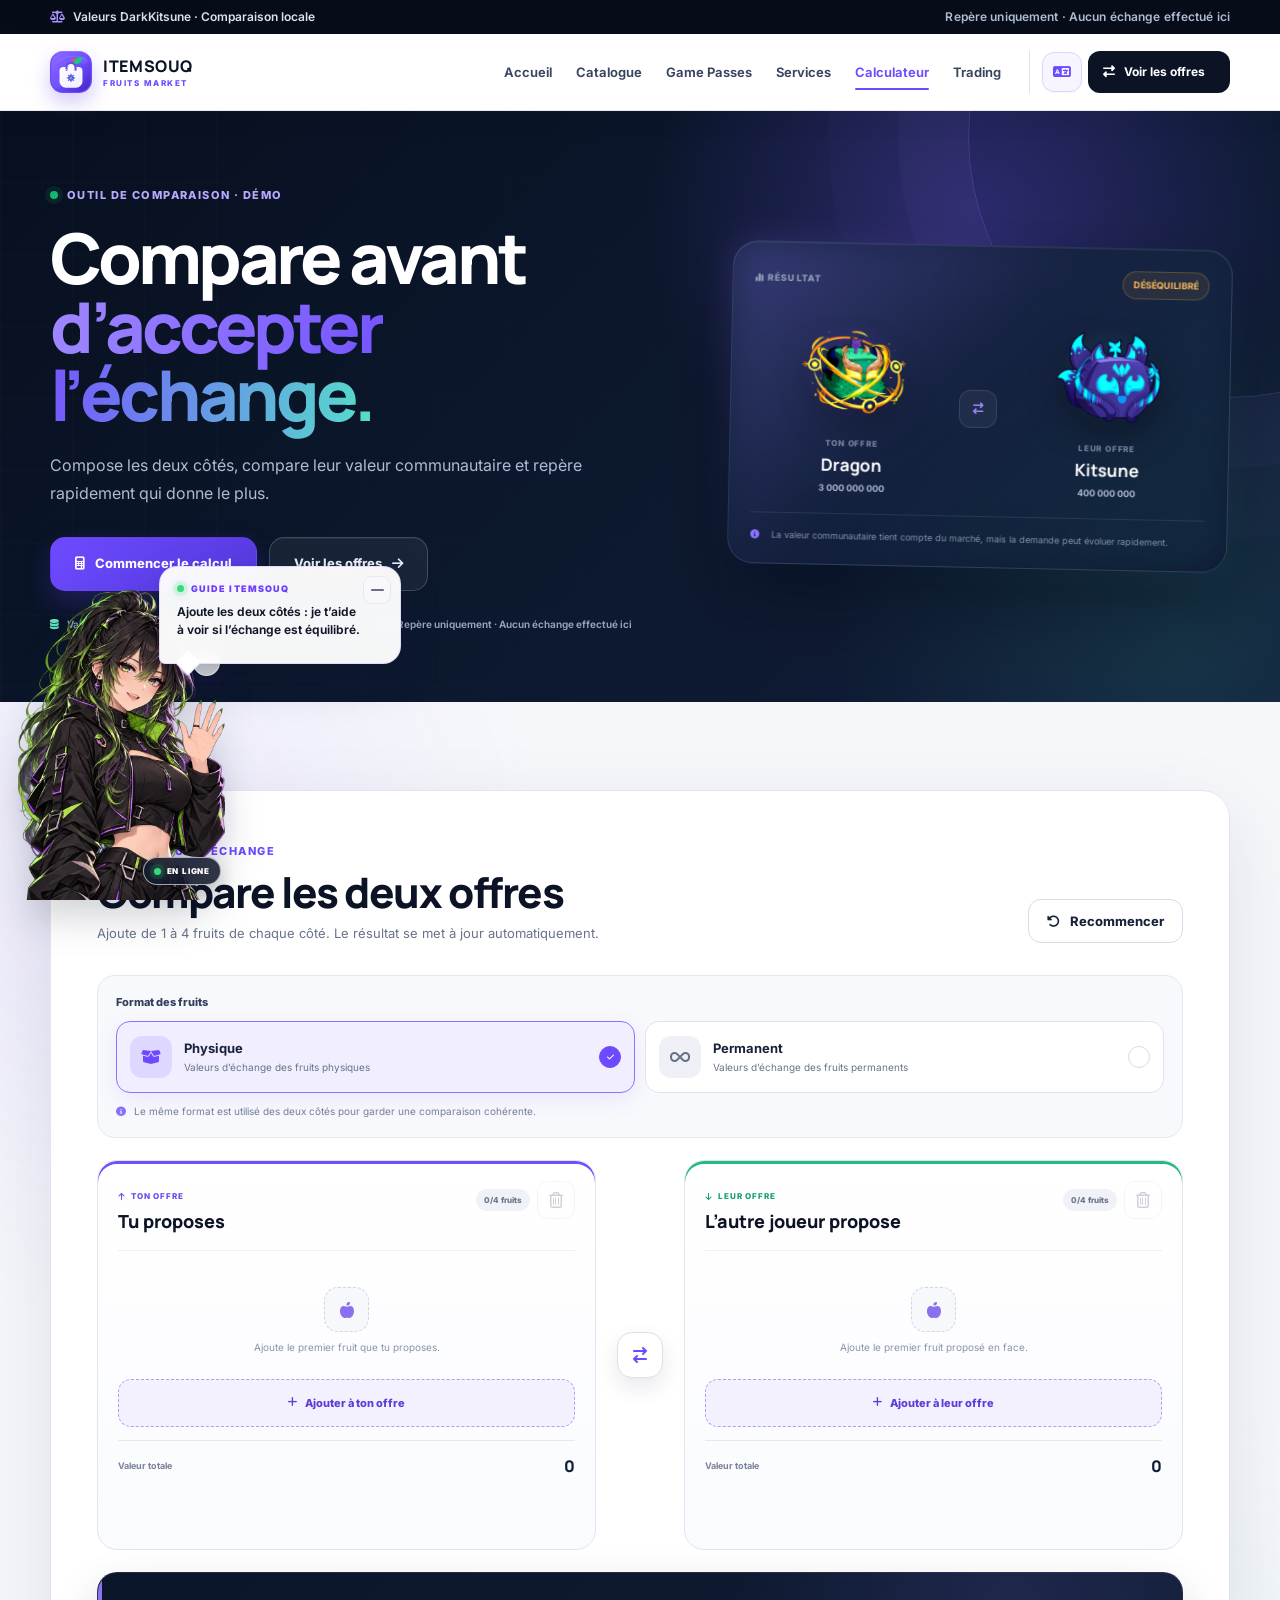
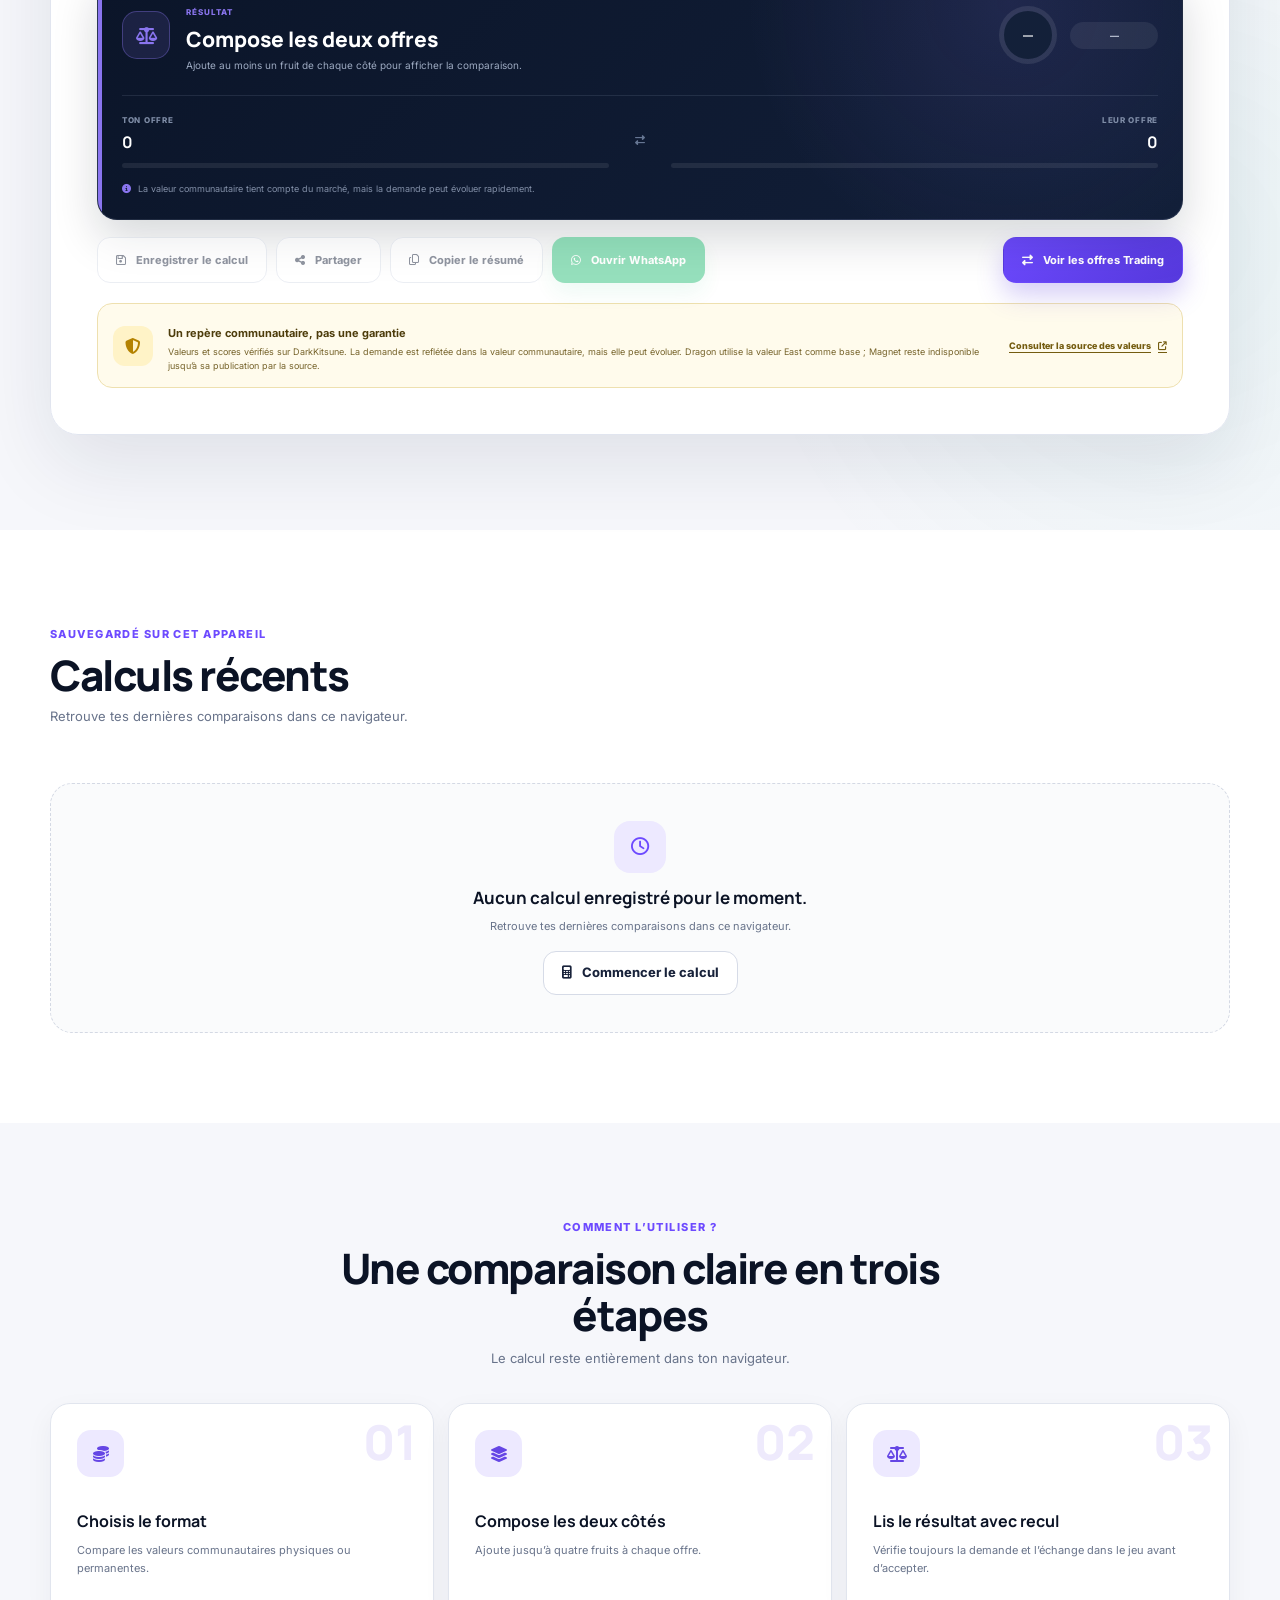
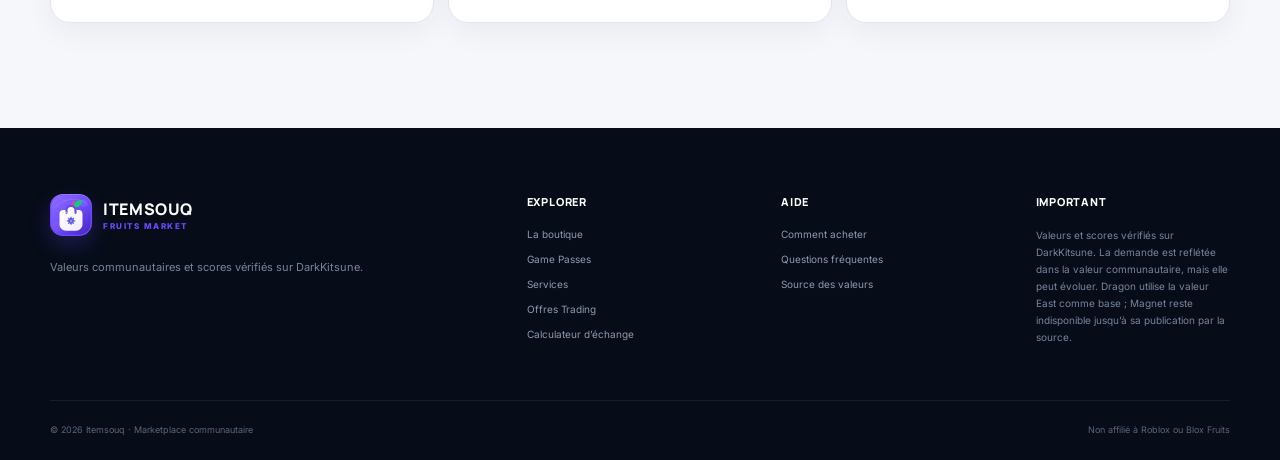
<file: calculator.html>
<!doctype html>
<html lang="fr">
<head>
  <meta charset="utf-8">
  <meta name="viewport" content="width=device-width, initial-scale=1">
  <meta name="description" content="Compare jusqu’à quatre fruits de chaque côté avec les valeurs communautaires DarkKitsune." data-i18n-content="calculator.meta.description">
  <meta name="theme-color" content="#07111f">
  <title data-i18n="calculator.meta.title">Calculateur d’échange · Itemsouq Fruits</title>
  <link rel="icon" href="assets/favicon.svg?v=2" type="image/svg+xml">
  <link rel="preconnect" href="https://fonts.googleapis.com">
  <link rel="preconnect" href="https://fonts.gstatic.com" crossorigin>
  <link href="https://fonts.googleapis.com/css2?family=Inter:wght@400;500;600;700;800&family=Manrope:wght@600;700;800&display=swap" rel="stylesheet">
  <link rel="stylesheet" href="https://cdnjs.cloudflare.com/ajax/libs/font-awesome/6.5.1/css/all.min.css">
  <link rel="stylesheet" href="assets/css/style.css?v=20260907-1">
  <link rel="stylesheet" href="assets/css/features.css?v=20260902-9">
  <link rel="stylesheet" href="assets/css/calculator.css?v=20260925-1">
  <link rel="stylesheet" href="assets/css/assistant.css?v=20260922-2">
</head>
<body class="calculator-page">
  <a class="skip-link" href="#calculator-workspace" data-i18n="calculator.skip">Aller au calculateur</a>

  <div class="announcement calculator-announcement">
    <div class="container announcement-inner">
      <span><i class="fa-solid fa-scale-balanced" aria-hidden="true"></i> <span data-i18n="calculator.announcement.values">Valeurs DarkKitsune · Comparaison locale</span></span>
      <span class="announcement-payments" data-i18n="calculator.announcement.notice">Repère uniquement · Aucun échange effectué ici</span>
    </div>
  </div>

  <header class="site-header" id="top">
    <div class="container header-inner">
      <a class="brand" href="index.html" aria-label="Itemsouq Fruits, accueil" data-i18n-aria="trading.brandHomeAria">
        <span class="brand-mark" aria-hidden="true"><img src="assets/brand/itemsouq-mark.svg" alt="" width="64" height="64"></span>
        <span class="brand-copy"><strong>ITEMSOUQ</strong><small>FRUITS MARKET</small></span>
      </a>

      <button class="mobile-language-control" type="button" data-language-toggle aria-label="Afficher le site en Darija" title="Afficher le site en Darija">
        <i class="fa-solid fa-language" aria-hidden="true"></i>
        <span data-language-label>FR</span>
      </button>

      <nav class="desktop-nav" aria-label="Navigation principale" data-i18n-aria="aria.mainNavigation">
        <a href="index.html" data-i18n="nav.home">Accueil</a>
        <a href="index.html#catalogue" data-i18n="nav.catalogue">Catalogue</a>
        <a href="gamepasses.html" data-i18n="nav.gamepasses">Game Passes</a>
        <a href="services.html" data-i18n="nav.services">Services</a>
        <a class="nav-active" href="calculator.html" aria-current="page" data-i18n="nav.calculator">Calculateur</a>
        <a href="trading.html" data-i18n="nav.trading">Trading</a>
      </nav>

      <div class="header-actions">
        <button class="icon-action language-toggle header-utility" type="button" data-language-toggle aria-label="Afficher le site en Darija">
          <i class="fa-solid fa-language" aria-hidden="true"></i>
          <span class="utility-label" data-language-label>FR</span>
        </button>
        <a class="cart-trigger calculator-trading-trigger" href="trading.html" aria-label="Voir les offres" title="Voir les offres" data-i18n-aria="calculator.heroBrowseTrades" data-i18n-title="calculator.heroBrowseTrades">
          <i class="fa-solid fa-right-left" aria-hidden="true"></i>
          <span data-i18n="calculator.heroBrowseTrades">Voir les offres</span>
        </a>
        <button class="mobile-menu-trigger" type="button" aria-label="Ouvrir le menu" data-i18n-aria="aria.openMenu" aria-controls="mobile-menu" aria-expanded="false">
          <i class="fa-solid fa-bars" aria-hidden="true"></i>
        </button>
      </div>
    </div>

    <nav class="mobile-menu" id="mobile-menu" aria-label="Navigation mobile" data-i18n-aria="aria.mobileNavigation" hidden>
      <a href="index.html"><i class="fa-solid fa-house" aria-hidden="true"></i> <span data-i18n="nav.home">Accueil</span></a>
      <a href="index.html#catalogue"><i class="fa-solid fa-store" aria-hidden="true"></i> <span data-i18n="nav.catalogue">Catalogue</span></a>
      <a href="gamepasses.html"><i class="fa-solid fa-ticket" aria-hidden="true"></i> <span data-i18n="nav.gamepasses">Game Passes</span></a>
      <a href="services.html"><i class="fa-solid fa-hand-sparkles" aria-hidden="true"></i> <span data-i18n="nav.services">Services</span></a>
      <a class="mobile-active" href="calculator.html" aria-current="page"><i class="fa-solid fa-calculator" aria-hidden="true"></i> <span data-i18n="nav.calculator">Calculateur</span></a>
      <a href="trading.html"><i class="fa-solid fa-right-left" aria-hidden="true"></i> <span data-i18n="nav.trading">Trading</span></a>
    </nav>
  </header>

  <main>
    <section class="calculator-hero" aria-labelledby="calculator-hero-title">
      <div class="container calculator-hero-layout">
        <div class="calculator-hero-copy">
          <div class="calculator-eyebrow"><span class="live-dot"></span> <span data-i18n="calculator.heroEyebrow">OUTIL DE COMPARAISON · DÉMO</span></div>
          <h1 id="calculator-hero-title" data-i18n-html="calculator.heroTitle">Compare avant<br><span>d’accepter l’échange.</span></h1>
          <p data-i18n="calculator.heroCopy">Compose les deux côtés, compare leur valeur communautaire et repère rapidement qui donne le plus.</p>
          <div class="calculator-hero-actions">
            <a class="btn btn-primary btn-large" href="#calculator-workspace"><i class="fa-solid fa-calculator" aria-hidden="true"></i> <span data-i18n="calculator.heroStart">Commencer le calcul</span></a>
            <a class="btn calculator-ghost-button btn-large" href="trading.html"><span data-i18n="calculator.heroBrowseTrades">Voir les offres</span> <i class="fa-solid fa-arrow-right" aria-hidden="true"></i></a>
          </div>
          <div class="calculator-hero-trust">
            <span><i class="fa-solid fa-database" aria-hidden="true"></i> <span data-i18n="calculator.source.copy">Valeurs communautaires et scores vérifiés sur DarkKitsune.</span></span>
            <span><i class="fa-solid fa-shield-halved" aria-hidden="true"></i> <span data-i18n="calculator.announcement.notice">Repère uniquement · Aucun échange effectué ici</span></span>
          </div>
        </div>

        <div class="calculator-hero-preview" aria-hidden="true">
          <div class="calculator-preview-top">
            <span><i class="fa-solid fa-chart-simple"></i> <span data-i18n="calculator.result.kicker">RÉSULTAT</span></span>
            <b data-i18n="calculator.result.uneven">Déséquilibré</b>
          </div>
          <div class="calculator-preview-sides">
            <div class="calculator-preview-fruit">
              <span class="calculator-preview-image dragon"><img src="assets/images/fruits/dragon.webp" alt="" width="512" height="498"></span>
              <small data-i18n="calculator.side.yours">TON OFFRE</small>
              <strong>Dragon</strong>
              <b>3 000 000 000</b>
            </div>
            <span class="calculator-preview-swap"><i class="fa-solid fa-arrow-right-arrow-left"></i></span>
            <div class="calculator-preview-fruit">
              <span class="calculator-preview-image kitsune"><img src="assets/images/fruits/kitsune.webp" alt="" width="512" height="512"></span>
              <small data-i18n="calculator.side.theirs">LEUR OFFRE</small>
              <strong>Kitsune</strong>
              <b>400 000 000</b>
            </div>
          </div>
          <div class="calculator-preview-foot"><i class="fa-solid fa-circle-info"></i> <span data-i18n="calculator.result.marketNote">La demande réelle entre joueurs peut modifier l’intérêt de l’échange.</span></div>
        </div>
      </div>
    </section>

    <section class="calculator-workspace-section" id="calculator-workspace" aria-labelledby="calculator-title">
      <div class="container">
        <div class="calculator-shell">
          <header class="calculator-workspace-head">
            <div>
              <span class="section-kicker" data-i18n="calculator.workspaceKicker">CALCULATEUR D’ÉCHANGE</span>
              <h2 id="calculator-title" data-i18n="calculator.workspaceTitle">Compare les deux offres</h2>
              <p data-i18n="calculator.workspaceCopy">Ajoute de 1 à 4 fruits de chaque côté. Le résultat se met à jour automatiquement.</p>
            </div>
            <button class="btn btn-secondary calculator-reset-button" id="calc-reset" type="button">
              <i class="fa-solid fa-rotate-left" aria-hidden="true"></i> <span data-i18n="calculator.action.reset">Recommencer</span>
            </button>
          </header>

          <div class="calculator-format-panel">
            <fieldset class="calculator-mode" id="calculator-mode" aria-describedby="calc-mode-help">
              <legend data-i18n="calculator.formatLegend">Format des fruits</legend>
              <div class="calculator-mode-options">
                <label class="calculator-mode-option">
                  <input type="radio" name="calc-mode" value="physical" checked>
                  <span class="calculator-mode-icon"><i class="fa-solid fa-box-open" aria-hidden="true"></i></span>
                  <span class="calculator-mode-copy"><strong data-i18n="trading.mode.physical">Physique</strong><small data-i18n="calculator.formatPhysicalHint">Valeurs d’échange des fruits physiques</small></span>
                  <span class="calculator-mode-check" aria-hidden="true"><i class="fa-solid fa-check"></i></span>
                </label>
                <label class="calculator-mode-option">
                  <input type="radio" name="calc-mode" value="permanent">
                  <span class="calculator-mode-icon"><i class="fa-solid fa-infinity" aria-hidden="true"></i></span>
                  <span class="calculator-mode-copy"><strong data-i18n="trading.mode.permanent">Permanent</strong><small data-i18n="calculator.formatPermanentHint">Valeurs d’échange des fruits permanents</small></span>
                  <span class="calculator-mode-check" aria-hidden="true"><i class="fa-solid fa-check"></i></span>
                </label>
              </div>
            </fieldset>
            <p class="calculator-format-help" id="calc-mode-help"><i class="fa-solid fa-circle-info" aria-hidden="true"></i> <span data-i18n="calculator.formatHelp">Le même format est utilisé des deux côtés pour garder une comparaison cohérente.</span></p>
          </div>

          <div class="calculator-board" aria-label="Calculateur d’échange" data-i18n-aria="calculator.aria.main">
            <fieldset class="calculator-side calculator-side-left" data-calc-side="left">
              <legend class="sr-only" data-i18n="calculator.aria.yourSide">Fruits de ton offre</legend>
              <div class="calculator-side-head">
                <div><span class="calculator-side-kicker give"><i class="fa-solid fa-arrow-up" aria-hidden="true"></i> <span data-i18n="calculator.side.yours">TON OFFRE</span></span><h3 data-i18n="calculator.side.youGive">Tu proposes</h3></div>
                <div class="calculator-side-tools">
                  <span class="calculator-side-count" id="calc-left-count">0/4 fruits</span>
                  <button class="calculator-side-clear" type="button" data-clear-side="left" disabled title="Vider ce côté" data-i18n-title="calculator.side.clear"><i class="fa-regular fa-trash-can" aria-hidden="true"></i><span class="sr-only" data-i18n="calculator.side.clear">Vider ce côté</span></button>
                </div>
              </div>
              <div class="calculator-fruit-list" id="calc-left-list" aria-live="polite"></div>
              <div class="calculator-side-empty" id="calc-left-empty">
                <span><i class="fa-solid fa-apple-whole" aria-hidden="true"></i></span>
                <p data-i18n="calculator.side.emptyYours">Ajoute le premier fruit que tu proposes.</p>
              </div>
              <button class="calculator-add-fruit" type="button" data-open-picker="left" aria-haspopup="dialog" aria-controls="calc-picker-modal" aria-expanded="false">
                <i class="fa-solid fa-plus" aria-hidden="true"></i> <span data-i18n="calculator.side.addYours">Ajouter à ton offre</span>
              </button>
              <div class="calculator-side-total"><span data-i18n="calculator.side.total">Valeur totale</span><strong id="calc-left-total">0</strong></div>
            </fieldset>

            <div class="calculator-swap-rail">
              <button class="calculator-swap-button" id="calc-swap" type="button" aria-label="Inverser ton offre et leur offre" title="Inverser les offres" data-i18n-aria="calculator.action.swapAria" data-i18n-title="calculator.action.swap">
                <i class="fa-solid fa-arrow-right-arrow-left" aria-hidden="true"></i><span class="sr-only" data-i18n="calculator.action.swap">Inverser les offres</span>
              </button>
            </div>

            <fieldset class="calculator-side calculator-side-right" data-calc-side="right">
              <legend class="sr-only" data-i18n="calculator.aria.theirSide">Fruits de leur offre</legend>
              <div class="calculator-side-head">
                <div><span class="calculator-side-kicker want"><i class="fa-solid fa-arrow-down" aria-hidden="true"></i> <span data-i18n="calculator.side.theirs">LEUR OFFRE</span></span><h3 data-i18n="calculator.side.theyGive">L’autre joueur propose</h3></div>
                <div class="calculator-side-tools">
                  <span class="calculator-side-count" id="calc-right-count">0/4 fruits</span>
                  <button class="calculator-side-clear" type="button" data-clear-side="right" disabled title="Vider ce côté" data-i18n-title="calculator.side.clear"><i class="fa-regular fa-trash-can" aria-hidden="true"></i><span class="sr-only" data-i18n="calculator.side.clear">Vider ce côté</span></button>
                </div>
              </div>
              <div class="calculator-fruit-list" id="calc-right-list" aria-live="polite"></div>
              <div class="calculator-side-empty" id="calc-right-empty">
                <span><i class="fa-solid fa-apple-whole" aria-hidden="true"></i></span>
                <p data-i18n="calculator.side.emptyTheirs">Ajoute le premier fruit proposé en face.</p>
              </div>
              <button class="calculator-add-fruit" type="button" data-open-picker="right" aria-haspopup="dialog" aria-controls="calc-picker-modal" aria-expanded="false">
                <i class="fa-solid fa-plus" aria-hidden="true"></i> <span data-i18n="calculator.side.addTheirs">Ajouter à leur offre</span>
              </button>
              <div class="calculator-side-total"><span data-i18n="calculator.side.total">Valeur totale</span><strong id="calc-right-total">0</strong></div>
            </fieldset>
          </div>

          <section class="calculator-result is-waiting" id="calc-result" aria-live="polite" aria-atomic="true" aria-labelledby="calc-result-label">
            <div class="calculator-result-head">
              <span class="calculator-result-icon" aria-hidden="true"><i class="fa-solid fa-scale-balanced" id="calc-result-icon"></i></span>
              <div class="calculator-result-copy">
                <span class="calculator-result-kicker" data-i18n="calculator.result.kicker">RÉSULTAT</span>
                <h3 id="calc-result-label">Compose les deux offres</h3>
                <p id="calc-result-copy">Ajoute au moins un fruit de chaque côté pour afficher la comparaison.</p>
              </div>
              <div class="calculator-result-metrics" aria-hidden="true">
                <span class="calculator-score-ring" id="calc-score-ring"><strong id="calc-score">—</strong></span>
                <strong class="calculator-result-gap" id="calc-result-gap">—</strong>
              </div>
            </div>
            <div class="calculator-result-values" aria-hidden="true">
              <div class="calculator-result-side">
                <span data-i18n="calculator.side.yours">TON OFFRE</span><strong id="calc-result-left">0</strong>
                <span class="calculator-value-bar"><i id="calc-left-bar"></i></span>
              </div>
              <div class="calculator-result-divider"><i class="fa-solid fa-right-left"></i></div>
              <div class="calculator-result-side is-right">
                <span data-i18n="calculator.side.theirs">LEUR OFFRE</span><strong id="calc-result-right">0</strong>
                <span class="calculator-value-bar"><i id="calc-right-bar"></i></span>
              </div>
            </div>
            <p class="calculator-market-note"><i class="fa-solid fa-circle-info" aria-hidden="true"></i> <span data-i18n="calculator.result.marketNote">La demande réelle entre joueurs peut modifier l’intérêt de l’échange.</span></p>
          </section>

          <div class="calculator-actions">
            <button class="btn btn-secondary" id="calc-save" type="button" disabled><i class="fa-regular fa-floppy-disk" aria-hidden="true"></i> <span data-i18n="calculator.action.save">Enregistrer le calcul</span></button>
            <button class="btn btn-secondary" id="calc-share" type="button" disabled aria-label="Partager le calcul" data-i18n-aria="calculator.aria.share"><i class="fa-solid fa-share-nodes" aria-hidden="true"></i> <span data-i18n="calculator.action.share">Partager</span></button>
            <button class="btn btn-secondary calculator-copy-action" id="calc-copy" type="button" disabled aria-label="Copier le résumé du calcul" data-i18n-aria="calculator.aria.copy"><i class="fa-regular fa-copy" aria-hidden="true"></i> <span data-i18n="calculator.action.copy">Copier le résumé</span></button>
            <a class="btn calculator-whatsapp-action is-disabled" id="calc-whatsapp" href="#" aria-disabled="true" tabindex="-1" target="_blank" rel="noopener"><i class="fa-brands fa-whatsapp" aria-hidden="true"></i> <span data-i18n="hero.whatsapp">Ouvrir WhatsApp</span></a>
            <a class="btn btn-primary" id="calc-find-offers" href="trading.html"><i class="fa-solid fa-right-left" aria-hidden="true"></i> <span data-i18n="calculator.action.openTrading">Voir les offres Trading</span></a>
          </div>

          <aside class="calculator-disclaimer" role="note">
            <span class="calculator-disclaimer-icon"><i class="fa-solid fa-shield-halved" aria-hidden="true"></i></span>
            <div><strong data-i18n="calculator.source.title">Un repère communautaire, pas une garantie</strong><p data-i18n="calculator.source.disclaimer">Valeurs et scores vérifiés sur DarkKitsune. La demande est reflétée dans la valeur communautaire, mais elle peut évoluer. Dragon utilise la valeur East comme base ; Magnet reste indisponible jusqu’à sa publication par la source.</p></div>
            <a href="https://darkkitsune.com/fruits" target="_blank" rel="noopener"><span data-i18n="calculator.source.link">Consulter la source des valeurs</span> <i class="fa-solid fa-arrow-up-right-from-square" aria-hidden="true"></i></a>
          </aside>
        </div>
      </div>
    </section>

    <section class="calculator-history-section" id="calc-history-section" aria-labelledby="calc-history-title">
      <div class="container">
        <header class="calculator-history-head">
          <div><span class="section-kicker" data-i18n="calculator.history.kicker">SAUVEGARDÉ SUR CET APPAREIL</span><h2 id="calc-history-title" data-i18n="calculator.history.title">Calculs récents</h2><p data-i18n="calculator.history.copy">Retrouve tes dernières comparaisons dans ce navigateur.</p></div>
          <button class="btn btn-secondary" id="calc-history-clear" type="button" disabled><i class="fa-regular fa-trash-can" aria-hidden="true"></i> <span data-i18n="calculator.history.clear">Tout effacer</span></button>
        </header>
        <div class="calculator-history" id="calc-history" role="list" aria-label="Calculs récents" data-i18n-aria="calculator.aria.history"></div>
        <div class="calculator-history-empty" id="calc-history-empty">
          <span><i class="fa-regular fa-clock" aria-hidden="true"></i></span>
          <h3 data-i18n="calculator.history.empty">Aucun calcul enregistré pour le moment.</h3>
          <p data-i18n="calculator.history.copy">Retrouve tes dernières comparaisons dans ce navigateur.</p>
          <a class="btn btn-secondary" href="#calculator-workspace"><i class="fa-solid fa-calculator" aria-hidden="true"></i> <span data-i18n="calculator.heroStart">Commencer le calcul</span></a>
        </div>
      </div>
    </section>

    <section class="calculator-how" aria-labelledby="calculator-how-title">
      <div class="container">
        <div class="section-heading centered">
          <span class="section-kicker" data-i18n="calculator.howKicker">COMMENT L’UTILISER ?</span>
          <h2 id="calculator-how-title" data-i18n="calculator.howTitle">Une comparaison claire en trois étapes</h2>
          <p data-i18n="calculator.howCopy">Le calcul reste entièrement dans ton navigateur.</p>
        </div>
        <div class="calculator-how-grid">
          <article><span>01</span><i class="fa-solid fa-coins" aria-hidden="true"></i><h3 data-i18n="calculator.step1Title">Choisis le format</h3><p data-i18n="calculator.step1Copy">Compare les valeurs communautaires physiques ou permanentes.</p></article>
          <article><span>02</span><i class="fa-solid fa-layer-group" aria-hidden="true"></i><h3 data-i18n="calculator.step2Title">Compose les deux côtés</h3><p data-i18n="calculator.step2Copy">Ajoute jusqu’à quatre fruits à chaque offre.</p></article>
          <article><span>03</span><i class="fa-solid fa-scale-balanced" aria-hidden="true"></i><h3 data-i18n="calculator.step3Title">Lis le résultat avec recul</h3><p data-i18n="calculator.step3Copy">Vérifie toujours la demande et l’échange dans le jeu avant d’accepter.</p></article>
        </div>
      </div>
    </section>
  </main>

  <footer class="site-footer">
    <div class="container footer-grid">
      <div>
        <a class="brand footer-brand" href="index.html" aria-label="Itemsouq Fruits, accueil" data-i18n-aria="trading.brandHomeAria">
          <span class="brand-mark" aria-hidden="true"><img src="assets/brand/itemsouq-mark.svg" alt="" width="64" height="64" loading="lazy"></span>
          <span class="brand-copy"><strong>ITEMSOUQ</strong><small>FRUITS MARKET</small></span>
        </a>
        <p data-i18n="calculator.source.copy">Valeurs communautaires et scores vérifiés sur DarkKitsune.</p>
      </div>
      <div>
        <h3 data-i18n="trading.footer.explore">Explorer</h3>
        <a href="index.html#catalogue" data-i18n="trading.footer.shop">La boutique</a>
        <a href="gamepasses.html" data-i18n="footer.gamepasses">Game Passes</a>
        <a href="services.html" data-i18n="footer.services">Services</a>
        <a href="trading.html" data-i18n="trading.footer.offers">Offres Trading</a>
        <a href="calculator.html" data-i18n="footer.tradeCalculator">Calculateur d’échange</a>
      </div>
      <div>
        <h3 data-i18n="trading.footer.help">Aide</h3>
        <a href="index.html#comment-acheter" data-i18n="nav.how">Comment acheter</a>
        <a href="index.html#faq" data-i18n="trading.footer.faq">Questions fréquentes</a>
        <a href="https://darkkitsune.com/fruits" target="_blank" rel="noopener" data-i18n="trading.footer.source">Source des valeurs</a>
      </div>
      <div>
        <h3 data-i18n="trading.footer.important">Important</h3>
        <p class="footer-small" data-i18n="calculator.source.disclaimer">Valeurs et scores vérifiés sur DarkKitsune. La demande est reflétée dans la valeur communautaire, mais elle peut évoluer.</p>
      </div>
    </div>
    <div class="container footer-bottom"><span data-i18n="trading.footer.copyright">© 2026 Itemsouq · Marketplace communautaire</span><span data-i18n="trading.footer.disclaimer">Non affilié à Roblox ou Blox Fruits</span></div>
  </footer>

  <div class="modal-shell calculator-picker-modal" id="calc-picker-modal" role="dialog" aria-modal="true" aria-labelledby="calc-picker-title" hidden>
    <div class="modal-card calculator-picker-card">
      <div class="modal-head calculator-picker-head">
        <div><span class="drawer-kicker" data-i18n="calculator.workspaceKicker">CALCULATEUR D’ÉCHANGE</span><h2 id="calc-picker-title" tabindex="-1" data-i18n="calculator.picker.titleYours">Ajouter à ton offre</h2><p id="calc-picker-copy">Sélectionne jusqu’à quatre fruits au total. Utilise + pour répéter un fruit.</p></div>
        <button class="modal-close" type="button" data-close-picker aria-label="Fermer le sélecteur de fruits" data-i18n-aria="calculator.picker.closeAria"><i class="fa-solid fa-xmark" aria-hidden="true"></i></button>
      </div>
      <div class="modal-body calculator-picker-body">
        <label class="calculator-picker-search">
          <span class="sr-only" data-i18n="calculator.picker.searchLabel">Rechercher un fruit</span>
          <i class="fa-solid fa-magnifying-glass" aria-hidden="true"></i>
          <input id="calc-picker-search" type="search" placeholder="Rechercher Dragon, Kitsune…" data-i18n-placeholder="calculator.picker.searchPlaceholder" autocomplete="off">
        </label>
        <div class="calculator-picker-meta"><span id="calc-picker-count" aria-live="polite">0 sur 4 sélectionné(s)</span><button type="button" id="calc-picker-clear-search" data-i18n="calculator.picker.clearSearch">Effacer la recherche</button></div>
        <div class="calculator-picker-list" id="calc-picker-list" role="group" aria-label="Sélectionner des fruits" data-i18n-aria="calculator.picker.copy"></div>
        <div class="calculator-picker-empty" id="calc-picker-empty" hidden>
          <span><i class="fa-solid fa-magnifying-glass" aria-hidden="true"></i></span>
          <p data-i18n="calculator.picker.noResults">Aucun fruit ne correspond à cette recherche.</p>
        </div>
      </div>
      <div class="modal-foot calculator-picker-foot">
        <button class="btn btn-secondary" type="button" data-close-picker data-i18n="trading.close">Fermer</button>
        <button class="btn btn-primary" id="calc-picker-done" type="button"><span data-i18n="calculator.picker.done">Terminer</span> <i class="fa-solid fa-check" aria-hidden="true"></i></button>
      </div>
    </div>
  </div>

  <div class="toast calculator-toast" id="calc-toast" role="status" aria-live="polite" aria-atomic="true" hidden>
    <span class="toast-icon"><i class="fa-solid fa-check" aria-hidden="true"></i></span><span id="calc-toast-message">Calcul enregistré</span>
  </div>
  <div class="sr-only" id="calc-alert" role="alert" aria-live="assertive" aria-atomic="true"></div>

  <aside class="calculator-mobile-summary calc-mobile-summary" id="calc-mobile-summary" aria-hidden="true" hidden>
    <span><small data-i18n="calculator.side.yours">TON OFFRE</small><strong id="calc-mobile-left">0</strong></span>
    <span class="calculator-mobile-verdict"><i class="fa-solid fa-scale-balanced"></i><b id="calc-mobile-verdict">Compose les deux offres</b></span>
    <span class="is-right"><small data-i18n="calculator.side.theirs">LEUR OFFRE</small><strong id="calc-mobile-right">0</strong></span>
  </aside>

  <nav class="mobile-bottom-nav" aria-label="Navigation rapide" data-i18n-aria="aria.quickNavigation">
    <a href="index.html"><i class="fa-solid fa-house" aria-hidden="true"></i><span data-i18n="mobile.home">Accueil</span></a>
    <a href="index.html#catalogue"><i class="fa-solid fa-store" aria-hidden="true"></i><span data-i18n="mobile.shop">Boutique</span></a>
    <a href="trading.html"><i class="fa-solid fa-right-left" aria-hidden="true"></i><span data-i18n="mobile.trade">Trading</span></a>
    <a href="calculator.html" class="active" aria-current="page"><i class="fa-solid fa-calculator" aria-hidden="true"></i><span data-i18n="mobile.calculator">Calcul</span></a>
    <a href="#calc-history-section"><i class="fa-regular fa-clock" aria-hidden="true"></i><span data-i18n="calculator.mobile.history">Historique</span></a>
  </nav>

  <script src="assets/js/config.js?v=20260905-1"></script>
  <script src="assets/js/fruits.js?v=20260925-1"></script>
  <script src="assets/js/locale.js?v=20260925-1"></script>
  <script src="assets/js/calculator.js?v=20260925-1"></script>
  <script src="assets/js/assistant.js?v=20260922-2"></script>
</body>
</html>
</file>
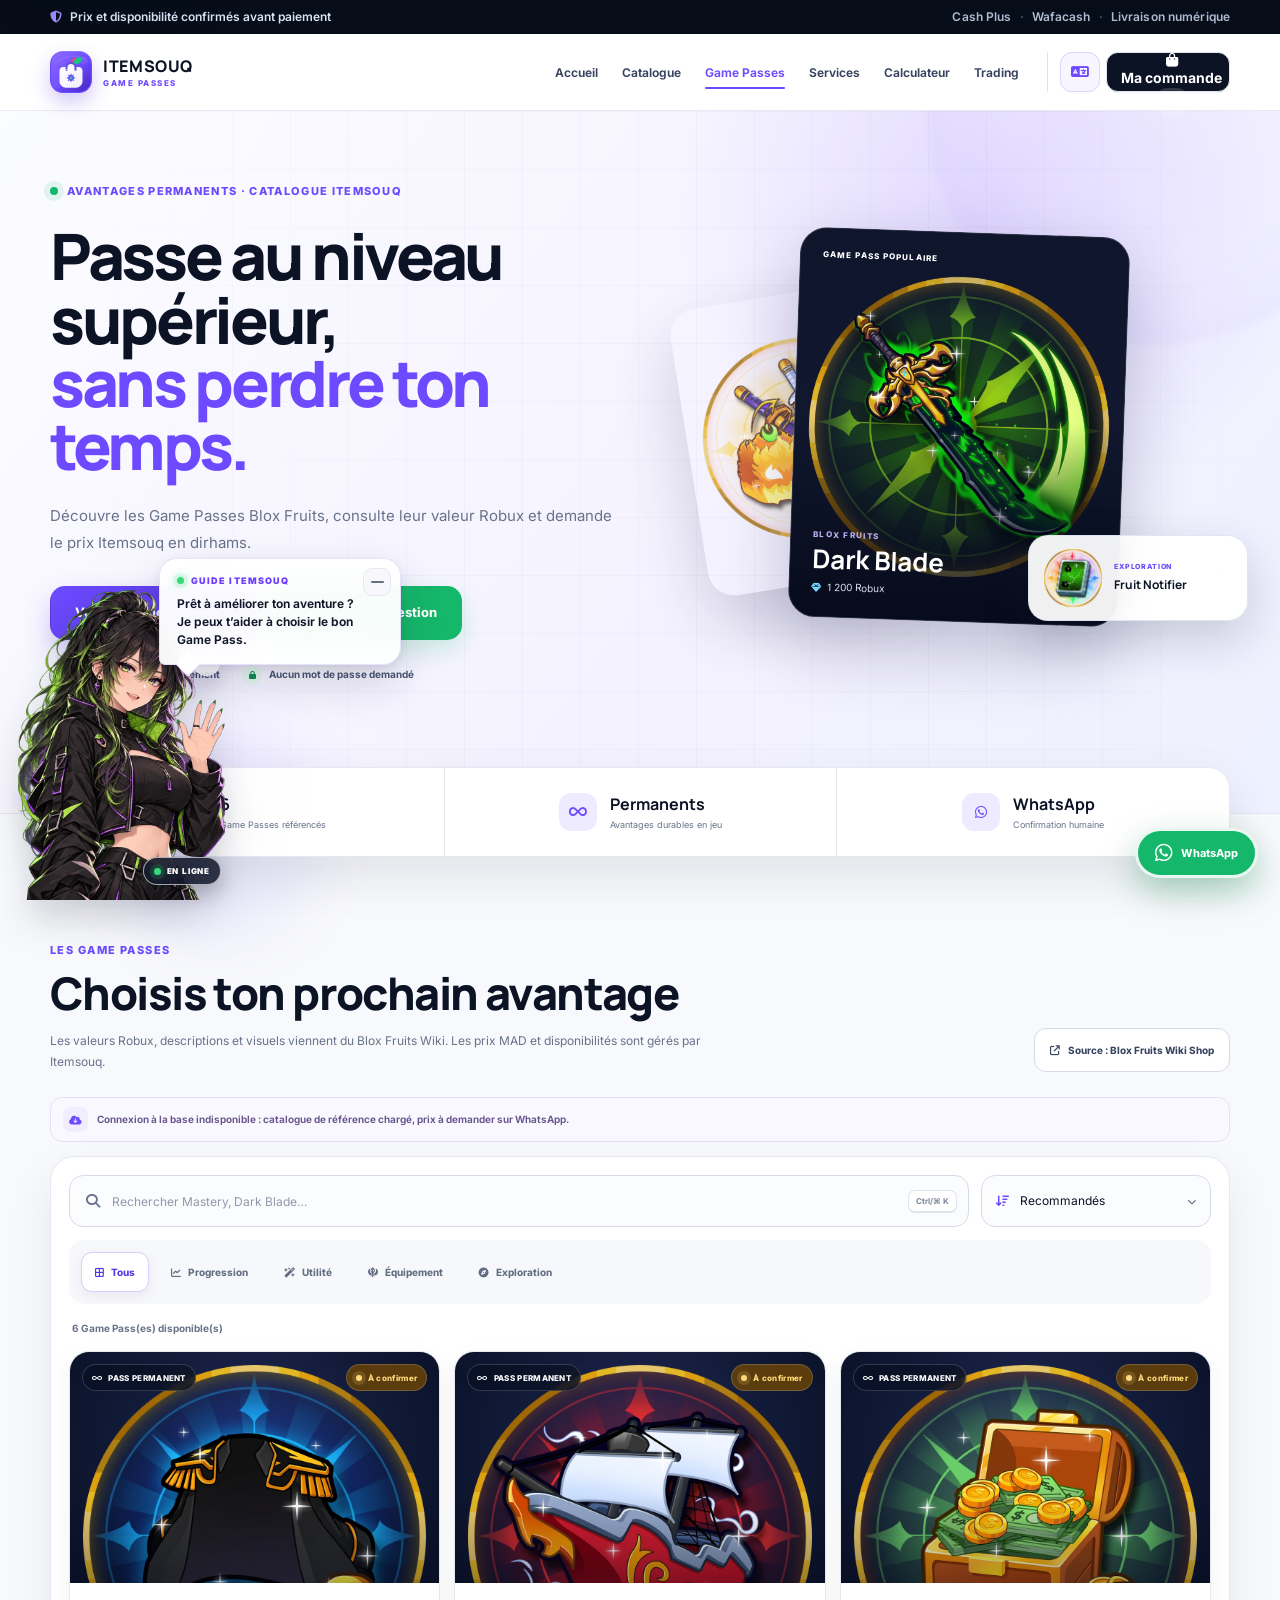
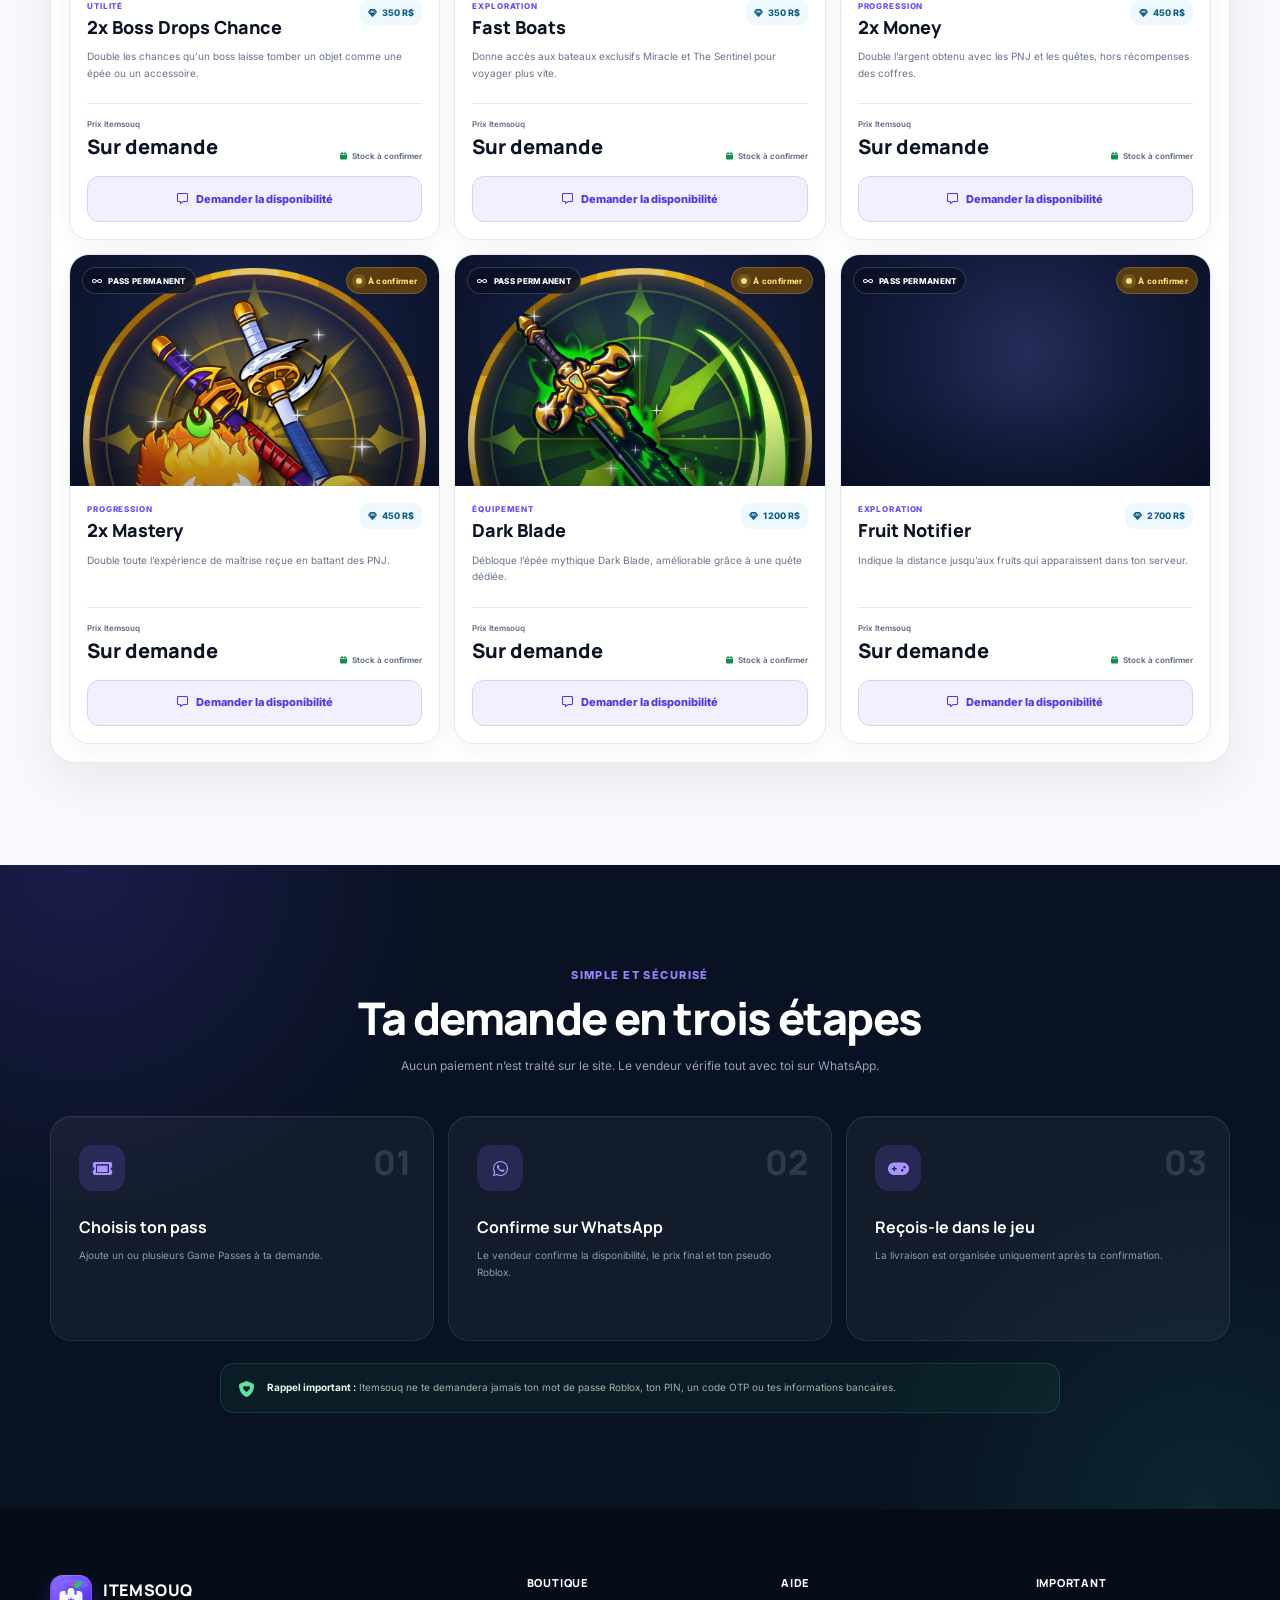
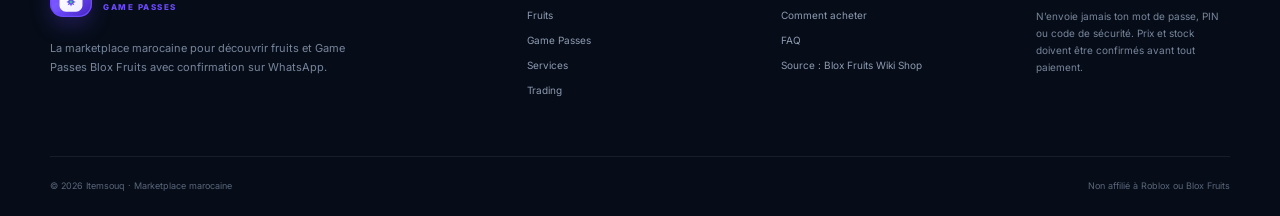
<file: gamepasses.html>
<!doctype html>
<html lang="fr">
<head>
  <meta charset="utf-8">
  <meta name="viewport" content="width=device-width, initial-scale=1">
  <meta name="description" content="Découvre les Game Passes Blox Fruits proposés par Itemsouq au Maroc, avec prix et disponibilité confirmés sur WhatsApp." data-gp-i18n-content="meta.description">
  <meta name="theme-color" content="#07111f">
  <title data-gp-i18n="meta.title">Game Passes Blox Fruits au Maroc · Itemsouq</title>
  <link rel="icon" href="assets/favicon.svg?v=2" type="image/svg+xml">
  <link rel="preconnect" href="https://fonts.googleapis.com">
  <link rel="preconnect" href="https://fonts.gstatic.com" crossorigin>
  <link href="https://fonts.googleapis.com/css2?family=Inter:wght@400;500;600;700;800&family=Manrope:wght@600;700;800&display=swap" rel="stylesheet">
  <link rel="stylesheet" href="https://cdnjs.cloudflare.com/ajax/libs/font-awesome/6.5.1/css/all.min.css">
  <link rel="stylesheet" href="assets/css/style.css?v=20260907-1">
  <link rel="stylesheet" href="assets/css/features.css?v=20260902-9">
  <link rel="stylesheet" href="assets/css/gamepasses.css?v=20260907-2">
  <link rel="stylesheet" href="assets/css/assistant.css?v=20260922-2">
</head>
<body class="gamepasses-page">
  <a class="skip-link" href="#gamepass-catalogue" data-gp-i18n="skip.catalogue">Aller aux Game Passes</a>

  <div class="announcement gamepass-announcement">
    <div class="container announcement-inner">
      <span><i class="fa-solid fa-shield-halved" aria-hidden="true"></i> <span data-gp-i18n="announcement.safe">Prix et disponibilité confirmés avant paiement</span></span>
      <span class="announcement-payments">Cash Plus <b>·</b> Wafacash <b>·</b> <span data-gp-i18n="announcement.delivery">Livraison numérique</span></span>
    </div>
  </div>

  <header class="site-header" id="top">
    <div class="container header-inner">
      <a class="brand" href="index.html" aria-label="Itemsouq, accueil" data-gp-i18n-aria="aria.brandHome">
        <span class="brand-mark" aria-hidden="true"><img src="assets/brand/itemsouq-mark.svg" alt="" width="64" height="64"></span>
        <span class="brand-copy">
          <strong>ITEMSOUQ</strong>
          <small>GAME PASSES</small>
        </span>
      </a>

      <nav class="desktop-nav" aria-label="Navigation principale" data-i18n-aria="aria.mainNavigation">
        <a href="index.html" data-i18n="nav.home">Accueil</a>
        <a href="index.html#catalogue" data-i18n="nav.catalogue">Catalogue</a>
        <a href="gamepasses.html" aria-current="page" data-gp-i18n="nav.gamepasses">Game Passes</a>
        <a href="services.html" data-gp-i18n="nav.services">Services</a>
        <a href="calculator.html" data-i18n="nav.calculator">Calculateur</a>
        <a href="trading.html" data-i18n="nav.trading">Trading</a>
      </nav>

      <div class="header-actions">
        <button class="icon-action language-toggle header-utility" type="button" data-language-toggle aria-label="Afficher le site en Darija">
          <i class="fa-solid fa-language" aria-hidden="true"></i>
          <span class="utility-label" data-language-label>FR</span>
        </button>
        <button class="cart-trigger header-utility gamepass-order-trigger" type="button" data-open-gamepass-cart aria-label="Ouvrir ma commande de Game Passes" data-gp-i18n-aria="aria.openCart" aria-controls="gamepass-cart" aria-expanded="false">
          <i class="fa-solid fa-bag-shopping" aria-hidden="true"></i>
          <span class="utility-label" data-gp-i18n="header.order">Ma commande</span>
          <span class="cart-count" id="gamepass-cart-count" role="status" aria-live="polite">0</span>
        </button>
        <button class="mobile-menu-trigger" type="button" aria-label="Ouvrir le menu" data-gp-i18n-aria="aria.openMenu" aria-controls="mobile-menu" aria-expanded="false">
          <i class="fa-solid fa-bars" aria-hidden="true"></i>
        </button>
      </div>
    </div>

    <nav class="mobile-menu" id="mobile-menu" aria-label="Navigation mobile" data-i18n-aria="aria.mobileNavigation" hidden>
      <a href="index.html"><i class="fa-solid fa-house" aria-hidden="true"></i> <span data-i18n="nav.home">Accueil</span></a>
      <a href="index.html#catalogue"><i class="fa-solid fa-store" aria-hidden="true"></i> <span data-i18n="nav.catalogue">Catalogue</span></a>
      <a href="gamepasses.html" aria-current="page"><i class="fa-solid fa-ticket" aria-hidden="true"></i> <span data-gp-i18n="nav.gamepasses">Game Passes</span></a>
      <a href="services.html"><i class="fa-solid fa-briefcase" aria-hidden="true"></i> <span data-gp-i18n="nav.services">Services</span></a>
      <a href="calculator.html"><i class="fa-solid fa-scale-balanced" aria-hidden="true"></i> <span data-i18n="nav.calculator">Calculateur</span></a>
      <a href="trading.html"><i class="fa-solid fa-right-left" aria-hidden="true"></i> <span data-i18n="nav.trading">Trading</span></a>
    </nav>
  </header>

  <main>
    <section class="gamepass-hero" aria-labelledby="gamepass-hero-title">
      <div class="gamepass-grid-pattern" aria-hidden="true"></div>
      <span class="gamepass-orb orb-one" aria-hidden="true"></span>
      <span class="gamepass-orb orb-two" aria-hidden="true"></span>
      <div class="container gamepass-hero-layout">
        <div class="gamepass-hero-copy">
          <div class="gamepass-eyebrow"><span class="live-dot"></span> <span data-gp-i18n="hero.eyebrow">Avantages permanents · Catalogue Itemsouq</span></div>
          <h1 id="gamepass-hero-title" data-gp-i18n-html="hero.title">Passe au niveau supérieur,<br><span>sans perdre ton temps.</span></h1>
          <p data-gp-i18n="hero.copy">Découvre les Game Passes Blox Fruits, consulte leur valeur Robux et demande le prix Itemsouq en dirhams.</p>
          <div class="gamepass-hero-actions">
            <a class="btn btn-primary btn-large" href="#gamepass-catalogue"><span data-gp-i18n="hero.explore">Voir les Game Passes</span> <i class="fa-solid fa-arrow-down" aria-hidden="true"></i></a>
            <a class="btn btn-whatsapp btn-large" id="gamepass-general-whatsapp" href="https://wa.me/?text=Salam%20Itemsouq" target="_blank" rel="noopener noreferrer"><i class="fa-brands fa-whatsapp" aria-hidden="true"></i> <span data-gp-i18n="hero.ask">Poser une question</span></a>
          </div>
          <div class="gamepass-trust" aria-label="Garanties de la commande" data-gp-i18n-aria="aria.guarantees">
            <span><i class="fa-solid fa-check" aria-hidden="true"></i> <span data-gp-i18n="hero.checkPrice">Prix confirmé avant paiement</span></span>
            <span><i class="fa-solid fa-lock" aria-hidden="true"></i> <span data-gp-i18n="hero.checkPassword">Aucun mot de passe demandé</span></span>
          </div>
        </div>

        <div class="gamepass-hero-visual" aria-hidden="true">
          <div class="pass-ticket ticket-back">
            <img src="assets/images/gamepasses/mastery.png" alt="" width="512" height="512">
          </div>
          <div class="pass-ticket ticket-main">
            <div class="ticket-topline"><span data-gp-i18n="hero.featured">GAME PASS POPULAIRE</span><i class="fa-solid fa-sparkles"></i></div>
            <img src="assets/images/gamepasses/dark-blade.png" alt="" width="512" height="512">
            <div class="ticket-copy"><small>BLOX FRUITS</small><strong>Dark Blade</strong><span><i class="fa-solid fa-gem"></i> 1 200 Robux</span></div>
          </div>
          <div class="pass-ticket ticket-float">
            <img src="assets/images/gamepasses/notifier.png" alt="" width="512" height="512">
            <span><small data-gp-i18n="hero.discovery">EXPLORATION</small><strong>Fruit Notifier</strong></span>
          </div>
        </div>
      </div>

      <div class="container gamepass-stats" aria-label="Résumé du catalogue" data-gp-i18n-aria="aria.summary">
        <div><i class="fa-solid fa-ticket" aria-hidden="true"></i><span><strong>6</strong><small data-gp-i18n="stats.passes">Game Passes référencés</small></span></div>
        <div><i class="fa-solid fa-infinity" aria-hidden="true"></i><span><strong data-gp-i18n="stats.permanent">Permanents</strong><small data-gp-i18n="stats.permanentCopy">Avantages durables en jeu</small></span></div>
        <div><i class="fa-brands fa-whatsapp" aria-hidden="true"></i><span><strong>WhatsApp</strong><small data-gp-i18n="stats.confirmation">Confirmation humaine</small></span></div>
      </div>
    </section>

    <section class="gamepass-catalogue-section" id="gamepass-catalogue" aria-labelledby="gamepass-catalogue-title">
      <div class="container">
        <div class="gamepass-section-heading">
          <div>
            <span class="section-kicker" data-gp-i18n="catalogue.kicker">LES GAME PASSES</span>
            <h2 id="gamepass-catalogue-title" data-gp-i18n="catalogue.title">Choisis ton prochain avantage</h2>
            <p data-gp-i18n="catalogue.copy">Les valeurs Robux et descriptions viennent du Blox Fruits Wiki. Les prix MAD et disponibilités sont gérés par Itemsouq.</p>
          </div>
          <a class="gamepass-source-link" href="https://blox-fruits.fandom.com/wiki/Shop" target="_blank" rel="noopener noreferrer"><i class="fa-solid fa-arrow-up-right-from-square" aria-hidden="true"></i><span data-gp-i18n="catalogue.source">Source : Blox Fruits Wiki Shop</span></a>
        </div>

        <div class="gamepass-data-status is-loading" id="gamepass-data-status" role="status" aria-live="polite">
          <span class="status-icon"><i class="fa-solid fa-circle-notch fa-spin" aria-hidden="true"></i></span>
          <span data-gp-i18n="status.loading">Chargement des prix et disponibilités Itemsouq…</span>
        </div>

        <div class="gamepass-shop-panel">
          <div class="gamepass-filters">
            <label class="gamepass-search">
              <span class="sr-only" data-gp-i18n="filter.searchLabel">Rechercher un Game Pass</span>
              <i class="fa-solid fa-magnifying-glass" aria-hidden="true"></i>
              <input id="gamepass-search" type="search" placeholder="Rechercher Mastery, Dark Blade…" data-gp-i18n-placeholder="filter.searchPlaceholder" autocomplete="off">
              <kbd aria-hidden="true">Ctrl/⌘ K</kbd>
            </label>
            <label class="gamepass-sort">
              <span class="sr-only" data-gp-i18n="filter.sortLabel">Trier les Game Passes</span>
              <i class="fa-solid fa-arrow-down-wide-short" aria-hidden="true"></i>
              <select id="gamepass-sort">
                <option value="featured" data-gp-i18n="sort.featured">Recommandés</option>
                <option value="robux-asc" data-gp-i18n="sort.robuxAsc">Robux croissant</option>
                <option value="robux-desc" data-gp-i18n="sort.robuxDesc">Robux décroissant</option>
                <option value="price-asc" data-gp-i18n="sort.priceAsc">Prix MAD croissant</option>
                <option value="name" data-gp-i18n="sort.name">Nom A–Z</option>
              </select>
              <i class="fa-solid fa-chevron-down" aria-hidden="true"></i>
            </label>
          </div>

          <div class="gamepass-category-row" role="group" aria-label="Filtrer par catégorie" data-gp-i18n-aria="filter.categoriesAria">
            <button class="active" type="button" data-gamepass-category="all" aria-pressed="true"><i class="fa-solid fa-border-all" aria-hidden="true"></i><span data-gp-i18n="category.all">Tous</span></button>
            <button type="button" data-gamepass-category="progression" aria-pressed="false"><i class="fa-solid fa-chart-line" aria-hidden="true"></i><span data-gp-i18n="category.progression">Progression</span></button>
            <button type="button" data-gamepass-category="utility" aria-pressed="false"><i class="fa-solid fa-wand-magic-sparkles" aria-hidden="true"></i><span data-gp-i18n="category.utility">Utilité</span></button>
            <button type="button" data-gamepass-category="equipment" aria-pressed="false"><i class="fa-solid fa-khanda" aria-hidden="true"></i><span data-gp-i18n="category.equipment">Équipement</span></button>
            <button type="button" data-gamepass-category="exploration" aria-pressed="false"><i class="fa-solid fa-compass" aria-hidden="true"></i><span data-gp-i18n="category.exploration">Exploration</span></button>
          </div>

          <div class="gamepass-results-meta">
            <p id="gamepass-results-count" role="status" aria-live="polite">6 Game Passes</p>
            <button id="gamepass-reset-filters" type="button" hidden><i class="fa-solid fa-rotate-left" aria-hidden="true"></i> <span data-gp-i18n="filter.reset">Réinitialiser</span></button>
          </div>

          <div class="gamepass-grid" id="gamepass-grid" aria-live="polite" aria-busy="true">
            <div class="gamepass-skeleton" aria-hidden="true"></div>
            <div class="gamepass-skeleton" aria-hidden="true"></div>
            <div class="gamepass-skeleton" aria-hidden="true"></div>
          </div>

          <div class="gamepass-empty" id="gamepass-empty" hidden>
            <span><i class="fa-solid fa-magnifying-glass" aria-hidden="true"></i></span>
            <h3 data-gp-i18n="empty.title">Aucun Game Pass trouvé</h3>
            <p data-gp-i18n="empty.copy">Essaie un autre mot ou réinitialise les filtres.</p>
            <button class="btn btn-secondary" type="button" data-reset-gamepass-filters data-gp-i18n="filter.reset">Réinitialiser</button>
          </div>
        </div>
      </div>
    </section>

    <section class="gamepass-how-section" aria-labelledby="gamepass-how-title">
      <div class="container">
        <div class="gamepass-how-heading">
          <span class="section-kicker light" data-gp-i18n="how.kicker">SIMPLE ET SÉCURISÉ</span>
          <h2 id="gamepass-how-title" data-gp-i18n="how.title">Ta demande en trois étapes</h2>
          <p data-gp-i18n="how.copy">Aucun paiement n’est traité sur le site. Le vendeur vérifie tout avec toi sur WhatsApp.</p>
        </div>
        <div class="gamepass-how-grid">
          <article><span>01</span><i class="fa-solid fa-ticket" aria-hidden="true"></i><h3 data-gp-i18n="how.chooseTitle">Choisis ton pass</h3><p data-gp-i18n="how.chooseCopy">Ajoute un ou plusieurs Game Passes à ta demande.</p></article>
          <article><span>02</span><i class="fa-brands fa-whatsapp" aria-hidden="true"></i><h3 data-gp-i18n="how.confirmTitle">Confirme sur WhatsApp</h3><p data-gp-i18n="how.confirmCopy">Le vendeur confirme la disponibilité, le prix final et ton pseudo Roblox.</p></article>
          <article><span>03</span><i class="fa-solid fa-gamepad" aria-hidden="true"></i><h3 data-gp-i18n="how.receiveTitle">Reçois-le dans le jeu</h3><p data-gp-i18n="how.receiveCopy">La livraison est organisée uniquement après ta confirmation.</p></article>
        </div>
        <div class="gamepass-safety-note"><i class="fa-solid fa-shield-heart" aria-hidden="true"></i><p><strong data-gp-i18n="safety.title">Rappel important :</strong> <span data-gp-i18n="safety.copy">Itemsouq ne te demandera jamais ton mot de passe Roblox, ton PIN, un code OTP ou tes informations bancaires.</span></p></div>
      </div>
    </section>
  </main>

  <footer class="site-footer">
    <div class="container footer-grid">
      <div>
        <a class="brand footer-brand" href="index.html" aria-label="Itemsouq, accueil" data-gp-i18n-aria="aria.brandHome">
          <span class="brand-mark" aria-hidden="true"><img src="assets/brand/itemsouq-mark.svg" alt="" width="64" height="64" loading="lazy"></span>
          <span class="brand-copy"><strong>ITEMSOUQ</strong><small>GAME PASSES</small></span>
        </a>
        <p data-gp-i18n="footer.copy">La marketplace marocaine pour découvrir fruits et Game Passes Blox Fruits avec confirmation sur WhatsApp.</p>
      </div>
      <div>
        <h3 data-gp-i18n="footer.shop">Boutique</h3>
        <a href="index.html#catalogue" data-gp-i18n="nav.fruits">Fruits</a>
        <a href="gamepasses.html" data-gp-i18n="nav.gamepasses">Game Passes</a>
        <a href="services.html" data-gp-i18n="nav.services">Services</a>
        <a href="trading.html" data-i18n="nav.trading">Trading</a>
      </div>
      <div>
        <h3 data-gp-i18n="footer.help">Aide</h3>
        <a href="index.html#comment-acheter" data-i18n="nav.how">Comment acheter</a>
        <a href="index.html#faq" data-i18n="nav.faq">FAQ</a>
        <a href="https://blox-fruits.fandom.com/wiki/Shop" target="_blank" rel="noopener noreferrer" data-gp-i18n="catalogue.source">Source : Blox Fruits Wiki Shop</a>
      </div>
      <div>
        <h3 data-gp-i18n="footer.important">Important</h3>
        <p class="footer-small" data-gp-i18n="footer.warning">N’envoie jamais ton mot de passe, PIN ou code de sécurité. Prix et stock doivent être confirmés avant tout paiement.</p>
      </div>
    </div>
    <div class="container footer-bottom">
      <span data-gp-i18n="footer.copyright">© 2026 Itemsouq · Marketplace marocaine</span>
      <span data-gp-i18n="footer.disclaimer">Non affilié à Roblox ou Blox Fruits</span>
    </div>
  </footer>

  <nav class="mobile-bottom-nav gamepass-mobile-nav" aria-label="Navigation rapide" data-i18n-aria="aria.quickNavigation">
    <a href="index.html"><i class="fa-solid fa-house" aria-hidden="true"></i><span data-i18n="mobile.home">Accueil</span></a>
    <a href="index.html#catalogue"><i class="fa-solid fa-apple-whole" aria-hidden="true"></i><span data-gp-i18n="nav.fruits">Fruits</span></a>
    <a href="gamepasses.html" class="active" aria-current="page"><i class="fa-solid fa-ticket" aria-hidden="true"></i><span data-gp-i18n="mobile.passes">Passes</span></a>
    <a href="trading.html"><i class="fa-solid fa-right-left" aria-hidden="true"></i><span data-i18n="mobile.trade">Trading</span></a>
    <button type="button" data-open-gamepass-cart aria-controls="gamepass-cart" aria-expanded="false"><i class="fa-solid fa-bag-shopping" aria-hidden="true"></i><span data-gp-i18n="mobile.order">Commande</span><b id="gamepass-mobile-cart-count" hidden>0</b></button>
  </nav>

  <div class="drawer-backdrop" id="gamepass-cart-backdrop" data-close-gamepass-cart hidden></div>
  <aside class="cart-drawer gamepass-cart-drawer" id="gamepass-cart" aria-labelledby="gamepass-cart-title" aria-modal="true" role="dialog" hidden>
    <div class="drawer-head">
      <div><span class="gamepass-drawer-kicker" data-gp-i18n="cart.kicker">TA DEMANDE</span><h2 id="gamepass-cart-title" tabindex="-1"><span data-gp-i18n="cart.title">Game Passes</span> <span id="gamepass-cart-heading-count">(0)</span></h2></div>
      <button class="drawer-close" type="button" data-close-gamepass-cart aria-label="Fermer la commande" data-gp-i18n-aria="aria.closeCart"><i class="fa-solid fa-xmark" aria-hidden="true"></i></button>
    </div>
    <div class="drawer-body" id="gamepass-cart-body"></div>
    <div class="drawer-footer" id="gamepass-cart-footer" hidden>
      <p class="gamepass-order-note"><i class="fa-solid fa-circle-info" aria-hidden="true"></i><span data-gp-i18n="cart.notice">Les prix affichés restent à confirmer avec le vendeur.</span></p>
      <div class="drawer-total"><span data-gp-i18n="cart.estimatedTotal">Total affiché</span><strong id="gamepass-cart-total">0 MAD</strong></div>
      <a class="btn btn-whatsapp btn-full" id="gamepass-cart-whatsapp" href="https://wa.me/" target="_blank" rel="noopener noreferrer"><i class="fa-brands fa-whatsapp" aria-hidden="true"></i><span data-gp-i18n="cart.prepare">Préparer sur WhatsApp</span></a>
      <button class="clear-cart" id="gamepass-clear-cart" type="button" data-gp-i18n="cart.clear">Vider la demande</button>
    </div>
  </aside>

  <a class="whatsapp-fab" id="gamepass-whatsapp-fab" href="https://wa.me/?text=Salam%20Itemsouq" target="_blank" rel="noopener noreferrer" aria-label="Contacter Itemsouq sur WhatsApp" data-gp-i18n-aria="aria.whatsapp"><i class="fa-brands fa-whatsapp" aria-hidden="true"></i><span>WhatsApp</span></a>

  <div class="toast" id="gamepass-toast" role="status" aria-live="polite" aria-atomic="true" hidden><span class="toast-icon"><i class="fa-solid fa-check" aria-hidden="true"></i></span><span id="gamepass-toast-message"></span></div>
  <div class="sr-only" id="gamepass-live-region" aria-live="polite" aria-atomic="true"></div>

  <script src="assets/js/config.js?v=20260905-1"></script>
  <script src="assets/js/locale.js?v=20260907-2"></script>
  <script src="assets/js/gamepasses.js?v=20260907-3"></script>
  <script src="assets/js/assistant.js?v=20260922-2"></script>
</body>
</html>
</file>
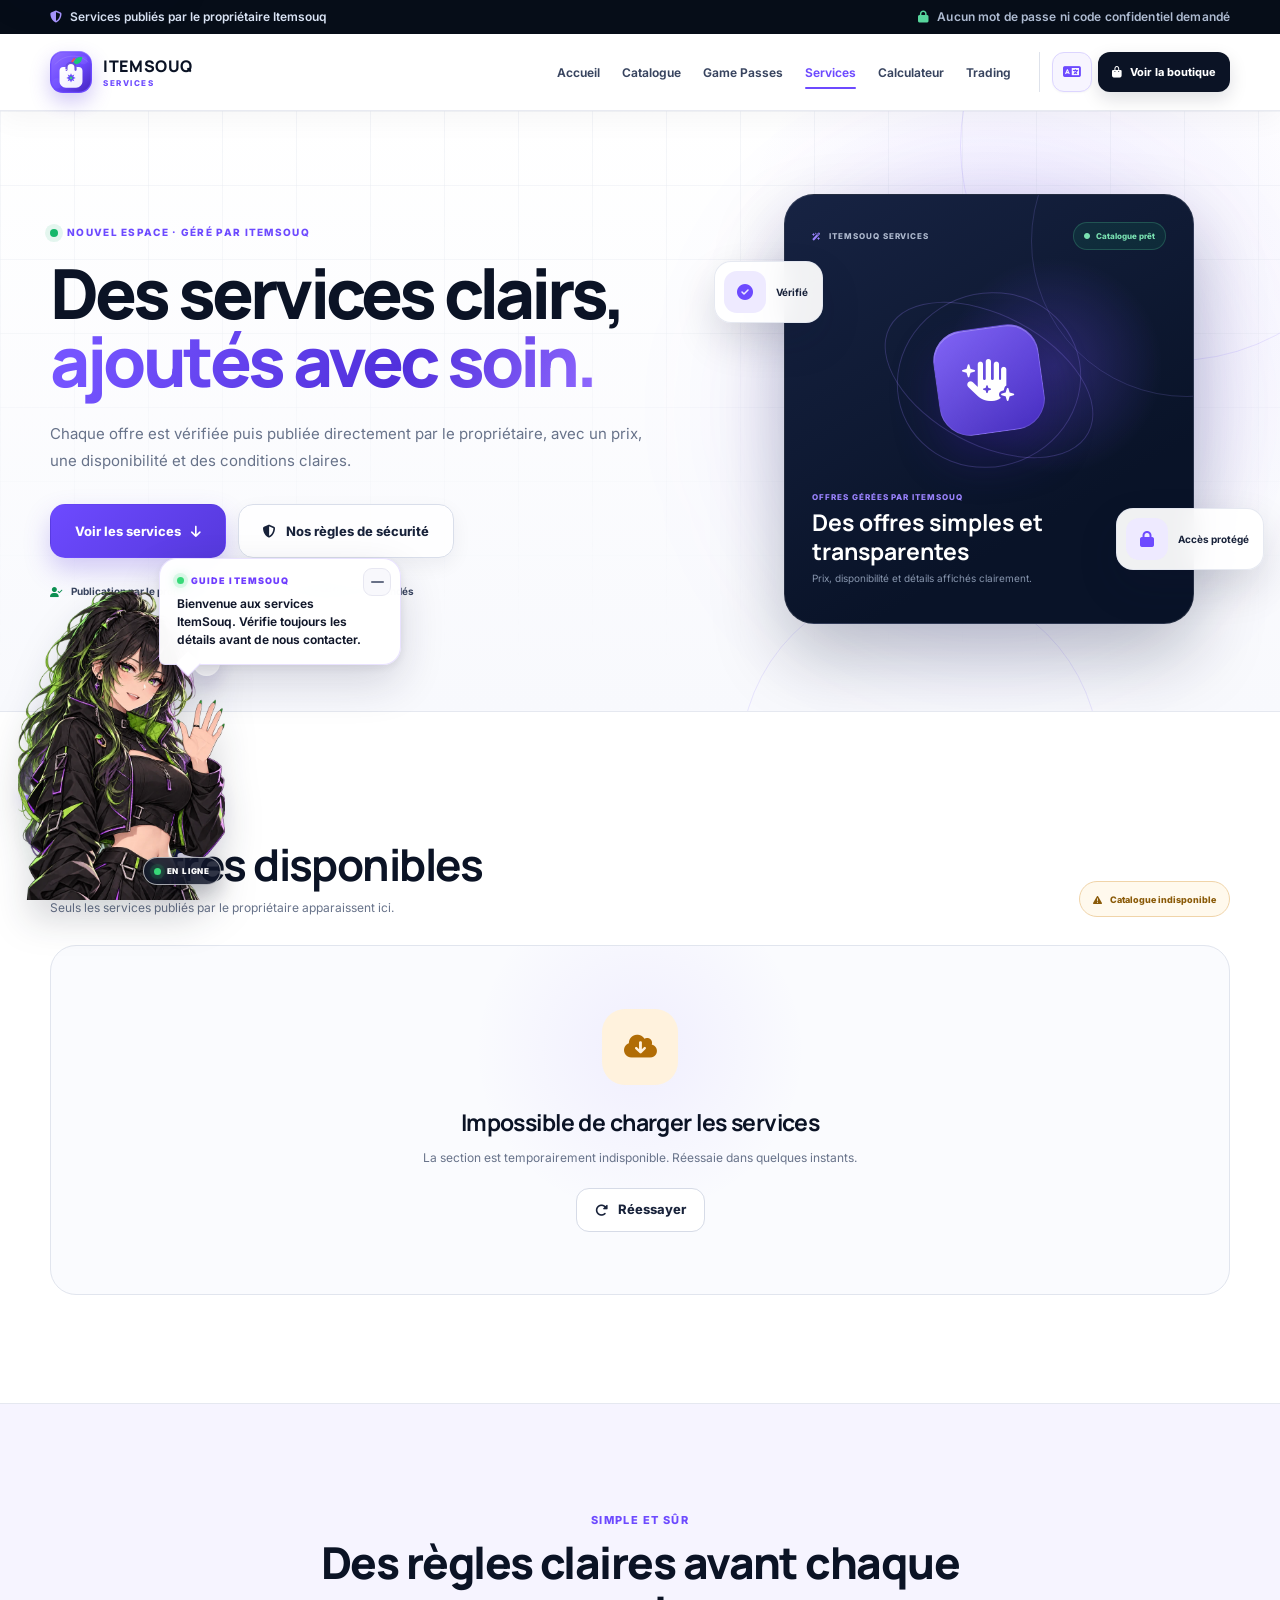
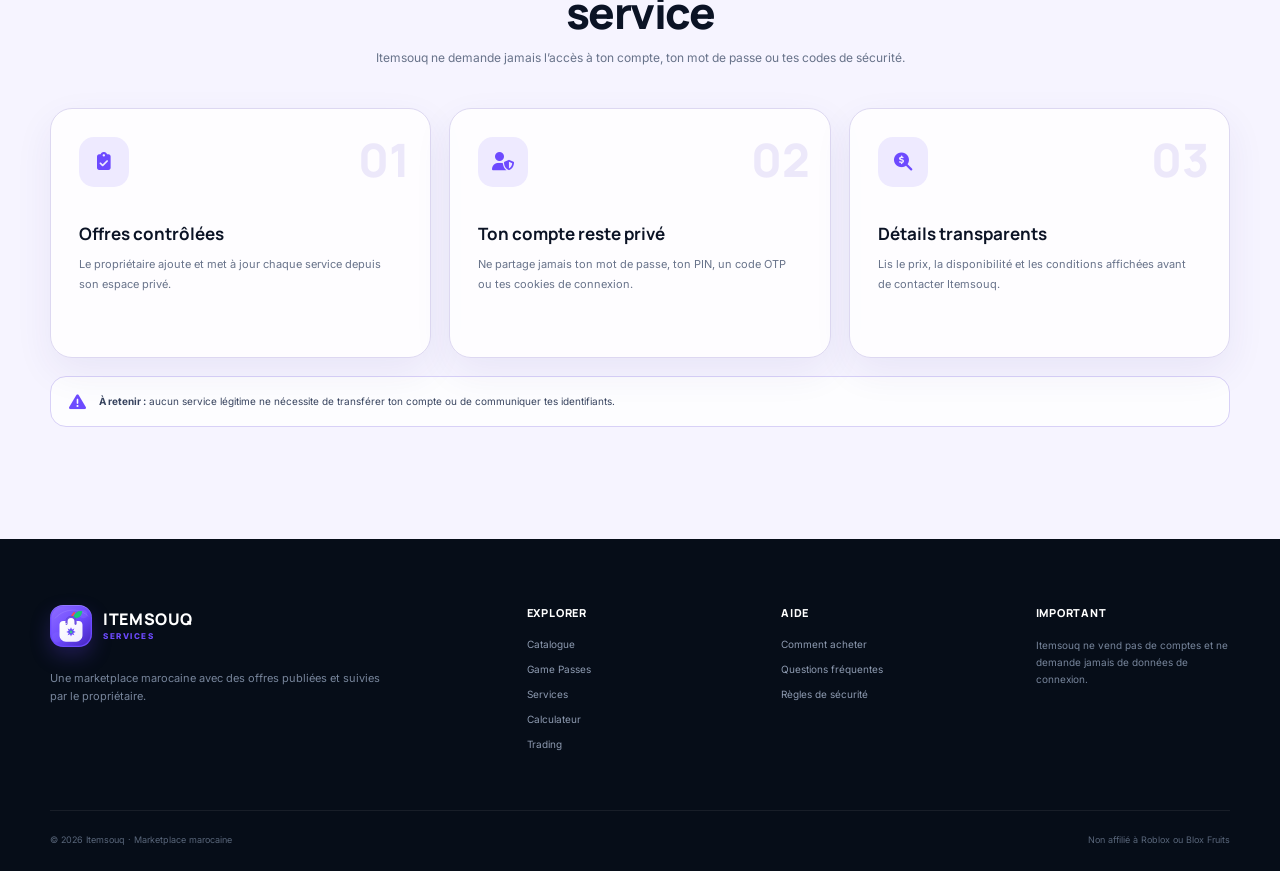
<file: services.html>
<!doctype html>
<html lang="fr">
<head>
  <meta charset="utf-8">
  <meta name="viewport" content="width=device-width, initial-scale=1">
  <meta name="description" content="Découvre les services numériques proposés et vérifiés directement par le propriétaire d’Itemsouq.">
  <meta name="theme-color" content="#07111f">
  <title>Services · Itemsouq</title>
  <link rel="icon" href="assets/favicon.svg?v=2" type="image/svg+xml">
  <link rel="preconnect" href="https://fonts.googleapis.com">
  <link rel="preconnect" href="https://fonts.gstatic.com" crossorigin>
  <link href="https://fonts.googleapis.com/css2?family=Inter:wght@400;500;600;700;800&amp;family=Manrope:wght@600;700;800&amp;display=swap" rel="stylesheet">
  <link rel="stylesheet" href="https://cdnjs.cloudflare.com/ajax/libs/font-awesome/6.5.1/css/all.min.css">
  <link rel="stylesheet" href="assets/css/style.css?v=20260907-1">
  <link rel="stylesheet" href="assets/css/features.css?v=20260902-9">
  <link rel="stylesheet" href="assets/css/services.css?v=20260907-2">
  <link rel="stylesheet" href="assets/css/assistant.css?v=20260922-2">
</head>
<body class="services-page">
  <a class="skip-link" href="#service-offers" data-services-i18n="skip">Aller aux services</a>

  <div class="announcement services-announcement">
    <div class="container announcement-inner">
      <span><i class="fa-solid fa-shield-halved" aria-hidden="true"></i> <span data-services-i18n="announcementOwner">Services publiés par le propriétaire Itemsouq</span></span>
      <span class="announcement-payments"><i class="fa-solid fa-lock" aria-hidden="true"></i> <span data-services-i18n="announcementSafe">Aucun mot de passe ni code confidentiel demandé</span></span>
    </div>
  </div>

  <header class="site-header" id="top">
    <div class="container header-inner">
      <a class="brand" href="index.html" aria-label="Itemsouq, accueil" data-services-i18n-aria="brandHome">
        <span class="brand-mark" aria-hidden="true"><img src="assets/brand/itemsouq-mark.svg" alt="" width="64" height="64"></span>
        <span class="brand-copy">
          <strong>ITEMSOUQ</strong>
          <small>SERVICES</small>
        </span>
      </a>

      <button class="mobile-language-control" type="button" data-language-toggle aria-label="Afficher le site en Darija" title="Afficher le site en Darija">
        <i class="fa-solid fa-language" aria-hidden="true"></i>
        <span data-language-label>FR</span>
      </button>

      <nav class="desktop-nav" aria-label="Navigation principale" data-services-i18n-aria="primaryNav">
        <a href="index.html" data-services-i18n="navHome">Accueil</a>
        <a href="index.html#catalogue" data-services-i18n="navCatalogue">Catalogue</a>
        <a href="gamepasses.html" data-services-i18n="navGamepasses">Game Passes</a>
        <a class="nav-active" href="services.html" aria-current="page" data-services-i18n="navServices">Services</a>
        <a href="calculator.html" data-services-i18n="navCalculator">Calculateur</a>
        <a href="trading.html" data-services-i18n="navTrading">Trading</a>
      </nav>

      <div class="header-actions">
        <button class="icon-action language-toggle header-utility" type="button" data-language-toggle aria-label="Afficher le site en Darija">
          <i class="fa-solid fa-language" aria-hidden="true"></i>
          <span class="utility-label" data-language-label>FR</span>
        </button>
        <a class="services-shop-link" href="index.html#catalogue">
          <i class="fa-solid fa-bag-shopping" aria-hidden="true"></i>
          <span data-services-i18n="shopCta">Voir la boutique</span>
        </a>
        <button class="mobile-menu-trigger" type="button" data-services-menu-toggle aria-label="Ouvrir le menu" data-services-i18n-aria="openMenu" aria-controls="mobile-menu" aria-expanded="false">
          <i class="fa-solid fa-bars" aria-hidden="true"></i>
        </button>
      </div>
    </div>

    <nav class="mobile-menu" id="mobile-menu" aria-label="Navigation mobile" data-services-i18n-aria="mobileNav" hidden>
      <a href="index.html"><i class="fa-solid fa-house" aria-hidden="true"></i> <span data-services-i18n="navHome">Accueil</span></a>
      <a href="index.html#catalogue"><i class="fa-solid fa-store" aria-hidden="true"></i> <span data-services-i18n="navCatalogue">Catalogue</span></a>
      <a href="gamepasses.html"><i class="fa-solid fa-ticket" aria-hidden="true"></i> <span data-services-i18n="navGamepasses">Game Passes</span></a>
      <a class="mobile-active" href="services.html" aria-current="page"><i class="fa-solid fa-wand-magic-sparkles" aria-hidden="true"></i> <span data-services-i18n="navServices">Services</span></a>
      <a href="calculator.html"><i class="fa-solid fa-scale-balanced" aria-hidden="true"></i> <span data-services-i18n="navCalculator">Calculateur</span></a>
      <a href="trading.html"><i class="fa-solid fa-right-left" aria-hidden="true"></i> <span data-services-i18n="navTrading">Trading</span></a>
    </nav>
  </header>

  <main>
    <section class="services-hero" aria-labelledby="services-hero-title">
      <div class="services-grid-pattern" aria-hidden="true"></div>
      <div class="services-orb services-orb-one" aria-hidden="true"></div>
      <div class="services-orb services-orb-two" aria-hidden="true"></div>
      <div class="container services-hero-layout">
        <div class="services-hero-copy">
          <div class="services-eyebrow"><span class="live-dot"></span> <span data-services-i18n="heroEyebrow">NOUVEL ESPACE · GÉRÉ PAR ITEMSOUQ</span></div>
          <h1 id="services-hero-title"><span data-services-i18n="heroTitleStart">Des services clairs,</span><br><span class="services-gradient-text" data-services-i18n="heroTitleAccent">ajoutés avec soin.</span></h1>
          <p data-services-i18n="heroCopy">Chaque offre est vérifiée puis publiée directement par le propriétaire, avec un prix, une disponibilité et des conditions claires.</p>
          <div class="services-hero-actions">
            <a class="btn btn-primary btn-large" href="#service-offers"><span data-services-i18n="heroBrowse">Voir les services</span> <i class="fa-solid fa-arrow-down" aria-hidden="true"></i></a>
            <a class="btn services-ghost-button btn-large" href="#service-safety"><i class="fa-solid fa-shield-halved" aria-hidden="true"></i> <span data-services-i18n="heroSafety">Nos règles de sécurité</span></a>
          </div>
          <div class="services-trust-row" aria-label="Garanties de la section" data-services-i18n-aria="guarantees">
            <span><i class="fa-solid fa-user-check" aria-hidden="true"></i> <span data-services-i18n="trustOwner">Publication par le propriétaire</span></span>
            <span><i class="fa-solid fa-key" aria-hidden="true"></i> <span data-services-i18n="trustCredentials">Jamais d’identifiants demandés</span></span>
          </div>
        </div>

        <div class="services-hero-visual" aria-hidden="true">
          <div class="services-visual-glow"></div>
          <div class="services-showcase-card">
            <div class="services-showcase-head">
              <span class="services-showcase-label"><i class="fa-solid fa-wand-magic-sparkles"></i> ITEMSOUQ SERVICES</span>
              <span class="services-coming-chip"><i class="fa-solid fa-circle"></i> <span data-services-i18n="comingSoon">Catalogue prêt</span></span>
            </div>
            <div class="services-showcase-icon">
              <span class="services-icon-ring ring-one"></span>
              <span class="services-icon-ring ring-two"></span>
              <i class="fa-solid fa-hand-sparkles"></i>
            </div>
            <div class="services-showcase-copy">
              <small data-services-i18n="showcaseKicker">OFFRES GÉRÉES PAR ITEMSOUQ</small>
              <strong data-services-i18n="showcaseTitle">Des offres simples et transparentes</strong>
              <span data-services-i18n="showcaseCopy">Prix, disponibilité et détails affichés clairement.</span>
            </div>
          </div>
          <div class="services-floating-card services-floating-one"><span><i class="fa-solid fa-circle-check"></i></span><b data-services-i18n="floatingVerified">Vérifié</b></div>
          <div class="services-floating-card services-floating-two"><span><i class="fa-solid fa-lock"></i></span><b data-services-i18n="floatingSafe">Accès protégé</b></div>
        </div>
      </div>
    </section>

    <section class="services-offers-section" id="service-offers" aria-labelledby="services-offers-title">
      <div class="container">
        <div class="services-section-heading">
          <div>
            <span class="section-kicker" data-services-i18n="offersKicker">CATALOGUE DE SERVICES</span>
            <h2 id="services-offers-title" data-services-i18n="offersTitle">Les offres disponibles</h2>
            <p data-services-i18n="offersCopy">Seuls les services publiés par le propriétaire apparaissent ici.</p>
          </div>
          <div class="services-data-status is-loading" id="services-data-status" role="status" aria-live="polite">
            <i class="fa-solid fa-circle-notch fa-spin" aria-hidden="true"></i>
            <span data-services-i18n="statusLoading">Chargement des offres…</span>
          </div>
        </div>

        <div class="services-offers-grid" id="services-offers-grid" hidden></div>

        <div class="services-state-card is-loading" id="services-state" role="status" aria-live="polite" aria-atomic="true">
          <span class="services-state-icon"><i class="fa-solid fa-circle-notch fa-spin" aria-hidden="true"></i></span>
          <h3 data-services-i18n="loadingTitle">Préparation de la section</h3>
          <p data-services-i18n="loadingCopy">Nous vérifions les services publiés par le propriétaire.</p>
          <button class="btn btn-secondary services-retry" type="button" id="services-retry" hidden><i class="fa-solid fa-rotate-right" aria-hidden="true"></i> <span data-services-i18n="retry">Réessayer</span></button>
        </div>
      </div>
    </section>

    <section class="services-safety-section" id="service-safety" aria-labelledby="services-safety-title">
      <div class="container">
        <div class="section-heading centered services-safety-heading">
          <span class="section-kicker" data-services-i18n="safetyKicker">SIMPLE ET SÛR</span>
          <h2 id="services-safety-title" data-services-i18n="safetyTitle">Des règles claires avant chaque service</h2>
          <p data-services-i18n="safetyCopy">Itemsouq ne demande jamais l’accès à ton compte, ton mot de passe ou tes codes de sécurité.</p>
        </div>
        <div class="services-safety-grid">
          <article>
            <span class="services-safety-number">01</span>
            <span class="services-safety-icon"><i class="fa-solid fa-clipboard-check" aria-hidden="true"></i></span>
            <h3 data-services-i18n="safetyOwnerTitle">Offres contrôlées</h3>
            <p data-services-i18n="safetyOwnerCopy">Le propriétaire ajoute et met à jour chaque service depuis son espace privé.</p>
          </article>
          <article>
            <span class="services-safety-number">02</span>
            <span class="services-safety-icon"><i class="fa-solid fa-user-shield" aria-hidden="true"></i></span>
            <h3 data-services-i18n="safetyAccountTitle">Ton compte reste privé</h3>
            <p data-services-i18n="safetyAccountCopy">Ne partage jamais ton mot de passe, ton PIN, un code OTP ou tes cookies de connexion.</p>
          </article>
          <article>
            <span class="services-safety-number">03</span>
            <span class="services-safety-icon"><i class="fa-solid fa-magnifying-glass-dollar" aria-hidden="true"></i></span>
            <h3 data-services-i18n="safetyDetailsTitle">Détails transparents</h3>
            <p data-services-i18n="safetyDetailsCopy">Lis le prix, la disponibilité et les conditions affichées avant de contacter Itemsouq.</p>
          </article>
        </div>
        <div class="services-safety-note">
          <i class="fa-solid fa-triangle-exclamation" aria-hidden="true"></i>
          <p><strong data-services-i18n="safetyNoteLabel">À retenir :</strong> <span data-services-i18n="safetyNoteCopy">aucun service légitime ne nécessite de transférer ton compte ou de communiquer tes identifiants.</span></p>
        </div>
      </div>
    </section>
  </main>

  <footer class="site-footer">
    <div class="container footer-grid">
      <div>
        <a class="brand footer-brand" href="index.html" aria-label="Itemsouq, accueil" data-services-i18n-aria="brandHome">
          <span class="brand-mark" aria-hidden="true"><img src="assets/brand/itemsouq-mark.svg" alt="" width="64" height="64" loading="lazy"></span>
          <span class="brand-copy"><strong>ITEMSOUQ</strong><small>SERVICES</small></span>
        </a>
        <p data-services-i18n="footerCopy">Une marketplace marocaine avec des offres publiées et suivies par le propriétaire.</p>
      </div>
      <div>
        <h3 data-services-i18n="footerExplore">Explorer</h3>
        <a href="index.html#catalogue" data-services-i18n="navCatalogue">Catalogue</a>
        <a href="gamepasses.html" data-services-i18n="navGamepasses">Game Passes</a>
        <a href="services.html" aria-current="page" data-services-i18n="navServices">Services</a>
        <a href="calculator.html" data-services-i18n="navCalculator">Calculateur</a>
        <a href="trading.html" data-services-i18n="navTrading">Trading</a>
      </div>
      <div>
        <h3 data-services-i18n="footerHelp">Aide</h3>
        <a href="index.html#comment-acheter" data-services-i18n="footerHow">Comment acheter</a>
        <a href="index.html#faq" data-services-i18n="footerFaq">Questions fréquentes</a>
        <a href="#service-safety" data-services-i18n="footerSafety">Règles de sécurité</a>
      </div>
      <div>
        <h3 data-services-i18n="footerImportant">Important</h3>
        <p class="footer-small" data-services-i18n="footerImportantCopy">Itemsouq ne vend pas de comptes et ne demande jamais de données de connexion.</p>
      </div>
    </div>
    <div class="container footer-bottom">
      <span data-services-i18n="footerCopyright">© 2026 Itemsouq · Marketplace marocaine</span>
      <span data-services-i18n="footerDisclaimer">Non affilié à Roblox ou Blox Fruits</span>
    </div>
  </footer>

  <nav class="mobile-bottom-nav" aria-label="Navigation rapide" data-services-i18n-aria="quickNav">
    <a href="index.html"><i class="fa-solid fa-house" aria-hidden="true"></i><span data-services-i18n="mobileHome">Accueil</span></a>
    <a href="index.html#catalogue"><i class="fa-solid fa-store" aria-hidden="true"></i><span data-services-i18n="mobileShop">Boutique</span></a>
    <a href="gamepasses.html"><i class="fa-solid fa-ticket" aria-hidden="true"></i><span data-services-i18n="mobilePasses">Passes</span></a>
    <a href="trading.html"><i class="fa-solid fa-right-left" aria-hidden="true"></i><span data-services-i18n="mobileTrade">Trading</span></a>
    <a href="services.html" class="active" aria-current="page"><i class="fa-solid fa-wand-magic-sparkles" aria-hidden="true"></i><span data-services-i18n="mobileServices">Services</span></a>
  </nav>

  <script src="assets/js/config.js?v=20260905-1"></script>
  <script src="assets/js/locale.js?v=20260907-2"></script>
  <script src="assets/js/services.js?v=20260907-2"></script>
  <script src="assets/js/assistant.js?v=20260922-2"></script>
</body>
</html>
</file>
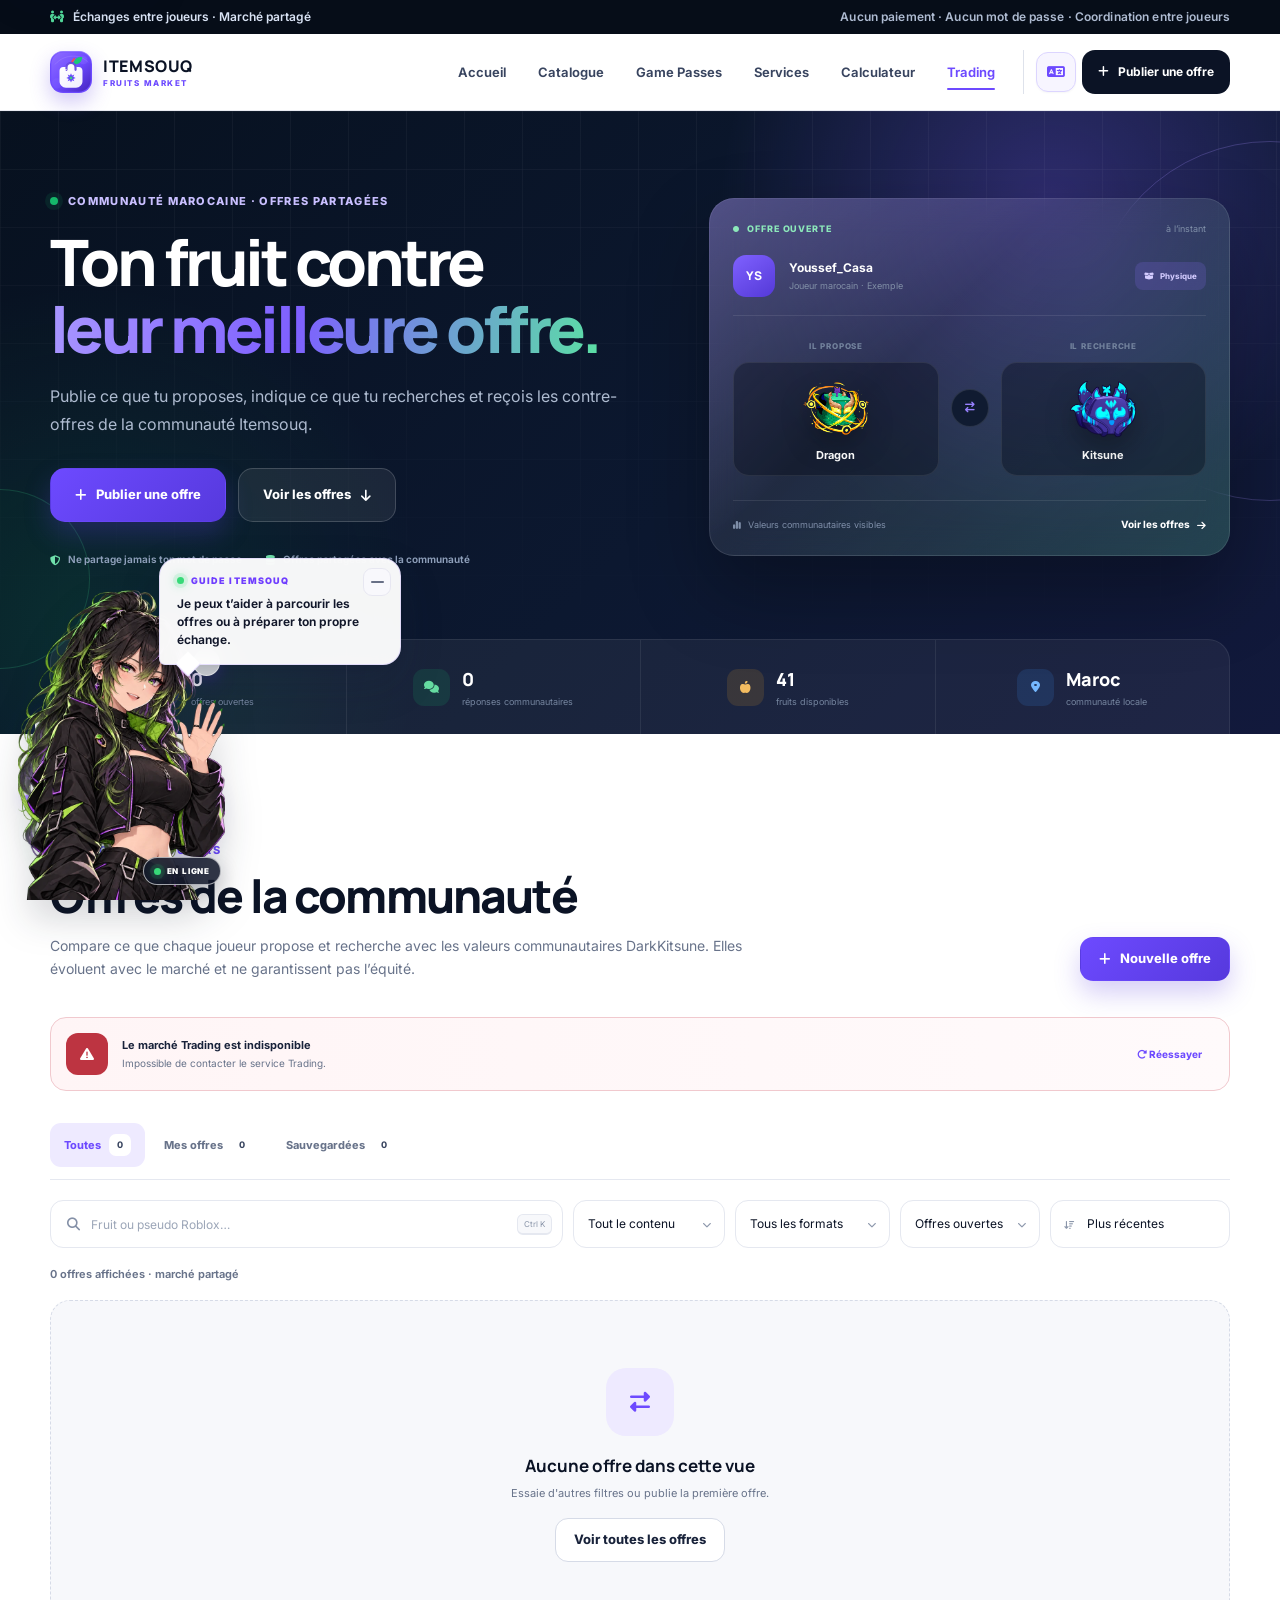
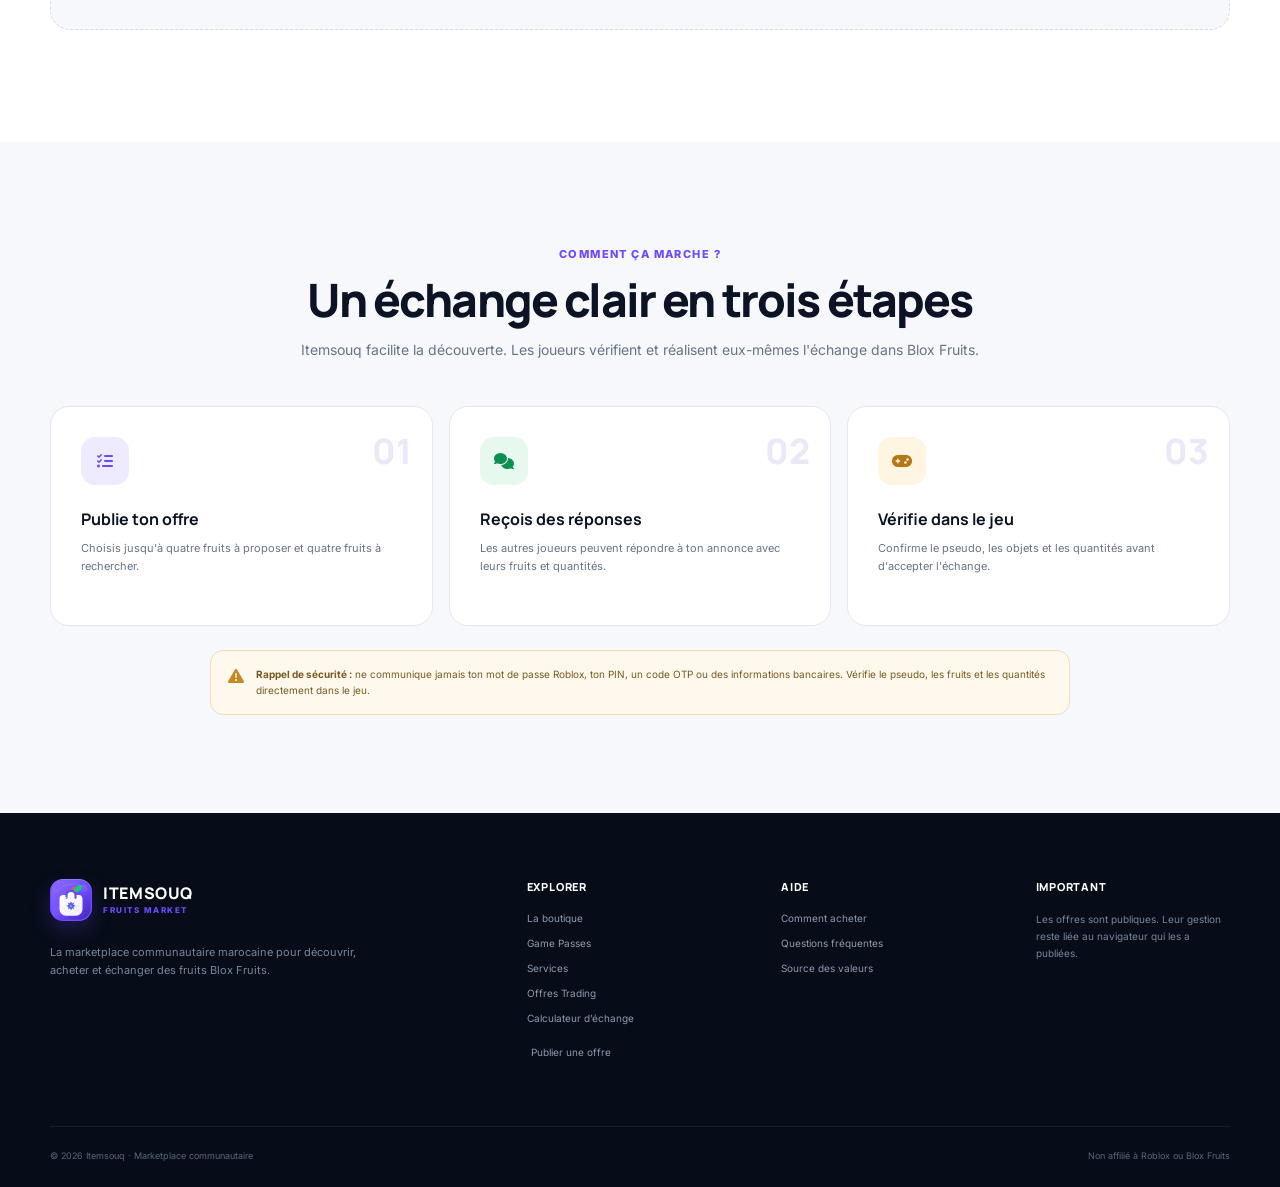
<file: trading.html>
<!doctype html>
<html lang="fr">
<head>
  <meta charset="utf-8">
  <meta name="viewport" content="width=device-width, initial-scale=1">
  <meta name="description" content="Itemsouq Trading — publie et découvre des offres d'échange Blox Fruits au Maroc.">
  <meta name="theme-color" content="#07111f">
  <title>Trading communautaire · Itemsouq Fruits</title>
  <link rel="icon" href="assets/favicon.svg?v=2" type="image/svg+xml">
  <link rel="preconnect" href="https://fonts.googleapis.com">
  <link rel="preconnect" href="https://fonts.gstatic.com" crossorigin>
  <link href="https://fonts.googleapis.com/css2?family=Inter:wght@400;500;600;700;800&family=Manrope:wght@600;700;800&display=swap" rel="stylesheet">
  <link rel="stylesheet" href="https://cdnjs.cloudflare.com/ajax/libs/font-awesome/6.5.1/css/all.min.css">
  <link rel="stylesheet" href="assets/css/style.css?v=20260907-1">
  <link rel="stylesheet" href="assets/css/trading.css?v=20260905-1">
  <link rel="stylesheet" href="assets/css/features.css?v=20260902-9">
  <link rel="stylesheet" href="assets/css/assistant.css?v=20260922-2">
</head>
<body class="trading-page">
  <a class="skip-link" href="#trading-feed" data-i18n="trading.skipOffers">Aller aux offres</a>

  <div class="announcement trade-announcement">
    <div class="container announcement-inner">
      <span><i class="fa-solid fa-people-arrows" aria-hidden="true"></i> <span data-i18n="trading.announcement.players">Échanges entre joueurs · Marché partagé</span></span>
      <span class="announcement-payments" data-i18n="trading.announcement.rules">Aucun paiement · Aucun mot de passe · Coordination entre joueurs</span>
    </div>
  </div>

  <header class="site-header" id="top">
    <div class="container header-inner">
      <a class="brand" href="index.html" aria-label="Itemsouq Fruits, accueil" data-i18n-aria="trading.brandHomeAria">
        <span class="brand-mark" aria-hidden="true"><img src="assets/brand/itemsouq-mark.svg" alt="" width="64" height="64"></span>
        <span class="brand-copy">
          <strong>ITEMSOUQ</strong>
          <small>FRUITS MARKET</small>
        </span>
      </a>

      <nav class="desktop-nav" aria-label="Navigation principale" data-i18n-aria="trading.primaryNavAria">
        <a href="index.html" data-i18n="nav.home">Accueil</a>
        <a href="index.html#catalogue" data-i18n="nav.catalogue">Catalogue</a>
        <a href="gamepasses.html" data-i18n="nav.gamepasses">Game Passes</a>
        <a href="services.html" data-i18n="nav.services">Services</a>
        <a href="calculator.html" data-i18n="nav.calculator">Calculateur</a>
        <a class="nav-active" href="trading.html" aria-current="page" data-i18n="nav.trading">Trading</a>
      </nav>

      <div class="header-actions">
        <button class="icon-action language-toggle header-utility" type="button" data-language-toggle aria-label="Afficher le site en Darija">
          <i class="fa-solid fa-language" aria-hidden="true"></i>
          <span class="utility-label" data-language-label>FR</span>
        </button>
        <button class="cart-trigger trading-create-trigger" type="button" data-open-create aria-haspopup="dialog" aria-controls="create-trade-modal" aria-expanded="false">
          <i class="fa-solid fa-plus" aria-hidden="true"></i>
          <span data-i18n="trading.create">Publier une offre</span>
        </button>
        <button class="mobile-menu-trigger" type="button" aria-label="Ouvrir le menu" data-i18n-aria="trading.menu.open" aria-controls="mobile-menu" aria-expanded="false">
          <i class="fa-solid fa-bars" aria-hidden="true"></i>
        </button>
      </div>
    </div>

    <nav class="mobile-menu" id="mobile-menu" aria-label="Navigation mobile" data-i18n-aria="trading.mobileNavAria" hidden>
      <a href="index.html"><i class="fa-solid fa-house" aria-hidden="true"></i> <span data-i18n="nav.home">Accueil</span></a>
      <a href="index.html#catalogue"><i class="fa-solid fa-store" aria-hidden="true"></i> <span data-i18n="nav.catalogue">Catalogue</span></a>
      <a href="gamepasses.html"><i class="fa-solid fa-ticket" aria-hidden="true"></i> <span data-i18n="nav.gamepasses">Game Passes</span></a>
      <a href="services.html"><i class="fa-solid fa-hand-sparkles" aria-hidden="true"></i> <span data-i18n="nav.services">Services</span></a>
      <a href="calculator.html"><i class="fa-solid fa-scale-balanced" aria-hidden="true"></i> <span data-i18n="nav.calculator">Calculateur</span></a>
      <a class="mobile-active" href="trading.html" aria-current="page"><i class="fa-solid fa-right-left" aria-hidden="true"></i> <span data-i18n="nav.trading">Trading</span></a>
    </nav>
  </header>

  <main>
    <section class="trade-hero" aria-labelledby="trade-hero-title">
      <div class="trade-hero-grid" aria-hidden="true"></div>
      <div class="trade-orb trade-orb-one" aria-hidden="true"></div>
      <div class="trade-orb trade-orb-two" aria-hidden="true"></div>
      <div class="container trade-hero-layout">
        <div class="trade-hero-copy">
          <div class="trade-eyebrow"><span class="live-dot"></span> <span data-i18n="trading.heroEyebrow">Communauté marocaine · Offres partagées</span></div>
          <h1 id="trade-hero-title" data-i18n-html="trading.heroTitle">Ton fruit contre<br><span>leur meilleure offre.</span></h1>
          <p data-i18n="trading.heroCopy">Publie ce que tu proposes, indique ce que tu recherches et reçois les contre-offres de la communauté Itemsouq.</p>
          <div class="trade-hero-actions">
            <button class="btn btn-primary btn-large" type="button" data-open-create aria-haspopup="dialog" aria-controls="create-trade-modal" aria-expanded="false">
              <i class="fa-solid fa-plus" aria-hidden="true"></i> <span data-i18n="trading.create">Publier une offre</span>
            </button>
            <a class="btn trade-ghost-button btn-large" href="#trading-feed">
              <span data-i18n="trading.feed">Voir les offres</span> <i class="fa-solid fa-arrow-down" aria-hidden="true"></i>
            </a>
          </div>
          <div class="trade-hero-trust" aria-label="Règles essentielles" data-i18n-aria="trading.heroRulesAria">
            <span><i class="fa-solid fa-shield-halved" aria-hidden="true"></i> <span data-i18n="trading.trust.password">Ne partage jamais ton mot de passe</span></span>
            <span><i class="fa-solid fa-database" aria-hidden="true"></i> <span data-i18n="trading.trust.sharedData">Offres partagées avec la communauté</span></span>
          </div>
        </div>

        <div class="trade-preview" aria-label="Exemple d'offre communautaire" data-i18n-aria="trading.previewAria">
          <div class="trade-preview-head">
            <span class="trade-live-label"><i class="fa-solid fa-circle" aria-hidden="true"></i> <span data-i18n="trading.preview.open">OFFRE OUVERTE</span></span>
            <span class="trade-preview-time" data-i18n="trading.now">à l'instant</span>
          </div>
          <div class="trade-preview-user">
            <span class="trade-avatar">YS</span>
            <span><strong>Youssef_Casa</strong><small data-i18n="trading.preview.player">Joueur marocain · Exemple</small></span>
            <span class="trade-format-pill"><i class="fa-solid fa-box-open" aria-hidden="true"></i> <span data-i18n="trading.mode.physical">Physique</span></span>
          </div>
          <div class="trade-preview-exchange">
            <div>
              <small data-i18n="trading.preview.gives">IL PROPOSE</small>
              <span class="preview-fruit"><img src="assets/images/fruits/dragon.webp" alt="Fruit Dragon" width="512" height="498"><b>Dragon</b></span>
            </div>
            <span class="trade-swap-icon"><i class="fa-solid fa-arrow-right-arrow-left" aria-hidden="true"></i></span>
            <div>
              <small data-i18n="trading.preview.wants">IL RECHERCHE</small>
              <span class="preview-fruit"><img src="assets/images/fruits/kitsune.webp" alt="Fruit Kitsune" width="512" height="512"><b>Kitsune</b></span>
            </div>
          </div>
          <div class="trade-preview-foot">
            <span><i class="fa-solid fa-chart-simple" aria-hidden="true"></i> <span data-i18n="trading.preview.values">Valeurs communautaires visibles</span></span>
            <a href="#trading-feed"><span data-i18n="trading.feed">Voir les offres</span> <i class="fa-solid fa-arrow-right" aria-hidden="true"></i></a>
          </div>
        </div>
      </div>

      <div class="container trade-stats" aria-label="Résumé des échanges" data-i18n-aria="trading.statsAria">
        <div><span class="stat-icon violet"><i class="fa-solid fa-bolt" aria-hidden="true"></i></span><span><strong id="open-trades-stat">0</strong><small data-i18n="trading.stats.open">offres ouvertes</small></span></div>
        <div><span class="stat-icon green"><i class="fa-solid fa-comments" aria-hidden="true"></i></span><span><strong id="counteroffers-stat">0</strong><small data-i18n="trading.stats.responses">réponses communautaires</small></span></div>
        <div><span class="stat-icon amber"><i class="fa-solid fa-apple-whole" aria-hidden="true"></i></span><span><strong>41</strong><small data-i18n="trading.stats.fruits">fruits disponibles</small></span></div>
        <div><span class="stat-icon blue"><i class="fa-solid fa-location-dot" aria-hidden="true"></i></span><span><strong data-i18n="trading.stats.morocco">Maroc</strong><small data-i18n="trading.stats.community">communauté locale</small></span></div>
      </div>
    </section>

    <section class="trading-section" id="trading-feed" aria-labelledby="trading-title">
      <div class="container">
        <div class="section-heading trading-heading">
          <div>
            <span class="section-kicker" data-i18n="trading.marketKicker">LE MARCHÉ DES JOUEURS</span>
            <h2 id="trading-title" data-i18n="trading.marketTitle">Offres de la communauté</h2>
            <p data-i18n="trading.marketCopy">Compare ce que chaque joueur propose et recherche avec les valeurs communautaires DarkKitsune. Elles évoluent avec le marché et ne garantissent pas l’équité.</p>
          </div>
          <button class="btn btn-primary" type="button" data-open-create aria-haspopup="dialog" aria-controls="create-trade-modal" aria-expanded="false"><i class="fa-solid fa-plus" aria-hidden="true"></i> <span data-i18n="trading.newOffer">Nouvelle offre</span></button>
        </div>

        <div class="local-demo-banner shared-data-banner" id="trade-api-status" role="status" aria-live="polite" data-status="loading">
          <span class="local-demo-icon"><i class="fa-solid fa-spinner fa-spin" aria-hidden="true"></i></span>
          <div><strong data-api-status-title>Chargement des offres communautaires</strong><p data-api-status-copy>Itemsouq récupère les dernières offres et réponses.</p></div>
          <button class="demo-reset-button" id="retry-trading-load" type="button" hidden><i class="fa-solid fa-rotate-right" aria-hidden="true"></i> <span data-i18n="trading.api.retry">Réessayer</span></button>
        </div>

        <div class="trade-tabs" aria-label="Afficher les offres" data-i18n-aria="trading.tabsAria">
          <button class="trade-tab active" type="button" aria-pressed="true" data-view="all" aria-label="Toutes les offres" data-i18n-aria="trading.tab.allAria">
            <span class="tab-label-full" data-i18n="trading.tab.all">Toutes</span><span class="tab-label-short" aria-hidden="true" data-i18n="trading.tab.allShort">Toutes</span> <span id="all-trades-count">0</span>
          </button>
          <button class="trade-tab" type="button" aria-pressed="false" data-view="mine" aria-label="Mes offres" data-i18n-aria="trading.tab.mineAria">
            <span class="tab-label-full" data-i18n="trading.tab.mine">Mes offres</span><span class="tab-label-short" aria-hidden="true" data-i18n="trading.tab.mineShort">À moi</span> <span id="my-trades-count">0</span>
          </button>
          <button class="trade-tab" type="button" aria-pressed="false" data-view="saved" aria-label="Offres sauvegardées" data-i18n-aria="trading.tab.savedAria">
            <span class="tab-label-full" data-i18n="trading.tab.saved">Sauvegardées</span><span class="tab-label-short" aria-hidden="true" data-i18n="trading.tab.savedShort">Favoris</span> <span id="saved-trades-count">0</span>
          </button>
        </div>

        <div class="trade-filters" aria-label="Filtres des offres" data-i18n-aria="trading.filtersAria">
          <label class="search-control trade-search-control">
            <span class="sr-only" data-i18n="trading.searchLabel">Rechercher une offre</span>
            <i class="fa-solid fa-magnifying-glass" aria-hidden="true"></i>
            <input id="trade-search" type="search" placeholder="Fruit ou pseudo Roblox…" data-i18n-placeholder="trading.searchPlaceholder" autocomplete="off">
            <kbd aria-hidden="true">Ctrl/⌘ K</kbd>
          </label>
          <label class="select-control">
            <span class="sr-only" data-i18n="trading.sideFilterLabel">Zone de recherche</span>
            <select id="trade-side-filter">
              <option value="both" data-i18n="trading.side.all">Tout le contenu</option>
              <option value="offered" data-i18n="trading.side.offered">Fruits proposés</option>
              <option value="wanted" data-i18n="trading.side.wanted">Fruits recherchés</option>
            </select>
            <i class="fa-solid fa-chevron-down" aria-hidden="true"></i>
          </label>
          <label class="select-control">
            <span class="sr-only" data-i18n="trading.modeFilterLabel">Filtrer par format</span>
            <select id="trade-mode-filter">
              <option value="all" data-i18n="trading.format.all">Tous les formats</option>
              <option value="physical" data-i18n="trading.format.physical">Fruits physiques</option>
              <option value="permanent" data-i18n="trading.format.permanent">Fruits permanents</option>
            </select>
            <i class="fa-solid fa-chevron-down" aria-hidden="true"></i>
          </label>
          <label class="select-control">
            <span class="sr-only" data-i18n="trading.statusFilterLabel">Filtrer par statut</span>
            <select id="trade-status-filter">
              <option value="open" data-i18n="trading.status.openOffers">Offres ouvertes</option>
              <option value="all" data-i18n="trading.status.all">Tous les statuts</option>
              <option value="completed" data-i18n="trading.status.completedOffers">Terminées</option>
            </select>
            <i class="fa-solid fa-chevron-down" aria-hidden="true"></i>
          </label>
          <label class="select-control sort-control">
            <span class="sr-only" data-i18n="trading.sortLabel">Trier les offres</span>
            <select id="trade-sort">
              <option value="newest" data-i18n="trading.sort.newest">Plus récentes</option>
              <option value="oldest" data-i18n="trading.sort.oldest">Plus anciennes</option>
              <option value="response-desc" data-i18n="trading.sort.responses">Plus discutées</option>
              <option value="value-desc" data-i18n="trading.sort.value">Plus grande valeur</option>
            </select>
            <i class="fa-solid fa-arrow-down-wide-short" aria-hidden="true"></i>
          </label>
        </div>

        <div class="trade-list-meta">
          <p id="trade-results-count" aria-live="polite">0 offre</p>
          <button class="text-button" id="clear-trade-filters" type="button" hidden><i class="fa-solid fa-rotate-left" aria-hidden="true"></i> <span data-i18n="trading.clearFilters">Réinitialiser les filtres</span></button>
        </div>

        <div class="trade-undo" id="trade-block-undo" role="status" aria-live="polite" hidden>
          <span><i class="fa-solid fa-user-slash" aria-hidden="true"></i> <span id="trade-block-undo-message" data-i18n="trading.moderation.blocked">Ce profil est maintenant masqué sur cet appareil.</span></span>
          <button type="button" data-undo-block data-i18n="trading.moderation.undo">Annuler</button>
        </div>

        <div class="trade-grid" id="trade-grid"></div>

        <div class="trade-empty" id="trade-empty" hidden>
          <span><i class="fa-solid fa-right-left" aria-hidden="true"></i></span>
          <h3 id="trade-empty-title" data-i18n="trading.emptyTitle">Aucune offre dans cette vue</h3>
          <p id="trade-empty-copy" data-i18n="trading.emptyDefault">Essaie d'autres filtres ou publie la première offre.</p>
          <button class="btn btn-secondary" id="trade-empty-action" type="button" data-i18n="trading.viewAll">Voir toutes les offres</button>
        </div>
      </div>
    </section>

    <section class="trade-how" aria-labelledby="trade-how-title">
      <div class="container">
        <div class="section-heading centered">
          <span class="section-kicker" data-i18n="trading.howKicker">COMMENT ÇA MARCHE ?</span>
          <h2 id="trade-how-title" data-i18n="trading.howTitle">Un échange clair en trois étapes</h2>
          <p data-i18n="trading.howCopy">Itemsouq facilite la découverte. Les joueurs vérifient et réalisent eux-mêmes l'échange dans Blox Fruits.</p>
        </div>
        <div class="trade-how-grid">
          <article><span>01</span><i class="fa-solid fa-list-check" aria-hidden="true"></i><h3 data-i18n="trading.step1Title">Publie ton offre</h3><p data-i18n="trading.step1Copy">Choisis jusqu'à quatre fruits à proposer et quatre fruits à rechercher.</p></article>
          <article><span>02</span><i class="fa-solid fa-comments" aria-hidden="true"></i><h3 data-i18n="trading.step2Title">Reçois des réponses</h3><p data-i18n="trading.step2Copy">Les autres joueurs peuvent répondre à ton annonce avec leurs fruits et quantités.</p></article>
          <article><span>03</span><i class="fa-solid fa-gamepad" aria-hidden="true"></i><h3 data-i18n="trading.step3Title">Vérifie dans le jeu</h3><p data-i18n="trading.step3Copy">Confirme le pseudo, les objets et les quantités avant d'accepter l'échange.</p></article>
        </div>
        <div class="trade-safety-note">
          <i class="fa-solid fa-triangle-exclamation" aria-hidden="true"></i>
          <p><strong data-i18n="trading.safetyLabel">Rappel de sécurité :</strong> <span data-i18n="trading.safetyCopy">ne communique jamais ton mot de passe Roblox, ton PIN, un code OTP ou des informations bancaires. Vérifie toujours le pseudo, les fruits et les quantités dans le jeu.</span></p>
        </div>
      </div>
    </section>
  </main>

  <footer class="site-footer">
    <div class="container footer-grid">
      <div>
        <a class="brand footer-brand" href="index.html" aria-label="Itemsouq Fruits, accueil" data-i18n-aria="trading.brandHomeAria">
          <span class="brand-mark" aria-hidden="true"><img src="assets/brand/itemsouq-mark.svg" alt="" width="64" height="64" loading="lazy"></span>
          <span class="brand-copy"><strong>ITEMSOUQ</strong><small>FRUITS MARKET</small></span>
        </a>
        <p data-i18n="trading.footerCopy">Une marketplace marocaine pour acheter et échanger des fruits Blox Fruits.</p>
      </div>
      <div>
        <h3 data-i18n="trading.footer.explore">Explorer</h3>
        <a href="index.html#catalogue" data-i18n="trading.footer.shop">La boutique</a>
        <a href="gamepasses.html" data-i18n="footer.gamepasses">Game Passes</a>
        <a href="services.html" data-i18n="footer.services">Services</a>
        <a href="trading.html" data-i18n="trading.footer.offers">Offres Trading</a>
        <a href="calculator.html" data-i18n="footer.tradeCalculator">Calculateur d’échange</a>
        <button class="footer-button" type="button" data-open-create aria-haspopup="dialog" aria-controls="create-trade-modal" aria-expanded="false" data-i18n="trading.create">Publier une offre</button>
      </div>
      <div>
        <h3 data-i18n="trading.footer.help">Aide</h3>
        <a href="index.html#comment-acheter" data-i18n="nav.how">Comment acheter</a>
        <a href="index.html#faq" data-i18n="trading.footer.faq">Questions fréquentes</a>
        <a href="https://darkkitsune.com/fruits" target="_blank" rel="noopener" data-i18n="trading.footer.source">Source des valeurs</a>
      </div>
      <div>
        <h3 data-i18n="trading.footer.important">Important</h3>
        <p class="footer-small" data-i18n="trading.footer.shared">Les offres sont publiques. Leur gestion reste liée au navigateur qui les a publiées.</p>
      </div>
    </div>
    <div class="container footer-bottom">
      <span data-i18n="trading.footer.copyright">© 2026 Itemsouq · Marketplace communautaire</span>
      <span data-i18n="trading.footer.disclaimer">Non affilié à Roblox ou Blox Fruits</span>
    </div>
  </footer>

  <nav class="mobile-bottom-nav" aria-label="Navigation rapide" data-i18n-aria="trading.quickNavAria">
    <a href="index.html#catalogue"><i class="fa-solid fa-store" aria-hidden="true"></i><span data-i18n="mobile.shop">Boutique</span></a>
    <a href="trading.html" class="active" aria-current="page"><i class="fa-solid fa-right-left" aria-hidden="true"></i><span data-i18n="mobile.trade">Trading</span></a>
    <a href="calculator.html"><i class="fa-solid fa-scale-balanced" aria-hidden="true"></i><span data-i18n="mobile.calculator">Calcul</span></a>
    <a href="index.html#souq"><i class="fa-solid fa-user" aria-hidden="true"></i><span data-i18n="mobile.souq">Mon Souq</span></a>
    <button type="button" data-open-create aria-controls="create-trade-modal" aria-expanded="false"><i class="fa-solid fa-plus" aria-hidden="true"></i><span data-i18n="trade.new.short">Offre</span></button>
  </nav>

  <div class="modal-shell trade-modal" id="create-trade-modal" role="dialog" aria-modal="true" aria-labelledby="create-trade-title" hidden>
    <div class="modal-card trade-modal-card">
      <div class="modal-head trade-modal-head">
        <div>
          <span class="drawer-kicker" data-i18n="trading.createKicker">NOUVELLE PUBLICATION</span>
          <h2 id="create-trade-title" tabindex="-1" data-i18n="trading.create">Publier une offre</h2>
        </div>
        <button class="modal-close" type="button" data-close-create aria-label="Fermer la création d'offre" data-i18n-aria="trading.closeCreateAria"><i class="fa-solid fa-xmark" aria-hidden="true"></i></button>
      </div>

      <form id="create-trade-form" novalidate>
        <div class="modal-body trade-form-body">
          <div class="trade-form-notice"><i class="fa-solid fa-globe" aria-hidden="true"></i><p><strong data-i18n="trading.sharedNotice">Publication publique.</strong> <span data-i18n="trading.sharedNoticeCopy">Ton pseudo, tes fruits et ton message seront visibles par la communauté. La clé de gestion reste uniquement dans ce navigateur.</span></p></div>

          <section class="trade-draft-panel" id="trade-draft-panel" aria-labelledby="trade-draft-title">
            <span class="trade-draft-icon" aria-hidden="true"><i class="fa-regular fa-file-lines"></i></span>
            <div class="trade-draft-copy">
              <strong id="trade-draft-title" data-i18n="trading.draft.title">Brouillon local</strong>
              <span id="trade-draft-status" aria-live="polite" data-i18n="trading.draft.none">Aucun brouillon enregistré sur cet appareil.</span>
            </div>
            <div class="trade-draft-actions">
              <button class="trade-draft-action restore" type="button" data-restore-draft disabled><i class="fa-solid fa-clock-rotate-left" aria-hidden="true"></i> <span data-i18n="trading.draft.restore">Restaurer</span></button>
              <button class="trade-draft-action clear" type="button" data-clear-draft hidden aria-label="Supprimer le brouillon enregistré" data-i18n-aria="trading.draft.deleteAria"><i class="fa-regular fa-trash-can" aria-hidden="true"></i></button>
            </div>
          </section>

          <div class="form-grid trade-identity-grid">
            <div class="field-group">
              <label for="trade-username" data-i18n="trading.usernameLabel">Pseudo Roblox</label>
              <input id="trade-username" name="username" type="text" required minlength="3" maxlength="20" pattern="[A-Za-z0-9_]+" placeholder="Ex. Youssef_RBX" autocomplete="off" aria-describedby="trade-username-error">
              <span class="field-error" id="trade-username-error" data-trade-error="username" aria-live="polite"></span>
            </div>
            <div class="field-group">
              <label for="trade-mode" data-i18n="trading.modeLabel">Format de l'échange</label>
              <select id="trade-mode" name="mode" aria-describedby="trade-mode-help">
                <option value="physical" data-i18n="trading.format.physical">Fruits physiques</option>
                <option value="permanent" data-i18n="trading.format.permanent">Fruits permanents</option>
              </select>
              <span class="field-help" id="trade-mode-help" data-i18n="trading.modeHelp">Le format s'applique aux fruits des deux côtés.</span>
            </div>
          </div>

          <div class="trade-picker-columns">
            <fieldset class="trade-fruit-fieldset" data-picker-fieldset="offered" aria-describedby="offered-error" tabindex="-1">
              <legend><span class="picker-step give"><i class="fa-solid fa-arrow-up" aria-hidden="true"></i></span><span><strong data-i18n="trading.giveYou">Tu proposes</strong><small data-trade-slot-helper>Ajoute jusqu’à 4 fruits au total · doublons inclus</small></span></legend>
              <label class="picker-search"><i class="fa-solid fa-magnifying-glass" aria-hidden="true"></i><span class="sr-only" data-i18n="trading.searchOfferedLabel">Rechercher dans les fruits proposés</span><input type="search" placeholder="Rechercher…" data-i18n-placeholder="trading.pickerSearchPlaceholder" data-picker-search="offered" autocomplete="off"></label>
              <div class="selected-fruits" id="offered-selected"><span data-i18n="trading.noneSelected">Aucun fruit sélectionné</span></div>
              <div class="fruit-picker-list" id="offered-picker" role="group" aria-label="Fruits proposés" data-i18n-aria="trading.offeredGroupAria"></div>
              <span class="field-error" id="offered-error" data-trade-error="offered" aria-live="polite"></span>
            </fieldset>

            <div class="picker-swap" aria-hidden="true"><i class="fa-solid fa-arrow-right-arrow-left"></i></div>

            <fieldset class="trade-fruit-fieldset" data-picker-fieldset="wanted" aria-describedby="wanted-error" tabindex="-1">
              <legend><span class="picker-step want"><i class="fa-solid fa-arrow-down" aria-hidden="true"></i></span><span><strong data-i18n="trading.wantYou">Tu recherches</strong><small data-trade-slot-helper>Ajoute jusqu’à 4 fruits au total · doublons inclus</small></span></legend>
              <label class="picker-search"><i class="fa-solid fa-magnifying-glass" aria-hidden="true"></i><span class="sr-only" data-i18n="trading.searchWantedLabel">Rechercher dans les fruits demandés</span><input type="search" placeholder="Rechercher…" data-i18n-placeholder="trading.pickerSearchPlaceholder" data-picker-search="wanted" autocomplete="off"></label>
              <div class="selected-fruits" id="wanted-selected"><span data-i18n="trading.noneSelected">Aucun fruit sélectionné</span></div>
              <div class="fruit-picker-list" id="wanted-picker" role="group" aria-label="Fruits recherchés" data-i18n-aria="trading.wantedGroupAria"></div>
              <span class="field-error" id="wanted-error" data-trade-error="wanted" aria-live="polite"></span>
            </fieldset>
          </div>

          <div class="trade-value-preview" id="create-value-preview" aria-live="polite"></div>

          <div class="field-group trade-note-field">
            <label for="trade-note"><span data-i18n="trading.messageLabel">Message</span> <span data-i18n="trading.optional">facultatif</span></label>
            <textarea id="trade-note" name="note" maxlength="180" rows="3" placeholder="Ex. Je peux me connecter ce soir après 20h." data-i18n-placeholder="trading.notePlaceholder"></textarea>
            <span class="character-count"><span id="trade-note-count">0</span>/180</span>
          </div>
        </div>
        <div class="modal-foot trade-modal-foot">
          <button class="btn btn-secondary trade-draft-save" type="button" data-save-draft><i class="fa-regular fa-floppy-disk" aria-hidden="true"></i> <span data-i18n="trading.saveDraft">Sauvegarder le brouillon</span></button>
          <button class="btn btn-secondary" type="button" data-close-create data-i18n="trading.close">Fermer</button>
          <button class="btn btn-primary" type="submit"><i class="fa-solid fa-paper-plane" aria-hidden="true"></i> <span data-i18n="trading.publish">Publier l'offre</span></button>
        </div>
      </form>
    </div>
  </div>

  <div class="modal-shell trade-modal" id="trade-detail-modal" role="dialog" aria-modal="true" aria-labelledby="trade-detail-title" hidden>
    <div class="modal-card trade-detail-card">
      <div class="modal-head trade-modal-head">
        <div>
          <span class="drawer-kicker" data-i18n="trading.detailKicker">DÉTAIL DE L'OFFRE</span>
          <h2 id="trade-detail-title" tabindex="-1" data-i18n="trading.detailTitle">Offre communautaire</h2>
        </div>
        <button class="modal-close" type="button" data-close-detail aria-label="Fermer le détail de l'offre" data-i18n-aria="trading.closeDetailAria"><i class="fa-solid fa-xmark" aria-hidden="true"></i></button>
      </div>
      <div class="modal-body trade-detail-body" id="trade-detail-body"></div>
      <div class="modal-foot trade-detail-foot" id="trade-detail-foot"></div>
    </div>
  </div>

  <div class="toast" id="trade-toast" role="status" aria-live="polite" aria-atomic="true" hidden>
    <span class="toast-icon"><i class="fa-solid fa-check" aria-hidden="true"></i></span>
    <span id="trade-toast-message">Offre publiée</span>
  </div>

  <div class="sr-only" id="trade-live-region" aria-live="polite" aria-atomic="true"></div>
  <div class="sr-only" id="trade-alert-region" role="alert" aria-live="assertive" aria-atomic="true"></div>

  <script src="assets/js/config.js?v=20260905-1"></script>
  <script src="assets/js/fruits.js?v=20260925-1"></script>
  <script src="assets/js/locale.js?v=20260925-1"></script>
  <script src="assets/js/trading.js?v=20260925-1"></script>
  <script src="assets/js/assistant.js?v=20260922-2"></script>
</body>
</html>
</file>
<file: assets/css/style.css>
:root {
  --ink: #0b1325;
  --ink-2: #18223a;
  --ink-3: #38445f;
  --muted: #68738a;
  --line: #e5e8f0;
  --line-strong: #d6dbe7;
  --paper: #ffffff;
  --canvas: #f7f8fb;
  --canvas-blue: #f2f5fb;
  --navy: #07111f;
  --navy-2: #0d1d35;
  --violet: #6d4aff;
  --violet-dark: #5435e6;
  --violet-soft: #eeeaff;
  --green: #15b76a;
  --green-dark: #0c8f51;
  --green-soft: #e7f8ef;
  --red: #e63b4a;
  --amber: #f1a525;
  --shadow-sm: 0 2px 8px rgba(12, 24, 51, 0.06);
  --shadow-md: 0 14px 40px rgba(12, 24, 51, 0.10);
  --shadow-lg: 0 30px 80px rgba(5, 13, 30, 0.24);
  --radius-sm: 12px;
  --radius: 18px;
  --radius-lg: 28px;
  --container: 1180px;
  --font-body: 'Inter', system-ui, -apple-system, BlinkMacSystemFont, 'Segoe UI', sans-serif;
  --font-display: 'Manrope', 'Inter', system-ui, sans-serif;
}

* {
  box-sizing: border-box;
  margin: 0;
  padding: 0;
}

html {
  scroll-behavior: smooth;
  scroll-padding-top: 96px;
}

body {
  min-width: 0;
  min-height: 100vh;
  overflow-x: hidden;
  background: var(--canvas);
  color: var(--ink);
  font-family: var(--font-body);
  line-height: 1.5;
  -webkit-font-smoothing: antialiased;
}

body.overlay-open {
  overflow: hidden;
}

button,
input,
select {
  font: inherit;
}

button,
a {
  -webkit-tap-highlight-color: transparent;
}

button {
  border: 0;
  cursor: pointer;
}

a {
  color: inherit;
  text-decoration: none;
}

img,
svg {
  display: block;
  max-width: 100%;
}

[hidden] {
  display: none !important;
}

.container {
  width: min(calc(100% - 40px), var(--container));
  margin-inline: auto;
}

.sr-only {
  position: absolute;
  width: 1px;
  height: 1px;
  padding: 0;
  margin: -1px;
  overflow: hidden;
  clip: rect(0, 0, 0, 0);
  white-space: nowrap;
  border: 0;
}

.skip-link {
  position: fixed;
  top: 12px;
  left: 12px;
  z-index: 9999;
  transform: translateY(-160%);
  padding: 10px 14px;
  border-radius: 10px;
  background: #fff;
  color: var(--ink);
  font-weight: 700;
  box-shadow: var(--shadow-md);
  transition: transform 0.2s ease;
}

.skip-link:focus {
  transform: translateY(0);
}

:focus-visible {
  outline: 3px solid rgba(109, 74, 255, 0.42);
  outline-offset: 3px;
}

/* Header */
.announcement {
  position: relative;
  z-index: 70;
  background: #060d18;
  color: #d9e3f4;
  font-size: 12px;
  font-weight: 600;
}

.announcement-inner {
  min-height: 34px;
  display: flex;
  align-items: center;
  justify-content: space-between;
  gap: 16px;
}

.announcement-inner > span {
  display: inline-flex;
  align-items: center;
  gap: 8px;
}

.announcement-inner i {
  color: #8a72ff;
}

.announcement-payments {
  color: #aebbd1;
  letter-spacing: 0.01em;
}

.announcement-payments b {
  color: #42506a;
}

.site-header {
  position: sticky;
  top: 0;
  z-index: 60;
  background: rgba(255, 255, 255, 0.92);
  border-bottom: 1px solid rgba(229, 232, 240, 0.88);
  backdrop-filter: blur(18px);
}

.header-inner {
  min-height: 76px;
  display: flex;
  align-items: center;
  justify-content: space-between;
  gap: 28px;
}

.brand {
  display: inline-flex;
  align-items: center;
  gap: 11px;
  flex-shrink: 0;
}

.brand-mark {
  width: 42px;
  height: 42px;
  display: block;
  flex: 0 0 auto;
  overflow: hidden;
  border-radius: 13px;
  background: #6d4aff;
  box-shadow: 0 9px 20px rgba(93, 62, 222, 0.28), inset 0 1px 0 rgba(255, 255, 255, 0.25);
  transition: transform 0.22s ease, box-shadow 0.22s ease;
}

.brand-mark img {
  width: 100%;
  height: 100%;
  object-fit: contain;
}

.brand:hover .brand-mark {
  transform: translateY(-1px) rotate(-2deg);
  box-shadow: 0 12px 24px rgba(93, 62, 222, 0.34), inset 0 1px 0 rgba(255, 255, 255, 0.25);
}

.brand-copy {
  display: grid;
  line-height: 1;
}

.brand-copy strong {
  font-family: var(--font-display);
  font-size: 16px;
  font-weight: 800;
  letter-spacing: 0.04em;
}

.brand-copy small {
  margin-top: 5px;
  color: var(--violet);
  font-size: 8px;
  font-weight: 800;
  letter-spacing: 0.19em;
}

.desktop-nav {
  display: flex;
  align-items: center;
  gap: 32px;
  margin-left: auto;
}

.desktop-nav a {
  position: relative;
  padding: 28px 0 26px;
  color: var(--ink-3);
  font-size: 13px;
  font-weight: 650;
  white-space: nowrap;
  transition: color 0.18s ease;
}

.desktop-nav a::after {
  content: '';
  position: absolute;
  right: 0;
  bottom: 19px;
  left: 0;
  height: 2px;
  border-radius: 99px;
  background: var(--violet);
  transform: scaleX(0);
  transition: transform 0.18s ease;
}

.desktop-nav a:hover {
  color: var(--ink);
}

.desktop-nav a:hover::after {
  transform: scaleX(1);
}

.desktop-nav a[aria-current="page"],
.desktop-nav .nav-active {
  color: var(--violet);
}

.desktop-nav a[aria-current="page"]::after,
.desktop-nav .nav-active::after {
  transform: scaleX(1);
}

.desktop-nav a:focus-visible {
  outline: 3px solid rgba(109, 74, 255, 0.24);
  outline-offset: 2px;
}

.header-actions {
  display: flex;
  align-items: center;
  gap: 6px;
  padding-left: 12px;
  border-left: 1px solid rgba(218, 223, 233, 0.9);
  flex-shrink: 0;
}

.icon-action,
.mobile-menu-trigger {
  position: relative;
  width: 44px;
  height: 44px;
  display: grid;
  place-items: center;
  border: 1px solid var(--line);
  border-radius: 13px;
  background: var(--paper);
  color: var(--ink-2);
  font-size: 16px;
  transition: border-color 0.18s ease, background 0.18s ease, transform 0.18s ease;
}

.icon-action:hover,
.mobile-menu-trigger:hover {
  border-color: #cbc3f6;
  background: var(--violet-soft);
  transform: translateY(-1px);
}

.header-actions .header-utility {
  position: relative;
  width: 40px;
  min-width: 40px;
  height: 40px;
  min-height: 40px;
  display: grid;
  place-items: center;
  gap: 0;
  padding: 0;
  border: 1px solid #e2e6ef;
  border-radius: 12px;
  background: #fbfcfe;
  color: #34405a;
  font-size: 14px;
  box-shadow: 0 1px 2px rgba(14, 23, 43, 0.04);
  transition: color 0.18s ease, border-color 0.18s ease, background 0.18s ease, box-shadow 0.18s ease, transform 0.18s ease;
}

.header-actions .header-utility > i {
  display: block;
  margin: 0;
  font-size: 14px;
}

.header-actions .header-utility:hover,
.header-actions .header-utility.active {
  border-color: #d2c9ff;
  background: #f5f2ff;
  color: var(--violet);
  box-shadow: 0 5px 14px rgba(87, 61, 194, 0.1);
  transform: translateY(-1px);
}

.header-actions .header-utility:active {
  box-shadow: 0 1px 3px rgba(14, 23, 43, 0.08);
  transform: translateY(0);
}

.header-actions .header-utility:focus-visible {
  outline: 3px solid rgba(109, 74, 255, 0.28);
  outline-offset: 2px;
}

.header-actions .language-toggle {
  border-color: #dcd5ff;
  background: #f7f5ff;
  color: var(--violet);
}

.header-actions .utility-label {
  display: none;
}

.action-count {
  position: absolute;
  top: -4px;
  right: -4px;
  min-width: 18px;
  height: 18px;
  padding: 0 4px;
  display: grid;
  place-items: center;
  border: 2px solid #fff;
  border-radius: 99px;
  background: var(--violet);
  color: #fff;
  font-size: 9px;
  font-weight: 800;
}

.cart-trigger {
  min-height: 44px;
  display: inline-flex;
  align-items: center;
  gap: 9px;
  padding: 0 7px 0 15px;
  border-radius: 13px;
  background: var(--ink);
  color: #fff;
  font-size: 12px;
  font-weight: 700;
  transition: background 0.18s ease, transform 0.18s ease;
}

.cart-trigger:hover {
  background: var(--violet-dark);
  transform: translateY(-1px);
}

.cart-count {
  min-width: 30px;
  height: 30px;
  display: grid;
  place-items: center;
  padding: 0 8px;
  border-radius: 9px;
  background: rgba(255, 255, 255, 0.15);
  font-size: 11px;
}

.home-page .header-order-trigger .cart-count {
  position: absolute;
  top: -4px;
  right: -4px;
  min-width: 18px;
  height: 18px;
  padding: 0 4px;
  border: 2px solid #fff;
  border-radius: 99px;
  background: var(--ink);
  color: #fff;
  font-size: 9px;
  font-weight: 800;
}

.mobile-menu-trigger,
.mobile-menu {
  display: none;
}

.mobile-language-control {
  display: none;
}

/* Buttons */
.btn {
  min-height: 44px;
  display: inline-flex;
  align-items: center;
  justify-content: center;
  gap: 10px;
  padding: 0 18px;
  border: 1px solid transparent;
  border-radius: 13px;
  font-size: 13px;
  font-weight: 750;
  transition: transform 0.18s ease, box-shadow 0.18s ease, background 0.18s ease, border-color 0.18s ease;
}

.btn:hover {
  transform: translateY(-2px);
}

.btn-large {
  min-height: 54px;
  padding-inline: 24px;
  border-radius: 15px;
}

.btn-primary {
  background: linear-gradient(135deg, var(--violet), #5639dd);
  color: #fff;
  box-shadow: 0 12px 26px rgba(93, 61, 225, 0.26);
}

.btn-primary:hover {
  box-shadow: 0 16px 32px rgba(93, 61, 225, 0.34);
}

.btn-whatsapp {
  background: var(--green);
  color: #fff;
  box-shadow: 0 10px 24px rgba(21, 183, 106, 0.2);
}

.btn-whatsapp:hover {
  background: var(--green-dark);
}

.btn-secondary {
  border-color: var(--line-strong);
  background: #fff;
  color: var(--ink-2);
}

.btn-secondary:hover {
  border-color: #c7bdf8;
  background: var(--violet-soft);
}

.btn-full {
  width: 100%;
}

/* Hero */
.hero {
  position: relative;
  overflow: hidden;
  background:
    linear-gradient(90deg, rgba(255,255,255,0.86) 0%, rgba(255,255,255,0.60) 49%, rgba(247,248,251,0.30) 100%),
    radial-gradient(circle at 88% 12%, #e9e3ff 0, transparent 34%),
    var(--canvas);
}

.hero::before {
  content: '';
  position: absolute;
  inset: 0;
  opacity: 0.18;
  background-image: linear-gradient(#7f8aa1 1px, transparent 1px), linear-gradient(90deg, #7f8aa1 1px, transparent 1px);
  background-size: 58px 58px;
  mask-image: linear-gradient(to right, transparent 2%, #000 72%, transparent 100%);
  pointer-events: none;
}

.hero-orb {
  position: absolute;
  border-radius: 50%;
  filter: blur(1px);
  pointer-events: none;
}

.hero-orb-one {
  width: 280px;
  height: 280px;
  top: 35px;
  right: -140px;
  border: 1px solid rgba(109, 74, 255, 0.2);
}

.hero-orb-two {
  width: 130px;
  height: 130px;
  bottom: 50px;
  left: -70px;
  background: rgba(21, 183, 106, 0.05);
  border: 1px solid rgba(21, 183, 106, 0.14);
}

.hero-grid {
  position: relative;
  z-index: 2;
  min-height: 610px;
  display: grid;
  grid-template-columns: minmax(0, 1.04fr) minmax(420px, 0.96fr);
  align-items: center;
  gap: 74px;
  padding-top: 62px;
  padding-bottom: 72px;
}

.eyebrow,
.section-kicker,
.drawer-kicker {
  display: inline-flex;
  align-items: center;
  gap: 9px;
  color: var(--violet);
  font-size: 11px;
  font-weight: 800;
  letter-spacing: 0.13em;
}

.live-dot {
  position: relative;
  width: 8px;
  height: 8px;
  border-radius: 50%;
  background: var(--green);
  box-shadow: 0 0 0 5px rgba(21, 183, 106, 0.11);
}

.hero h1 {
  margin-top: 18px;
  max-width: 690px;
  font-family: var(--font-display);
  font-size: clamp(44px, 5.1vw, 72px);
  font-weight: 800;
  line-height: 1.04;
  letter-spacing: -0.055em;
}

.hero h1 span {
  background: linear-gradient(105deg, #6b48f5 0%, #9369ff 50%, #4f34d6 100%);
  -webkit-background-clip: text;
  background-clip: text;
  color: transparent;
}

.hero-copy > p {
  max-width: 620px;
  margin-top: 20px;
  color: var(--muted);
  font-size: 17px;
  line-height: 1.75;
}

.hero-actions {
  display: flex;
  flex-wrap: wrap;
  gap: 12px;
  margin-top: 30px;
}

.hero-trust {
  display: flex;
  flex-wrap: wrap;
  gap: 18px 26px;
  margin-top: 38px;
}

.hero-trust > div {
  display: flex;
  align-items: center;
  gap: 10px;
}

.hero-trust > div > i {
  width: 36px;
  height: 36px;
  display: grid;
  place-items: center;
  border: 1px solid var(--line);
  border-radius: 11px;
  background: rgba(255,255,255,0.78);
  color: var(--violet);
  font-size: 13px;
}

.hero-trust span {
  display: grid;
}

.hero-trust strong {
  font-size: 11px;
  font-weight: 750;
}

.hero-trust small {
  margin-top: 2px;
  color: var(--muted);
  font-size: 9px;
}

.hero-showcase {
  position: relative;
  min-height: 460px;
  display: grid;
  place-items: center;
}

.showcase-glow {
  position: absolute;
  width: 420px;
  height: 420px;
  border-radius: 50%;
  background: radial-gradient(circle, rgba(121, 87, 255, 0.22), rgba(121, 87, 255, 0.04) 52%, transparent 72%);
  filter: blur(3px);
  pointer-events: none;
}

.hero-three-layer {
  position: absolute;
  z-index: 1;
  inset: -28px -58px;
  overflow: hidden;
  opacity: 0;
  pointer-events: none;
  contain: strict;
  mask-image: radial-gradient(ellipse at center, #000 44%, rgba(0, 0, 0, 0.88) 67%, transparent 88%);
  transition: opacity 0.8s ease;
}

.hero-three-layer.is-ready {
  opacity: 0.88;
}

.hero-three-canvas {
  width: 100%;
  height: 100%;
  display: block;
  filter: drop-shadow(0 0 12px rgba(109, 74, 255, 0.2));
}

.showcase-card {
  position: relative;
  z-index: 3;
  width: min(100%, 410px);
  border: 1px solid rgba(255,255,255,0.14);
  border-radius: 30px;
  background: linear-gradient(155deg, #151c39 0%, #0a1326 60%, #0b1730 100%);
  color: #fff;
  box-shadow: 0 42px 88px rgba(18, 20, 56, 0.30), inset 0 1px 0 rgba(255,255,255,0.08);
  overflow: hidden;
}

.showcase-card::before {
  content: '';
  position: absolute;
  width: 230px;
  height: 230px;
  top: 70px;
  left: 50%;
  transform: translateX(-50%);
  border-radius: 50%;
  background: rgba(109, 74, 255, 0.13);
  filter: blur(16px);
}

.showcase-topline {
  position: relative;
  z-index: 2;
  display: flex;
  align-items: center;
  justify-content: space-between;
  gap: 12px;
  padding: 25px 26px 0;
}

.mini-label {
  color: #8894ad;
  font-size: 9px;
  font-weight: 800;
  letter-spacing: 0.13em;
}

.status-chip {
  display: inline-flex;
  align-items: center;
  flex: 0 0 auto;
  gap: 6px;
  padding: 6px 9px;
  border: 1px solid rgba(70, 221, 145, 0.2);
  border-radius: 999px;
  background: rgba(21, 183, 106, 0.1);
  color: #81e9b5;
  font-size: 9px;
  font-weight: 700;
  line-height: 1.2;
  white-space: nowrap;
}

.status-chip > span:first-child {
  flex: 0 0 6px;
  width: 6px;
  height: 6px;
  border-radius: 50%;
  background: #44d58c;
  box-shadow: 0 0 0 4px rgba(68, 213, 140, 0.11);
}

.status-chip [data-featured-availability-text] {
  width: auto;
  height: auto;
  background: transparent;
  box-shadow: none;
}

.fruit-art {
  position: relative;
  width: 242px;
  height: 242px;
  display: grid;
  place-items: center;
  margin: 12px auto -4px;
}

.fruit-art::before {
  content: '';
  position: absolute;
  width: 190px;
  height: 190px;
  border-radius: 50%;
  background: radial-gradient(circle, rgba(122,84,255,0.34), rgba(62,38,142,0.05) 67%, transparent 72%);
  filter: blur(4px);
}

.fruit-art::after {
  content: '';
  position: absolute;
  z-index: 2;
  top: 50%;
  left: 50%;
  width: 164px;
  height: 164px;
  border: 1px solid rgba(190, 175, 255, 0.48);
  border-radius: 50%;
  opacity: 0;
  transform: translate3d(-50%, -50%, 0) scale(0.7);
  pointer-events: none;
}

.fruit-art > img {
  position: relative;
  z-index: 3;
  width: 230px;
  height: 230px;
  object-fit: contain;
  filter: drop-shadow(0 24px 22px rgba(8, 15, 35, 0.4));
}

.fruit-ring {
  position: absolute;
  z-index: 2;
  border: 1px solid rgba(183, 164, 255, 0.23);
  border-radius: 50%;
  pointer-events: none;
}

.fruit-ring-one {
  width: 216px;
  height: 84px;
  transform: rotate(24deg);
}

.fruit-ring-two {
  width: 90px;
  height: 212px;
  transform: rotate(-42deg);
}

.hero-spark-field {
  position: absolute;
  z-index: 4;
  inset: 0;
  opacity: 0;
  transform: scale(0.88) rotate(-4deg);
  pointer-events: none;
}

.hero-spark-field::before,
.hero-spark-field::after {
  content: '';
  position: absolute;
  aspect-ratio: 1;
  clip-path: polygon(50% 0, 61% 36%, 100% 50%, 61% 64%, 50% 100%, 39% 64%, 0 50%, 39% 36%);
}

.hero-spark-field::before {
  top: 25px;
  right: 28px;
  width: 12px;
  background: #fff;
  box-shadow: -154px 86px 0 -3px #8fe7bd;
}

.hero-spark-field::after {
  right: 18px;
  bottom: 49px;
  width: 8px;
  background: #b9a9ff;
  box-shadow: -160px -54px 0 -2px #fff;
}

.showcase-meta {
  position: relative;
  z-index: 2;
  display: flex;
  align-items: flex-end;
  justify-content: space-between;
  gap: 20px;
  padding: 12px 26px 27px;
}

.rarity-pill {
  display: inline-flex;
  padding: 5px 8px;
  border-radius: 7px;
  font-size: 9px;
  font-weight: 800;
  text-transform: uppercase;
  letter-spacing: 0.05em;
}

.rarity-pill.mythical {
  background: rgba(227, 64, 91, 0.16);
  color: #ff8da2;
}

.showcase-meta h2 {
  margin-top: 7px;
  font-family: var(--font-display);
  font-size: 29px;
  line-height: 1.1;
}

.showcase-meta p {
  margin-top: 5px;
  color: #8995ad;
  font-size: 10px;
}

.showcase-add {
  width: 48px;
  height: 48px;
  display: grid;
  place-items: center;
  flex-shrink: 0;
  border-radius: 15px;
  background: #fff;
  color: var(--ink);
  font-size: 15px;
  transition: transform 0.18s ease, background 0.18s ease;
}

.showcase-add:hover {
  transform: rotate(4deg) scale(1.05);
  background: #ece7ff;
}

.floating-card {
  position: absolute;
  z-index: 5;
  min-width: 142px;
  display: flex;
  align-items: center;
  gap: 10px;
  padding: 10px 13px;
  border: 1px solid rgba(255,255,255,0.8);
  border-radius: 14px;
  background: rgba(255,255,255,0.9);
  box-shadow: 0 18px 42px rgba(14, 23, 48, 0.15);
  backdrop-filter: blur(12px);
  pointer-events: none;
}

.floating-one {
  top: 54px;
  left: -34px;
  transform: rotate(-3deg);
}

.floating-two {
  right: -28px;
  bottom: 68px;
  transform: rotate(2deg);
}

.floating-icon {
  width: 38px;
  height: 38px;
  display: grid;
  place-items: center;
  border-radius: 11px;
  color: #fff;
  overflow: hidden;
}

.floating-icon img {
  width: 36px;
  height: 36px;
  object-fit: contain;
  filter: drop-shadow(0 4px 5px rgba(10, 17, 35, 0.28));
}

.floating-icon.kitsune { background: linear-gradient(145deg, #ff596f, #9d2141); }
.floating-icon.buddha { background: linear-gradient(145deg, #ffd05a, #e99016); }

.floating-card > span:last-child {
  display: grid;
  line-height: 1.2;
}

.floating-card small {
  color: var(--muted);
  font-size: 8px;
}

.floating-card strong {
  margin-top: 3px;
  font-size: 12px;
}

.hero-stats {
  position: relative;
  z-index: 3;
  display: grid;
  grid-template-columns: repeat(4, 1fr);
  border: 1px solid var(--line);
  border-radius: 20px 20px 0 0;
  background: rgba(255,255,255,0.84);
  box-shadow: 0 -2px 20px rgba(16, 29, 57, 0.04);
  backdrop-filter: blur(14px);
}

.hero-stats > div {
  min-height: 96px;
  display: flex;
  align-items: center;
  justify-content: center;
  gap: 12px;
  padding: 18px;
}

.hero-stats > div + div {
  border-left: 1px solid var(--line);
}

.hero-stats strong {
  font-family: var(--font-display);
  font-size: 25px;
  font-weight: 800;
}

.hero-stats span {
  max-width: 100px;
  color: var(--muted);
  font-size: 10px;
  font-weight: 600;
  line-height: 1.35;
}

/* Accueil hero motion */
.showcase-card {
  --hero-card-rx: 0deg;
  --hero-card-ry: 0deg;
  --hero-card-x: 0px;
  --hero-card-y: 0px;
  transform: perspective(1050px) translate3d(var(--hero-card-x), var(--hero-card-y), 0) rotateX(var(--hero-card-rx)) rotateY(var(--hero-card-ry));
  transform-style: preserve-3d;
  transition: transform 0.42s cubic-bezier(0.22, 1, 0.36, 1);
}

.showcase-card::after {
  content: '';
  position: absolute;
  z-index: 6;
  inset: -45% -70%;
  opacity: 0;
  background: linear-gradient(105deg, transparent 42%, rgba(255,255,255,0.13) 49%, rgba(196,184,255,0.20) 52%, transparent 59%);
  transform: translate3d(-38%, 0, 0) skewX(-13deg);
  transition: transform 0.8s cubic-bezier(0.22, 1, 0.36, 1), opacity 0.18s ease;
  pointer-events: none;
}

.showcase-topline,
.showcase-meta {
  transform: translateZ(14px);
}

.fruit-art {
  transform-style: preserve-3d;
}

.hero-actions .btn-primary i {
  transition: transform 0.2s ease;
}

.hero-actions .btn-primary:hover i {
  transform: translateY(2px);
}

.hero-actions .btn:active {
  transform: translateY(0) scale(0.98);
}

.showcase-add:active {
  transform: scale(0.94);
}

@keyframes hero-copy-rise {
  from { opacity: 0; transform: translate3d(0, 12px, 0); }
  to { opacity: 1; transform: translate3d(0, 0, 0); }
}

@keyframes hero-showcase-enter {
  from { opacity: 0; transform: translate3d(17px, 8px, 0) scale(0.985); }
  to { opacity: 1; transform: translate3d(0, 0, 0) scale(1); }
}

@keyframes hero-stat-rise {
  from { opacity: 0; transform: translate3d(0, 9px, 0); }
  to { opacity: 1; transform: translate3d(0, 0, 0); }
}

@keyframes hero-fruit-breathe {
  0%, 100% { transform: translate3d(0, 0, 26px) scale(1); }
  50% { transform: translate3d(0, -5px, 26px) scale(1.012); }
}

@keyframes hero-fruit-breathe-tablet {
  0%, 100% { transform: translate3d(0, 0, 18px); }
  50% { transform: translate3d(0, -3px, 18px); }
}

@keyframes hero-fruit-reveal-mobile {
  from { opacity: 0; transform: translate3d(0, 14px, 0) scale(0.86); }
  to { opacity: 1; transform: translate3d(0, 0, 0) scale(1); }
}

@keyframes hero-fruit-breathe-mobile {
  0%, 100% { transform: translate3d(0, 0, 18px) scale(1); }
  50% { transform: translate3d(0, -3px, 18px) scale(1.008); }
}

@keyframes hero-ring-one-spin {
  from { transform: rotate(24deg); }
  to { transform: rotate(384deg); }
}

@keyframes hero-ring-two-spin {
  from { transform: rotate(-42deg); }
  to { transform: rotate(-402deg); }
}

@keyframes hero-glow-breathe {
  0%, 100% { opacity: 0.88; transform: scale(0.985); }
  50% { opacity: 1; transform: scale(1.015); }
}

@keyframes hero-glow-breathe-mobile {
  0%, 100% { opacity: 0.86; transform: scale(0.99); }
  50% { opacity: 0.98; transform: scale(1.012); }
}

@keyframes hero-float-kitsune {
  0%, 100% { transform: translate3d(0, 0, 0) rotate(-3deg); }
  50% { transform: translate3d(0, -3px, 0) rotate(-3deg); }
}

@keyframes hero-float-buddha {
  0%, 100% { transform: translate3d(0, 0, 0) rotate(2deg); }
  50% { transform: translate3d(0, 3px, 0) rotate(2deg); }
}

@keyframes hero-float-kitsune-mobile {
  0%, 100% { transform: translate3d(0, 0, 0) rotate(-3deg); }
  50% { transform: translate3d(0, -2px, 0) rotate(-3deg); }
}

@keyframes hero-float-buddha-mobile {
  0%, 100% { transform: translate3d(0, 0, 0) rotate(2deg); }
  50% { transform: translate3d(0, 2px, 0) rotate(2deg); }
}

@keyframes hero-mobile-card-sheen {
  0%, 12% { opacity: 0; transform: translate3d(-38%, 0, 0) skewX(-13deg); }
  36% { opacity: 0.72; }
  100% { opacity: 0; transform: translate3d(38%, 0, 0) skewX(-13deg); }
}

@keyframes hero-mobile-cta-sheen {
  0%, 16% { opacity: 0; transform: translate3d(-145%, 0, 0) skewX(-18deg); }
  38% { opacity: 0.62; }
  100% { opacity: 0; transform: translate3d(215%, 0, 0) skewX(-18deg); }
}

@keyframes hero-mobile-sparkle {
  0%, 100% { opacity: 0.2; transform: scale(0.9) rotate(-4deg); }
  50% { opacity: 0.9; transform: scale(1.02) rotate(2deg); }
}

@keyframes hero-touch-card-pop {
  0%, 100% { transform: perspective(1050px) translate3d(var(--hero-card-x), var(--hero-card-y), 0) rotateX(var(--hero-card-rx)) rotateY(var(--hero-card-ry)) scale(1); }
  32% { transform: perspective(1050px) translate3d(var(--hero-card-x), var(--hero-card-y), 0) rotateX(var(--hero-card-rx)) rotateY(var(--hero-card-ry)) scale(0.982); }
  68% { transform: perspective(1050px) translate3d(var(--hero-card-x), var(--hero-card-y), 0) rotateX(var(--hero-card-rx)) rotateY(var(--hero-card-ry)) scale(1.012); }
}

@keyframes hero-touch-sheen {
  0% { opacity: 0; transform: translate3d(-38%, 0, 0) skewX(-13deg); }
  28% { opacity: 0.78; }
  100% { opacity: 0; transform: translate3d(38%, 0, 0) skewX(-13deg); }
}

@keyframes hero-touch-ripple {
  0% { opacity: 0; transform: translate3d(-50%, -50%, 0) scale(0.68); }
  28% { opacity: 0.82; }
  100% { opacity: 0; transform: translate3d(-50%, -50%, 0) scale(1.32); }
}

@media (prefers-reduced-motion: no-preference) {
  .hero.hero-motion-ready .hero-copy > .eyebrow,
  .hero.hero-motion-ready .hero-copy > h1,
  .hero.hero-motion-ready .hero-copy > p,
  .hero.hero-motion-ready .hero-actions,
  .hero.hero-motion-ready .hero-trust > div,
  .hero.hero-motion-ready .hero-showcase,
  .hero.hero-motion-ready .hero-stats > div {
    animation-duration: 0.56s;
    animation-timing-function: cubic-bezier(0.22, 1, 0.36, 1);
    animation-fill-mode: both;
  }

  .hero.hero-motion-ready .hero-copy > .eyebrow { animation-name: hero-copy-rise; animation-delay: 0.04s; }
  .hero.hero-motion-ready .hero-copy > h1 { animation-name: hero-copy-rise; animation-delay: 0.10s; }
  .hero.hero-motion-ready .hero-copy > p { animation-name: hero-copy-rise; animation-delay: 0.17s; }
  .hero.hero-motion-ready .hero-actions { animation-name: hero-copy-rise; animation-delay: 0.24s; }
  .hero.hero-motion-ready .hero-trust > div:nth-child(1) { animation-name: hero-copy-rise; animation-delay: 0.31s; }
  .hero.hero-motion-ready .hero-trust > div:nth-child(2) { animation-name: hero-copy-rise; animation-delay: 0.36s; }
  .hero.hero-motion-ready .hero-trust > div:nth-child(3) { animation-name: hero-copy-rise; animation-delay: 0.41s; }
  .hero.hero-motion-ready .hero-showcase { animation-name: hero-showcase-enter; animation-delay: 0.10s; }
  .hero.hero-motion-ready .hero-stats > div:nth-child(1) { animation-name: hero-stat-rise; animation-delay: 0.43s; }
  .hero.hero-motion-ready .hero-stats > div:nth-child(2) { animation-name: hero-stat-rise; animation-delay: 0.48s; }
  .hero.hero-motion-ready .hero-stats > div:nth-child(3) { animation-name: hero-stat-rise; animation-delay: 0.53s; }
  .hero.hero-motion-ready .hero-stats > div:nth-child(4) { animation-name: hero-stat-rise; animation-delay: 0.58s; }

  .hero.hero-in-view .fruit-art > img {
    animation: hero-fruit-breathe 6.4s ease-in-out infinite;
  }

  .hero.hero-in-view .fruit-ring-one {
    animation: hero-ring-one-spin 26s linear infinite;
  }

  .hero.hero-in-view .fruit-ring-two {
    animation: hero-ring-two-spin 31s linear infinite;
  }

  .hero.hero-in-view .showcase-glow {
    animation: hero-glow-breathe 8s ease-in-out infinite;
  }
}

@media (prefers-reduced-motion: no-preference) and (min-width: 921px) and (hover: hover) and (pointer: fine) {
  .hero-showcase:hover .showcase-card::after {
    opacity: 1;
    transform: translate3d(38%, 0, 0) skewX(-13deg);
  }

  .hero.hero-in-view .floating-one {
    animation: hero-float-kitsune 7.8s ease-in-out infinite;
  }

  .hero.hero-in-view .floating-two {
    animation: hero-float-buddha 8.8s ease-in-out infinite;
  }
}

@media (prefers-reduced-motion: no-preference) and (min-width: 681px) and (max-width: 920px) {
  .hero.hero-in-view .fruit-art > img {
    animation-name: hero-fruit-breathe-tablet;
  }
}

@media (prefers-reduced-motion: no-preference) and (max-width: 680px) {
  .hero.hero-motion-ready .fruit-art {
    animation: hero-fruit-reveal-mobile 0.72s 0.3s cubic-bezier(0.22, 1, 0.36, 1) both;
  }

  .hero.hero-in-view .fruit-art > img {
    animation: hero-fruit-breathe-mobile 7.8s ease-in-out infinite;
  }

  .hero.hero-in-view .fruit-ring-one {
    animation: hero-ring-one-spin 40s -7s linear infinite;
  }

  .hero.hero-in-view .fruit-ring-two {
    animation: hero-ring-two-spin 48s -16s linear infinite;
  }

  .hero.hero-in-view .showcase-glow {
    animation: hero-glow-breathe-mobile 9s ease-in-out infinite;
  }

  .hero.hero-motion-ready .showcase-card::after {
    animation: hero-mobile-card-sheen 1.05s 0.85s cubic-bezier(0.22, 1, 0.36, 1) both;
  }

  .hero-actions .btn-primary {
    position: relative;
    isolation: isolate;
    overflow: hidden;
  }

  .hero-actions .btn-primary > * {
    position: relative;
    z-index: 1;
  }

  .hero-actions .btn-primary::after {
    content: '';
    position: absolute;
    z-index: 0;
    top: -45%;
    bottom: -45%;
    left: 0;
    width: 34%;
    opacity: 0;
    background: linear-gradient(90deg, transparent, rgba(255, 255, 255, 0.58), transparent);
    transform: translate3d(-145%, 0, 0) skewX(-18deg);
    animation: hero-mobile-cta-sheen 1.1s 1.15s cubic-bezier(0.22, 1, 0.36, 1) both;
    pointer-events: none;
  }

  .hero.hero-in-view .fruit-art > img,
  .hero.hero-in-view .fruit-ring,
  .hero.hero-in-view .showcase-glow {
    will-change: transform, opacity;
  }
}

@media (prefers-reduced-motion: no-preference) and (min-width: 401px) and (max-width: 680px) {
  .hero.hero-in-view .floating-one {
    animation: hero-float-kitsune-mobile 8.4s ease-in-out infinite;
  }

  .hero.hero-in-view .floating-two {
    animation: hero-float-buddha-mobile 9.2s ease-in-out infinite;
  }
}

@media (prefers-reduced-motion: no-preference) and (max-width: 400px) {
  .hero.hero-in-view .hero-spark-field {
    animation: hero-mobile-sparkle 5.8s 1.6s ease-in-out infinite;
  }
}

@media (prefers-reduced-motion: no-preference) and (max-width: 680px) and (pointer: coarse) {
  .hero-touch-reacting .showcase-card {
    animation: hero-touch-card-pop 0.64s cubic-bezier(0.22, 1, 0.36, 1);
  }

  .hero.hero-motion-ready .hero-touch-reacting .showcase-card::after {
    animation: hero-touch-sheen 0.64s cubic-bezier(0.22, 1, 0.36, 1);
  }

  .hero-touch-reacting .fruit-art::after {
    animation: hero-touch-ripple 0.64s cubic-bezier(0.22, 1, 0.36, 1);
  }
}

@media (hover: none) {
  .btn:hover {
    transform: none;
  }

  .btn-primary:hover {
    box-shadow: 0 12px 26px rgba(93, 61, 225, 0.26);
  }

  .btn-whatsapp:hover {
    background: var(--green);
  }

  .showcase-add:hover {
    transform: none;
    background: #fff;
  }

  .hero-actions .btn-primary:hover i {
    transform: none;
  }
}

/* Marketplace categories */
.market-categories {
  position: relative;
  padding: 56px 0 62px;
  border-top: 1px solid rgba(228, 231, 240, 0.82);
  border-bottom: 1px solid rgba(228, 231, 240, 0.82);
  background:
    radial-gradient(circle at 92% 10%, rgba(112, 75, 255, 0.1), transparent 28%),
    linear-gradient(180deg, #fff 0%, #fbfaff 100%);
}

.market-categories-heading {
  display: flex;
  align-items: end;
  justify-content: space-between;
  gap: 28px;
  margin-bottom: 24px;
}

.market-categories-heading h2 {
  margin-top: 8px;
  font-family: var(--font-display);
  font-size: clamp(28px, 3.4vw, 40px);
  line-height: 1.08;
  letter-spacing: -0.04em;
}

.market-categories-heading > p {
  max-width: 510px;
  color: var(--muted);
  font-size: 14px;
  line-height: 1.7;
  text-align: right;
}

.market-category-grid {
  display: grid;
  grid-template-columns: repeat(3, minmax(0, 1fr));
  gap: 14px;
}

.market-category-card {
  min-height: 154px;
  display: grid;
  grid-template-columns: auto minmax(0, 1fr) auto;
  align-items: center;
  gap: 15px;
  padding: 21px;
  overflow: hidden;
  border: 1px solid var(--line);
  border-radius: 22px;
  background: rgba(255, 255, 255, 0.9);
  color: var(--ink);
  box-shadow: 0 13px 34px rgba(20, 23, 52, 0.06);
  transition: transform 0.2s ease, border-color 0.2s ease, box-shadow 0.2s ease;
}

.market-category-card:hover {
  transform: translateY(-3px);
  border-color: rgba(109, 74, 255, 0.34);
  box-shadow: 0 18px 42px rgba(71, 51, 153, 0.12);
}

.market-category-card:focus-visible {
  outline: 3px solid rgba(109, 74, 255, 0.25);
  outline-offset: 3px;
}

.market-category-card.is-primary {
  border-color: transparent;
  background: linear-gradient(145deg, #151d36 0%, #26315a 100%);
  color: #fff;
  box-shadow: 0 18px 42px rgba(15, 24, 48, 0.2);
}

.market-category-icon {
  width: 48px;
  height: 48px;
  display: grid;
  place-items: center;
  border-radius: 15px;
  background: var(--violet-soft);
  color: var(--violet);
  font-size: 19px;
  box-shadow: inset 0 0 0 1px rgba(109, 74, 255, 0.1);
}

.market-category-card.is-primary .market-category-icon {
  background: rgba(255, 255, 255, 0.13);
  color: #b7a8ff;
  box-shadow: inset 0 0 0 1px rgba(255, 255, 255, 0.12);
}

.market-category-copy {
  min-width: 0;
  display: grid;
  gap: 6px;
}

.market-category-copy small {
  color: var(--violet);
  font-size: 9px;
  font-weight: 800;
  letter-spacing: 0.12em;
}

.market-category-copy strong {
  font-family: var(--font-display);
  font-size: 20px;
  line-height: 1.15;
}

.market-category-copy > span {
  color: var(--muted);
  font-size: 12px;
  line-height: 1.55;
}

.market-category-card.is-primary .market-category-copy small { color: #ad9fff; }
.market-category-card.is-primary .market-category-copy > span { color: #bdc7dd; }

.market-category-arrow {
  color: #a8b0c2;
  font-size: 13px;
  transition: transform 0.2s ease, color 0.2s ease;
}

.market-category-card:hover .market-category-arrow {
  color: var(--violet);
  transform: translateX(3px);
}

.market-category-card.is-primary .market-category-arrow { color: #fff; }

@media (max-width: 920px) {
  .market-category-grid { grid-template-columns: 1fr; }
  .market-category-card { min-height: 124px; }
}

@media (max-width: 680px) {
  .market-categories { padding: 40px 0 44px; }
  .market-categories-heading { display: block; margin-bottom: 18px; }
  .market-categories-heading > p { margin-top: 10px; text-align: left; }
  .market-category-card { min-height: 112px; padding: 17px; border-radius: 18px; }
  .market-category-icon { width: 44px; height: 44px; border-radius: 14px; }
  .market-category-copy strong { font-size: 18px; }
}

/* Catalogue */
.catalogue-section {
  padding: 104px 0 110px;
  background: #fff;
}

.section-heading {
  display: flex;
  align-items: end;
  justify-content: space-between;
  gap: 30px;
}

.section-heading h2 {
  margin-top: 10px;
  font-family: var(--font-display);
  font-size: clamp(31px, 4vw, 46px);
  font-weight: 800;
  line-height: 1.12;
  letter-spacing: -0.04em;
}

.section-heading p {
  max-width: 700px;
  margin-top: 12px;
  color: var(--muted);
  font-size: 14px;
  line-height: 1.7;
}

.section-heading.centered {
  display: block;
  text-align: center;
}

.section-heading.centered p {
  margin-inline: auto;
}

.source-link {
  display: inline-flex;
  align-items: center;
  gap: 8px;
  flex-shrink: 0;
  padding-bottom: 8px;
  color: var(--violet);
  font-size: 11px;
  font-weight: 750;
  border-bottom: 1px solid #d7ceff;
}

.shop-panel {
  margin-top: 42px;
}

.variant-switch {
  max-width: 760px;
  display: grid;
  grid-template-columns: repeat(2, 1fr);
  gap: 8px;
  padding: 6px;
  border: 1px solid var(--line);
  border-radius: 18px;
  background: var(--canvas);
}

.variant-option {
  min-height: 66px;
  display: flex;
  align-items: center;
  gap: 12px;
  padding: 10px 14px;
  border: 1px solid transparent;
  border-radius: 13px;
  background: transparent;
  color: var(--ink-3);
  text-align: left;
  transition: background 0.18s ease, border-color 0.18s ease, color 0.18s ease, box-shadow 0.18s ease;
}

.variant-option.active {
  border-color: #ddd7f9;
  background: #fff;
  color: var(--ink);
  box-shadow: var(--shadow-sm);
}

.variant-icon {
  width: 40px;
  height: 40px;
  display: grid;
  place-items: center;
  flex-shrink: 0;
  border-radius: 11px;
  background: #e9e5ff;
  color: var(--violet);
  font-size: 14px;
}

.variant-option.active .variant-icon {
  background: var(--violet);
  color: #fff;
}

.variant-option > span:last-child {
  display: grid;
}

.variant-option strong {
  font-size: 12px;
}

.variant-option small {
  margin-top: 3px;
  color: var(--muted);
  font-size: 9px;
}

.filters-row {
  display: grid;
  grid-template-columns: minmax(260px, 1fr) repeat(3, minmax(150px, auto));
  gap: 10px;
  margin-top: 26px;
}

.search-control,
.select-control {
  position: relative;
  min-height: 48px;
  display: flex;
  align-items: center;
  border: 1px solid var(--line);
  border-radius: 13px;
  background: #fff;
  transition: border-color 0.18s ease, box-shadow 0.18s ease;
}

.search-control:focus-within,
.select-control:focus-within {
  border-color: #a996ff;
  box-shadow: 0 0 0 4px rgba(109, 74, 255, 0.09);
}

.search-control > i {
  margin-left: 16px;
  color: #8490a7;
  font-size: 13px;
}

.search-control input,
.select-control select {
  width: 100%;
  height: 46px;
  border: 0;
  outline: 0;
  background: transparent;
  color: var(--ink);
  font-size: 12px;
}

.search-control input {
  padding: 0 54px 0 11px;
}

.search-control input::placeholder {
  color: #9ca6b8;
}

.search-control kbd {
  position: absolute;
  right: 10px;
  padding: 3px 6px;
  border: 1px solid var(--line);
  border-bottom-width: 2px;
  border-radius: 6px;
  background: var(--canvas);
  color: #8a95a9;
  font-family: inherit;
  font-size: 8px;
}

.select-control select {
  appearance: none;
  padding: 0 36px 0 14px;
  cursor: pointer;
}

.select-control > i {
  position: absolute;
  right: 13px;
  color: #8b96aa;
  font-size: 9px;
  pointer-events: none;
}

.sort-control > i {
  right: auto;
  left: 13px;
}

.sort-control select {
  padding-left: 36px;
}

.catalogue-meta {
  min-height: 42px;
  display: flex;
  align-items: center;
  justify-content: space-between;
  gap: 14px;
  margin-top: 13px;
}

.catalogue-meta p {
  color: var(--muted);
  font-size: 11px;
  font-weight: 600;
}

.text-button {
  display: inline-flex;
  align-items: center;
  gap: 7px;
  background: transparent;
  color: var(--violet);
  font-size: 10px;
  font-weight: 700;
}

.fruit-grid {
  display: grid;
  grid-template-columns: repeat(4, minmax(0, 1fr));
  gap: 16px;
  margin-top: 8px;
  transition: opacity 0.16s ease;
}

.fruit-grid[aria-busy="true"] { opacity: 0.72; }

.fruit-card {
  --rarity-accent: #64748b;
  --rarity-accent-rgb: 100, 116, 139;
  --rarity-surface: #f8fafc;
  --rarity-surface-strong: #e2e8f0;
  position: relative;
  min-width: 0;
  display: flex;
  flex-direction: column;
  border: 1px solid rgba(var(--rarity-accent-rgb), 0.22);
  border-radius: 18px;
  background: linear-gradient(180deg, #fff 0%, var(--rarity-surface) 100%);
  overflow: hidden;
  transition: transform 0.2s ease, box-shadow 0.2s ease, border-color 0.2s ease;
}

.fruit-card--common {
  --rarity-accent: #64748b;
  --rarity-accent-rgb: 100, 116, 139;
  --rarity-surface: #f8fafc;
  --rarity-surface-strong: #dce4ed;
}

.fruit-card--uncommon {
  --rarity-accent: #16a34a;
  --rarity-accent-rgb: 22, 163, 74;
  --rarity-surface: #f0fdf4;
  --rarity-surface-strong: #bbf7d0;
}

.fruit-card--rare {
  --rarity-accent: #2563eb;
  --rarity-accent-rgb: 37, 99, 235;
  --rarity-surface: #eff6ff;
  --rarity-surface-strong: #bfdbfe;
}

.fruit-card--legendary {
  --rarity-accent: #7c3aed;
  --rarity-accent-rgb: 124, 58, 237;
  --rarity-surface: #f7f2ff;
  --rarity-surface-strong: #ddd0ff;
}

.fruit-card--mythical {
  --rarity-accent: #e60023;
  --rarity-accent-rgb: 230, 0, 35;
  --rarity-surface: #fff2f4;
  --rarity-surface-strong: #ffbec8;
}

.fruit-card:hover {
  transform: translateY(-5px);
  border-color: rgba(var(--rarity-accent-rgb), 0.54);
  box-shadow: 0 22px 46px rgba(var(--rarity-accent-rgb), 0.16);
}

.fruit-card-head {
  position: absolute;
  z-index: 5;
  top: 13px;
  right: 13px;
  left: 13px;
  display: flex;
  align-items: center;
  justify-content: space-between;
  pointer-events: none;
}

.rarity-tag {
  display: inline-flex;
  align-items: center;
  gap: 5px;
  padding: 6px 9px;
  border: 1px solid rgba(255,255,255,0.58);
  border-radius: 999px;
  box-shadow: 0 6px 14px rgba(20, 28, 48, 0.12);
  font-size: 8px;
  font-weight: 800;
  text-transform: uppercase;
  letter-spacing: 0.05em;
}

.rarity-tag::before {
  content: '';
  width: 5px;
  height: 5px;
  border-radius: 50%;
  background: #fff;
  box-shadow: 0 0 0 2px rgba(255,255,255,0.2);
}

.rarity-common { background: #64748b; color: #fff; }
.rarity-uncommon { background: #15803d; color: #fff; }
.rarity-rare { background: #1d4ed8; color: #fff; }
.rarity-legendary { background: #6d28d9; color: #fff; }
.rarity-mythical { background: #e60023; color: #fff; }

.favorite-button {
  width: 34px;
  height: 34px;
  display: grid;
  place-items: center;
  border: 1px solid rgba(255,255,255,0.8);
  border-radius: 10px;
  background: rgba(255,255,255,0.88);
  color: #647087;
  font-size: 13px;
  box-shadow: 0 4px 12px rgba(15, 25, 52, 0.08);
  backdrop-filter: blur(8px);
  pointer-events: auto;
  transition: color 0.18s ease, transform 0.18s ease;
}

.favorite-button:hover {
  transform: scale(1.06);
  color: var(--red);
}

.favorite-button.active {
  color: var(--red);
  background: #fff1f3;
}

.fruit-visual {
  position: relative;
  min-height: 176px;
  display: grid;
  place-items: center;
  overflow: hidden;
}

.fruit-visual::selection { background: transparent; }

.fruit-visual::before,
.fruit-visual::after {
  content: '';
  position: absolute;
  border-radius: 50%;
}

.fruit-visual::before {
  width: 190px;
  height: 190px;
  top: -74px;
  right: -68px;
  border: 1px solid rgba(255,255,255,0.38);
}

.fruit-visual::after {
  width: 98px;
  height: 98px;
  bottom: -42px;
  left: -32px;
  border: 1px solid rgba(255,255,255,0.34);
}

.visual-common { background: linear-gradient(145deg, #f8fafc 0%, #dce4ed 72%, #cbd5e1 100%); }
.visual-uncommon { background: linear-gradient(145deg, #f0fdf4 0%, #bbf7d0 72%, #86efac 100%); }
.visual-rare { background: linear-gradient(145deg, #eff6ff 0%, #bfdbfe 70%, #93c5fd 100%); }
.visual-legendary { background: linear-gradient(145deg, #faf5ff 0%, #ddd0ff 68%, #c4b5fd 100%); }
.visual-mythical { background: linear-gradient(145deg, #fff4f5 0%, #ffbec8 66%, #ff7489 100%); }

.fruit-card--mythical .fruit-visual::before,
.fruit-card--mythical .fruit-visual::after {
  border-color: rgba(230, 0, 35, 0.22);
}

.fruit-core {
  position: relative;
  z-index: 2;
  width: 88px;
  height: 88px;
  display: grid;
  place-items: center;
  border-radius: 45% 55% 52% 48%;
  transform: rotate(-8deg);
  color: #fff;
  font-family: var(--font-display);
  font-size: 26px;
  font-weight: 800;
  box-shadow: 0 18px 32px rgba(28, 33, 72, 0.22), inset 12px 10px 22px rgba(255,255,255,0.15), inset -11px -12px 18px rgba(0,0,0,0.13);
}

.fruit-core::before {
  content: '';
  position: absolute;
  width: 32px;
  height: 18px;
  top: -9px;
  left: 45px;
  border-radius: 90% 8% 90% 8%;
  background: #32ac69;
  transform: rotate(-24deg);
  box-shadow: 0 4px 8px rgba(14, 91, 50, 0.2);
}

.fruit-core > span {
  transform: rotate(8deg);
  text-shadow: 0 4px 10px rgba(0,0,0,0.22);
}

.core-common { background: linear-gradient(145deg, #8996aa, #4f5c70); }
.core-uncommon { background: linear-gradient(145deg, #5fa6ef, #285ca4); }
.core-rare { background: linear-gradient(145deg, #a077f2, #5f39af); }
.core-legendary { background: linear-gradient(145deg, #e96bac, #9f2867); }
.core-mythical { background: linear-gradient(145deg, #ef6076, #a5263d); }

.fruit-core {
  width: 132px;
  height: 132px;
  border-radius: 0;
  transform: none;
  background: transparent;
  box-shadow: none;
}

.fruit-core::before,
.fruit-core > span {
  display: none;
}

.fruit-image {
  width: 132px;
  height: 132px;
  object-fit: contain;
  filter: drop-shadow(0 17px 15px rgba(24, 31, 60, 0.28));
  transition: transform 0.22s ease;
}

.fruit-card:hover .fruit-image {
  transform: translateY(-3px) scale(1.04);
}

.fruit-core.image-missing {
  width: 88px;
  height: 88px;
  border-radius: 45% 55% 52% 48%;
  background: linear-gradient(145deg, #8996aa, #4f5c70);
  box-shadow: 0 18px 32px rgba(28, 33, 72, 0.22);
}

.fruit-core.image-missing .fruit-image { display: none; }
.fruit-core.image-missing > span { display: block; }

.type-badge {
  position: absolute;
  z-index: 4;
  right: 14px;
  bottom: 12px;
  display: inline-flex;
  align-items: center;
  gap: 5px;
  padding: 5px 7px;
  border: 1px solid rgba(255,255,255,0.72);
  border-radius: 7px;
  background: rgba(255,255,255,0.72);
  color: #566176;
  font-size: 8px;
  font-weight: 700;
  backdrop-filter: blur(8px);
}

.fruit-content {
  flex: 1;
  display: flex;
  flex-direction: column;
  padding: 17px 17px 16px;
  border-top: 1px solid rgba(var(--rarity-accent-rgb), 0.13);
  background:
    radial-gradient(circle at 100% 0%, rgba(var(--rarity-accent-rgb), 0.10), transparent 42%),
    linear-gradient(180deg, #fff 0%, var(--rarity-surface) 100%);
}

.fruit-card .mode-label {
  background: rgba(var(--rarity-accent-rgb), 0.11);
  color: var(--rarity-accent);
}

.fruit-card .official-value {
  border: 1px solid rgba(var(--rarity-accent-rgb), 0.12);
  background: rgba(255,255,255,0.78);
}

.fruit-title-row {
  display: flex;
  align-items: flex-start;
  justify-content: space-between;
  gap: 12px;
}

.fruit-title-row h3 {
  font-family: var(--font-display);
  font-size: 18px;
  font-weight: 800;
  line-height: 1.2;
}

.fruit-essential-meta {
  display: flex;
  align-items: center;
  justify-content: space-between;
  gap: 9px;
  margin-top: 8px;
}

.stock-chip {
  flex-shrink: 0;
  display: inline-flex;
  align-items: center;
  gap: 5px;
  color: var(--green-dark);
  font-size: 8px;
  font-weight: 700;
}

.stock-chip::before {
  content: '';
  width: 5px;
  height: 5px;
  border-radius: 50%;
  background: var(--green);
}

.official-value {
  display: flex;
  align-items: center;
  justify-content: space-between;
  gap: 10px;
  margin-top: 9px;
  padding: 8px 10px;
  border-radius: 9px;
  background: var(--canvas);
  color: var(--muted);
  font-size: 9px;
}

.official-value strong {
  color: var(--ink-3);
  font-size: 10px;
}

.card-price {
  display: flex;
  align-items: end;
  justify-content: space-between;
  gap: 10px;
  margin-top: 12px;
}

.card-price > span {
  display: grid;
  color: var(--muted);
  font-size: 8px;
  text-transform: uppercase;
  letter-spacing: 0.05em;
}

.card-price strong {
  margin-top: 2px;
  color: var(--ink);
  font-family: var(--font-display);
  font-size: 20px;
  font-weight: 800;
  letter-spacing: -0.03em;
  text-transform: none;
}

.mode-label {
  display: inline-flex;
  align-items: center;
  gap: 5px;
  padding: 5px 7px;
  border-radius: 7px;
  background: var(--violet-soft);
  color: var(--violet);
  font-size: 8px;
  font-weight: 750;
}

.card-actions {
  display: grid;
  grid-template-columns: 1fr 42px;
  gap: 8px;
  margin-top: 13px;
}

.add-cart-button,
.quick-whatsapp {
  min-height: 42px;
  border-radius: 11px;
}

.add-cart-button {
  display: inline-flex;
  align-items: center;
  justify-content: center;
  gap: 8px;
  padding: 0 12px;
  background: var(--ink);
  color: #fff;
  font-size: 10px;
  font-weight: 750;
  transition: background 0.18s ease, transform 0.18s ease;
}

.add-cart-button:hover {
  background: var(--violet-dark);
  transform: translateY(-1px);
}

.quick-whatsapp {
  display: grid;
  place-items: center;
  border: 1px solid #bdebd2;
  background: var(--green-soft);
  color: var(--green-dark);
  font-size: 15px;
  transition: background 0.18s ease, transform 0.18s ease;
}

.quick-whatsapp:hover {
  background: #d5f4e3;
  transform: translateY(-1px);
}

.empty-results {
  margin-top: 12px;
  padding: 70px 24px;
  border: 1px dashed #cfd5e1;
  border-radius: 18px;
  background: var(--canvas);
  text-align: center;
}

.empty-results > span {
  width: 64px;
  height: 64px;
  display: grid;
  place-items: center;
  margin: 0 auto 16px;
  border-radius: 20px;
  background: var(--violet-soft);
  color: var(--violet);
  font-size: 20px;
}

.empty-results h3 {
  font-family: var(--font-display);
  font-size: 19px;
}

.empty-results p {
  margin: 6px 0 18px;
  color: var(--muted);
  font-size: 12px;
}

.load-more-wrap {
  display: flex;
  justify-content: center;
  margin-top: 30px;
}

/* Steps */
.steps-section {
  padding: 108px 0;
  background: var(--canvas-blue);
  border-top: 1px solid #eaedf4;
}

.steps-grid {
  position: relative;
  display: grid;
  grid-template-columns: repeat(4, 1fr);
  gap: 16px;
  margin-top: 48px;
}

.steps-grid::before {
  content: '';
  position: absolute;
  top: 50px;
  right: 12%;
  left: 12%;
  border-top: 1px dashed #c8cfdd;
}

.step-card {
  position: relative;
  z-index: 2;
  min-height: 252px;
  padding: 24px;
  border: 1px solid var(--line);
  border-radius: 18px;
  background: #fff;
  box-shadow: var(--shadow-sm);
}

.step-number {
  position: absolute;
  top: 18px;
  right: 19px;
  color: #d6dce7;
  font-family: var(--font-display);
  font-size: 19px;
  font-weight: 800;
}

.step-icon {
  width: 54px;
  height: 54px;
  display: grid;
  place-items: center;
  border-radius: 16px;
  font-size: 19px;
}

.step-icon.violet { background: var(--violet-soft); color: var(--violet); }
.step-icon.green { background: var(--green-soft); color: var(--green-dark); }
.step-icon.red { background: #fff0f2; color: var(--red); }
.step-icon.amber { background: #fff6e5; color: #d8890a; }

.step-card h3 {
  margin-top: 28px;
  font-family: var(--font-display);
  font-size: 17px;
  font-weight: 800;
}

.step-card p {
  margin-top: 9px;
  color: var(--muted);
  font-size: 12px;
  line-height: 1.72;
}

/* Trust */
.trust-section {
  position: relative;
  overflow: hidden;
  padding: 110px 0;
  background: linear-gradient(135deg, #07111f 0%, #0d1e35 63%, #102746 100%);
  color: #fff;
}

.trust-section::before {
  content: '';
  position: absolute;
  width: 560px;
  height: 560px;
  top: -230px;
  right: -180px;
  border-radius: 50%;
  background: radial-gradient(circle, rgba(109,74,255,0.22), transparent 65%);
}

.trust-grid {
  position: relative;
  z-index: 2;
  display: grid;
  grid-template-columns: 1fr 0.82fr;
  align-items: center;
  gap: 100px;
}

.section-kicker.light {
  color: #9a83ff;
}

.trust-copy h2 {
  max-width: 580px;
  margin-top: 14px;
  font-family: var(--font-display);
  font-size: clamp(34px, 4.6vw, 54px);
  line-height: 1.12;
  letter-spacing: -0.045em;
}

.trust-copy > p {
  max-width: 630px;
  margin-top: 18px;
  color: #aab7ca;
  font-size: 14px;
  line-height: 1.78;
}

.payment-logos {
  display: flex;
  flex-wrap: wrap;
  gap: 10px;
  margin-top: 30px;
}

.payment-logo {
  min-width: 142px;
  min-height: 52px;
  display: flex;
  align-items: center;
  justify-content: center;
  padding: 8px 16px;
  border: 1px solid rgba(255,255,255,0.1);
  border-radius: 13px;
  background: rgba(255,255,255,0.07);
  font-style: italic;
}

.payment-logo.cashplus span { color: #fff; font-weight: 800; }
.payment-logo.cashplus strong { color: #ff5162; font-size: 19px; }
.payment-logo.wafacash { gap: 8px; color: #fff; font-style: normal; font-size: 13px; letter-spacing: 0.04em; }
.payment-logo.wafacash i { color: #ef334d; }

.trust-list {
  display: grid;
  gap: 12px;
  margin-top: 28px;
  list-style: none;
}

.trust-list li {
  display: flex;
  align-items: center;
  gap: 10px;
  color: #c2cddd;
  font-size: 11px;
}

.trust-list i {
  color: #4ed493;
}

.trust-card {
  padding: 24px;
  border: 1px solid rgba(255,255,255,0.13);
  border-radius: 22px;
  background: rgba(255,255,255,0.08);
  box-shadow: 0 30px 80px rgba(0,0,0,0.18);
  backdrop-filter: blur(15px);
}

.trust-card-head {
  display: flex;
  align-items: center;
  gap: 11px;
  padding-bottom: 18px;
  border-bottom: 1px solid rgba(255,255,255,0.11);
}

.trust-card-head > span {
  width: 38px;
  height: 38px;
  display: grid;
  place-items: center;
  border-radius: 11px;
  background: rgba(109,74,255,0.24);
  color: #ac9cff;
}

.trust-card-head > div {
  display: grid;
}

.trust-card-head small {
  color: #8491a6;
  font-size: 8px;
  letter-spacing: 0.08em;
}

.trust-card-head strong {
  margin-top: 3px;
  font-size: 12px;
}

.trust-card-head em {
  margin-left: auto;
  padding: 5px 7px;
  border-radius: 7px;
  background: rgba(241,165,37,0.13);
  color: #ffc35e;
  font-size: 8px;
  font-style: normal;
  font-weight: 800;
  text-transform: uppercase;
}

.receipt-item {
  display: flex;
  align-items: center;
  gap: 11px;
  padding: 20px 0;
  border-bottom: 1px solid rgba(255,255,255,0.1);
}

.receipt-fruit {
  width: 48px;
  height: 48px;
  display: grid;
  place-items: center;
  flex-shrink: 0;
  border-radius: 14px;
  background: linear-gradient(145deg, #8e67ff, #5132bb);
  color: #fff;
  overflow: hidden;
}

.receipt-fruit img {
  width: 46px;
  height: 46px;
  object-fit: contain;
}

.receipt-item > div {
  display: grid;
}

.receipt-item strong { font-size: 12px; }
.receipt-item small { margin-top: 3px; color: #8e9aaf; font-size: 8px; }
.receipt-item > b { margin-left: auto; font-size: 12px; }

.receipt-line,
.receipt-total {
  display: flex;
  align-items: center;
  justify-content: space-between;
  gap: 16px;
  padding: 8px 0;
  color: #9ca9bc;
  font-size: 9px;
}

.receipt-line:first-of-type { padding-top: 18px; }
.receipt-line strong { color: #dce5f1; font-size: 9px; }

.receipt-total {
  margin-top: 10px;
  padding: 16px 0 0;
  border-top: 1px solid rgba(255,255,255,0.11);
  color: #fff;
  font-size: 11px;
}

.receipt-total strong {
  color: #fff;
  font-family: var(--font-display);
  font-size: 19px;
}

.receipt-note {
  display: flex;
  align-items: flex-start;
  gap: 8px;
  margin-top: 17px;
  padding: 10px 11px;
  border-radius: 10px;
  background: rgba(109,74,255,0.12);
  color: #aeb9cb;
  font-size: 8px;
  line-height: 1.5;
}

.receipt-note i { margin-top: 2px; color: #9d89ff; }

/* FAQ */
.faq-section {
  padding: 108px 0;
  background: #fff;
}

.faq-grid {
  display: grid;
  grid-template-columns: 0.65fr 1fr;
  gap: 90px;
  align-items: start;
}

.faq-intro {
  position: sticky;
  top: 120px;
}

.faq-intro h2 {
  margin-top: 12px;
  font-family: var(--font-display);
  font-size: clamp(32px, 4vw, 46px);
  line-height: 1.12;
  letter-spacing: -0.04em;
}

.faq-intro p {
  margin: 13px 0 24px;
  color: var(--muted);
  font-size: 13px;
  line-height: 1.7;
}

.faq-list {
  border-top: 1px solid var(--line);
}

.faq-list details {
  border-bottom: 1px solid var(--line);
}

.faq-list summary {
  min-height: 78px;
  display: flex;
  align-items: center;
  justify-content: space-between;
  gap: 20px;
  cursor: pointer;
  color: var(--ink-2);
  font-family: var(--font-display);
  font-size: 14px;
  font-weight: 750;
  list-style: none;
}

.faq-list summary::-webkit-details-marker { display: none; }

.faq-list summary i {
  color: var(--violet);
  font-size: 12px;
  transition: transform 0.18s ease;
}

.faq-list details[open] summary i {
  transform: rotate(45deg);
}

.faq-list details p {
  max-width: 690px;
  padding: 0 44px 24px 0;
  color: var(--muted);
  font-size: 12px;
  line-height: 1.8;
}

/* Footer */
.site-footer {
  padding: 66px 0 24px;
  background: #060d18;
  color: #c7d1df;
}

.footer-grid {
  display: grid;
  grid-template-columns: 1.5fr repeat(3, 0.7fr);
  gap: 60px;
}

.footer-brand .brand-copy strong { color: #fff; }

.footer-grid > div:first-child > p {
  max-width: 330px;
  margin-top: 16px;
  color: #77859b;
  font-size: 11px;
  line-height: 1.7;
}

.footer-grid h3 {
  margin-bottom: 16px;
  color: #fff;
  font-family: var(--font-display);
  font-size: 11px;
  font-weight: 800;
  text-transform: uppercase;
  letter-spacing: 0.07em;
}

.footer-grid > div:not(:first-child) {
  display: flex;
  flex-direction: column;
  align-items: flex-start;
}

.footer-grid > div:not(:first-child) a {
  margin-bottom: 10px;
  color: #8d9ab0;
  font-size: 10px;
  transition: color 0.18s ease;
}

.footer-grid a:hover { color: #fff; }
.footer-small { color: #77859b; font-size: 10px; line-height: 1.7; }

.footer-bottom {
  display: flex;
  align-items: center;
  justify-content: space-between;
  gap: 20px;
  margin-top: 48px;
  padding-top: 22px;
  border-top: 1px solid rgba(255,255,255,0.07);
  color: #59667a;
  font-size: 9px;
}

.whatsapp-fab {
  position: fixed;
  z-index: 50;
  right: 22px;
  bottom: 22px;
  min-height: 50px;
  display: flex;
  align-items: center;
  gap: 8px;
  padding: 0 17px;
  border: 3px solid rgba(255,255,255,0.9);
  border-radius: 999px;
  background: var(--green);
  color: #fff;
  box-shadow: 0 14px 34px rgba(16, 128, 74, 0.34);
  font-size: 11px;
  font-weight: 750;
  transition: transform 0.18s ease, background 0.18s ease;
}

.whatsapp-fab i { font-size: 20px; }
.whatsapp-fab:hover { transform: translateY(-3px); background: var(--green-dark); }

/* Cart drawer */
.drawer-backdrop,
.modal-shell {
  position: fixed;
  inset: 0;
  z-index: 100;
  background: rgba(5, 12, 24, 0.58);
  backdrop-filter: blur(3px);
}

.cart-drawer {
  position: fixed;
  z-index: 110;
  inset: 0 0 0 auto;
  width: min(100%, 440px);
  display: flex;
  flex-direction: column;
  background: #fff;
  box-shadow: -30px 0 70px rgba(5, 12, 24, 0.22);
  animation: drawer-in 0.24s ease-out;
}

@keyframes drawer-in {
  from { transform: translateX(100%); }
  to { transform: translateX(0); }
}

.drawer-head,
.modal-head {
  display: flex;
  align-items: center;
  justify-content: space-between;
  gap: 20px;
  padding: 22px 24px;
  border-bottom: 1px solid var(--line);
}

.drawer-head h2,
.modal-head h2 {
  margin-top: 4px;
  font-family: var(--font-display);
  font-size: 21px;
  font-weight: 800;
}

.drawer-head h2 span {
  color: var(--muted);
  font-size: 14px;
}

.drawer-close,
.modal-close {
  width: 44px;
  height: 44px;
  display: grid;
  place-items: center;
  flex-shrink: 0;
  border: 1px solid var(--line);
  border-radius: 12px;
  background: #fff;
  color: var(--ink-3);
  transition: background 0.18s ease, color 0.18s ease;
}

.drawer-close:hover,
.modal-close:hover {
  background: #f2efff;
  color: var(--violet);
}

.drawer-body {
  flex: 1;
  overflow-y: auto;
  padding: 12px 24px 24px;
}

.cart-line {
  display: grid;
  grid-template-columns: 58px minmax(0, 1fr) auto;
  gap: 12px;
  padding: 16px 0;
  border-bottom: 1px solid var(--line);
}

.cart-line-visual {
  width: 58px;
  height: 58px;
  display: grid;
  place-items: center;
  border-radius: 15px;
  color: #fff;
  font-family: var(--font-display);
  font-size: 16px;
  font-weight: 800;
  overflow: hidden;
  border: 1px solid var(--line);
  background: var(--canvas);
}

.cart-line-visual img {
  width: 54px;
  height: 54px;
  object-fit: contain;
}

.cart-line-visual > span { display: none; }
.cart-line-visual.image-missing img { display: none; }
.cart-line-visual.image-missing > span { display: block; }

.cart-line-main {
  min-width: 0;
}

.cart-line-main h3 {
  font-family: var(--font-display);
  font-size: 13px;
  font-weight: 800;
}

.cart-line-main > p {
  margin-top: 2px;
  color: var(--muted);
  font-size: 12px;
  line-height: 1.45;
}

.cart-line-price {
  display: block;
  margin-top: 7px;
  color: var(--ink-2);
  font-size: 12px;
  font-weight: 750;
}

.cart-quantity {
  display: inline-flex;
  align-items: center;
  gap: 8px;
  margin-top: 9px;
  padding: 3px;
  border: 1px solid var(--line);
  border-radius: 9px;
}

.cart-quantity button {
  width: 44px;
  height: 44px;
  display: grid;
  place-items: center;
  border-radius: 7px;
  background: var(--canvas);
  color: var(--ink-3);
  font-size: 12px;
}

.cart-quantity span {
  min-width: 15px;
  color: var(--ink);
  text-align: center;
  font-size: 12px;
  font-weight: 750;
}

.cart-line-remove {
  width: 44px;
  height: 44px;
  display: grid;
  place-items: center;
  border-radius: 9px;
  background: #fff1f2;
  color: var(--red);
  font-size: 12px;
}

.drawer-empty {
  flex: 1;
  display: flex;
  flex-direction: column;
  align-items: center;
  justify-content: center;
  padding: 50px 24px;
  text-align: center;
}

.drawer-empty > span {
  width: 76px;
  height: 76px;
  display: grid;
  place-items: center;
  border-radius: 22px;
  background: var(--violet-soft);
  color: var(--violet);
  font-size: 23px;
}

.drawer-empty h3 {
  margin-top: 20px;
  font-family: var(--font-display);
  font-size: 18px;
}

.drawer-empty p {
  max-width: 240px;
  margin: 6px 0 18px;
  color: var(--muted);
  font-size: 11px;
  line-height: 1.6;
}

.drawer-footer {
  padding: 18px 24px 22px;
  border-top: 1px solid var(--line);
  background: #fff;
  box-shadow: 0 -10px 30px rgba(9, 19, 41, 0.04);
}

.demo-price-note {
  display: flex;
  align-items: flex-start;
  gap: 7px;
  padding: 9px 10px;
  border-radius: 9px;
  background: #fff7e7;
  color: #8d631e;
  font-size: 11px;
  line-height: 1.45;
}

.demo-price-note i { margin-top: 1px; }

.drawer-total {
  display: flex;
  align-items: center;
  justify-content: space-between;
  gap: 16px;
  padding: 16px 0;
}

.drawer-total span {
  color: var(--muted);
  font-size: 11px;
}

.drawer-total strong {
  font-family: var(--font-display);
  font-size: 22px;
}

.clear-cart {
  min-height: 44px;
  display: block;
  margin: 12px auto 0;
  padding: 10px 14px;
  background: transparent;
  color: var(--muted);
  font-size: 11px;
  text-decoration: underline;
  text-underline-offset: 3px;
}

/* Checkout modal */
.modal-shell {
  z-index: 130;
  display: grid;
  place-items: center;
  padding: 20px;
  overflow-y: auto;
}

.modal-card {
  width: min(100%, 680px);
  max-height: calc(100vh - 40px);
  max-height: calc(100dvh - 40px);
  border-radius: 22px;
  background: #fff;
  box-shadow: var(--shadow-lg);
  overflow-y: auto;
  animation: modal-in 0.2s ease-out;
}

@keyframes modal-in {
  from { opacity: 0; transform: translateY(12px) scale(0.98); }
  to { opacity: 1; transform: translateY(0) scale(1); }
}

.modal-body {
  padding: 22px 24px;
}

.checkout-notice {
  display: flex;
  align-items: flex-start;
  gap: 12px;
  padding: 13px 14px;
  border: 1px solid #c9ecd9;
  border-radius: 12px;
  background: var(--green-soft);
  color: #246d49;
}

.checkout-notice > i {
  margin-top: 2px;
  color: var(--green-dark);
  font-size: 18px;
}

.checkout-notice p {
  font-size: 12px;
  line-height: 1.6;
}

.form-grid {
  display: grid;
  grid-template-columns: repeat(2, 1fr);
  gap: 12px;
  margin-top: 20px;
}

.field-group {
  display: grid;
}

.field-group label,
.payment-fieldset legend {
  margin-bottom: 7px;
  color: var(--ink-2);
  font-size: 12px;
  font-weight: 750;
}

.field-group input {
  height: 46px;
  padding: 0 13px;
  border: 1px solid var(--line-strong);
  border-radius: 11px;
  outline: 0;
  color: var(--ink);
  font-size: 12px;
}

.field-group input:focus {
  border-color: #a893ff;
  box-shadow: 0 0 0 4px rgba(109,74,255,0.09);
}

.field-group input[aria-invalid="true"] {
  border-color: var(--red);
  box-shadow: 0 0 0 4px rgba(230,59,74,0.08);
}

.field-error {
  min-height: 19px;
  margin-top: 4px;
  color: var(--red);
  font-size: 12px;
  line-height: 1.4;
}

.payment-fieldset {
  display: grid;
  grid-template-columns: repeat(2, 1fr);
  gap: 9px;
  margin-top: 8px;
  border: 0;
}

.payment-fieldset legend {
  grid-column: 1 / -1;
}

.payment-choice {
  position: relative;
  min-height: 66px;
  display: flex;
  align-items: center;
  gap: 10px;
  padding: 10px 12px;
  border: 1px solid var(--line);
  border-radius: 12px;
  cursor: pointer;
  transition: border-color 0.18s ease, background 0.18s ease;
}

.payment-choice:has(input:checked) {
  border-color: #aa98ff;
  background: var(--violet-soft);
}

.payment-choice:has(input:focus-visible) {
  border-color: var(--violet);
  box-shadow: 0 0 0 4px rgba(109,74,255,0.14);
}

.payment-fieldset[aria-invalid="true"] .payment-choice {
  border-color: rgba(230,59,74,0.55);
}

.payment-choice input {
  position: absolute;
  opacity: 0;
}

.choice-check {
  width: 18px;
  height: 18px;
  display: grid;
  place-items: center;
  flex-shrink: 0;
  border: 1px solid #cbd2de;
  border-radius: 50%;
  color: transparent;
  font-size: 7px;
}

.payment-choice:has(input:checked) .choice-check {
  border-color: var(--violet);
  background: var(--violet);
  color: #fff;
}

.choice-logo {
  width: 40px;
  height: 32px;
  display: grid;
  place-items: center;
  flex-shrink: 0;
  border-radius: 8px;
  background: #fff;
  box-shadow: var(--shadow-sm);
  font-size: 8px;
  font-style: italic;
  font-weight: 800;
}

.cashplus-mini strong { color: var(--red); }
.wafacash-mini { color: var(--red); font-size: 13px; }

.payment-choice > span:last-child {
  min-width: 0;
  display: grid;
}

.payment-choice > span:last-child strong { font-size: 12px; }
.payment-choice > span:last-child small { margin-top: 2px; color: var(--muted); font-size: 11px; line-height: 1.35; }
.payment-fieldset > .field-error { grid-column: 1 / -1; }

.order-preview {
  margin-top: 13px;
  padding: 13px 14px;
  border-radius: 12px;
  background: var(--canvas);
}

.preview-head,
.preview-row,
.preview-total {
  display: flex;
  align-items: center;
  justify-content: space-between;
  gap: 12px;
}

.preview-head {
  padding-bottom: 9px;
  border-bottom: 1px solid var(--line);
  color: var(--muted);
  font-size: 10px;
  font-weight: 700;
  text-transform: uppercase;
  letter-spacing: 0.06em;
}

.preview-row {
  padding: 9px 0;
  color: var(--ink-3);
  font-size: 11px;
}

.preview-row + .preview-row { border-top: 1px solid var(--line); }
.preview-row span { min-width: 0; overflow: hidden; text-overflow: ellipsis; white-space: nowrap; }
.preview-row strong { flex-shrink: 0; }

.preview-total {
  padding-top: 11px;
  border-top: 1px solid var(--line-strong);
  font-size: 12px;
}

.preview-total strong {
  font-family: var(--font-display);
  font-size: 17px;
}

.privacy-note {
  display: flex;
  align-items: center;
  gap: 7px;
  margin-top: 12px;
  color: var(--muted);
  font-size: 11px;
  line-height: 1.45;
}

.privacy-note i { color: var(--green-dark); }

.modal-foot {
  display: flex;
  justify-content: flex-end;
  gap: 9px;
  padding: 15px 24px 20px;
  border-top: 1px solid var(--line);
}

/* Toast */
.toast {
  position: fixed;
  z-index: 200;
  right: 24px;
  bottom: 86px;
  min-width: 260px;
  min-height: 54px;
  display: flex;
  align-items: center;
  gap: 10px;
  padding: 10px 14px;
  border: 1px solid #dbe0ea;
  border-radius: 14px;
  background: #fff;
  color: var(--ink-2);
  box-shadow: var(--shadow-md);
  pointer-events: none;
  font-size: 12px;
  font-weight: 700;
  animation: toast-in 0.2s ease-out;
}

.toast-icon {
  width: 30px;
  height: 30px;
  display: grid;
  place-items: center;
  border-radius: 9px;
  background: var(--green-soft);
  color: var(--green-dark);
}

@keyframes toast-in {
  from { opacity: 0; transform: translateY(12px); }
  to { opacity: 1; transform: translateY(0); }
}

/* Responsive */
@media (max-width: 1100px) {
  .desktop-nav { gap: 20px; }
  .desktop-nav a { font-size: 12px; }
  .header-inner { gap: 18px; }
  .hero-grid {
    grid-template-columns: 1fr 410px;
    gap: 42px;
  }

  .floating-one { left: -8px; }
  .floating-two { right: -8px; }
  .fruit-grid { grid-template-columns: repeat(3, minmax(0, 1fr)); }
  .filters-row { grid-template-columns: minmax(240px, 1fr) repeat(3, 155px); }
  .trust-grid { gap: 58px; }
  .footer-grid { gap: 34px; }
}

@media (max-width: 920px) {
  .desktop-nav { display: none; }
  .header-actions { padding-left: 0; border-left: 0; }
  .mobile-menu-trigger { display: grid; }
  .mobile-menu {
    width: min(calc(100% - 40px), var(--container));
    display: grid;
    grid-template-columns: repeat(3, minmax(0, 1fr));
    gap: 6px;
    margin: 0 auto 12px;
    padding: 10px;
    border: 1px solid var(--line);
    border-top-color: rgba(229, 232, 240, 0.72);
    border-radius: 0 0 16px 16px;
    background: rgba(255, 255, 255, 0.98);
    box-shadow: 0 16px 32px rgba(14, 23, 43, 0.09);
  }

  .mobile-menu[hidden] { display: none; }

  .mobile-menu a {
    min-height: 48px;
    display: flex;
    align-items: center;
    justify-content: center;
    gap: 9px;
    padding: 0 10px;
    border-radius: 11px;
    color: var(--ink-3);
    font-size: 12px;
    font-weight: 700;
    line-height: 1.2;
    text-align: center;
  }

  .mobile-menu a:hover,
  .mobile-menu a[aria-current="page"],
  .mobile-menu .mobile-active,
  .home-page .mobile-menu a:first-child {
    background: var(--violet-soft);
    color: var(--violet-dark);
  }

  .mobile-menu a:focus-visible {
    outline: 3px solid rgba(109, 74, 255, 0.24);
    outline-offset: 1px;
  }

  .hero-grid { min-height: auto; grid-template-columns: 1fr; gap: 44px; padding-top: 58px; }
  .hero-copy { text-align: center; }
  .hero-copy > p { margin-inline: auto; }
  .hero-actions, .hero-trust { justify-content: center; }
  .hero-showcase { min-height: 430px; }
  .hero-stats { grid-template-columns: repeat(2, 1fr); }
  .hero-stats > div:nth-child(3) { border-left: 0; border-top: 1px solid var(--line); }
  .hero-stats > div:nth-child(4) { border-top: 1px solid var(--line); }
  .filters-row { grid-template-columns: 1fr 1fr; }
  .search-control { grid-column: 1 / -1; }
  .fruit-grid { grid-template-columns: repeat(2, minmax(0, 1fr)); }
  .steps-grid { grid-template-columns: repeat(2, 1fr); }
  .steps-grid::before { display: none; }
  .trust-grid { grid-template-columns: 1fr; gap: 48px; }
  .trust-copy { text-align: center; }
  .trust-copy > p { margin-inline: auto; }
  .payment-logos, .trust-list { justify-content: center; }
  .trust-list { max-width: 550px; margin-inline: auto; text-align: left; }
  .trust-card { max-width: 560px; width: 100%; margin-inline: auto; }
  .faq-grid { grid-template-columns: 1fr; gap: 44px; }
  .faq-intro { position: static; text-align: center; }
  .footer-grid { grid-template-columns: repeat(2, 1fr); }
}

@media (max-width: 760px) {
  .mobile-menu { grid-template-columns: repeat(2, minmax(0, 1fr)); }
  .mobile-menu a:last-child { grid-column: auto; }
}

@media (max-width: 680px) {
  .container { width: min(calc(100% - 28px), var(--container)); }
  .announcement-inner { justify-content: center; }
  .announcement-payments { display: none !important; }
  .mobile-menu { display: none !important; }
  .header-inner { min-height: 68px; }
  .brand-mark { width: 38px; height: 38px; border-radius: 12px; }
  .brand-copy strong { font-size: 14px; }
  .search-control kbd { display: none; }
  .search-control input { padding-right: 12px; }
  .search-control input,
  .select-control select,
  .field-group input { font-size: 16px; }
  .cart-trigger > span:not(.cart-count) { display: none; }
  .cart-trigger { min-width: 44px; padding: 0 7px; justify-content: center; }
  .cart-trigger > i { margin-left: 5px; }
  .hero-grid { padding-top: 45px; padding-bottom: 56px; }
  .hero h1 { font-size: clamp(39px, 12vw, 56px); }
  .hero-copy > p { font-size: 14px; }
  .hero-actions { flex-direction: column; align-items: stretch; }
  .hero-trust { display: grid; grid-template-columns: 1fr; max-width: 270px; margin-inline: auto; text-align: left; }
  .hero-showcase { min-height: 400px; }
  .hero-three-layer { inset: -8px -18px; }
  .hero-three-layer.is-ready { opacity: 0.72; }
  .showcase-card { max-width: 350px; }
  .fruit-art { width: 210px; height: 210px; }
  .fruit-art::before { width: 140px; height: 140px; }
  .floating-card { min-width: 124px; padding: 8px 10px; }
  .floating-one { top: 35px; left: 0; }
  .floating-two { right: 0; bottom: 42px; }
  .hero-stats > div { min-height: 82px; flex-direction: column; gap: 2px; text-align: center; }
  .hero-stats strong { font-size: 21px; }
  .hero-stats span { font-size: 8px; }
  .catalogue-section, .steps-section, .trust-section, .faq-section { padding: 78px 0; }
  .section-heading { display: block; }
  .source-link { margin-top: 18px; }
  .variant-switch { grid-template-columns: 1fr; }
  .filters-row { grid-template-columns: 1fr; }
  .search-control { grid-column: auto; }
  .fruit-grid { grid-template-columns: 1fr; }
  .fruit-card { max-width: 430px; width: 100%; margin-inline: auto; }
  .fruit-visual { min-height: 190px; }
  .steps-grid { grid-template-columns: 1fr; }
  .step-card { min-height: 220px; }
  .payment-logos { flex-direction: column; align-items: center; }
  .payment-logo { width: 190px; }
  .trust-list li { align-items: flex-start; }
  .faq-list summary { min-height: 72px; font-size: 12px; }
  .footer-grid { grid-template-columns: 1fr; gap: 34px; }
  .footer-bottom { align-items: flex-start; flex-direction: column; }
  .whatsapp-fab { width: 52px; height: 52px; justify-content: center; padding: 0; }
  .whatsapp-fab span { display: none; }
  .toast { right: 14px; bottom: 78px; left: 14px; min-width: 0; }
  .form-grid, .payment-fieldset { grid-template-columns: 1fr; }
  .modal-shell { padding: 8px; }
  .modal-card { max-height: calc(100vh - 16px); max-height: calc(100dvh - 16px - env(safe-area-inset-top) - env(safe-area-inset-bottom)); border-radius: 18px; }
  .modal-head, .drawer-head { padding: 18px; }
  .modal-body, .drawer-body { padding-right: 18px; padding-left: 18px; }
  .modal-foot { padding: 14px 18px calc(18px + env(safe-area-inset-bottom)); }
  .payment-fieldset > .field-error { grid-column: auto; }
}

@media (max-width: 400px) {
  .brand-copy small { letter-spacing: 0.12em; }
  .header-actions { gap: 6px; }
  .icon-action, .mobile-menu-trigger, .cart-trigger { width: 44px; min-width: 44px; height: 44px; min-height: 44px; }
  .hero h1 { font-size: 38px; }
  .showcase-topline, .showcase-meta { padding-right: 19px; padding-left: 19px; }
  .floating-card { display: none; }
  .catalogue-meta { align-items: flex-start; flex-direction: column; }
  .drawer-footer { padding: 15px 18px 18px; }
}

@media (max-width: 340px) {
  body { min-width: 0; }
  .brand-copy { display: none; }
}

@media (prefers-reduced-motion: reduce) {
  .hero-three-layer {
    display: none;
  }

  .hero .hero-copy > *,
  .hero .hero-showcase,
  .hero .hero-stats > div,
  .hero .showcase-glow,
  .hero .fruit-art,
  .hero .fruit-art > img,
  .hero .fruit-ring,
  .hero .floating-card {
    opacity: 1 !important;
    animation: none !important;
  }

  .hero .showcase-card {
    --hero-card-rx: 0deg;
    --hero-card-ry: 0deg;
    --hero-card-x: 0px;
    --hero-card-y: 0px;
    transform: none !important;
  }

  .hero .showcase-card::after {
    display: none;
  }

  .hero .hero-spark-field,
  .hero .fruit-art::after,
  .hero .hero-actions .btn-primary::after {
    opacity: 0 !important;
    animation: none !important;
  }

  *,
  *::before,
  *::after {
    scroll-behavior: auto !important;
    animation-duration: 0.01ms !important;
    animation-iteration-count: 1 !important;
    transition-duration: 0.01ms !important;
  }
}

/* Owner-managed catalogue and private order tracking */
.catalogue-data-status {
  display: flex;
  width: fit-content;
  max-width: 100%;
  align-items: center;
  gap: 9px;
  margin: -12px 0 18px;
  padding: 9px 13px;
  border: 1px solid #dfe5ef;
  border-radius: 999px;
  background: #fff;
  color: var(--muted);
  font-size: 11px;
  font-weight: 700;
  line-height: 1.4;
}

.catalogue-data-status.is-live { border-color: #bcebd5; background: #f0fcf6; color: #087a4c; }
.catalogue-data-status.is-fallback { border-color: #f4d7a6; background: #fff9ed; color: #8a5a08; }
.catalogue-data-status i { flex: 0 0 auto; }

.stock-chip.is-available::before { background: #11b873; }
.stock-chip.is-on-request { background: #fff7e8; color: #8a5a08; }
.stock-chip.is-on-request::before { background: #eba527; }
.stock-chip.is-unavailable { background: #fff0f2; color: #b62c45; }
.stock-chip.is-unavailable::before { background: #dc4761; }
.stock-chip.is-fallback { background: #f4f1ff; color: #66508f; }
.stock-chip.is-fallback::before { background: #8b74c6; }

.add-cart-button:disabled,
.btn.is-unavailable:disabled,
.showcase-add.is-unavailable:disabled {
  cursor: not-allowed;
  filter: grayscale(.18);
  opacity: .62;
  box-shadow: none;
}

.status-chip.is-unavailable { border-color: rgba(255, 120, 144, .28); background: rgba(130, 24, 47, .24); color: #ff9caf; }
.status-chip.is-on-request { border-color: rgba(255, 205, 110, .3); background: rgba(124, 79, 3, .25); color: #ffd780; }
.status-chip.is-fallback { border-color: rgba(190, 174, 255, .3); background: rgba(91, 65, 173, .22); color: #d3c8ff; }

.order-tracker-panel:empty { display: none; }
.order-tracker-panel { padding: 0 20px 20px; }
.order-tracker-panel .local-order-tracker { margin: 0; }
.order-tracker-panel .tracker-note { margin: 8px 0 0; color: var(--muted); font-size: 10px; line-height: 1.5; }
.order-tracker-panel .tracker-note.is-error { color: #a43b4d; }
.order-tracker-panel .tracker-refresh i { margin-right: 5px; }
.local-order-tracker.is-cancelled { border-color: #f1bcc5; background: #fff7f8; }
.local-order-tracker.is-cancelled .local-order-tracker-head em { background: #ffe5ea; color: #a72b42; }

.checkout-api-status {
  margin: 12px 0 0;
  padding: 10px 12px;
  border: 1px solid #dfe5ef;
  border-radius: 11px;
  background: #f8fafc;
  color: var(--muted);
  font-size: 11px;
  font-weight: 650;
  line-height: 1.5;
}

.checkout-api-status.is-error { border-color: #f1bcc5; background: #fff7f8; color: #a72b42; }
.checkout-api-status.is-success { border-color: #bcebd5; background: #f0fcf6; color: #087a4c; }

@media (max-width: 680px) {
  .catalogue-data-status { width: 100%; border-radius: 14px; }
  .order-tracker-panel { padding-right: 18px; padding-left: 18px; }
  .modal-foot #checkout-whatsapp-fallback { width: 100%; }
}
</file>
<file: assets/css/features.css>
/* Itemsouq UI-only marketplace extensions */

.language-toggle {
  position: relative;
  width: 52px;
  gap: 3px;
  font-size: 9px;
  font-weight: 800;
}

.language-toggle > i { font-size: 13px; }
.language-toggle[aria-pressed="true"] { border-color: #c9bfff; background: var(--violet-soft); color: var(--violet); }

.mobile-language-control {
  width: 44px;
  height: 44px;
  align-items: center;
  justify-content: center;
  gap: 4px;
  border: 1px solid #dcd5ff;
  border-radius: 13px;
  background: #f7f5ff;
  color: var(--violet);
  font-size: 9px;
  font-weight: 800;
}

.mobile-language-control i { font-size: 13px; }

.souq-trigger { position: relative; }
.souq-trigger.active { border-color: #c9bfff; background: var(--violet-soft); color: var(--violet); }

/* Budget finder */
.budget-finder {
  display: grid;
  grid-template-columns: minmax(190px, 0.75fr) minmax(280px, 1.15fr) auto;
  align-items: center;
  gap: 22px;
  margin-top: 14px;
  padding: 17px 18px;
  border: 1px solid var(--line);
  border-radius: 16px;
  background: linear-gradient(135deg, #faf9ff, #f4fbf7);
}

.budget-copy {
  display: flex;
  align-items: center;
  gap: 11px;
}

.budget-icon {
  width: 44px;
  height: 44px;
  display: grid;
  place-items: center;
  flex-shrink: 0;
  border-radius: 12px;
  background: var(--violet-soft);
  color: var(--violet);
}

.budget-copy strong,
.budget-copy small { display: block; }
.budget-copy strong { color: var(--ink); font-size: 12px; }
.budget-copy small { margin-top: 3px; color: var(--muted); font-size: 9px; line-height: 1.4; }

.budget-control {
  display: grid;
  grid-template-columns: minmax(120px, 1fr) minmax(100px, auto);
  align-items: center;
  gap: 13px;
}

.budget-control input[type="range"] {
  width: 100%;
  min-height: 44px;
  accent-color: var(--violet);
  cursor: pointer;
}

.budget-control output {
  min-width: 122px;
  padding: 9px 11px;
  border: 1px solid #dcd6ff;
  border-radius: 10px;
  background: #fff;
  color: var(--violet);
  text-align: center;
  font-size: 10px;
  font-weight: 800;
}

.budget-presets { display: flex; gap: 6px; }
.budget-presets button {
  min-width: 54px;
  min-height: 44px;
  padding: 0 10px;
  border: 1px solid var(--line);
  border-radius: 10px;
  background: #fff;
  color: var(--ink-3);
  font-size: 9px;
  font-weight: 750;
  transition: border-color .18s ease, background .18s ease, color .18s ease;
}
.budget-presets button:hover,
.budget-presets button.active { border-color: #bfb2ff; background: var(--violet-soft); color: var(--violet); }

/* Mobile filter launcher and bottom sheet */
.mobile-filter-toolbar,
.mobile-action-hint { display: none; }

.filter-sheet-backdrop {
  position: fixed;
  z-index: 160;
  inset: 0;
  background: rgba(5, 12, 24, .58);
  opacity: 0;
  touch-action: none;
  transition: opacity .22s ease;
}

.filter-sheet-backdrop.is-open { opacity: 1; }

.filter-sheet {
  position: fixed;
  z-index: 170;
  right: 0;
  bottom: 0;
  left: 0;
  max-height: min(86vh, 720px);
  max-height: min(86dvh, 720px);
  display: flex;
  flex-direction: column;
  border-radius: 24px 24px 0 0;
  background: #fff;
  box-shadow: 0 -28px 70px rgba(5, 12, 24, .28);
  overflow: hidden;
  overscroll-behavior: contain;
  transform: translateY(102%);
  transition: transform .24s cubic-bezier(.22, 1, .36, 1);
}

.filter-sheet.is-open { transform: translateY(0); }

.filter-sheet-handle {
  width: 44px;
  height: 5px;
  flex: 0 0 auto;
  margin: 9px auto 1px;
  border-radius: 99px;
  background: #d8dce5;
}

.filter-sheet-head {
  display: flex;
  align-items: center;
  justify-content: space-between;
  gap: 18px;
  padding: 13px 18px 15px;
  border-bottom: 1px solid var(--line);
}

.filter-sheet-head h2 {
  margin-top: 3px;
  font-family: var(--font-display);
  font-size: 20px;
}

.filter-sheet-close {
  width: 44px;
  height: 44px;
  display: grid;
  place-items: center;
  flex: 0 0 auto;
  border: 1px solid var(--line);
  border-radius: 12px;
  background: var(--canvas);
  color: var(--ink-3);
}

.filter-sheet-body {
  min-height: 0;
  display: grid;
  gap: 11px;
  padding: 16px 18px;
  overflow-y: auto;
  overscroll-behavior: contain;
}

.filter-sheet-body > .select-control { width: 100%; min-height: 52px; }
.filter-sheet-body > .select-control select { height: 50px; }
.filter-sheet-body > .budget-finder { margin-top: 2px; }

.filter-sheet-foot {
  display: grid;
  grid-template-columns: minmax(0, .9fr) minmax(0, 1.1fr);
  gap: 9px;
  padding: 13px 18px calc(13px + env(safe-area-inset-bottom));
  border-top: 1px solid var(--line);
  background: #fff;
  box-shadow: 0 -10px 28px rgba(9, 19, 41, .05);
}

.filter-sheet-foot .btn { min-width: 0; padding-inline: 11px; font-size: 10px; }

.mobile-filter-open {
  min-height: 48px;
  display: inline-flex;
  align-items: center;
  justify-content: center;
  gap: 9px;
  padding: 0 14px;
  border: 1px solid #d5ccff;
  border-radius: 13px;
  background: var(--violet-soft);
  color: var(--violet-dark);
  font-size: 11px;
  font-weight: 800;
}

.mobile-filter-open b {
  min-width: 20px;
  height: 20px;
  display: grid;
  place-items: center;
  padding: 0 5px;
  border-radius: 99px;
  background: var(--violet);
  color: #fff;
  font-size: 9px;
}

.active-filter-chips {
  display: flex;
  gap: 7px;
  padding-bottom: 2px;
  overflow-x: auto;
  overscroll-behavior-inline: contain;
  scrollbar-width: thin;
}

.active-filter-chip {
  min-height: 42px;
  display: inline-flex;
  align-items: center;
  gap: 7px;
  flex: 0 0 auto;
  padding: 0 10px 0 12px;
  border: 1px solid #d9d1ff;
  border-radius: 999px;
  background: #fff;
  color: var(--violet-dark);
  font-size: 9px;
  font-weight: 750;
}

.active-filter-chip i { font-size: 9px; }

.mobile-action-hint {
  align-items: center;
  gap: 10px;
  margin-top: 12px;
  padding: 10px;
  border: 1px solid #ded8ff;
  border-radius: 13px;
  background: #f8f6ff;
  color: var(--ink-2);
}

.mobile-action-hint-icon {
  width: 36px;
  height: 36px;
  display: grid;
  place-items: center;
  flex: 0 0 auto;
  border-radius: 10px;
  background: var(--violet-soft);
  color: var(--violet);
}

.mobile-action-hint p { min-width: 0; display: grid; font-size: 9px; line-height: 1.45; }
.mobile-action-hint strong { font-size: 10px; }
.mobile-action-hint button { min-height: 40px; flex: 0 0 auto; padding: 0 9px; border-radius: 9px; background: #fff; color: var(--violet); font-size: 9px; font-weight: 800; }

/* Catalogue action enhancements */
.fruit-card-head { align-items: center; }
.fruit-card-head-actions { display: flex; align-items: center; gap: 7px; }
.compare-button,
.favorite-button {
  width: 44px;
  height: 44px;
  min-width: 44px;
  min-height: 44px;
}
.compare-button {
  display: grid;
  place-items: center;
  border: 1px solid rgba(255,255,255,.82);
  border-radius: 12px;
  background: rgba(255,255,255,.9);
  color: var(--ink-3);
  box-shadow: 0 7px 18px rgba(14, 24, 48, .08);
  pointer-events: auto;
  transition: transform .18s ease, color .18s ease, background .18s ease;
}
.compare-button:hover { transform: translateY(-2px); color: var(--violet); }
.compare-button.active { background: var(--violet); color: #fff; }

.fruit-visual { position: relative; }
.fruit-quick-view {
  position: absolute;
  z-index: 6;
  left: 50%;
  bottom: 14px;
  min-height: 44px;
  display: inline-flex;
  align-items: center;
  justify-content: center;
  gap: 7px;
  padding: 0 14px;
  border: 1px solid rgba(255,255,255,.88);
  border-radius: 999px;
  background: rgba(255,255,255,.93);
  color: var(--ink);
  box-shadow: 0 10px 24px rgba(12, 21, 43, .15);
  font-size: 10px;
  font-weight: 800;
  opacity: 0;
  transform: translate(-50%, 7px);
  transition: opacity .18s ease, transform .18s ease;
}
.fruit-card:hover .fruit-quick-view,
.fruit-quick-view:focus-visible { opacity: 1; transform: translate(-50%, 0); }

.add-cart-button,
.quick-whatsapp { min-height: 44px; }
.quick-whatsapp { min-width: 44px; }

/* Compare tray */
.compare-tray {
  position: fixed;
  z-index: 80;
  right: 50%;
  bottom: 20px;
  width: min(calc(100% - 32px), 760px);
  display: flex;
  align-items: center;
  justify-content: space-between;
  gap: 16px;
  padding: 12px;
  border: 1px solid rgba(255,255,255,.15);
  border-radius: 18px;
  background: rgba(7, 17, 31, .96);
  color: #fff;
  box-shadow: 0 20px 52px rgba(5, 12, 24, .3);
  backdrop-filter: blur(16px);
  transform: translateX(50%);
  transition: opacity .18s ease, visibility .18s ease;
}
.compare-tray-items { display: flex; min-width: 0; gap: 8px; }
.compare-chip {
  min-width: 0;
  display: flex;
  align-items: center;
  gap: 7px;
  padding: 5px 7px 5px 5px;
  border-radius: 12px;
  background: rgba(255,255,255,.08);
}
.compare-chip img { width: 38px; height: 38px; object-fit: contain; }
.compare-chip strong { max-width: 76px; overflow: hidden; text-overflow: ellipsis; white-space: nowrap; font-size: 10px; }
.compare-chip button {
  width: 44px;
  height: 44px;
  display: grid;
  place-items: center;
  border-radius: 9px;
  color: #cbd3e2;
}
.compare-slot {
  width: 58px;
  height: 48px;
  display: grid;
  place-items: center;
  border: 1px dashed rgba(255,255,255,.24);
  border-radius: 12px;
  color: #7d899e;
  font-size: 10px;
}
.compare-tray-actions { display: flex; align-items: center; gap: 12px; flex-shrink: 0; }
.compare-tray-actions > span { color: #99a6ba; font-size: 9px; }
.compare-tray .btn { min-height: 46px; white-space: nowrap; }

body.overlay-open .whatsapp-fab,
body.compare-active .whatsapp-fab,
body.catalogue-active .whatsapp-fab {
  opacity: 0;
  visibility: hidden;
  pointer-events: none;
  transform: translateY(8px) scale(.9);
}

body.overlay-open .compare-tray {
  opacity: 0;
  visibility: hidden;
  pointer-events: none;
}

.whatsapp-fab {
  transition: transform .18s ease, background .18s ease, opacity .18s ease, visibility .18s ease;
}

/* Order progress */
.order-stepper {
  display: grid;
  grid-template-columns: repeat(3, 1fr);
  gap: 0;
  margin: 0;
  padding: 14px 24px;
  border-bottom: 1px solid var(--line);
  background: #fbfbfe;
  list-style: none;
}
.order-stepper li { position: relative; display: grid; justify-items: center; gap: 5px; color: #9aa5b8; }
.order-stepper li:not(:last-child)::after {
  content: '';
  position: absolute;
  top: 14px;
  left: calc(50% + 18px);
  width: calc(100% - 36px);
  height: 2px;
  background: #e4e8ef;
}
.order-stepper li.complete:not(:last-child)::after { background: #a895ff; }
.order-stepper li > span {
  position: relative;
  z-index: 1;
  width: 30px;
  height: 30px;
  display: grid;
  place-items: center;
  border: 2px solid #dce1ea;
  border-radius: 50%;
  background: #fff;
  font-size: 10px;
  font-weight: 800;
}
.order-stepper li small { font-size: 8px; font-weight: 750; }
.order-stepper li.active { color: var(--violet); }
.order-stepper li.active > span { border-color: var(--violet); background: var(--violet); color: #fff; box-shadow: 0 0 0 5px rgba(105,72,255,.1); }
.order-stepper li.complete { color: var(--green-dark); }
.order-stepper li.complete > span { border-color: var(--green); background: var(--green); color: #fff; }
.modal-stepper { padding-inline: 34px; }

/* Mon Souq */
.feature-backdrop {
  position: fixed;
  z-index: 116;
  inset: 0;
  background: rgba(5, 12, 24, .58);
  backdrop-filter: blur(3px);
}
.souq-drawer {
  position: fixed;
  z-index: 120;
  inset: 0 0 0 auto;
  width: min(100%, 510px);
  display: flex;
  flex-direction: column;
  background: #f8f9fc;
  box-shadow: -30px 0 70px rgba(5, 12, 24, .24);
  animation: drawer-in .24s ease-out;
}
.souq-head { background: #fff; }
.souq-head p { margin-top: 4px; color: var(--muted); font-size: 10px; }
.souq-close,
.feature-modal-close {
  width: 44px;
  height: 44px;
  display: grid;
  place-items: center;
  flex-shrink: 0;
  border: 1px solid var(--line);
  border-radius: 12px;
  background: #fff;
  color: var(--ink-3);
}
.souq-body { flex: 1; overflow-y: auto; padding: 18px; }
.souq-stats { display: grid; grid-template-columns: repeat(4, 1fr); gap: 8px; }
.souq-stat {
  min-width: 0;
  padding: 13px 9px;
  border: 1px solid var(--line);
  border-radius: 14px;
  background: #fff;
  text-align: center;
}
.souq-stat i { color: var(--violet); font-size: 15px; }
.souq-stat strong { display: block; margin-top: 7px; font-family: var(--font-display); font-size: 19px; }
.souq-stat span { display: block; margin-top: 2px; color: var(--muted); font-size: 8px; line-height: 1.3; }
.souq-section { margin-top: 14px; padding: 16px; border: 1px solid var(--line); border-radius: 16px; background: #fff; }
.souq-section-head { display: flex; align-items: center; justify-content: space-between; gap: 14px; margin-bottom: 12px; }
.souq-section-head h3 { font-family: var(--font-display); font-size: 14px; }
.souq-section-head button { min-height: 44px; padding: 0 8px; color: var(--violet); font-size: 9px; font-weight: 750; }
.souq-mini-grid { display: grid; grid-template-columns: repeat(3, minmax(0, 1fr)); gap: 8px; }
.souq-mini-fruit {
  min-width: 0;
  display: grid;
  justify-items: center;
  gap: 5px;
  min-height: 112px;
  padding: 9px 6px;
  border: 1px solid var(--line);
  border-radius: 12px;
  background: var(--canvas);
  text-align: center;
}
.souq-mini-fruit img { width: 58px; height: 58px; object-fit: contain; }
.souq-mini-fruit strong { max-width: 100%; overflow: hidden; text-overflow: ellipsis; white-space: nowrap; font-size: 10px; }
.souq-empty { grid-column: 1 / -1; padding: 13px; border-radius: 11px; background: var(--canvas); color: var(--muted); font-size: 10px; line-height: 1.55; text-align: center; }
.souq-empty .btn { width: 100%; margin-top: 10px; }
.souq-preferences form { display: grid; grid-template-columns: 1fr 1fr; gap: 10px; }
.souq-preferences label { display: grid; gap: 6px; color: var(--ink-2); font-size: 10px; font-weight: 700; }
.souq-preferences select {
  width: 100%;
  min-height: 44px;
  padding: 0 11px;
  border: 1px solid var(--line);
  border-radius: 10px;
  background: #fff;
  color: var(--ink);
  font-size: 12px;
}
.souq-language-row { grid-column: 1 / -1; display: flex; align-items: center; justify-content: space-between; min-height: 50px; padding: 0 11px; border: 1px solid var(--line); border-radius: 10px; color: var(--ink-2); font-size: 10px; font-weight: 700; }
.language-choice { min-width: 64px; min-height: 44px; border-radius: 9px; background: var(--violet-soft); color: var(--violet); font-size: 10px; font-weight: 800; }
.souq-preferences .btn { grid-column: 1 / -1; }

/* Quick view and comparison */
.feature-modal { z-index: 150; }
.quick-view-card {
  width: min(100%, 900px);
  max-height: calc(100dvh - 32px);
  display: grid;
  grid-template-rows: auto minmax(0, 1fr);
  overflow: hidden;
}
.quick-view-card .modal-head { padding: 15px 18px; }
.quick-view-heading { min-width: 0; }
.quick-view-title-row { display: flex; align-items: center; gap: 10px; margin-top: 4px; }
.quick-view-title-row h2 { min-width: 0; margin-top: 0; overflow: hidden; text-overflow: ellipsis; white-space: nowrap; }
.quick-view-title-row h2:focus { outline: none; }
.quick-view-title-row .rarity-tag { flex-shrink: 0; }
.quick-view-body {
  min-height: 0;
  height: min(540px, calc(100dvh - 106px));
  display: grid;
  grid-template-columns: minmax(260px, .88fr) minmax(380px, 1.12fr);
}
.quick-view-visual {
  position: relative;
  min-height: 0;
  display: grid;
  place-items: center;
  padding: 24px;
  overflow: hidden;
}
.quick-view-visual::after {
  content: '';
  position: absolute;
  inset: auto 12% 8%;
  height: 24px;
  border-radius: 50%;
  background: rgba(8,15,35,.18);
  filter: blur(13px);
}
.quick-view-visual img { position: relative; z-index: 1; width: min(88%, 310px); height: min(44vh, 310px); object-fit: contain; filter: drop-shadow(0 24px 20px rgba(8,15,35,.25)); }
.quick-view-details { min-height: 0; display: flex; flex-direction: column; justify-content: center; padding: 22px 24px; }
.quick-view-details > p { margin: 0; color: var(--muted); font-size: 11px; line-height: 1.5; }
.quick-view-mode { display: grid; grid-template-columns: 1fr 1fr; gap: 7px; margin-top: 13px; padding: 4px; border-radius: 12px; background: var(--canvas); }
.quick-view-mode button { min-height: 42px; border-radius: 9px; color: var(--ink-3); font-size: 10px; font-weight: 800; }
.quick-view-mode button.active { background: #fff; color: var(--violet); box-shadow: 0 5px 14px rgba(14,24,48,.08); }
.quick-view-facts { display: grid; grid-template-columns: 1fr 1fr; gap: 7px; margin-top: 12px; }
.quick-fact { min-width: 0; padding: 10px 11px; border: 1px solid var(--line); border-radius: 11px; background: #fff; }
.quick-fact span { display: block; color: var(--muted); font-size: 8px; text-transform: uppercase; letter-spacing: .08em; }
.quick-fact strong { display: block; margin-top: 4px; overflow: hidden; color: var(--ink); font-size: 11px; text-overflow: ellipsis; white-space: nowrap; }
.quick-view-price { display: flex; align-items: end; justify-content: space-between; gap: 12px; margin-top: 13px; padding-top: 0; }
.quick-view-price span { color: var(--muted); font-size: 9px; }
.quick-view-price strong { display: block; margin-top: 2px; font-family: var(--font-display); font-size: 24px; line-height: 1.05; }
.quick-view-actions { display: grid; grid-template-columns: 1fr 46px 46px; gap: 8px; margin-top: 11px; }
.quick-view-actions button { min-height: 46px; }
.quick-share,
.quick-compare { display: grid; place-items: center; border: 1px solid var(--line); border-radius: 13px; background: #fff; color: var(--ink-3); }
.quick-compare.active { border-color: var(--violet); background: var(--violet-soft); color: var(--violet); }

.compare-modal-card { width: min(100%, 980px); }
.compare-modal-body { padding: 20px 22px 6px; overflow-x: auto; }
.compare-grid { width: 100%; min-width: calc(126px + (var(--compare-count) * 180px)); border-collapse: collapse; table-layout: fixed; }
.compare-grid caption { position: absolute; width: 1px; height: 1px; overflow: hidden; clip: rect(0,0,0,0); white-space: nowrap; }
.compare-grid th:first-child { width: 126px; }
.compare-label,
.compare-cell { min-height: 58px; padding: 12px; border-bottom: 1px solid var(--line); }
.compare-label { background: #fafbfe; color: var(--muted); font-size: 9px; font-weight: 800; text-align: left; text-transform: uppercase; letter-spacing: .06em; vertical-align: middle; }
.compare-cell { text-align: center; color: var(--ink-2); font-size: 11px; vertical-align: middle; }
.compare-fruit-head { position: relative; min-height: 160px; display: grid; align-content: center; justify-items: center; gap: 6px; padding-top: 5px; }
.compare-fruit-head img { width: 92px; height: 92px; object-fit: contain; }
.compare-fruit-head strong { font-family: var(--font-display); font-size: 16px; }
.compare-fruit-head button { position: absolute; top: 7px; right: 7px; width: 44px; height: 44px; border-radius: 10px; color: var(--muted); }
.compare-cell .btn { width: 100%; min-height: 44px; padding-inline: 9px; font-size: 10px; }
.compare-modal-foot { justify-content: flex-end; }

/* Local order progress */
.local-order-tracker {
  margin-top: 16px;
  padding: 14px;
  border: 1px solid #dcd6ff;
  border-radius: 15px;
  background: linear-gradient(145deg, #faf9ff, #f5fbf8);
}

.local-order-tracker-head {
  display: flex;
  align-items: flex-start;
  justify-content: space-between;
  gap: 10px;
}

.local-order-tracker-head > span { display: grid; }
.local-order-tracker-head small { color: var(--violet); font-size: 8px; font-weight: 800; letter-spacing: .08em; }
.local-order-tracker-head strong { margin-top: 2px; color: var(--ink); font-size: 12px; }
.local-order-tracker-head em { padding: 5px 7px; border-radius: 8px; background: var(--violet-soft); color: var(--violet); font-size: 8px; font-style: normal; font-weight: 800; text-align: center; }
.local-order-tracker > p { margin-top: 7px; color: var(--muted); font-size: 9px; }

.local-order-tracker ol {
  display: grid;
  grid-template-columns: repeat(4, 1fr);
  margin-top: 12px;
  list-style: none;
}

.local-order-tracker li {
  position: relative;
  min-width: 0;
  display: grid;
  justify-items: center;
  gap: 5px;
  color: #9aa5b8;
  text-align: center;
}

.local-order-tracker li:not(:last-child)::after {
  content: '';
  position: absolute;
  z-index: 0;
  top: 11px;
  left: calc(50% + 12px);
  width: calc(100% - 24px);
  height: 2px;
  background: #dfe3eb;
}

.local-order-tracker li.complete:not(:last-child)::after { background: var(--green); }
.local-order-tracker li > span { position: relative; z-index: 1; width: 24px; height: 24px; display: grid; place-items: center; border: 2px solid #dce1ea; border-radius: 50%; background: #fff; font-size: 8px; font-weight: 800; }
.local-order-tracker li small { max-width: 72px; font-size: 10px; font-weight: 750; line-height: 1.25; }
.local-order-tracker li.active { color: var(--violet); }
.local-order-tracker li.active > span { border-color: var(--violet); background: var(--violet); color: #fff; }
.local-order-tracker li.complete { color: var(--green-dark); }
.local-order-tracker li.complete > span { border-color: var(--green); background: var(--green); color: #fff; }
.local-order-tracker .btn { margin-top: 12px; font-size: 10px; }
.local-order-tracker .btn:disabled { cursor: default; opacity: .76; }

.btn:active,
.add-cart-button:active,
.quick-whatsapp:active,
.compare-button:active,
.favorite-button:active,
.mobile-filter-open:active,
.active-filter-chip:active,
.mobile-bottom-nav a:active,
.mobile-bottom-nav button:active { transform: scale(.98); }

/* Mobile app-style navigation */
.mobile-bottom-nav { display: none; }

@media (max-width: 1040px) {
  .budget-finder { grid-template-columns: 1fr 1.35fr; }
  .budget-presets { grid-column: 1 / -1; justify-content: flex-end; }
}

@media (max-width: 760px) {
  .budget-finder { grid-template-columns: 1fr; gap: 12px; }
  .budget-presets { grid-column: auto; justify-content: stretch; overflow-x: auto; }
  .budget-presets button { flex: 1 0 auto; }
  .quick-view-card { width: calc(100vw - 16px); max-width: 540px; height: min(720px, calc(100dvh - 16px)); max-height: calc(100dvh - 16px); }
  .quick-view-card .modal-head { padding: 12px 14px; }
  .quick-view-body { width: 100%; min-width: 0; height: auto; grid-template-columns: minmax(0, 1fr); grid-template-rows: minmax(125px, 31%) minmax(0, 1fr); }
  .quick-view-visual { width: 100%; min-width: 0; min-height: 0; padding: 10px 18px; }
  .quick-view-visual img { width: min(62%, 210px); height: min(24vh, 190px); filter: drop-shadow(0 16px 14px rgba(8,15,35,.22)); }
  .quick-view-details { width: 100%; min-width: 0; justify-content: flex-start; padding: 12px 16px 14px; }
  .quick-view-details > p { display: -webkit-box; overflow: hidden; -webkit-box-orient: vertical; -webkit-line-clamp: 2; }
  .quick-view-mode { grid-template-columns: repeat(2, minmax(0, 1fr)); margin-top: 9px; }
  .quick-view-mode button { min-height: 40px; }
  .quick-view-facts { gap: 6px; margin-top: 9px; }
  .quick-fact { padding: 8px 9px; }
  .quick-view-price { margin-top: 9px; }
  .quick-view-price > span { min-width: 0; }
  .quick-view-price > span:last-child { max-width: 48%; overflow: hidden; text-overflow: ellipsis; white-space: nowrap; }
  .quick-view-price strong { font-size: 21px; }
  .quick-view-actions { grid-template-columns: minmax(0, 1fr) 44px 44px; margin-top: 9px; }
  .quick-view-actions button { min-height: 44px; }
}

@media (max-width: 680px) {
  body { padding-bottom: calc(76px + env(safe-area-inset-bottom)); }
  body.overlay-open .mobile-bottom-nav { visibility: hidden; pointer-events: none; }

  .home-page .header-actions { display: none; }
  .home-page .mobile-language-control { display: inline-flex; margin-left: auto; }
  .trading-page .trading-create-trigger,
  .trading-page .mobile-menu-trigger { display: none; }

  .language-toggle { width: 44px; }
  .language-toggle > i { display: none; }
  .header-actions .header-utility { width: 44px; min-width: 44px; height: 44px; min-height: 44px; }
  .header-actions .header-utility > i { display: block; }
  .souq-trigger { display: none; }

  .mobile-bottom-nav {
    position: fixed;
    z-index: 90;
    right: 0;
    bottom: 0;
    left: 0;
    min-height: 68px;
    display: grid;
    grid-template-columns: repeat(5, 1fr);
    padding: 6px 8px calc(6px + env(safe-area-inset-bottom));
    border-top: 1px solid rgba(211,217,228,.9);
    background: rgba(255,255,255,.96);
    box-shadow: 0 -12px 32px rgba(7,17,31,.09);
    backdrop-filter: blur(16px);
  }
  .mobile-bottom-nav a,
  .mobile-bottom-nav button {
    position: relative;
    min-width: 0;
    min-height: 54px;
    display: grid;
    place-items: center;
    align-content: center;
    gap: 3px;
    border-radius: 11px;
    color: #7c879a;
    font-size: 10px;
    font-weight: 750;
    line-height: 1.05;
  }
  .mobile-bottom-nav i { font-size: 16px; }
  .mobile-bottom-nav .active { background: var(--violet-soft); color: var(--violet); }
  .mobile-bottom-nav b {
    position: absolute;
    top: 2px;
    left: calc(50% + 6px);
    min-width: 17px;
    height: 17px;
    display: grid;
    place-items: center;
    padding: 0 4px;
    border: 2px solid #fff;
    border-radius: 999px;
    background: var(--ink);
    color: #fff;
    font-size: 7px;
  }

  .whatsapp-fab { right: 14px; bottom: calc(82px + env(safe-area-inset-bottom)); }
  .toast { bottom: calc(144px + env(safe-area-inset-bottom)); }
  body.compare-active .toast { bottom: calc(210px + env(safe-area-inset-bottom)); }
  .compare-tray { bottom: calc(82px + env(safe-area-inset-bottom)); width: calc(100% - 20px); align-items: stretch; flex-direction: column; gap: 7px; padding: 9px; }
  .compare-tray-items { gap: 4px; overflow-x: auto; overscroll-behavior-inline: contain; scrollbar-width: thin; }
  .compare-chip { flex: 0 0 auto; padding: 4px; }
  .compare-chip img { width: 32px; height: 32px; }
  .compare-chip strong { display: none; }
  .compare-chip button { width: 38px; height: 38px; }
  .compare-slot { width: 42px; height: 42px; flex: 0 0 42px; }
  .compare-tray-actions { width: 100%; }
  .compare-tray-actions > span { display: none; }
  .compare-tray .btn { width: 100%; min-width: 0; padding-inline: 12px; }

  .fruit-quick-view { opacity: 1; transform: translate(-50%, 0); }
  .mobile-filter-toolbar { display: grid; gap: 9px; margin-top: 13px; }
  .mobile-filter-open { width: 100%; }
  .mobile-action-hint:not([hidden]) { display: flex; }
  .souq-drawer { width: 100%; }
  .souq-body { padding: 13px; }
  .souq-stats { grid-template-columns: repeat(2, 1fr); }
  .souq-mini-grid { grid-template-columns: repeat(3, minmax(0, 1fr)); }
  .souq-preferences form { grid-template-columns: 1fr; }
  .souq-language-row,
  .souq-preferences .btn { grid-column: auto; }

  .feature-modal { padding: 8px; }
  .quick-view-card,
  .compare-modal-card { max-height: calc(100dvh - 16px); border-radius: 18px; }
  .quick-view-details input,
  .quick-view-details select,
  .souq-preferences select { font-size: 16px; }
  .quick-view-actions { grid-template-columns: 1fr 48px 48px; }
  .compare-modal-body { padding: 12px 12px 4px; }
  .compare-grid { min-width: calc(100px + (var(--compare-count) * 150px)); }
  .compare-grid th:first-child { width: 100px; }
  .order-stepper { padding-inline: 14px; }
  .modal-stepper { margin: 0; }
}

@media (max-width: 400px) {
  .home-page .language-toggle { display: none; }
  .budget-control { grid-template-columns: 1fr; gap: 5px; }
  .budget-control output { width: 100%; }
  .budget-presets button { min-width: 70px; }
  .souq-mini-grid { grid-template-columns: repeat(2, minmax(0, 1fr)); }
  .quick-view-facts { grid-template-columns: 1fr 1fr; }
  .quick-view-price { align-items: end; flex-direction: row; }
  .compare-tray .btn span { font-size: 0; }
  .compare-tray .btn span::after { content: 'Comparer'; font-size: 9px; }
}

@media (max-height: 620px) and (min-width: 761px) {
  .quick-view-card .modal-head { padding-block: 10px; }
  .quick-view-body { height: calc(100dvh - 82px); }
  .quick-view-visual { padding: 16px; }
  .quick-view-visual img { width: min(74%, 250px); height: min(48vh, 250px); }
  .quick-view-details { padding-block: 12px; }
  .quick-view-details > p { white-space: nowrap; overflow: hidden; text-overflow: ellipsis; }
  .quick-view-facts { grid-template-columns: repeat(4, minmax(0, 1fr)); }
  .quick-fact { padding: 8px; }
}

@media (hover: none) {
  .compare-button:hover { transform: none; }
}

@media (prefers-reduced-motion: reduce) {
  .souq-drawer,
  .feature-modal .modal-card { animation: none !important; }
}
</file>
<file: assets/css/calculator.css>
/* Itemsouq trade calculator */
.calculator-page {
  --calc-violet: #7457ff;
  --calc-violet-2: #9a84ff;
  --calc-navy: #081225;
  --calc-blue: #13213e;
  --calc-aqua: #57dfca;
  background: #f6f7fb;
}

.calculator-page .desktop-nav { gap: 24px; }
.calculator-page .site-header { box-shadow: 0 8px 30px rgba(9, 18, 38, 0.04); }
.calculator-announcement i { color: #a992ff; }

.calculator-trading-trigger {
  min-width: 142px;
  min-height: 42px;
  padding-inline: 15px;
  border-radius: 12px;
  font-size: 12px;
}

/* Intro */
.calculator-hero {
  position: relative;
  overflow: hidden;
  background:
    radial-gradient(circle at 76% 18%, rgba(115, 82, 255, 0.3), transparent 30%),
    radial-gradient(circle at 92% 88%, rgba(73, 222, 197, 0.12), transparent 27%),
    linear-gradient(135deg, #07101f 0%, #0d1930 58%, #101c37 100%);
  color: #fff;
}

.calculator-hero::before,
.calculator-hero::after {
  position: absolute;
  content: '';
  pointer-events: none;
}

.calculator-hero::before {
  inset: 0;
  opacity: 0.2;
  background-image:
    linear-gradient(rgba(255,255,255,.08) 1px, transparent 1px),
    linear-gradient(90deg, rgba(255,255,255,.08) 1px, transparent 1px);
  background-size: 72px 72px;
  mask-image: linear-gradient(90deg, #000, transparent 78%);
}

.calculator-hero::after {
  width: 520px;
  height: 520px;
  right: -210px;
  top: -235px;
  border: 1px solid rgba(157, 134, 255, .24);
  border-radius: 50%;
  box-shadow: 0 0 0 70px rgba(157, 134, 255, .035), 0 0 0 140px rgba(157, 134, 255, .025);
}

.calculator-hero-layout {
  position: relative;
  z-index: 1;
  min-height: 470px;
  display: grid;
  grid-template-columns: minmax(0, 1fr) minmax(390px, 500px);
  align-items: center;
  gap: clamp(44px, 7vw, 92px);
  padding-block: 70px;
}

.calculator-hero-copy { animation: calc-fade-up .55s ease-out both; }

.calculator-eyebrow {
  display: inline-flex;
  align-items: center;
  gap: 9px;
  color: #b8a9ff;
  font-size: 11px;
  font-weight: 800;
  letter-spacing: .13em;
}

.calculator-hero h1 {
  max-width: 670px;
  margin-top: 18px;
  font-family: var(--font-display);
  font-size: clamp(45px, 5.6vw, 70px);
  font-weight: 800;
  line-height: .98;
  letter-spacing: -.055em;
}

.calculator-hero h1 span {
  background: linear-gradient(95deg, #9e87ff, #7656ff 50%, #55dfca);
  background-clip: text;
  -webkit-background-clip: text;
  color: transparent;
}

.calculator-hero-copy > p {
  max-width: 610px;
  margin-top: 22px;
  color: #aebbd2;
  font-size: 16px;
  line-height: 1.75;
}

.calculator-hero-actions {
  display: flex;
  flex-wrap: wrap;
  gap: 12px;
  margin-top: 30px;
}

.calculator-ghost-button {
  border: 1px solid rgba(203, 212, 234, .22);
  background: rgba(255,255,255,.06);
  color: #e9eef9;
  box-shadow: inset 0 1px 0 rgba(255,255,255,.05);
}

.calculator-ghost-button:hover {
  border-color: rgba(170, 148, 255, .65);
  background: rgba(116,87,255,.13);
}

.calculator-hero-trust {
  display: flex;
  flex-wrap: wrap;
  gap: 10px 18px;
  margin-top: 26px;
}

.calculator-hero-trust > span {
  display: inline-flex;
  align-items: center;
  gap: 8px;
  color: #94a3be;
  font-size: 10px;
  font-weight: 650;
}

.calculator-hero-trust i { color: #65dfbd; }

.calculator-hero-preview {
  --preview-rotation: 1.2deg;
  position: relative;
  min-height: 318px;
  padding: 22px;
  border: 1px solid rgba(170, 187, 222, .16);
  border-radius: 26px;
  background: linear-gradient(145deg, rgba(27, 41, 75, .94), rgba(11, 23, 48, .98));
  box-shadow: 0 34px 80px rgba(2, 7, 18, .4), inset 0 1px 0 rgba(255,255,255,.07);
  transform: rotate(var(--preview-rotation));
  animation: calc-preview-in .65s .08s ease-out both;
}

.calculator-hero-preview::before {
  position: absolute;
  inset: -1px;
  z-index: -1;
  content: '';
  border-radius: inherit;
  background: linear-gradient(135deg, rgba(143,115,255,.55), transparent 45%, rgba(84,222,197,.2));
  filter: blur(18px);
  opacity: .45;
}

.calculator-preview-top,
.calculator-preview-foot {
  display: flex;
  align-items: center;
  justify-content: space-between;
  gap: 12px;
}

.calculator-preview-top > span {
  color: #8f9db8;
  font-size: 9px;
  font-weight: 800;
  letter-spacing: .12em;
}

.calculator-preview-top > b {
  padding: 6px 10px;
  border: 1px solid rgba(245, 166, 54, .26);
  border-radius: 999px;
  background: rgba(245,166,54,.09);
  color: #ffbe5e;
  font-size: 9px;
  text-transform: uppercase;
}

.calculator-preview-sides {
  display: grid;
  grid-template-columns: 1fr 42px 1fr;
  align-items: center;
  gap: 7px;
  margin-top: 25px;
}

.calculator-preview-fruit {
  min-width: 0;
  display: grid;
  justify-items: center;
  text-align: center;
}

.calculator-preview-image {
  width: 108px;
  height: 108px;
  display: grid;
  place-items: center;
  margin-bottom: 11px;
  border-radius: 26px;
  background: radial-gradient(circle, rgba(111,74,255,.32), transparent 66%);
}

.calculator-preview-image img {
  width: 100%;
  height: 100%;
  object-fit: contain;
  filter: drop-shadow(0 14px 17px rgba(0,0,0,.34));
  animation: calc-fruit-float 3.8s ease-in-out infinite alternate;
}

.calculator-preview-image.kitsune { background: radial-gradient(circle, rgba(56,206,194,.22), transparent 66%); }
.calculator-preview-fruit:last-child .calculator-preview-image img { animation-delay: -.9s; }
.calculator-preview-fruit small { color: #7887a4; font-size: 8px; font-weight: 800; letter-spacing: .1em; }
.calculator-preview-fruit strong { max-width: 100%; margin-top: 3px; overflow: hidden; color: #fff; font-family: var(--font-display); font-size: 17px; text-overflow: ellipsis; }
.calculator-preview-fruit > b { margin-top: 4px; color: #aab6cd; font-size: 9px; }

.calculator-preview-swap {
  width: 38px;
  height: 38px;
  display: grid;
  place-items: center;
  border: 1px solid rgba(179,194,224,.16);
  border-radius: 12px;
  background: rgba(255,255,255,.05);
  color: #9b84ff;
  font-size: 12px;
}

.calculator-preview-foot {
  justify-content: flex-start;
  margin-top: 18px;
  padding-top: 15px;
  border-top: 1px solid rgba(169,182,211,.13);
  color: #8391aa;
  font-size: 9px;
  line-height: 1.5;
}

.calculator-preview-foot i { color: #8e75ff; }

/* Workspace */
.calculator-workspace-section {
  position: relative;
  padding: 88px 0 95px;
  background:
    radial-gradient(circle at 8% 12%, rgba(110,74,255,.08), transparent 26%),
    radial-gradient(circle at 92% 80%, rgba(44,197,159,.06), transparent 27%),
    #f6f7fb;
}

.calculator-shell {
  padding: clamp(22px, 4vw, 46px);
  border: 1px solid #e1e5ef;
  border-radius: 28px;
  background: rgba(255,255,255,.98);
  box-shadow: 0 28px 80px rgba(17, 29, 58, .1);
  animation: calc-fade-up .55s .12s ease-out both;
}

.calculator-workspace-head,
.calculator-history-head {
  display: flex;
  align-items: flex-end;
  justify-content: space-between;
  gap: 28px;
}

.calculator-workspace-head h2,
.calculator-history-head h2,
.calculator-how h2 {
  margin-top: 8px;
  font-family: var(--font-display);
  font-size: clamp(28px, 4vw, 42px);
  font-weight: 800;
  line-height: 1.12;
  letter-spacing: -.035em;
}

.calculator-workspace-head p,
.calculator-history-head p,
.calculator-how .section-heading > p {
  max-width: 620px;
  margin-top: 8px;
  color: var(--muted);
  font-size: 13px;
}

.calculator-reset-button { flex: 0 0 auto; }

.calculator-format-panel {
  margin-top: 32px;
  padding: 18px;
  border: 1px solid #e4e7f0;
  border-radius: 18px;
  background: #f8f9fc;
}

.calculator-mode { border: 0; }
.calculator-mode legend { margin-bottom: 10px; color: #34405a; font-size: 11px; font-weight: 800; }

.calculator-mode-options {
  display: grid;
  grid-template-columns: repeat(2, minmax(0, 1fr));
  gap: 10px;
}

.calculator-mode-option {
  position: relative;
  min-height: 72px;
  display: flex;
  align-items: center;
  gap: 12px;
  padding: 10px 13px;
  border: 1px solid #dfe3ed;
  border-radius: 14px;
  background: #fff;
  cursor: pointer;
  transition: border-color .18s ease, background .18s ease, box-shadow .18s ease, transform .18s ease;
}

.calculator-mode-option:hover { transform: translateY(-1px); border-color: #c9befc; }
.calculator-mode-option:has(input:checked) { border-color: #8d73ff; background: #f1eeff; box-shadow: 0 7px 22px rgba(109,74,255,.1); }
.calculator-mode-option:has(input:focus-visible) { outline: 3px solid rgba(109,74,255,.3); outline-offset: 2px; }
.calculator-mode-option input { position: absolute; opacity: 0; pointer-events: none; }

.calculator-mode-icon {
  width: 42px;
  height: 42px;
  display: grid;
  place-items: center;
  flex: 0 0 auto;
  border-radius: 12px;
  background: #eef0f6;
  color: #667189;
}

.calculator-mode-option:has(input:checked) .calculator-mode-icon { background: #ded7ff; color: var(--violet); }
.calculator-mode-copy { min-width: 0; display: grid; }
.calculator-mode-copy strong { color: var(--ink-2); font-size: 13px; }
.calculator-mode-copy small { margin-top: 2px; color: var(--muted); font-size: 10px; line-height: 1.35; }

.calculator-mode-check {
  width: 22px;
  height: 22px;
  display: grid;
  place-items: center;
  flex: 0 0 auto;
  margin-left: auto;
  border: 1px solid #d9ddea;
  border-radius: 50%;
  color: transparent;
  font-size: 8px;
}

.calculator-mode-option:has(input:checked) .calculator-mode-check { border-color: var(--violet); background: var(--violet); color: #fff; }

.calculator-format-help {
  display: flex;
  align-items: flex-start;
  gap: 8px;
  margin-top: 11px;
  color: #748097;
  font-size: 10px;
  line-height: 1.5;
}

.calculator-format-help i { margin-top: 2px; color: #8971fa; }

.calculator-board {
  display: grid;
  grid-template-columns: minmax(0, 1fr) 60px minmax(0, 1fr);
  align-items: stretch;
  gap: 14px;
  margin-top: 22px;
}

.calculator-side {
  min-width: 0;
  min-height: 390px;
  display: flex;
  flex-direction: column;
  padding: 20px;
  border: 1px solid #e0e4ee;
  border-radius: 20px;
  background: linear-gradient(180deg, #fff, #fafbfe);
}

.calculator-side-left { box-shadow: inset 0 3px 0 #7150ff; }
.calculator-side-right { box-shadow: inset 0 3px 0 #25b988; }

.calculator-side-head {
  display: flex;
  align-items: flex-start;
  justify-content: space-between;
  gap: 12px;
  padding-bottom: 15px;
  border-bottom: 1px solid #edf0f5;
}

.calculator-side-head h3 { margin-top: 3px; font-family: var(--font-display); font-size: 18px; font-weight: 800; }
.calculator-side-kicker { display: inline-flex; align-items: center; gap: 6px; font-size: 8px; font-weight: 800; letter-spacing: .11em; }
.calculator-side-kicker.give { color: #6947ee; }
.calculator-side-kicker.want { color: #139d70; }
.calculator-side-tools { display: flex; align-items: center; gap: 7px; }
.calculator-side-count { padding: 5px 8px; border-radius: 999px; background: #f0f2f7; color: #6a758b; font-size: 8px; font-weight: 800; white-space: nowrap; }

.calculator-side-clear,
.calc-remove-fruit,
.calc-fruit-remove,
.calc-history-delete {
  width: 38px;
  height: 38px;
  display: grid;
  place-items: center;
  flex: 0 0 auto;
  border: 1px solid #e2e5ed;
  border-radius: 11px;
  background: #fff;
  color: #7c879a;
  transition: color .18s ease, border-color .18s ease, background .18s ease;
}

.calculator-side-clear:hover,
.calc-remove-fruit:hover,
.calc-fruit-remove:hover,
.calc-history-delete:hover { border-color: #efbcc2; background: #fff2f3; color: #ce3443; }
.calculator-side-clear:disabled { opacity: .38; cursor: default; }

.calculator-fruit-list { display: grid; gap: 8px; margin-top: 13px; }

.calc-fruit-row,
.calc-fruit-item {
  min-width: 0;
  min-height: 70px;
  display: flex;
  align-items: center;
  gap: 10px;
  padding: 7px;
  border: 1px solid #e5e8f0;
  border-radius: 14px;
  background: #fff;
  box-shadow: 0 4px 12px rgba(18,30,57,.035);
}

.calc-fruit-art,
.calc-fruit-thumb {
  width: 54px;
  height: 54px;
  display: grid;
  place-items: center;
  flex: 0 0 54px;
  overflow: hidden;
  border-radius: 12px;
  background: radial-gradient(circle at 50% 40%, #e7e0ff, #f4f1ff 60%, #ececf3);
}

.calc-fruit-art img,
.calc-fruit-thumb img { width: 49px; height: 49px; object-fit: contain; filter: drop-shadow(0 7px 7px rgba(12,20,41,.18)); }
.calc-fruit-copy { min-width: 0; display: grid; flex: 1 1 auto; }
.calc-fruit-copy strong { overflow: hidden; color: var(--ink-2); font-family: var(--font-display); font-size: 13px; text-overflow: ellipsis; white-space: nowrap; }
.calc-fruit-copy small { display: flex; flex-wrap: wrap; align-items: center; gap: 4px; margin-top: 3px; color: #7b8597; font-size: 8px; line-height: 1.3; }
.calc-fruit-copy small span { color: #7154e9; font-weight: 800; }
.calc-fruit-copy small b { color: #c2c8d3; }
.calc-fruit-copy .calc-fruit-score { color: #8a6f23; font-size: 7px; font-weight: 700; }
.calc-fruit-score i { margin-right: 4px; color: #d89a13; }

.calc-quantity,
.calc-quantity-control {
  height: 34px;
  display: grid;
  grid-template-columns: 30px 25px 30px;
  align-items: center;
  flex: 0 0 auto;
  overflow: hidden;
  border: 1px solid #dde1ea;
  border-radius: 10px;
  background: #f8f9fc;
}

.calc-quantity button,
.calc-quantity-button {
  width: 30px;
  height: 32px;
  display: grid;
  place-items: center;
  background: transparent;
  color: #4d5870;
  font-size: 8px;
}

.calc-quantity button:hover:not(:disabled),
.calc-quantity-button:hover:not(:disabled) { background: #eae5ff; color: var(--violet); }
.calc-quantity button:disabled,
.calc-quantity-button:disabled { opacity: .3; cursor: default; }
.calc-quantity > span { color: var(--ink-2); font-size: 10px; font-weight: 800; text-align: center; }
.calc-remove-fruit,
.calc-fruit-remove { width: 34px; height: 34px; border-radius: 10px; }

.calculator-side-empty {
  min-height: 115px;
  display: grid;
  align-content: center;
  justify-items: center;
  gap: 8px;
  margin-block: auto;
  padding: 20px;
  color: #8a95aa;
  text-align: center;
}

.calculator-side-empty > span {
  width: 45px;
  height: 45px;
  display: grid;
  place-items: center;
  border: 1px dashed #cfd5e1;
  border-radius: 14px;
  background: #f7f8fb;
  color: #8870ef;
}

.calculator-side-empty p { max-width: 230px; font-size: 10px; line-height: 1.5; }

.calculator-add-fruit {
  width: 100%;
  min-height: 48px;
  display: flex;
  align-items: center;
  justify-content: center;
  gap: 8px;
  margin-top: auto;
  border: 1px dashed #ad9cf8;
  border-radius: 13px;
  background: #f4f1ff;
  color: #5d3ed8;
  font-size: 11px;
  font-weight: 800;
  transition: border-color .18s ease, background .18s ease, transform .18s ease;
}

.calculator-add-fruit:hover:not(:disabled) { transform: translateY(-1px); border-color: #7152f1; background: #ece6ff; }
.calculator-add-fruit:disabled { border-color: #dcdfea; background: #f4f5f8; color: #99a1b0; cursor: default; }

.calculator-side-total {
  display: flex;
  align-items: center;
  justify-content: space-between;
  gap: 12px;
  margin-top: 13px;
  padding-top: 13px;
  border-top: 1px solid #e5e8f0;
}

.calculator-side-total span { color: #78839a; font-size: 9px; font-weight: 700; }
.calculator-side-total strong { color: #111d35; font-family: var(--font-display); font-size: 16px; font-weight: 800; text-align: right; }

.calculator-swap-rail { display: grid; place-items: center; }
.calculator-swap-button {
  width: 46px;
  height: 46px;
  display: grid;
  place-items: center;
  border: 1px solid #dcdfea;
  border-radius: 15px;
  background: #fff;
  color: var(--violet);
  box-shadow: 0 9px 22px rgba(22,31,53,.1);
  transition: transform .2s ease, background .2s ease, box-shadow .2s ease;
}

.calculator-swap-button:hover { transform: rotate(180deg); background: var(--violet); color: #fff; box-shadow: 0 12px 28px rgba(109,74,255,.27); }

/* Result */
.calculator-result {
  --result-accent: #8a75ef;
  --result-soft: rgba(138,117,239,.13);
  position: relative;
  overflow: hidden;
  margin-top: 22px;
  padding: 24px;
  border: 1px solid rgba(164,178,210,.14);
  border-radius: 20px;
  background:
    radial-gradient(circle at 84% 12%, var(--result-soft), transparent 28%),
    linear-gradient(135deg, #0b1529, #121f39);
  color: #fff;
  box-shadow: 0 19px 45px rgba(7,17,31,.16);
}

.calculator-result.is-balanced,
.calculator-result[data-status="balanced"] { --result-accent: #32d394; --result-soft: rgba(50,211,148,.14); }
.calculator-result.is-close,
.calculator-result[data-status="close"] { --result-accent: #f4b444; --result-soft: rgba(244,180,68,.14); }
.calculator-result.is-uneven,
.calculator-result[data-status="uneven"] { --result-accent: #ff7182; --result-soft: rgba(255,113,130,.14); }

.calculator-result::before { position: absolute; inset: 0 auto 0 0; width: 4px; content: ''; background: var(--result-accent); }
.calculator-result-head { position: relative; display: flex; align-items: center; gap: 16px; }

.calculator-result-icon {
  width: 48px;
  height: 48px;
  display: grid;
  place-items: center;
  flex: 0 0 auto;
  border: 1px solid color-mix(in srgb, var(--result-accent) 35%, transparent);
  border-radius: 15px;
  background: var(--result-soft);
  color: var(--result-accent);
  font-size: 17px;
}

.calculator-result-copy { min-width: 0; flex: 1 1 auto; }
.calculator-result-kicker { color: var(--result-accent); font-size: 8px; font-weight: 800; letter-spacing: .13em; }
.calculator-result-copy h3 { margin-top: 3px; font-family: var(--font-display); font-size: 21px; font-weight: 800; }
.calculator-result-copy p { max-width: 600px; margin-top: 3px; color: #9daac1; font-size: 10px; line-height: 1.55; }
.calculator-result-metrics { display: flex; align-items: center; gap: 13px; flex: 0 0 auto; }

.calculator-score-ring {
  --calc-score: 0;
  position: relative;
  width: 58px;
  height: 58px;
  display: grid;
  place-items: center;
  border-radius: 50%;
  background: conic-gradient(var(--result-accent) calc(var(--calc-score) * 1%), rgba(255,255,255,.09) 0);
}

.calculator-score-ring::before { position: absolute; inset: 5px; content: ''; border-radius: 50%; background: #132039; }
.calculator-score-ring strong { position: relative; z-index: 1; color: #fff; font-size: 10px; }
.calculator-result-gap { min-width: 88px; padding: 7px 10px; border-radius: 999px; background: rgba(255,255,255,.07); color: #cad3e3; font-size: 9px; text-align: center; }

.calculator-result-values {
  display: grid;
  grid-template-columns: 1fr 34px 1fr;
  align-items: end;
  gap: 14px;
  margin-top: 21px;
  padding-top: 18px;
  border-top: 1px solid rgba(179,192,220,.12);
}

.calculator-result-side { min-width: 0; display: grid; gap: 4px; }
.calculator-result-side > span:first-child { color: #7f8da7; font-size: 8px; font-weight: 800; letter-spacing: .09em; }
.calculator-result-side > strong { overflow: hidden; color: #fff; font-family: var(--font-display); font-size: 16px; text-overflow: ellipsis; white-space: nowrap; }
.calculator-result-side.is-right { text-align: right; }
.calculator-result-divider { align-self: center; color: #667693; font-size: 10px; text-align: center; }

.calculator-value-bar { height: 5px; display: block; overflow: hidden; margin-top: 5px; border-radius: 999px; background: rgba(255,255,255,.08); }
.calculator-value-bar i { width: 0; height: 100%; display: block; border-radius: inherit; background: var(--result-accent); transition: width .35s ease; }
.calculator-result-side.is-right .calculator-value-bar i { margin-left: auto; }

.calculator-market-note {
  display: flex;
  align-items: flex-start;
  gap: 7px;
  margin-top: 14px;
  color: #8390a8;
  font-size: 9px;
  line-height: 1.5;
}

.calculator-market-note i { margin-top: 2px; color: var(--result-accent); }

.calculator-actions { display: flex; flex-wrap: wrap; gap: 9px; margin-top: 17px; }
.calculator-actions .btn { min-height: 46px; font-size: 11px; }
.calculator-actions .btn:disabled { opacity: .48; cursor: default; transform: none; box-shadow: none; }
.calculator-whatsapp-action { border-color: transparent; background: #16b86a; color: #fff; box-shadow: 0 10px 22px rgba(21,183,106,.16); }
.calculator-whatsapp-action:hover { background: #0c9453; }
.calculator-whatsapp-action.is-disabled { opacity: .45; pointer-events: none; }
.calculator-actions #calc-find-offers { margin-left: auto; }

.calculator-disclaimer {
  display: grid;
  grid-template-columns: 42px minmax(0, 1fr) auto;
  align-items: center;
  gap: 13px;
  margin-top: 20px;
  padding: 15px;
  border: 1px solid #eee0af;
  border-radius: 15px;
  background: #fffbec;
  color: #725a15;
}

.calculator-disclaimer-icon { width: 40px; height: 40px; display: grid; place-items: center; border-radius: 12px; background: #fff3c7; color: #b48200; }
.calculator-disclaimer strong { color: #4d3c0b; font-size: 11px; }
.calculator-disclaimer p { margin-top: 2px; color: #76632b; font-size: 9px; line-height: 1.5; }
.calculator-disclaimer > a { display: inline-flex; align-items: center; gap: 7px; color: #745c10; font-size: 9px; font-weight: 800; text-decoration: underline; text-underline-offset: 3px; }

/* History and explanation */
.calculator-history-section { padding: 90px 0; background: #fff; }
.calculator-history { display: grid; grid-template-columns: repeat(2, minmax(0, 1fr)); gap: 14px; margin-top: 28px; }

.calc-history-card {
  min-width: 0;
  padding: 17px;
  border: 1px solid #e1e5ee;
  border-radius: 17px;
  background: linear-gradient(180deg, #fff, #fafbfe);
  box-shadow: 0 9px 24px rgba(13,25,52,.05);
}

.calc-history-card-head,
.calc-history-meta { display: flex; align-items: center; justify-content: space-between; gap: 12px; }
.calc-history-card-head time,
.calc-history-meta time { color: #8b95a7; font-size: 8px; }
.calc-history-mode { display: inline-flex; align-items: center; gap: 6px; color: #6245dd; font-size: 9px; font-weight: 800; }

.calc-history-trade,
.calc-history-sides {
  display: grid;
  grid-template-columns: minmax(0, 1fr) 28px minmax(0, 1fr);
  align-items: center;
  gap: 8px;
  margin-top: 15px;
}

.calc-history-trade > div,
.calc-history-side { min-width: 0; display: grid; gap: 3px; }
.calc-history-trade > div:last-child { text-align: right; }
.calc-history-trade > i,
.calc-history-sides > i { color: #a39aad; font-size: 9px; text-align: center; }
.calc-history-trade small,
.calc-history-side small { color: #8994a7; font-size: 7px; font-weight: 800; letter-spacing: .08em; }
.calc-history-trade strong,
.calc-history-side strong { overflow: hidden; color: #202b43; font-size: 10px; text-overflow: ellipsis; white-space: nowrap; }
.calc-history-trade span,
.calc-history-side span { color: #6a758b; font-size: 9px; }

.calc-history-actions { display: flex; align-items: center; gap: 8px; margin-top: 15px; padding-top: 13px; border-top: 1px solid #e8ebf2; }
.calc-history-restore { min-height: 40px; flex: 1 1 auto; font-size: 10px; }
.calc-history-delete { width: 40px; height: 40px; }

.calculator-history-empty {
  min-height: 250px;
  display: grid;
  align-content: center;
  justify-items: center;
  gap: 8px;
  margin-top: 28px;
  padding: 32px;
  border: 1px dashed #d4d9e4;
  border-radius: 22px;
  background: #fafbfc;
  text-align: center;
}

.calculator-history-empty > span { width: 52px; height: 52px; display: grid; place-items: center; border-radius: 16px; background: #ede9ff; color: var(--violet); font-size: 18px; }
.calculator-history-empty h3 { margin-top: 4px; font-family: var(--font-display); font-size: 17px; }
.calculator-history-empty p { max-width: 390px; color: var(--muted); font-size: 11px; }
.calculator-history-empty .btn { margin-top: 8px; }

.calculator-how { padding: 90px 0 105px; background: #f6f7fb; }
.calculator-how .section-heading.centered { max-width: 680px; margin-inline: auto; text-align: center; }
.calculator-how .section-heading > p { margin-inline: auto; }
.calculator-how-grid { display: grid; grid-template-columns: repeat(3, minmax(0, 1fr)); gap: 14px; margin-top: 34px; }
.calculator-how-grid article { position: relative; min-height: 220px; padding: 26px; overflow: hidden; border: 1px solid #e1e5ee; border-radius: 20px; background: #fff; box-shadow: 0 10px 28px rgba(14,27,56,.05); }
.calculator-how-grid article > span { position: absolute; top: 14px; right: 16px; color: #eeeafc; font-family: var(--font-display); font-size: 48px; font-weight: 800; line-height: 1; }
.calculator-how-grid article > i { width: 47px; height: 47px; display: grid; place-items: center; border-radius: 14px; background: #ede9ff; color: #6546e5; font-size: 16px; }
.calculator-how-grid h3 { position: relative; margin-top: 32px; font-family: var(--font-display); font-size: 16px; }
.calculator-how-grid p { position: relative; margin-top: 8px; color: var(--muted); font-size: 11px; line-height: 1.65; }

/* Fruit picker */
.calculator-picker-modal { z-index: 180; }
.calculator-picker-card { width: min(100%, 870px); max-height: min(780px, calc(100dvh - 36px)); display: flex; flex-direction: column; overflow: hidden; }
.calculator-picker-head { flex: 0 0 auto; }
.calculator-picker-head p { margin-top: 3px; color: var(--muted); font-size: 10px; }
.calculator-picker-body { min-height: 0; display: flex; flex-direction: column; overflow: hidden; padding-bottom: 0; }

.calculator-picker-search { position: relative; display: block; flex: 0 0 auto; }
.calculator-picker-search > i { position: absolute; top: 50%; left: 15px; color: #7d889c; font-size: 13px; transform: translateY(-50%); }
.calculator-picker-search input { width: 100%; height: 50px; padding: 0 46px 0 42px; border: 1px solid #dce1eb; border-radius: 13px; background: #f9fafc; color: var(--ink); font-size: 14px; outline: 0; }
.calculator-picker-search input:focus { border-color: #987fff; background: #fff; box-shadow: 0 0 0 4px rgba(109,74,255,.11); }

.calculator-picker-meta { min-height: 36px; display: flex; align-items: center; justify-content: space-between; gap: 12px; color: var(--muted); font-size: 9px; }
.calculator-picker-meta > span { font-weight: 700; }
.calculator-picker-meta button { min-height: 34px; padding-inline: 4px; background: transparent; color: #6e4fea; font-size: 9px; font-weight: 800; text-decoration: underline; text-underline-offset: 3px; }

.calculator-picker-list { min-height: 0; display: grid; grid-template-columns: repeat(3, minmax(0, 1fr)); align-content: start; gap: 8px; padding: 3px 2px 22px; overflow-y: auto; overscroll-behavior: contain; scrollbar-width: thin; }

.calc-picker-option {
  min-width: 0;
  min-height: 76px;
  display: flex;
  align-items: center;
  gap: 9px;
  padding: 7px;
  border: 1px solid #e1e5ed;
  border-radius: 14px;
  background: #fff;
  color: var(--ink-2);
  text-align: left;
  transition: border-color .16s ease, background .16s ease, transform .16s ease, opacity .16s ease;
}

.calc-picker-option:hover:not(.is-disabled) { transform: translateY(-1px); border-color: #baaafa; background: #faf8ff; }
.calc-picker-option.is-selected { border-color: #8a6eff; background: #f0ecff; box-shadow: inset 0 0 0 1px rgba(109,74,255,.12); }
.calc-picker-option.is-disabled { opacity: .38; cursor: default; }
.calc-picker-option.is-unavailable { border-color: #eadfbf; background: #fffaf0; opacity: .68; }

.calc-picker-choice {
  min-width: 0;
  display: flex;
  align-items: center;
  flex: 1 1 auto;
  gap: 9px;
  padding: 0;
  border: 0;
  background: transparent;
  color: inherit;
  text-align: left;
}

.calc-picker-choice:disabled { cursor: default; }
.calc-picker-choice:focus-visible { outline: 2px solid #7657ee; outline-offset: 3px; border-radius: 9px; }

.calc-picker-art,
.calc-picker-thumb { width: 56px; height: 56px; display: grid; place-items: center; flex: 0 0 56px; overflow: hidden; border-radius: 12px; background: radial-gradient(circle, #eee9ff, #f8f7fc 70%); }
.calc-picker-art img,
.calc-picker-thumb img { width: 51px; height: 51px; object-fit: contain; filter: drop-shadow(0 6px 7px rgba(15,23,42,.16)); }
.calc-picker-copy { min-width: 0; display: grid; flex: 1 1 auto; }
.calc-picker-copy strong { overflow: hidden; font-family: var(--font-display); font-size: 11px; text-overflow: ellipsis; white-space: nowrap; }
.calc-picker-copy small { margin-top: 3px; overflow: hidden; color: #768198; font-size: 7.5px; text-overflow: ellipsis; white-space: nowrap; }
.calc-picker-copy .calc-picker-score { color: #846f38; font-size: 6.8px; font-weight: 700; }
.calc-picker-check { width: 25px; height: 25px; display: grid; place-items: center; flex: 0 0 25px; border: 1px solid #dfe3ec; border-radius: 8px; color: #8490a3; font-size: 8px; }
.calc-picker-option.is-selected .calc-picker-check { border-color: var(--violet); background: var(--violet); color: #fff; }

.calc-picker-quantity {
  height: 34px;
  display: grid;
  grid-template-columns: 30px 25px 30px;
  align-items: center;
  flex: 0 0 auto;
  overflow: hidden;
  border: 1px solid #cfc4ff;
  border-radius: 10px;
  background: #fff;
  box-shadow: 0 4px 12px rgba(84, 55, 190, .08);
}

.calc-picker-quantity button {
  width: 30px;
  height: 32px;
  display: grid;
  place-items: center;
  background: transparent;
  color: #6544e5;
  font-size: 8px;
}

.calc-picker-quantity button:hover:not(:disabled) { background: #eae5ff; }
.calc-picker-quantity button:focus-visible { outline: 2px solid #7657ee; outline-offset: -3px; }
.calc-picker-quantity button:disabled { color: #a9afbd; cursor: default; opacity: .42; }
.calc-picker-quantity b { color: var(--ink-2); font-size: 10px; text-align: center; }

.calculator-picker-empty { min-height: 220px; display: grid; align-content: center; justify-items: center; gap: 10px; color: var(--muted); text-align: center; }
.calculator-picker-empty > span { width: 50px; height: 50px; display: grid; place-items: center; border-radius: 15px; background: #f0edff; color: var(--violet); }
.calculator-picker-empty p { font-size: 11px; }
.calculator-picker-foot { flex: 0 0 auto; background: #fff; }

.calculator-toast[data-tone="warning"] .toast-icon { background: #fff2d8; color: #a86b00; }
.calculator-toast[data-tone="error"] .toast-icon { background: #ffebee; color: #ce3443; }

.calculator-mobile-summary { display: none; }

/* Responsive */
@media (max-width: 1100px) {
  .calculator-page .desktop-nav { gap: 18px; }
  .calculator-trading-trigger { min-width: 44px; width: 44px; padding: 0; }
  .calculator-trading-trigger span { display: none; }
  .calculator-hero-layout { grid-template-columns: minmax(0, 1fr) 410px; gap: 45px; }
  .calculator-preview-image { width: 92px; height: 92px; }
  .calculator-actions #calc-find-offers { margin-left: 0; }
}

@media (max-width: 920px) {
  .calculator-hero-layout { min-height: auto; grid-template-columns: 1fr; gap: 46px; padding-block: 62px; }
  .calculator-hero-copy { max-width: 680px; margin-inline: auto; text-align: center; }
  .calculator-hero-copy > p { margin-inline: auto; }
  .calculator-hero-actions,
  .calculator-hero-trust { justify-content: center; }
  .calculator-hero-preview { --preview-rotation: 0deg; width: min(100%, 580px); margin-inline: auto; }
  .calculator-board { grid-template-columns: minmax(0, 1fr) 54px minmax(0, 1fr); gap: 9px; }
  .calculator-side { padding: 15px; }
  .calc-fruit-row,
  .calc-fruit-item { flex-wrap: wrap; }
  .calc-fruit-copy { min-width: 100px; }
  .calc-quantity,
  .calc-quantity-control { margin-left: 64px; }
  .calculator-disclaimer { grid-template-columns: 42px 1fr; }
  .calculator-disclaimer > a { grid-column: 2; }
}

@media (max-width: 820px) {
  .calculator-board { grid-template-columns: 1fr; }
  .calculator-side { min-height: 355px; }
  .calculator-swap-rail { min-height: 55px; }
  .calculator-swap-button { transform: rotate(90deg); }
  .calculator-swap-button:hover { transform: rotate(270deg); }
  .calc-fruit-row,
  .calc-fruit-item { flex-wrap: nowrap; }
  .calc-quantity,
  .calc-quantity-control { margin-left: 0; }
}

@media (max-width: 760px) {
  .calculator-board { grid-template-columns: 1fr; }
  .calculator-side { min-height: 355px; }
  .calculator-swap-rail { min-height: 55px; }
  .calculator-swap-button { transform: rotate(90deg); }
  .calculator-swap-button:hover { transform: rotate(270deg); }
  .calc-fruit-row,
  .calc-fruit-item { flex-wrap: nowrap; }
  .calc-quantity,
  .calc-quantity-control { margin-left: 0; }
  .calculator-actions .btn { flex: 1 1 calc(50% - 9px); }
  .calculator-actions #calc-find-offers { flex-basis: 100%; }
  .calculator-history { grid-template-columns: 1fr; }
  .calculator-how-grid { grid-template-columns: 1fr; }
  .calculator-how-grid article { min-height: 190px; }
  .calculator-picker-list { grid-template-columns: repeat(2, minmax(0, 1fr)); }
}

@media (max-width: 680px) {
  body.calculator-page:has(.calculator-mobile-summary:not([hidden])) {
    padding-bottom: calc(150px + env(safe-area-inset-bottom));
  }
  .calculator-page .header-actions { display: none; }
  .calculator-page .mobile-language-control { display: inline-flex; margin-left: auto; }
  .calculator-hero-layout { gap: 35px; padding-block: 45px 52px; }
  .calculator-hero h1 { font-size: clamp(37px, 11.8vw, 53px); }
  .calculator-hero-copy > p { font-size: 13px; line-height: 1.65; }
  .calculator-hero-actions { flex-direction: column; }
  .calculator-hero-actions .btn { width: 100%; }
  .calculator-hero-trust { display: grid; justify-content: stretch; text-align: left; }
  .calculator-hero-preview { min-height: 280px; padding: 17px; border-radius: 21px; }
  .calculator-preview-image { width: 80px; height: 80px; }
  .calculator-preview-fruit strong { font-size: 14px; }
  .calculator-preview-fruit > b { font-size: 8px; }
  .calculator-preview-foot { font-size: 8px; }

  .calculator-workspace-section,
  .calculator-history-section,
  .calculator-how { padding: 62px 0; }
  .calculator-shell { padding: 15px; border-radius: 22px; }
  .calculator-workspace-head,
  .calculator-history-head { align-items: flex-start; flex-direction: column; gap: 15px; }
  .calculator-workspace-head h2,
  .calculator-history-head h2,
  .calculator-how h2 { font-size: 29px; }
  .calculator-reset-button { width: 100%; }
  .calculator-format-panel { margin-top: 23px; padding: 12px; }
  .calculator-mode-options { grid-template-columns: 1fr; }
  .calculator-mode-option { min-height: 68px; }
  .calculator-board { margin-top: 15px; }
  .calculator-side { min-height: 330px; padding: 14px; border-radius: 17px; }
  .calc-fruit-row,
  .calc-fruit-item { min-height: 68px; }
  .calculator-result { padding: 17px; border-radius: 17px; }
  .calculator-result-head { align-items: flex-start; flex-wrap: wrap; }
  .calculator-result-icon { width: 43px; height: 43px; }
  .calculator-result-copy { min-width: calc(100% - 60px); }
  .calculator-result-copy h3 { font-size: 18px; }
  .calculator-result-metrics { width: 100%; justify-content: space-between; padding-left: 59px; }
  .calculator-result-values { grid-template-columns: 1fr 24px 1fr; gap: 7px; }
  .calculator-result-side > strong { font-size: 12px; }
  .calculator-actions { display: grid; grid-template-columns: repeat(2, minmax(0,1fr)); }
  .calculator-actions .btn { min-width: 0; width: 100%; padding-inline: 10px; font-size: 10px; }
  .calculator-actions #calc-find-offers { grid-column: 1 / -1; }
  .calculator-disclaimer { grid-template-columns: 38px 1fr; padding: 12px; }
  .calculator-disclaimer-icon { width: 38px; height: 38px; }
  .calculator-history-head .btn { width: 100%; }
  .calculator-how-grid article { padding: 21px; }

  .calculator-picker-modal { align-items: end; padding: 0; }
  .calculator-picker-card { width: 100%; max-height: calc(100dvh - 34px); border-radius: 24px 24px 0 0; animation: calc-sheet-in .22s ease-out; }
  .calculator-picker-head { padding: 18px 16px 14px; }
  .calculator-picker-head h2 { font-size: 19px; }
  .calculator-picker-body { padding: 14px 14px 0; }
  .calculator-picker-search input { height: 50px; font-size: 16px; }
  .calculator-picker-list { padding-bottom: 17px; }
  .calc-picker-option { min-height: 72px; }
  .calc-picker-art,
  .calc-picker-thumb { width: 50px; height: 50px; flex-basis: 50px; }
  .calc-picker-art img,
  .calc-picker-thumb img { width: 46px; height: 46px; }
  .calc-picker-quantity { height: 46px; grid-template-columns: 44px 28px 44px; }
  .calc-picker-quantity button { width: 44px; height: 44px; }
  .calculator-picker-foot { padding: 12px 14px calc(12px + env(safe-area-inset-bottom)); }
  .calculator-picker-foot .btn { flex: 1; }

  .calculator-mobile-summary:not([hidden]) {
    position: fixed;
    z-index: 85;
    right: 10px;
    bottom: calc(76px + env(safe-area-inset-bottom));
    left: 10px;
    min-height: 58px;
    display: grid;
    grid-template-columns: minmax(0,1fr) auto minmax(0,1fr);
    align-items: center;
    gap: 8px;
    padding: 8px 11px;
    border: 1px solid rgba(171,185,214,.22);
    border-radius: 16px;
    background: rgba(9,19,39,.96);
    color: #fff;
    box-shadow: 0 16px 40px rgba(3,10,23,.28);
    backdrop-filter: blur(16px);
  }

  .calculator-mobile-summary > span { min-width: 0; display: grid; gap: 2px; }
  .calculator-mobile-summary small { color: #8492aa; font-size: 6px; font-weight: 800; letter-spacing: .06em; }
  .calculator-mobile-summary strong { overflow: hidden; font-size: 9px; text-overflow: ellipsis; white-space: nowrap; }
  .calculator-mobile-summary .is-right { text-align: right; }
  .calculator-mobile-verdict { justify-items: center; padding-inline: 7px; color: #ac98ff; text-align: center; }
  .calculator-mobile-verdict i { font-size: 11px; }
  .calculator-mobile-verdict b { max-width: 72px; font-size: 7px; line-height: 1.15; }
  body.calculator-picker-open .calculator-mobile-summary { visibility: hidden; }
  .calculator-page:has(.calculator-mobile-summary:not([hidden])) .toast { bottom: calc(150px + env(safe-area-inset-bottom)); }
}

@media (max-width: 560px) {
  .calculator-picker-list { grid-template-columns: 1fr; }
}

@media (max-width: 480px) {
  .calculator-preview-sides { grid-template-columns: 1fr 32px 1fr; }
  .calculator-preview-swap { width: 31px; height: 31px; border-radius: 10px; }
  .calculator-side-head { gap: 7px; }
  .calculator-side-count { display: none; }
  .calc-fruit-row,
  .calc-fruit-item { gap: 7px; }
  .calc-fruit-art,
  .calc-fruit-thumb { width: 48px; height: 48px; flex-basis: 48px; }
  .calc-fruit-art img,
  .calc-fruit-thumb img { width: 44px; height: 44px; }
  .calc-fruit-copy strong { font-size: 12px; }
  .calc-fruit-copy small { font-size: 7.5px; }
  .calc-quantity,
  .calc-quantity-control { grid-template-columns: 27px 20px 27px; }
  .calc-quantity button,
  .calc-quantity-button { width: 27px; }
  .calc-remove-fruit,
  .calc-fruit-remove { width: 32px; }
  .calculator-actions { grid-template-columns: 1fr; }
  .calculator-actions #calc-find-offers { grid-column: auto; }
  .calculator-disclaimer > a { grid-column: 1 / -1; padding-left: 51px; }
  .calc-history-trade,
  .calc-history-sides { grid-template-columns: minmax(0,1fr) 20px minmax(0,1fr); }
}

@media (max-width: 360px) {
  .calculator-hero-preview { min-height: 260px; padding: 14px; }
  .calculator-preview-image { width: 68px; height: 68px; }
  .calculator-preview-top > b { padding-inline: 7px; }
  .calculator-shell { padding: 11px; }
  .calculator-side { padding: 11px; }
  .calc-fruit-row,
  .calc-fruit-item { display: grid; grid-template-columns: 44px minmax(0,1fr) 32px; }
  .calc-fruit-art,
  .calc-fruit-thumb { grid-row: 1 / span 2; width: 44px; height: 44px; flex-basis: 44px; }
  .calc-fruit-art img,
  .calc-fruit-thumb img { width: 41px; height: 41px; }
  .calc-quantity,
  .calc-quantity-control { grid-column: 2; justify-self: start; }
  .calc-remove-fruit,
  .calc-fruit-remove { grid-column: 3; grid-row: 1 / span 2; }
  .calculator-result-metrics { padding-left: 0; }
  .calculator-picker-list { grid-template-columns: 1fr; }
  .calc-picker-option { min-height: 68px; }
  .calculator-disclaimer { grid-template-columns: 1fr; }
  .calculator-disclaimer-icon { display: none; }
  .calculator-disclaimer > a { grid-column: auto; padding-left: 0; }
}

@keyframes calc-sheet-in {
  from { opacity: 0; transform: translateY(24px); }
  to { opacity: 1; transform: translateY(0); }
}

@keyframes calc-fade-up {
  from { opacity: 0; transform: translateY(16px); }
  to { opacity: 1; transform: translateY(0); }
}

@keyframes calc-preview-in {
  from { opacity: 0; transform: translateY(22px) rotate(var(--preview-rotation)); }
  to { opacity: 1; transform: translateY(0) rotate(var(--preview-rotation)); }
}

@keyframes calc-fruit-float {
  from { transform: translateY(2px) scale(.985); }
  to { transform: translateY(-5px) scale(1.015); }
}

@media (prefers-reduced-motion: reduce) {
  html { scroll-behavior: auto !important; }
  .calculator-page *,
  .calculator-page *::before,
  .calculator-page *::after {
    scroll-behavior: auto !important;
    animation-duration: .001ms !important;
    animation-iteration-count: 1 !important;
    transition-duration: .001ms !important;
  }
  .calculator-swap-button:hover { transform: none; }
}
</file>
<file: assets/css/assistant.css>
.site-guide {
  --guide-x: 0px;
  --guide-y: 0px;
  --guide-rotate: 0deg;
  position: fixed;
  z-index: 335;
  bottom: 0;
  left: 18px;
  width: 216px;
  height: 315px;
  pointer-events: none;
  transition: opacity .25s ease, transform .35s cubic-bezier(.2,.8,.2,1);
}

.site-guide[hidden] { display: none; }

.site-guide-character {
  position: absolute;
  inset: auto auto 0 0;
  width: 207px;
  height: 310px;
  overflow: visible;
  border: 0;
  background: transparent;
  cursor: pointer;
  pointer-events: auto;
  -webkit-tap-highlight-color: transparent;
  filter: drop-shadow(0 18px 18px rgba(17, 20, 39, .18));
  transform-origin: 50% 100%;
  animation: guide-breathe 4.8s ease-in-out infinite;
}

.site-guide-character:focus-visible {
  outline: 3px solid rgba(112, 62, 255, .45);
  outline-offset: -7px;
  border-radius: 42% 42% 14px 14px;
}

.site-guide-portrait {
  position: absolute;
  z-index: 2;
  inset: 0;
  display: block;
  transform: translate3d(var(--guide-x), var(--guide-y), 0) rotate(var(--guide-rotate));
  transform-origin: 52% 78%;
  transition: transform .18s ease-out;
}

.site-guide-portrait img {
  display: block;
  width: 100%;
  height: 100%;
  object-fit: contain;
  object-position: center bottom;
  user-select: none;
  pointer-events: none;
}

.site-guide-aura {
  position: absolute;
  z-index: 0;
  right: 4px;
  bottom: 4px;
  left: 0;
  height: 58%;
  border-radius: 50%;
  background:
    radial-gradient(circle at 38% 68%, rgba(81, 221, 121, .23), transparent 43%),
    radial-gradient(circle at 68% 56%, rgba(111, 61, 255, .24), transparent 45%);
  filter: blur(13px);
  opacity: .9;
  animation: guide-aura 3.6s ease-in-out infinite;
}

.site-guide-orbit {
  position: absolute;
  z-index: 1;
  display: block;
  border: 1px solid rgba(117, 68, 255, .27);
  border-radius: 50%;
  opacity: .72;
  pointer-events: none;
  transform-origin: 50% 50%;
}

.site-guide-orbit i {
  position: absolute;
  top: 50%;
  left: -3px;
  width: 7px;
  height: 7px;
  border-radius: 50%;
  background: #8b63ff;
  box-shadow: 0 0 0 4px rgba(111, 61, 255, .1), 0 0 15px rgba(111, 61, 255, .72);
}

.site-guide-orbit-one {
  bottom: 64px;
  left: 8px;
  width: 194px;
  height: 82px;
  animation: guide-orbit-one 9s linear infinite;
}

.site-guide-orbit-two {
  bottom: 84px;
  left: 25px;
  width: 162px;
  height: 58px;
  border-color: rgba(55, 217, 120, .27);
  animation: guide-orbit-two 7.2s linear infinite;
}

.site-guide-orbit-two i {
  right: -3px;
  left: auto;
  background: #37d978;
  box-shadow: 0 0 0 4px rgba(55, 217, 120, .1), 0 0 15px rgba(55, 217, 120, .72);
}

.site-guide-bubble {
  position: absolute;
  z-index: 3;
  bottom: 236px;
  left: 141px;
  width: 242px;
  min-height: 98px;
  padding: 15px 38px 15px 17px;
  border: 1px solid rgba(111, 61, 255, .15);
  border-radius: 18px 18px 18px 6px;
  background: rgba(255, 255, 255, .96);
  box-shadow: 0 18px 44px rgba(25, 25, 65, .16), 0 3px 10px rgba(23, 27, 48, .08);
  color: #11172a;
  pointer-events: auto;
  transform-origin: 0 100%;
  animation: guide-bubble-in .4s cubic-bezier(.2,.8,.2,1) both;
  backdrop-filter: blur(14px);
}

.site-guide-bubble::after {
  content: '';
  position: absolute;
  bottom: -9px;
  left: 19px;
  width: 17px;
  height: 17px;
  border-right: 1px solid rgba(111, 61, 255, .15);
  border-bottom: 1px solid rgba(111, 61, 255, .15);
  background: #fff;
  transform: rotate(45deg);
}

.site-guide-kicker {
  display: flex;
  align-items: center;
  gap: 7px;
  color: #6f3dff;
  font-size: 9px;
  font-weight: 900;
  letter-spacing: .12em;
  text-transform: uppercase;
}

.site-guide-kicker > i,
.site-guide-presence > i {
  width: 7px;
  height: 7px;
  border-radius: 50%;
  background: #37d978;
  box-shadow: 0 0 0 4px rgba(55, 217, 120, .12), 0 0 11px rgba(55, 217, 120, .65);
}

.site-guide-bubble p {
  margin: 7px 0 0;
  font-size: 12px;
  font-weight: 650;
  line-height: 1.5;
}

.site-guide-minimize {
  position: absolute;
  top: 9px;
  right: 9px;
  display: grid;
  width: 28px;
  height: 28px;
  place-items: center;
  border: 1px solid #e7e7f1;
  border-radius: 9px;
  background: #f8f8fc;
  color: #687086;
  cursor: pointer;
}

.site-guide-minimize:hover { color: #6f3dff; background: #f2edff; }

.site-guide-presence {
  position: absolute;
  z-index: 2;
  right: 4px;
  bottom: 15px;
  display: flex;
  align-items: center;
  gap: 6px;
  padding: 7px 10px;
  border: 1px solid rgba(255,255,255,.62);
  border-radius: 999px;
  background: rgba(17, 23, 42, .86);
  box-shadow: 0 8px 20px rgba(17, 23, 42, .22);
  color: #fff;
  font-size: 8px;
  font-weight: 900;
  letter-spacing: .1em;
  backdrop-filter: blur(10px);
}

.site-guide-burst {
  position: absolute;
  z-index: 5;
  inset: 28px 8px 24px;
  pointer-events: none;
}

.site-guide-burst i {
  --burst-x: 0px;
  --burst-y: -70px;
  position: absolute;
  top: 48%;
  left: 50%;
  width: 7px;
  height: 7px;
  border-radius: 2px;
  background: #7b4dff;
  box-shadow: 0 0 12px currentColor;
  opacity: 0;
  transform: translate(-50%, -50%) scale(.25) rotate(0deg);
}

.site-guide-burst i:nth-child(2) { --burst-x: 66px; --burst-y: -42px; background: #37d978; }
.site-guide-burst i:nth-child(3) { --burst-x: 78px; --burst-y: 25px; }
.site-guide-burst i:nth-child(4) { --burst-x: -68px; --burst-y: 37px; background: #37d978; }
.site-guide-burst i:nth-child(5) { --burst-x: -78px; --burst-y: -30px; }
.site-guide-burst i:nth-child(6) { --burst-x: 8px; --burst-y: 72px; background: #37d978; }

.site-guide.has-burst .site-guide-burst i { animation: guide-burst .72s cubic-bezier(.2,.8,.2,1) both; }
.site-guide.has-burst .site-guide-burst i:nth-child(2) { animation-delay: .035s; }
.site-guide.has-burst .site-guide-burst i:nth-child(3) { animation-delay: .07s; }
.site-guide.has-burst .site-guide-burst i:nth-child(4) { animation-delay: .105s; }
.site-guide.has-burst .site-guide-burst i:nth-child(5) { animation-delay: .14s; }
.site-guide.has-burst .site-guide-burst i:nth-child(6) { animation-delay: .175s; }

.site-guide-spark {
  position: absolute;
  z-index: 2;
  display: grid;
  width: 27px;
  height: 27px;
  place-items: center;
  border: 1px solid rgba(255,255,255,.72);
  border-radius: 50%;
  background: rgba(255,255,255,.82);
  box-shadow: 0 8px 20px rgba(56, 31, 135, .16);
  color: #6f3dff;
  font-size: 10px;
  animation: guide-spark 3s ease-in-out infinite;
}

.site-guide-spark-one { top: 59px; right: 5px; }
.site-guide-spark-two { top: 122px; left: 17px; color: #32bd6b; animation-delay: -1.3s; }

.site-guide-blink {
  position: absolute;
  top: 25.1%;
  z-index: 2;
  width: 7.5%;
  height: 1.2%;
  border-radius: 50%;
  background: rgba(25, 20, 28, .8);
  opacity: 0;
  pointer-events: none;
  animation: guide-blink 6.2s infinite;
}

.site-guide-blink-left { left: 52.5%; transform: rotate(5deg); }
.site-guide-blink-right { left: 64%; transform: rotate(-7deg); animation-delay: .025s; }

.site-guide.is-speaking .site-guide-bubble { animation: guide-bubble-pop .36s cubic-bezier(.2,.9,.25,1.2) both; }
.site-guide.is-speaking .site-guide-character { filter: drop-shadow(0 20px 22px rgba(17, 20, 39, .2)) brightness(1.035) saturate(1.08); }
.site-guide.is-waving .site-guide-portrait { animation: guide-wave .7s cubic-bezier(.2,.8,.2,1); }

.site-guide[data-mood="success"] .site-guide-aura {
  background: radial-gradient(circle at 42% 64%, rgba(55, 217, 120, .38), transparent 47%), radial-gradient(circle at 70% 54%, rgba(111, 61, 255, .19), transparent 48%);
}

.site-guide[data-mood="thinking"] .site-guide-aura {
  background: radial-gradient(circle at 42% 64%, rgba(94, 191, 255, .28), transparent 47%), radial-gradient(circle at 70% 54%, rgba(111, 61, 255, .35), transparent 48%);
}

.site-guide[data-mood="warning"] .site-guide-presence > i {
  background: #ffb42b;
  box-shadow: 0 0 0 4px rgba(255, 180, 43, .12), 0 0 11px rgba(255, 180, 43, .65);
}

.site-guide[data-mood="excited"] .site-guide-spark { box-shadow: 0 8px 22px rgba(80, 45, 180, .22), 0 0 16px rgba(111, 61, 255, .2); }

.site-guide.is-minimized {
  width: 81px;
  height: 81px;
  bottom: 18px;
}

.site-guide.is-minimized .site-guide-bubble,
.site-guide.is-minimized .site-guide-spark,
.site-guide.is-minimized .site-guide-orbit,
.site-guide.is-minimized .site-guide-burst,
.site-guide.is-minimized .site-guide-presence,
.site-guide.is-minimized .site-guide-blink { display: none; }

.site-guide.is-minimized .site-guide-character {
  width: 77px;
  height: 77px;
  overflow: hidden;
  border: 3px solid rgba(255,255,255,.9);
  border-radius: 24px;
  background: linear-gradient(145deg, #17261e, #34216c);
  box-shadow: 0 12px 30px rgba(31, 30, 67, .25), 0 0 0 1px rgba(111,61,255,.2);
  animation: guide-compact-pulse 3s ease-in-out infinite;
}

.site-guide.is-minimized .site-guide-portrait {
  inset: -8px -3px -59px -3px;
  transform: none;
}

.site-guide.is-minimized .site-guide-aura { inset: 0; height: auto; }

body.overlay-open .site-guide {
  opacity: 0;
  visibility: hidden;
  pointer-events: none;
  transform: translateY(18px);
}

@keyframes guide-breathe {
  0%, 100% { transform: translateY(0) scale(1); }
  50% { transform: translateY(-5px) scale(1.008); }
}

@keyframes guide-aura {
  0%, 100% { opacity: .7; transform: scale(.96); }
  50% { opacity: 1; transform: scale(1.04); }
}

@keyframes guide-bubble-in {
  from { opacity: 0; transform: translateY(8px) scale(.92); }
  to { opacity: 1; transform: none; }
}

@keyframes guide-bubble-pop {
  0% { transform: scale(.96); }
  60% { transform: scale(1.025); }
  100% { transform: scale(1); }
}

@keyframes guide-wave {
  0%, 100% { transform: translate3d(var(--guide-x), var(--guide-y), 0) rotate(var(--guide-rotate)); }
  28% { transform: translate3d(var(--guide-x), -8px, 0) rotate(2.5deg); }
  62% { transform: translate3d(var(--guide-x), -3px, 0) rotate(-1.4deg); }
}

@keyframes guide-spark {
  0%, 100% { opacity: .55; transform: translateY(0) rotate(0deg) scale(.9); }
  50% { opacity: 1; transform: translateY(-7px) rotate(18deg) scale(1.05); }
}

@keyframes guide-orbit-one {
  from { transform: rotate(-14deg); }
  to { transform: rotate(346deg); }
}

@keyframes guide-orbit-two {
  from { transform: rotate(18deg); }
  to { transform: rotate(-342deg); }
}

@keyframes guide-burst {
  0% { opacity: 0; transform: translate(-50%, -50%) scale(.2) rotate(0deg); }
  22% { opacity: 1; }
  100% { opacity: 0; transform: translate(calc(-50% + var(--burst-x)), calc(-50% + var(--burst-y))) scale(1.05) rotate(135deg); }
}

@keyframes guide-blink {
  0%, 45%, 49%, 100% { opacity: 0; transform: scaleY(.1); }
  46%, 47.5% { opacity: .88; transform: scaleY(1); }
}

@keyframes guide-compact-pulse {
  0%, 100% { transform: translateY(0); box-shadow: 0 12px 30px rgba(31,30,67,.25), 0 0 0 1px rgba(111,61,255,.2); }
  50% { transform: translateY(-3px); box-shadow: 0 14px 34px rgba(31,30,67,.28), 0 0 0 5px rgba(55,217,120,.1); }
}

@media (max-width: 820px) {
  .site-guide {
    left: 9px;
    bottom: calc(76px + env(safe-area-inset-bottom));
    width: 178px;
    height: 260px;
  }

  .site-guide-character { width: 171px; height: 255px; }
  .site-guide-bubble { bottom: 191px; left: 114px; width: min(225px, calc(100vw - 136px)); }
  .site-guide-presence { right: 0; bottom: 7px; padding: 6px 8px; }
  .site-guide-spark-one { top: 42px; }
  .site-guide-spark-two { top: 88px; left: 4px; }
  .site-guide.is-minimized { left: 12px; bottom: calc(76px + env(safe-area-inset-bottom)); }
}

@media (max-width: 420px) {
  .site-guide-bubble {
    left: 80px;
    bottom: 175px;
    width: calc(100vw - 101px);
    padding: 13px 36px 13px 14px;
  }

  .site-guide-bubble p { font-size: 11px; }
}

@media (prefers-reduced-motion: reduce) {
  .site-guide-character,
  .site-guide-aura,
  .site-guide-orbit,
  .site-guide-burst i,
  .site-guide-spark,
  .site-guide-blink,
  .site-guide.is-speaking .site-guide-bubble,
  .site-guide.is-waving .site-guide-portrait { animation: none !important; }

  .site-guide-portrait { transition: none; transform: none; }
}
</file>
<file: assets/css/gamepasses.css>
/* Itemsouq Game Passes — public owner-managed catalogue */
.gamepasses-page {
  background: #f8f9fc;
}

.gamepasses-page .desktop-nav {
  gap: 24px;
}

.gamepasses-page .desktop-nav a {
  font-size: 12px;
}

.gamepasses-page .gamepass-order-trigger {
  position: relative;
  width: auto;
  min-width: 44px;
  padding: 0 7px 0 14px;
  background: var(--ink);
  color: #fff;
}

.gamepasses-page .gamepass-order-trigger:hover {
  border-color: var(--violet-dark);
  background: var(--violet-dark);
  color: #fff;
}

.gamepasses-page .gamepass-order-trigger .utility-label {
  display: inline;
}

.gamepass-announcement .announcement-inner > span:first-child i {
  color: #9f8cff;
}

/* Hero */
.gamepass-hero {
  position: relative;
  z-index: 1;
  isolation: isolate;
  overflow-x: clip;
  overflow-y: visible;
  background:
    radial-gradient(circle at 78% 12%, rgba(123, 85, 255, .16), transparent 28%),
    linear-gradient(128deg, #fbfcff 0%, #f5f2ff 58%, #eef1ff 100%);
  border-bottom: 1px solid var(--line);
}

.gamepass-grid-pattern {
  position: absolute;
  z-index: -2;
  inset: 0;
  opacity: .21;
  background-image:
    linear-gradient(rgba(71, 84, 113, .18) 1px, transparent 1px),
    linear-gradient(90deg, rgba(71, 84, 113, .18) 1px, transparent 1px);
  background-size: 58px 58px;
  mask-image: linear-gradient(90deg, transparent 2%, #000 32%, #000 84%, transparent 100%);
  pointer-events: none;
}

.gamepass-orb {
  position: absolute;
  z-index: -1;
  border-radius: 50%;
  filter: blur(4px);
  pointer-events: none;
}

.gamepass-orb.orb-one {
  width: 460px;
  height: 460px;
  top: -230px;
  right: -110px;
  border: 1px solid rgba(109, 74, 255, .17);
  box-shadow: inset 0 0 90px rgba(109, 74, 255, .06);
}

.gamepass-orb.orb-two {
  width: 220px;
  height: 220px;
  bottom: -130px;
  left: 8%;
  background: rgba(109, 74, 255, .08);
  filter: blur(28px);
}

.gamepass-hero-layout {
  min-height: 590px;
  display: grid;
  grid-template-columns: minmax(0, 1.02fr) minmax(420px, .98fr);
  align-items: center;
  gap: 74px;
  padding-top: 66px;
  padding-bottom: 82px;
}

.gamepass-hero-copy {
  position: relative;
  z-index: 2;
}

.gamepass-eyebrow {
  display: inline-flex;
  align-items: center;
  gap: 9px;
  margin-bottom: 25px;
  color: var(--violet);
  font-size: 11px;
  font-weight: 800;
  letter-spacing: .12em;
  text-transform: uppercase;
}

.gamepass-eyebrow .live-dot {
  width: 8px;
  height: 8px;
  border: 0;
  border-radius: 50%;
  background: var(--green);
  box-shadow: 0 0 0 6px rgba(21, 183, 106, .1);
}

.gamepass-hero h1 {
  max-width: 650px;
  color: var(--ink);
  font-family: var(--font-display);
  font-size: clamp(43px, 5vw, 68px);
  font-weight: 800;
  line-height: .99;
  letter-spacing: -.052em;
}

.gamepass-hero h1 span {
  color: var(--violet);
}

.gamepass-hero-copy > p {
  max-width: 590px;
  margin-top: 24px;
  color: var(--muted);
  font-size: 15px;
  line-height: 1.8;
}

.gamepass-hero-actions {
  display: flex;
  align-items: center;
  gap: 12px;
  margin-top: 30px;
}

.gamepass-hero-actions .btn-primary i {
  transition: transform .2s ease;
}

.gamepass-hero-actions .btn-primary:hover i {
  transform: translateY(3px);
}

.gamepass-trust {
  display: flex;
  flex-wrap: wrap;
  gap: 22px;
  margin-top: 25px;
  color: #4a5670;
  font-size: 10px;
  font-weight: 700;
}

.gamepass-trust span {
  display: inline-flex;
  align-items: center;
  gap: 7px;
}

.gamepass-trust i {
  width: 20px;
  height: 20px;
  display: grid;
  place-items: center;
  border-radius: 50%;
  background: var(--green-soft);
  color: var(--green-dark);
  font-size: 8px;
}

/* Layered ticket artwork */
.gamepass-hero-visual {
  position: relative;
  min-height: 420px;
  perspective: 1100px;
}

.gamepass-hero-visual::before {
  content: '';
  position: absolute;
  width: 360px;
  height: 360px;
  inset: 40px auto auto 50%;
  border-radius: 50%;
  background: radial-gradient(circle, rgba(117, 81, 255, .24), rgba(117, 81, 255, .04) 52%, transparent 70%);
  transform: translateX(-50%);
  filter: blur(5px);
}

.pass-ticket {
  position: absolute;
  overflow: hidden;
  border: 1px solid rgba(255, 255, 255, .15);
  border-radius: 27px;
  box-shadow: 0 28px 70px rgba(23, 19, 65, .24);
}

.pass-ticket img {
  width: 100%;
  height: 100%;
  padding: 14px;
  object-fit: contain;
}

.ticket-main {
  z-index: 3;
  width: 330px;
  height: 390px;
  top: 11px;
  left: 50%;
  background: #10172e;
  transform: translateX(-50%) rotate(2deg);
  animation: gamepass-float 6s ease-in-out infinite;
}

.ticket-main > img {
  position: absolute;
  inset: 0;
}

.ticket-main::after {
  content: '';
  position: absolute;
  inset: 0;
  background: linear-gradient(to bottom, rgba(9, 14, 33, .12) 12%, transparent 48%, rgba(6, 10, 26, .93) 100%);
}

.ticket-topline,
.ticket-copy {
  position: absolute;
  z-index: 2;
  right: 22px;
  left: 22px;
  color: #fff;
}

.ticket-topline {
  top: 20px;
  display: flex;
  align-items: center;
  justify-content: space-between;
  font-size: 8px;
  font-weight: 800;
  letter-spacing: .14em;
}

.ticket-topline i {
  color: #ffe28c;
}

.ticket-copy {
  bottom: 22px;
  display: grid;
}

.ticket-copy small {
  color: #b8acef;
  font-size: 8px;
  font-weight: 800;
  letter-spacing: .16em;
}

.ticket-copy strong {
  margin-top: 3px;
  font-family: var(--font-display);
  font-size: 26px;
  line-height: 1.2;
}

.ticket-copy span {
  display: inline-flex;
  align-items: center;
  gap: 6px;
  margin-top: 5px;
  color: #d7dcef;
  font-size: 10px;
}

.ticket-copy span i {
  color: #79d7ff;
}

.ticket-back {
  z-index: 1;
  width: 230px;
  height: 290px;
  top: 72px;
  left: 0;
  opacity: .78;
  transform: rotate(-9deg);
}

.ticket-float {
  z-index: 4;
  right: -18px;
  bottom: 20px;
  width: 220px;
  min-height: 86px;
  display: flex;
  align-items: center;
  gap: 12px;
  padding: 12px 15px;
  border-color: rgba(222, 225, 240, .9);
  border-radius: 20px;
  background: rgba(255, 255, 255, .94);
  box-shadow: 0 18px 48px rgba(19, 26, 52, .19);
  backdrop-filter: blur(14px);
  animation: gamepass-float-small 5.5s ease-in-out infinite .4s;
}

.ticket-float img {
  width: 58px;
  height: 58px;
  flex: 0 0 auto;
  padding: 0;
  border-radius: 15px;
}

.ticket-float span {
  min-width: 0;
  display: grid;
}

.ticket-float small {
  color: var(--violet);
  font-size: 7px;
  font-weight: 800;
  letter-spacing: .12em;
}

.ticket-float strong {
  margin-top: 3px;
  overflow: hidden;
  font-family: var(--font-display);
  font-size: 12px;
  text-overflow: ellipsis;
  white-space: nowrap;
}

@keyframes gamepass-float {
  0%, 100% { transform: translateX(-50%) translateY(0) rotate(2deg); }
  50% { transform: translateX(-50%) translateY(-10px) rotate(.5deg); }
}

@keyframes gamepass-float-small {
  0%, 100% { transform: translateY(0) rotate(0); }
  50% { transform: translateY(-7px) rotate(-1deg); }
}

.gamepass-stats {
  position: relative;
  z-index: 4;
  display: grid;
  grid-template-columns: repeat(3, 1fr);
  margin-bottom: -44px;
  border: 1px solid var(--line);
  border-radius: 22px;
  background: rgba(255, 255, 255, .95);
  box-shadow: 0 18px 48px rgba(17, 28, 53, .10);
  backdrop-filter: blur(14px);
}

.gamepass-stats > div {
  min-height: 88px;
  display: flex;
  align-items: center;
  justify-content: center;
  gap: 13px;
  padding: 18px 24px;
}

.gamepass-stats > div + div {
  border-left: 1px solid var(--line);
}

.gamepass-stats > div > i {
  width: 38px;
  height: 38px;
  display: grid;
  place-items: center;
  flex: 0 0 auto;
  border-radius: 12px;
  background: var(--violet-soft);
  color: var(--violet);
  font-size: 14px;
}

.gamepass-stats span {
  min-width: 0;
  display: grid;
}

.gamepass-stats strong {
  font-family: var(--font-display);
  font-size: 16px;
}

.gamepass-stats small {
  margin-top: 2px;
  color: var(--muted);
  font-size: 9px;
}

/* Catalogue */
.gamepass-catalogue-section {
  position: relative;
  z-index: 0;
  padding: 122px 0 102px;
  background: #f8f9fc;
}

.gamepass-section-heading {
  display: flex;
  align-items: flex-end;
  justify-content: space-between;
  gap: 44px;
}

.gamepass-section-heading h2,
.gamepass-how-heading h2 {
  margin-top: 8px;
  font-family: var(--font-display);
  font-size: clamp(30px, 4vw, 45px);
  font-weight: 800;
  line-height: 1.12;
  letter-spacing: -.035em;
}

.gamepass-section-heading p {
  max-width: 690px;
  margin-top: 12px;
  color: var(--muted);
  font-size: 12px;
  line-height: 1.75;
}

.gamepass-source-link {
  min-height: 44px;
  display: inline-flex;
  align-items: center;
  gap: 8px;
  flex: 0 0 auto;
  padding: 0 15px;
  border: 1px solid var(--line-strong);
  border-radius: 12px;
  background: #fff;
  color: var(--ink-3);
  font-size: 10px;
  font-weight: 750;
  transition: color .18s ease, border-color .18s ease, transform .18s ease;
}

.gamepass-source-link:hover {
  border-color: #c6bbfa;
  color: var(--violet-dark);
  transform: translateY(-1px);
}

.gamepass-data-status {
  min-height: 43px;
  display: flex;
  align-items: center;
  gap: 9px;
  margin-top: 25px;
  padding: 9px 12px;
  border: 1px solid #dfe3ed;
  border-radius: 12px;
  background: #fff;
  color: var(--muted);
  font-size: 10px;
  font-weight: 650;
}

.gamepass-data-status .status-icon {
  width: 25px;
  height: 25px;
  display: grid;
  place-items: center;
  flex: 0 0 auto;
  border-radius: 8px;
  background: #f0edff;
  color: var(--violet);
}

.gamepass-data-status.is-live {
  border-color: #c8ead8;
  background: #f7fdf9;
  color: #2f7050;
}

.gamepass-data-status.is-live .status-icon {
  background: var(--green-soft);
  color: var(--green-dark);
}

.gamepass-data-status.is-review {
  border-color: #f1dfb8;
  background: #fffbf2;
  color: #8a611b;
}

.gamepass-data-status.is-review .status-icon {
  background: #fff1c9;
  color: #a56c08;
}

.gamepass-data-status.is-fallback {
  border-color: #e4dffd;
  background: #faf8ff;
  color: #66558c;
}

.gamepass-shop-panel {
  margin-top: 14px;
  padding: 18px;
  border: 1px solid var(--line);
  border-radius: 25px;
  background: #fff;
  box-shadow: 0 18px 48px rgba(20, 31, 56, .07);
}

.gamepass-filters {
  display: grid;
  grid-template-columns: minmax(260px, 1fr) 230px;
  gap: 12px;
}

.gamepass-search,
.gamepass-sort {
  position: relative;
  min-height: 52px;
  display: flex;
  align-items: center;
  border: 1px solid var(--line-strong);
  border-radius: 14px;
  background: #fbfcfe;
  color: var(--muted);
}

.gamepass-search:focus-within,
.gamepass-sort:focus-within {
  border-color: #aa98ff;
  box-shadow: 0 0 0 4px rgba(109, 74, 255, .08);
}

.gamepass-search > i {
  margin-left: 16px;
  font-size: 14px;
}

.gamepass-search input,
.gamepass-sort select {
  width: 100%;
  height: 50px;
  border: 0;
  outline: 0;
  background: transparent;
  color: var(--ink);
  font-size: 12px;
}

.gamepass-search input {
  padding: 0 72px 0 12px;
}

.gamepass-search input::placeholder {
  color: #9099aa;
}

.gamepass-search kbd {
  position: absolute;
  right: 11px;
  padding: 4px 7px;
  border: 1px solid #e0e3ea;
  border-bottom-width: 2px;
  border-radius: 7px;
  background: #fff;
  color: #7c879a;
  font-family: inherit;
  font-size: 8px;
  font-weight: 700;
}

.gamepass-sort > i:first-of-type {
  margin-left: 14px;
  color: var(--violet);
  font-size: 12px;
}

.gamepass-sort select {
  appearance: none;
  padding: 0 40px 0 10px;
  cursor: pointer;
}

.gamepass-sort > i:last-of-type {
  position: absolute;
  right: 14px;
  font-size: 9px;
  pointer-events: none;
}

.gamepass-category-row {
  display: flex;
  flex-wrap: wrap;
  gap: 8px;
  margin-top: 13px;
  padding: 12px;
  border-radius: 15px;
  background: #f7f8fb;
}

.gamepass-category-row button {
  min-height: 40px;
  display: inline-flex;
  align-items: center;
  gap: 7px;
  padding: 0 13px;
  border: 1px solid transparent;
  border-radius: 11px;
  background: transparent;
  color: #626d82;
  font-size: 10px;
  font-weight: 750;
  transition: background .18s ease, color .18s ease, border-color .18s ease, transform .18s ease;
}

.gamepass-category-row button:hover {
  color: var(--ink);
  transform: translateY(-1px);
}

.gamepass-category-row button.active {
  border-color: #d7cffd;
  background: #fff;
  color: var(--violet-dark);
  box-shadow: 0 4px 12px rgba(58, 42, 126, .08);
}

.gamepass-results-meta {
  min-height: 47px;
  display: flex;
  align-items: center;
  justify-content: space-between;
  gap: 14px;
  padding: 2px 3px 0;
}

.gamepass-results-meta p {
  color: var(--muted);
  font-size: 10px;
  font-weight: 700;
}

.gamepass-results-meta button {
  min-height: 36px;
  display: inline-flex;
  align-items: center;
  gap: 7px;
  padding: 0 10px;
  border-radius: 9px;
  background: transparent;
  color: var(--violet-dark);
  font-size: 9px;
  font-weight: 750;
}

.gamepass-results-meta button:hover {
  background: var(--violet-soft);
}

.gamepass-grid {
  display: grid;
  grid-template-columns: repeat(3, minmax(0, 1fr));
  gap: 14px;
}

.gamepass-card {
  min-width: 0;
  display: flex;
  flex-direction: column;
  overflow: hidden;
  border: 1px solid var(--line);
  border-radius: 20px;
  background: #fff;
  box-shadow: 0 7px 24px rgba(22, 32, 58, .05);
  transition: transform .22s ease, border-color .22s ease, box-shadow .22s ease;
}

.gamepass-card:hover {
  border-color: #cec5fa;
  box-shadow: 0 18px 40px rgba(29, 27, 83, .11);
  transform: translateY(-4px);
}

.gamepass-card.is-unavailable {
  opacity: .82;
}

.gamepass-card-visual {
  position: relative;
  aspect-ratio: 16 / 10;
  display: grid;
  place-items: center;
  overflow: hidden;
  background: radial-gradient(circle at 50% 42%, #242d59 0%, #111a38 56%, #0a1127 100%);
}

.gamepass-card-visual::after {
  content: '';
  position: absolute;
  inset: 0;
  background: linear-gradient(180deg, transparent 62%, rgba(6, 11, 29, .32));
  pointer-events: none;
}

.gamepass-card-visual img {
  width: 100%;
  height: 100%;
  padding: 13px;
  object-fit: contain;
  transition: transform .4s ease;
}

.gamepass-card:hover .gamepass-card-visual img {
  transform: scale(1.035);
}

.gamepass-type-badge,
.availability-chip {
  position: absolute;
  z-index: 2;
  top: 12px;
  display: inline-flex;
  align-items: center;
  gap: 6px;
  min-height: 27px;
  padding: 0 9px;
  border: 1px solid rgba(255, 255, 255, .16);
  border-radius: 999px;
  background: rgba(10, 17, 38, .78);
  color: #fff;
  font-size: 8px;
  font-weight: 800;
  letter-spacing: .04em;
  backdrop-filter: blur(10px);
}

.gamepass-type-badge {
  left: 12px;
}

.availability-chip {
  right: 12px;
}

.availability-chip::before {
  content: '';
  width: 6px;
  height: 6px;
  border-radius: 50%;
  background: currentColor;
  box-shadow: 0 0 0 4px color-mix(in srgb, currentColor 16%, transparent);
}

.availability-chip.is-available {
  background: rgba(5, 76, 49, .82);
  color: #6ff2ae;
}

.availability-chip.is-request,
.availability-chip.is-review {
  background: rgba(105, 69, 8, .84);
  color: #ffda78;
}

.availability-chip.is-out {
  background: rgba(94, 30, 38, .84);
  color: #ff9aa5;
}

.gamepass-card-body {
  flex: 1;
  display: flex;
  flex-direction: column;
  padding: 17px;
}

.gamepass-card-heading {
  display: flex;
  align-items: flex-start;
  justify-content: space-between;
  gap: 10px;
}

.gamepass-card-heading > div {
  min-width: 0;
}

.gamepass-category-label {
  display: block;
  color: var(--violet);
  font-size: 8px;
  font-weight: 800;
  letter-spacing: .11em;
  text-transform: uppercase;
}

.gamepass-card h3 {
  margin-top: 4px;
  font-family: var(--font-display);
  font-size: 18px;
  font-weight: 800;
  line-height: 1.25;
}

.gamepass-robux {
  min-width: max-content;
  display: inline-flex;
  align-items: center;
  gap: 5px;
  padding: 6px 8px;
  border-radius: 9px;
  background: #eef8ff;
  color: #146186;
  font-size: 9px;
  font-weight: 800;
}

.gamepass-card-copy {
  min-height: 55px;
  margin-top: 10px;
  color: var(--muted);
  font-size: 10px;
  line-height: 1.65;
}

.gamepass-price-row {
  display: flex;
  align-items: flex-end;
  justify-content: space-between;
  gap: 12px;
  margin-top: auto;
  padding-top: 14px;
  border-top: 1px solid var(--line);
}

.gamepass-price {
  display: grid;
}

.gamepass-price small {
  color: var(--muted);
  font-size: 8px;
  font-weight: 650;
}

.gamepass-price strong {
  margin-top: 2px;
  font-family: var(--font-display);
  font-size: 20px;
  font-weight: 800;
}

.gamepass-stock {
  display: inline-flex;
  align-items: center;
  gap: 5px;
  color: var(--muted);
  font-size: 8px;
  font-weight: 700;
}

.gamepass-stock i {
  color: var(--green-dark);
}

.gamepass-card-action {
  width: 100%;
  min-height: 46px;
  display: inline-flex;
  align-items: center;
  justify-content: center;
  gap: 8px;
  margin-top: 14px;
  padding: 0 14px;
  border-radius: 12px;
  background: linear-gradient(135deg, var(--violet), #5639dd);
  color: #fff;
  font-size: 11px;
  font-weight: 800;
  box-shadow: 0 9px 22px rgba(93, 61, 225, .2);
  transition: transform .18s ease, box-shadow .18s ease, background .18s ease;
}

.gamepass-card-action:hover {
  box-shadow: 0 13px 27px rgba(93, 61, 225, .29);
  transform: translateY(-1px);
}

.gamepass-card-action.is-request {
  border: 1px solid #d7cffc;
  background: #f2efff;
  color: var(--violet-dark);
  box-shadow: none;
}

.gamepass-card-action:disabled {
  background: #eef0f5;
  color: #9199a8;
  box-shadow: none;
  cursor: not-allowed;
  transform: none;
}

.gamepass-skeleton {
  min-height: 410px;
  border: 1px solid var(--line);
  border-radius: 20px;
  background: linear-gradient(100deg, #f2f3f7 20%, #fafbfc 36%, #f2f3f7 52%);
  background-size: 240% 100%;
  animation: gamepass-shimmer 1.25s linear infinite;
}

@keyframes gamepass-shimmer {
  to { background-position-x: -240%; }
}

.gamepass-empty {
  min-height: 330px;
  display: flex;
  flex-direction: column;
  align-items: center;
  justify-content: center;
  padding: 45px 20px;
  text-align: center;
}

.gamepass-empty > span {
  width: 66px;
  height: 66px;
  display: grid;
  place-items: center;
  border-radius: 20px;
  background: var(--violet-soft);
  color: var(--violet);
  font-size: 21px;
}

.gamepass-empty h3 {
  margin-top: 17px;
  font-family: var(--font-display);
  font-size: 19px;
}

.gamepass-empty p {
  margin: 6px 0 17px;
  color: var(--muted);
  font-size: 11px;
}

/* How it works */
.gamepass-how-section {
  position: relative;
  overflow: hidden;
  padding: 96px 0;
  background:
    radial-gradient(circle at 6% 0%, rgba(109, 74, 255, .18), transparent 27%),
    radial-gradient(circle at 94% 100%, rgba(47, 177, 135, .12), transparent 25%),
    #081222;
  color: #fff;
}

.gamepass-how-heading {
  max-width: 690px;
  margin: 0 auto;
  text-align: center;
}

.gamepass-how-heading p {
  margin-top: 12px;
  color: #93a0b7;
  font-size: 12px;
  line-height: 1.75;
}

.gamepass-how-grid {
  display: grid;
  grid-template-columns: repeat(3, 1fr);
  gap: 14px;
  margin-top: 40px;
}

.gamepass-how-grid article {
  position: relative;
  min-height: 225px;
  padding: 28px;
  overflow: hidden;
  border: 1px solid rgba(255, 255, 255, .09);
  border-radius: 21px;
  background: rgba(255, 255, 255, .045);
  box-shadow: inset 0 1px 0 rgba(255, 255, 255, .04);
}

.gamepass-how-grid article > span {
  position: absolute;
  top: 20px;
  right: 22px;
  color: rgba(255, 255, 255, .13);
  font-family: var(--font-display);
  font-size: 34px;
  font-weight: 800;
}

.gamepass-how-grid article > i {
  width: 46px;
  height: 46px;
  display: grid;
  place-items: center;
  border-radius: 14px;
  background: rgba(130, 99, 255, .18);
  color: #aa95ff;
  font-size: 17px;
}

.gamepass-how-grid h3 {
  margin-top: 24px;
  font-family: var(--font-display);
  font-size: 16px;
}

.gamepass-how-grid p {
  margin-top: 8px;
  color: #8d9bb1;
  font-size: 10px;
  line-height: 1.7;
}

.gamepass-safety-note {
  display: flex;
  align-items: flex-start;
  gap: 12px;
  max-width: 840px;
  margin: 22px auto 0;
  padding: 15px 18px;
  border: 1px solid rgba(102, 231, 167, .14);
  border-radius: 14px;
  background: rgba(34, 139, 91, .09);
  color: #9eb5aa;
}

.gamepass-safety-note > i {
  margin-top: 2px;
  color: #5ce49e;
}

.gamepass-safety-note p {
  font-size: 10px;
  line-height: 1.65;
}

.gamepass-safety-note strong {
  color: #dff9ea;
}

/* Cart */
.gamepass-drawer-kicker {
  color: var(--violet);
  font-size: 8px;
  font-weight: 800;
  letter-spacing: .13em;
}

.gamepass-cart-drawer .drawer-body {
  display: flex;
  flex-direction: column;
}

.gamepass-cart-drawer .cart-line {
  grid-template-columns: 64px minmax(0, 1fr) 44px;
}

.gamepass-cart-drawer .cart-line-visual {
  width: 64px;
  height: 64px;
  border-radius: 16px;
  background: #11182f;
}

.gamepass-cart-drawer .cart-line-visual img {
  width: 64px;
  height: 64px;
  padding: 4px;
  object-fit: contain;
}

.gamepass-cart-drawer .cart-line-main > p {
  font-size: 10px;
}

.gamepass-cart-drawer .cart-quantity button {
  width: 36px;
  height: 36px;
}

.gamepass-cart-drawer .cart-line-remove {
  align-self: start;
}

.gamepass-order-note {
  display: flex;
  align-items: flex-start;
  gap: 8px;
  padding: 10px 11px;
  border-radius: 10px;
  background: #fff8e9;
  color: #876223;
  font-size: 9px;
  line-height: 1.5;
}

.gamepass-order-note i {
  margin-top: 2px;
}

.gamepass-cart-drawer .drawer-total strong.has-request-items {
  max-width: 220px;
  font-size: 16px;
  text-align: right;
}

.gamepass-page-toast-warning .toast-icon {
  background: #fff1c9;
  color: #9b680e;
}

/* Entry motion */
.gamepass-hero-copy > *,
.gamepass-hero-visual,
.gamepass-stats {
  animation: gamepass-enter .58s ease-out both;
}

.gamepass-hero-copy > *:nth-child(2) { animation-delay: .06s; }
.gamepass-hero-copy > *:nth-child(3) { animation-delay: .11s; }
.gamepass-hero-copy > *:nth-child(4) { animation-delay: .16s; }
.gamepass-hero-copy > *:nth-child(5) { animation-delay: .21s; }
.gamepass-hero-visual { animation-delay: .12s; }
.gamepass-stats { animation-delay: .22s; }

@keyframes gamepass-enter {
  from { opacity: 0; transform: translateY(16px); }
  to { opacity: 1; transform: translateY(0); }
}

/* Responsive */
@media (max-width: 1080px) {
  .gamepasses-page .desktop-nav { gap: 16px; }
  .gamepass-hero-layout { grid-template-columns: minmax(0, 1fr) 400px; gap: 35px; }
  .ticket-back { left: -12px; }
  .ticket-float { right: -8px; }
  .gamepass-grid { grid-template-columns: repeat(2, minmax(0, 1fr)); }
}

@media (max-width: 920px) {
  .gamepass-hero-layout { grid-template-columns: 1fr; gap: 40px; padding-top: 58px; }
  .gamepass-hero-copy { text-align: center; }
  .gamepass-hero-copy > p { margin-inline: auto; }
  .gamepass-hero-actions,
  .gamepass-trust { justify-content: center; }
  .gamepass-hero-visual { width: min(100%, 560px); min-height: 400px; margin-inline: auto; }
  .gamepass-section-heading { align-items: flex-start; }
}

@media (max-width: 680px) {
  .gamepasses-page {
    padding-bottom: calc(74px + env(safe-area-inset-bottom));
  }

  .gamepasses-page .header-actions {
    gap: 5px;
  }

  .gamepasses-page .header-actions .language-toggle {
    display: grid;
  }

  .gamepasses-page .mobile-menu-trigger {
    display: none;
  }

  .gamepasses-page .gamepass-order-trigger {
    width: 44px;
    padding: 0;
  }

  .gamepasses-page .gamepass-order-trigger > i {
    margin: 0;
  }

  .gamepasses-page .gamepass-order-trigger .utility-label {
    display: none;
  }

  .gamepass-hero-layout {
    min-height: 0;
    gap: 28px;
    padding-top: 45px;
    padding-bottom: 65px;
  }

  .gamepass-eyebrow {
    margin-bottom: 20px;
    font-size: 9px;
    letter-spacing: .08em;
  }

  .gamepass-hero h1 {
    font-size: clamp(38px, 12vw, 54px);
  }

  .gamepass-hero-copy > p {
    font-size: 13px;
    line-height: 1.72;
  }

  .gamepass-hero-actions {
    flex-direction: column;
    align-items: stretch;
  }

  .gamepass-trust {
    display: grid;
    justify-content: start;
    gap: 10px;
    width: max-content;
    max-width: 100%;
    margin-inline: auto;
    text-align: left;
  }

  .gamepass-hero-visual {
    min-height: 330px;
  }

  .ticket-main {
    width: 260px;
    height: 315px;
  }

  .ticket-back {
    width: 160px;
    height: 215px;
    top: 55px;
    left: -16px;
  }

  .ticket-float {
    right: -5px;
    bottom: 1px;
    width: 175px;
    min-height: 72px;
    padding: 9px 11px;
  }

  .ticket-float img {
    width: 48px;
    height: 48px;
  }

  .ticket-copy strong { font-size: 21px; }

  .gamepass-stats {
    grid-template-columns: 1fr;
    margin-bottom: -60px;
  }

  .gamepass-stats > div {
    min-height: 72px;
    justify-content: flex-start;
    padding: 14px 20px;
  }

  .gamepass-stats > div + div {
    border-top: 1px solid var(--line);
    border-left: 0;
  }

  .gamepass-catalogue-section {
    padding: 112px 0 74px;
  }

  .gamepass-section-heading {
    display: block;
  }

  .gamepass-section-heading h2,
  .gamepass-how-heading h2 {
    font-size: 31px;
  }

  .gamepass-source-link {
    margin-top: 18px;
  }

  .gamepass-shop-panel {
    padding: 12px;
    border-radius: 20px;
  }

  .gamepass-filters {
    grid-template-columns: 1fr;
  }

  .gamepass-search input,
  .gamepass-sort select {
    font-size: 16px;
  }

  .gamepass-search kbd {
    display: none;
  }

  .gamepass-search input {
    padding-right: 12px;
  }

  .gamepass-category-row {
    flex-wrap: nowrap;
    margin-right: -12px;
    margin-left: -12px;
    padding-right: 12px;
    padding-left: 12px;
    overflow-x: auto;
    scrollbar-width: none;
  }

  .gamepass-category-row::-webkit-scrollbar { display: none; }

  .gamepass-category-row button {
    flex: 0 0 auto;
  }

  .gamepass-grid {
    grid-template-columns: 1fr;
  }

  .gamepass-card {
    width: 100%;
    max-width: 450px;
    margin-inline: auto;
  }

  .gamepass-card-copy {
    min-height: 0;
  }

  .gamepass-how-section {
    padding: 75px 0;
  }

  .gamepass-how-grid {
    grid-template-columns: 1fr;
  }

  .gamepass-how-grid article {
    min-height: 195px;
  }

  .gamepass-safety-note {
    margin-top: 16px;
  }

  .gamepass-mobile-nav {
    grid-template-columns: repeat(5, 1fr);
  }

  .gamepass-mobile-nav a,
  .gamepass-mobile-nav button {
    min-width: 0;
    font-size: 9px;
  }

  .gamepasses-page .whatsapp-fab {
    bottom: calc(83px + env(safe-area-inset-bottom));
  }

  .gamepasses-page .toast {
    bottom: calc(143px + env(safe-area-inset-bottom));
  }
}

@media (max-width: 410px) {
  .ticket-back { display: none; }
  .ticket-float { right: -2px; }
  .gamepass-card-heading { display: block; }
  .gamepass-robux { margin-top: 9px; }
  .gamepass-price-row { align-items: flex-start; flex-direction: column; }
}

@media (prefers-reduced-motion: reduce) {
  .gamepass-hero-copy > *,
  .gamepass-hero-visual,
  .gamepass-stats,
  .ticket-main,
  .ticket-float,
  .gamepass-skeleton {
    opacity: 1 !important;
    transform: none;
    animation: none !important;
  }

  .gamepass-card,
  .gamepass-card-visual img,
  .gamepass-card-action,
  .gamepass-source-link {
    transition: none;
  }
}
</file>
<file: assets/css/services.css>
.services-page {
  background: #f8f9fc;
}

.services-page .site-header {
  box-shadow: 0 8px 30px rgba(9, 18, 38, 0.04);
}

.services-page .desktop-nav {
  gap: 22px;
}

.services-page .desktop-nav a {
  font-size: 12px;
}

.services-announcement .announcement-inner > span:first-child i {
  color: #a895ff;
}

.services-announcement .announcement-payments i {
  color: #57d69d;
}

.services-shop-link {
  min-height: 40px;
  display: inline-flex;
  align-items: center;
  justify-content: center;
  gap: 8px;
  padding: 0 14px;
  border-radius: 12px;
  background: var(--ink);
  color: #fff;
  font-size: 11px;
  font-weight: 750;
  box-shadow: 0 7px 18px rgba(11, 19, 37, 0.13);
  transition: background 0.18s ease, transform 0.18s ease, box-shadow 0.18s ease;
}

.services-shop-link:hover {
  background: var(--violet-dark);
  box-shadow: 0 10px 24px rgba(84, 53, 230, 0.2);
  transform: translateY(-1px);
}

.services-hero {
  position: relative;
  overflow: hidden;
  border-bottom: 1px solid var(--line);
  background:
    radial-gradient(circle at 82% 28%, rgba(109, 74, 255, 0.1), transparent 28%),
    linear-gradient(180deg, #fff 0%, #f8f9fd 100%);
}

.services-grid-pattern {
  position: absolute;
  inset: 0;
  opacity: 0.62;
  background-image:
    linear-gradient(rgba(207, 213, 226, 0.38) 1px, transparent 1px),
    linear-gradient(90deg, rgba(207, 213, 226, 0.38) 1px, transparent 1px);
  background-size: 74px 74px;
  mask-image: linear-gradient(to bottom, #000, transparent 92%);
  pointer-events: none;
}

.services-orb {
  position: absolute;
  border: 1px solid rgba(109, 74, 255, 0.12);
  border-radius: 50%;
  pointer-events: none;
}

.services-orb-one {
  top: -180px;
  right: -110px;
  width: 430px;
  height: 430px;
}

.services-orb-two {
  right: 180px;
  bottom: -230px;
  width: 360px;
  height: 360px;
}

.services-hero-layout {
  position: relative;
  z-index: 1;
  min-height: 600px;
  display: grid;
  grid-template-columns: minmax(0, 1fr) minmax(380px, 0.78fr);
  align-items: center;
  gap: 80px;
  padding-top: 78px;
  padding-bottom: 82px;
}

.services-eyebrow {
  width: fit-content;
  display: inline-flex;
  align-items: center;
  gap: 9px;
  margin-bottom: 19px;
  color: var(--violet);
  font-size: 10px;
  font-weight: 800;
  letter-spacing: 0.13em;
}

.services-hero-copy h1 {
  max-width: 690px;
  font-family: var(--font-display);
  font-size: clamp(46px, 5.4vw, 72px);
  font-weight: 800;
  letter-spacing: -0.055em;
  line-height: 0.99;
}

.services-gradient-text {
  background: linear-gradient(115deg, #7554ff 8%, #5130dc 64%, #916aff 100%);
  background-clip: text;
  color: transparent;
}

.services-hero-copy > p {
  max-width: 610px;
  margin-top: 24px;
  color: var(--muted);
  font-size: 15px;
  line-height: 1.82;
}

.services-hero-actions {
  display: flex;
  flex-wrap: wrap;
  gap: 12px;
  margin-top: 30px;
}

.services-ghost-button {
  border-color: #d9deea;
  background: rgba(255, 255, 255, 0.86);
  color: var(--ink-2);
  box-shadow: 0 7px 20px rgba(14, 23, 43, 0.06);
}

.services-ghost-button:hover {
  border-color: #c8bfff;
  background: #fff;
  color: var(--violet-dark);
}

.services-trust-row {
  display: flex;
  flex-wrap: wrap;
  gap: 11px 24px;
  margin-top: 26px;
}

.services-trust-row > span {
  display: inline-flex;
  align-items: center;
  gap: 8px;
  color: var(--ink-3);
  font-size: 10px;
  font-weight: 700;
}

.services-trust-row i {
  color: var(--green-dark);
}

.services-hero-visual {
  position: relative;
  min-height: 430px;
  display: grid;
  place-items: center;
}

.services-visual-glow {
  position: absolute;
  width: 390px;
  height: 390px;
  border-radius: 50%;
  background: rgba(109, 74, 255, 0.19);
  filter: blur(75px);
}

.services-showcase-card {
  position: relative;
  z-index: 1;
  width: min(100%, 410px);
  min-height: 430px;
  overflow: hidden;
  padding: 27px;
  border: 1px solid rgba(255, 255, 255, 0.11);
  border-radius: 30px;
  background:
    radial-gradient(circle at 66% 40%, rgba(113, 79, 255, 0.29), transparent 29%),
    linear-gradient(150deg, #172343 0%, #091328 72%);
  color: #fff;
  box-shadow: 0 32px 70px rgba(9, 20, 43, 0.25);
}

.services-showcase-card::before {
  content: '';
  position: absolute;
  top: -110px;
  right: -150px;
  width: 310px;
  height: 310px;
  border: 1px solid rgba(156, 137, 255, 0.18);
  border-radius: 50%;
}

.services-showcase-head {
  position: relative;
  z-index: 2;
  display: flex;
  align-items: center;
  justify-content: space-between;
  gap: 16px;
}

.services-showcase-label {
  display: inline-flex;
  align-items: center;
  gap: 7px;
  color: #aeb9ce;
  font-size: 8px;
  font-weight: 800;
  letter-spacing: 0.12em;
}

.services-showcase-label i {
  color: #9b83ff;
}

.services-coming-chip {
  display: inline-flex;
  align-items: center;
  gap: 6px;
  padding: 7px 10px;
  border: 1px solid rgba(88, 217, 159, 0.23);
  border-radius: 999px;
  background: rgba(18, 146, 93, 0.14);
  color: #79e0b1;
  font-size: 8px;
  font-weight: 800;
}

.services-coming-chip i {
  font-size: 6px;
}

.services-showcase-icon {
  position: relative;
  width: 190px;
  height: 190px;
  display: grid;
  place-items: center;
  margin: 35px auto 16px;
}

.services-showcase-icon::before {
  content: '';
  width: 104px;
  height: 104px;
  border: 1px solid rgba(255, 255, 255, 0.11);
  border-radius: 31px;
  background: linear-gradient(145deg, rgba(134, 104, 255, 0.96), rgba(83, 50, 224, 0.78));
  box-shadow: 0 22px 45px rgba(49, 29, 145, 0.42), inset 0 1px 0 rgba(255, 255, 255, 0.25);
  transform: rotate(-8deg);
}

.services-showcase-icon > i {
  position: absolute;
  z-index: 2;
  font-size: 42px;
}

.services-icon-ring {
  position: absolute;
  border: 1px solid rgba(154, 132, 255, 0.24);
  border-radius: 50%;
  transform: rotate(-22deg);
}

.services-icon-ring.ring-one {
  inset: 8px 2px;
}

.services-icon-ring.ring-two {
  inset: 30px -18px;
  transform: rotate(28deg);
}

.services-showcase-copy {
  position: relative;
  z-index: 2;
  display: grid;
  gap: 5px;
}

.services-showcase-copy small {
  color: #9b83ff;
  font-size: 8px;
  font-weight: 800;
  letter-spacing: 0.12em;
}

.services-showcase-copy strong {
  max-width: 330px;
  font-family: var(--font-display);
  font-size: 23px;
  line-height: 1.25;
}

.services-showcase-copy span {
  color: #8795ad;
  font-size: 10px;
}

.services-floating-card {
  position: absolute;
  z-index: 2;
  min-height: 62px;
  display: flex;
  align-items: center;
  gap: 10px;
  padding: 9px 14px 9px 9px;
  border: 1px solid rgba(226, 229, 239, 0.85);
  border-radius: 17px;
  background: rgba(255, 255, 255, 0.94);
  color: var(--ink-2);
  box-shadow: 0 18px 40px rgba(13, 24, 49, 0.14);
  backdrop-filter: blur(12px);
  font-size: 10px;
}

.services-floating-card > span {
  width: 42px;
  height: 42px;
  display: grid;
  place-items: center;
  border-radius: 13px;
  background: var(--violet-soft);
  color: var(--violet);
  font-size: 16px;
}

.services-floating-one {
  top: 67px;
  left: -34px;
}

.services-floating-two {
  right: -34px;
  bottom: 54px;
}

.services-offers-section {
  padding: 96px 0 108px;
  background: #fff;
}

.services-section-heading {
  display: flex;
  align-items: flex-end;
  justify-content: space-between;
  gap: 32px;
  margin-bottom: 28px;
}

.services-section-heading h2,
.services-safety-heading h2 {
  margin-top: 8px;
  font-family: var(--font-display);
  font-size: clamp(30px, 3.6vw, 44px);
  letter-spacing: -0.035em;
  line-height: 1.12;
}

.services-section-heading p,
.services-safety-heading p {
  margin-top: 10px;
  color: var(--muted);
  font-size: 12px;
}

.services-data-status {
  min-height: 36px;
  display: inline-flex;
  align-items: center;
  gap: 8px;
  padding: 0 13px;
  border: 1px solid #e0e5ef;
  border-radius: 999px;
  background: #f8f9fc;
  color: var(--muted);
  font-size: 9px;
  font-weight: 800;
  white-space: nowrap;
}

.services-data-status.is-live {
  border-color: #c0ead6;
  background: #effbf5;
  color: #087c4d;
}

.services-data-status.is-empty {
  border-color: #ddd7ff;
  background: #f6f3ff;
  color: #6043d9;
}

.services-data-status.is-error {
  border-color: #f0d4a9;
  background: #fff9ed;
  color: #8a5a08;
}

.services-state-card {
  min-height: 350px;
  display: flex;
  align-items: center;
  justify-content: center;
  flex-direction: column;
  padding: 52px 24px;
  border: 1px solid #e1e5ee;
  border-radius: 26px;
  background:
    radial-gradient(circle at 50% 30%, rgba(109, 74, 255, 0.07), transparent 26%),
    #fafbfe;
  text-align: center;
}

.services-state-icon {
  width: 76px;
  height: 76px;
  display: grid;
  place-items: center;
  margin-bottom: 20px;
  border-radius: 23px;
  background: #eeeaff;
  color: var(--violet);
  font-size: 26px;
}

.services-state-card.is-error .services-state-icon {
  background: #fff2dd;
  color: #b16d06;
}

.services-state-card h3 {
  font-family: var(--font-display);
  font-size: 23px;
  letter-spacing: -0.025em;
}

.services-state-card p {
  max-width: 520px;
  margin-top: 8px;
  color: var(--muted);
  font-size: 12px;
  line-height: 1.75;
}

.services-retry {
  margin-top: 20px;
}

.services-offers-grid {
  grid-template-columns: repeat(3, minmax(0, 1fr));
  gap: 18px;
}

.services-offers-grid:not([hidden]) {
  display: grid;
}

.service-offer-card {
  min-width: 0;
  overflow: hidden;
  border: 1px solid #e1e5ee;
  border-radius: 22px;
  background: #fff;
  box-shadow: 0 12px 34px rgba(11, 24, 52, 0.07);
  transition: border-color 0.2s ease, transform 0.2s ease, box-shadow 0.2s ease;
}

.service-offer-card:hover {
  border-color: #d0c7ff;
  box-shadow: 0 20px 44px rgba(60, 43, 142, 0.12);
  transform: translateY(-3px);
}

.service-offer-card.is-featured {
  border-color: #cabfff;
  box-shadow: 0 16px 40px rgba(82, 55, 194, 0.13);
}

.service-offer-visual {
  position: relative;
  min-height: 170px;
  display: grid;
  place-items: center;
  overflow: hidden;
  background:
    radial-gradient(circle at 50% 30%, rgba(122, 92, 255, 0.18), transparent 37%),
    linear-gradient(145deg, #f6f3ff, #f4f7fd);
}

.service-offer-visual img {
  width: 100%;
  height: 170px;
  object-fit: cover;
}

.service-offer-fallback {
  width: 72px;
  height: 72px;
  display: grid;
  place-items: center;
  border-radius: 22px;
  background: linear-gradient(145deg, #7b5aff, #5838e1);
  color: #fff;
  box-shadow: 0 16px 30px rgba(87, 55, 224, 0.24);
  font-size: 26px;
}

.service-offer-status {
  position: absolute;
  top: 13px;
  right: 13px;
  display: inline-flex;
  align-items: center;
  gap: 6px;
  padding: 7px 9px;
  border: 1px solid #bfe7d3;
  border-radius: 999px;
  background: rgba(239, 251, 245, 0.94);
  color: #087c4d;
  font-size: 8px;
  font-weight: 800;
}

.service-offer-status::before {
  content: '';
  width: 6px;
  height: 6px;
  border-radius: 50%;
  background: #14ae6c;
}

.service-offer-status.is-request {
  border-color: #f0d4a9;
  background: rgba(255, 249, 237, 0.95);
  color: #8a5a08;
}

.service-offer-status.is-request::before {
  background: #e9a321;
}

.service-offer-status.is-unavailable {
  border-color: #f0cbd2;
  background: rgba(255, 241, 244, 0.95);
  color: #ae3049;
}

.service-offer-status.is-unavailable::before {
  background: #d74861;
}

.service-offer-featured {
  position: absolute;
  top: 13px;
  left: 13px;
  display: inline-flex;
  align-items: center;
  gap: 6px;
  padding: 7px 9px;
  border: 1px solid #d8cdfd;
  border-radius: 999px;
  background: rgba(248, 245, 255, 0.96);
  color: #5a38d6;
  font-size: 9px;
  font-weight: 800;
}

.service-offer-body {
  padding: 20px;
}

.service-offer-category {
  color: var(--violet);
  font-size: 8px;
  font-weight: 800;
  letter-spacing: 0.11em;
  text-transform: uppercase;
}

.service-offer-body h3 {
  margin-top: 7px;
  font-family: var(--font-display);
  font-size: 19px;
  line-height: 1.25;
}

.service-offer-body p {
  min-height: 58px;
  margin-top: 8px;
  color: var(--muted);
  font-size: 11px;
  line-height: 1.7;
}

.service-offer-foot {
  display: flex;
  align-items: center;
  justify-content: space-between;
  gap: 14px;
  margin-top: 18px;
  padding-top: 15px;
  border-top: 1px solid var(--line);
}

.service-offer-price {
  display: grid;
  gap: 2px;
}

.service-offer-price small {
  color: var(--muted);
  font-size: 8px;
  font-weight: 700;
  text-transform: uppercase;
  letter-spacing: 0.08em;
}

.service-offer-price strong {
  color: var(--ink);
  font-family: var(--font-display);
  font-size: 17px;
}

.service-offer-owner {
  display: inline-flex;
  align-items: center;
  gap: 6px;
  color: var(--green-dark);
  font-size: 8px;
  font-weight: 800;
}

.service-offer-contact {
  width: 100%;
  min-height: 46px;
  margin-top: 16px;
  justify-content: center;
  border-radius: 14px;
  font-size: 12px;
}

.services-safety-section {
  padding: 102px 0 112px;
  border-top: 1px solid var(--line);
  background: #f6f4ff;
}

.services-safety-heading {
  max-width: 730px;
  margin: 0 auto 40px;
}

.services-safety-heading p {
  max-width: 630px;
  margin-right: auto;
  margin-left: auto;
  line-height: 1.75;
}

.services-safety-grid {
  display: grid;
  grid-template-columns: repeat(3, minmax(0, 1fr));
  gap: 18px;
}

.services-safety-grid article {
  position: relative;
  min-height: 250px;
  padding: 28px;
  overflow: hidden;
  border: 1px solid #ddd8f1;
  border-radius: 22px;
  background: rgba(255, 255, 255, 0.86);
  box-shadow: 0 14px 38px rgba(62, 41, 135, 0.07);
}

.services-safety-number {
  position: absolute;
  top: 16px;
  right: 20px;
  color: rgba(91, 63, 214, 0.11);
  font-family: var(--font-display);
  font-size: 46px;
  font-weight: 800;
}

.services-safety-icon {
  width: 50px;
  height: 50px;
  display: grid;
  place-items: center;
  margin-bottom: 34px;
  border-radius: 15px;
  background: var(--violet-soft);
  color: var(--violet);
  font-size: 18px;
}

.services-safety-grid h3 {
  font-family: var(--font-display);
  font-size: 17px;
}

.services-safety-grid p {
  margin-top: 9px;
  color: var(--muted);
  font-size: 11px;
  line-height: 1.75;
}

.services-safety-note {
  display: flex;
  align-items: center;
  gap: 13px;
  margin-top: 18px;
  padding: 16px 18px;
  border: 1px solid #d8d1f7;
  border-radius: 16px;
  background: rgba(255, 255, 255, 0.8);
  color: var(--ink-3);
  font-size: 10px;
  line-height: 1.6;
}

.services-safety-note > i {
  color: var(--violet);
  font-size: 17px;
}

@media (max-width: 1100px) {
  .services-page .desktop-nav { gap: 14px; }
  .services-page .desktop-nav a { font-size: 11px; }
  .services-shop-link span { display: none; }
  .services-shop-link { width: 40px; padding: 0; }
  .services-hero-layout { gap: 52px; }
  .services-floating-one { left: -12px; }
  .services-floating-two { right: -12px; }
}

@media (max-width: 920px) {
  .services-hero-layout {
    min-height: auto;
    grid-template-columns: 1fr;
    gap: 48px;
    padding-top: 66px;
    padding-bottom: 76px;
  }
  .services-hero-copy { text-align: center; }
  .services-eyebrow { margin-right: auto; margin-left: auto; }
  .services-hero-copy > p { margin-right: auto; margin-left: auto; }
  .services-hero-actions,
  .services-trust-row { justify-content: center; }
  .services-hero-visual { width: min(100%, 500px); margin-inline: auto; }
  .services-offers-grid { grid-template-columns: repeat(2, minmax(0, 1fr)); }
  .services-safety-grid { grid-template-columns: 1fr; }
  .services-safety-grid article { min-height: 220px; }
}

@media (max-width: 680px) {
  .services-page .header-actions { display: none; }
  .services-page .mobile-language-control { display: inline-flex; margin-left: auto; }
  .services-hero-layout { padding-top: 48px; padding-bottom: 62px; }
  .services-hero-copy h1 { font-size: clamp(39px, 12vw, 54px); }
  .services-hero-copy > p { font-size: 13px; }
  .services-hero-actions { align-items: stretch; flex-direction: column; }
  .services-trust-row { align-items: center; flex-direction: column; }
  .services-hero-visual { min-height: 385px; }
  .services-showcase-card { min-height: 385px; padding: 22px; border-radius: 25px; }
  .services-showcase-icon { width: 160px; height: 160px; margin-top: 30px; }
  .services-showcase-icon::before { width: 92px; height: 92px; }
  .services-floating-card { min-height: 54px; }
  .services-floating-card > span { width: 36px; height: 36px; }
  .services-floating-one { top: 48px; left: -5px; }
  .services-floating-two { right: -5px; bottom: 36px; }
  .services-offers-section,
  .services-safety-section { padding-top: 78px; padding-bottom: 84px; }
  .services-section-heading { align-items: flex-start; flex-direction: column; }
  .services-data-status { align-self: flex-start; }
  .services-state-card { min-height: 330px; border-radius: 21px; }
  .services-offers-grid { grid-template-columns: 1fr; }
  .service-offer-card { max-width: 430px; width: 100%; margin-inline: auto; }
  .services-safety-note { align-items: flex-start; }
}

@media (max-width: 400px) {
  .services-floating-card { display: none; }
  .services-showcase-head { gap: 8px; }
  .services-showcase-label { letter-spacing: 0.07em; }
}

@media (prefers-reduced-motion: reduce) {
  .services-page *,
  .services-page *::before,
  .services-page *::after {
    scroll-behavior: auto !important;
    animation-duration: 0.01ms !important;
    animation-iteration-count: 1 !important;
    transition-duration: 0.01ms !important;
  }
}
</file>
<file: assets/css/trading.css>
/* Itemsouq Trading — frontend-only community prototype */

.trading-page .desktop-nav .nav-active {
  color: var(--violet);
}

.trading-page .desktop-nav .nav-active::after {
  transform: scaleX(1);
}

.trading-page .mobile-menu .mobile-active {
  background: var(--violet-soft);
  color: var(--violet);
}

.trade-announcement .announcement-inner > span:first-child i {
  color: #52d99b;
}

.trading-create-trigger {
  justify-content: center;
  padding-right: 16px;
  padding-left: 16px;
  white-space: nowrap;
}

.trading-create-trigger:focus-visible {
  outline: 3px solid rgba(109, 74, 255, 0.25);
  outline-offset: 3px;
}

.trade-hero {
  position: relative;
  isolation: isolate;
  overflow: hidden;
  padding: 76px 0 0;
  background:
    radial-gradient(circle at 82% 15%, rgba(126, 91, 255, 0.30), transparent 28%),
    radial-gradient(circle at 7% 82%, rgba(21, 183, 106, 0.13), transparent 26%),
    linear-gradient(135deg, #07111f 0%, #0c1830 56%, #12193c 100%);
  color: #fff;
}

.trade-hero-grid {
  position: absolute;
  z-index: -1;
  inset: 0;
  opacity: 0.09;
  background-image: linear-gradient(rgba(255,255,255,0.45) 1px, transparent 1px), linear-gradient(90deg, rgba(255,255,255,0.45) 1px, transparent 1px);
  background-size: 58px 58px;
  mask-image: linear-gradient(to bottom, #000 0%, transparent 88%);
}

.trade-orb {
  position: absolute;
  z-index: -1;
  border-radius: 50%;
  pointer-events: none;
}

.trade-orb-one {
  width: 360px;
  height: 360px;
  top: 30px;
  right: -170px;
  border: 1px solid rgba(167, 145, 255, 0.25);
}

.trade-orb-two {
  width: 180px;
  height: 180px;
  bottom: 65px;
  left: -90px;
  border: 1px solid rgba(69, 218, 147, 0.18);
  background: rgba(21, 183, 106, 0.025);
}

.trade-hero-layout {
  display: grid;
  grid-template-columns: minmax(0, 1.06fr) minmax(420px, 0.94fr);
  align-items: center;
  gap: 72px;
  padding-bottom: 72px;
}

.trade-eyebrow {
  display: inline-flex;
  align-items: center;
  gap: 10px;
  color: #c9bfff;
  font-size: 11px;
  font-weight: 800;
  letter-spacing: 0.12em;
  text-transform: uppercase;
}

.trade-hero-copy h1 {
  margin-top: 18px;
  max-width: 700px;
  font-family: var(--font-display);
  font-size: clamp(44px, 5vw, 69px);
  font-weight: 800;
  line-height: 1.04;
  letter-spacing: -0.055em;
}

.trade-hero-copy h1 span {
  background: linear-gradient(100deg, #a997ff 0%, #7e60ff 45%, #5be0a4 100%);
  -webkit-background-clip: text;
  background-clip: text;
  color: transparent;
}

.trade-hero-copy > p {
  max-width: 610px;
  margin-top: 20px;
  color: #aebbd0;
  font-size: 16px;
  line-height: 1.75;
}

.trade-hero-actions {
  display: flex;
  flex-wrap: wrap;
  gap: 12px;
  margin-top: 30px;
}

.trade-ghost-button {
  border-color: rgba(255,255,255,0.17);
  background: rgba(255,255,255,0.07);
  color: #fff;
}

.trade-ghost-button:hover {
  border-color: rgba(255,255,255,0.32);
  background: rgba(255,255,255,0.11);
}

.trade-hero-trust {
  display: flex;
  flex-wrap: wrap;
  gap: 16px 24px;
  margin-top: 30px;
  color: #8fa0bb;
  font-size: 10px;
  font-weight: 650;
}

.trade-hero-trust span {
  display: inline-flex;
  align-items: center;
  gap: 8px;
}

.trade-hero-trust i {
  color: #70e1ac;
}

.trade-preview {
  position: relative;
  padding: 23px;
  border: 1px solid rgba(255,255,255,0.11);
  border-radius: 25px;
  background: linear-gradient(145deg, rgba(255,255,255,0.11), rgba(255,255,255,0.055));
  box-shadow: 0 35px 80px rgba(0,0,0,0.30);
  backdrop-filter: blur(18px);
}

.trade-preview::before {
  content: '';
  position: absolute;
  inset: -1px;
  z-index: -1;
  border-radius: inherit;
  background: linear-gradient(135deg, rgba(159,139,255,0.36), transparent 40%, rgba(74,226,154,0.16));
}

.trade-preview-head,
.trade-preview-user,
.trade-preview-foot {
  display: flex;
  align-items: center;
  justify-content: space-between;
  gap: 14px;
}

.trade-live-label {
  display: inline-flex;
  align-items: center;
  gap: 7px;
  color: #8ce8ba;
  font-size: 9px;
  font-weight: 800;
  letter-spacing: 0.1em;
}

.trade-live-label i {
  font-size: 6px;
}

.trade-preview-time {
  color: #8090a9;
  font-size: 9px;
}

.trade-preview-user {
  justify-content: flex-start;
  margin-top: 19px;
  padding-bottom: 18px;
  border-bottom: 1px solid rgba(255,255,255,0.09);
}

.trade-avatar {
  width: 42px;
  height: 42px;
  display: grid;
  place-items: center;
  flex-shrink: 0;
  border-radius: 13px;
  background: linear-gradient(145deg, #7f61ff, #5439d7);
  color: #fff;
  font-family: var(--font-display);
  font-size: 12px;
  font-weight: 800;
}

.trade-preview-user > span:nth-child(2) {
  min-width: 0;
  display: grid;
}

.trade-preview-user strong {
  overflow: hidden;
  font-size: 12px;
  text-overflow: ellipsis;
}

.trade-preview-user small {
  margin-top: 2px;
  color: #8290a7;
  font-size: 9px;
}

.trade-format-pill,
.trade-card-format {
  min-height: 28px;
  display: inline-flex;
  align-items: center;
  gap: 6px;
  margin-left: auto;
  padding: 0 9px;
  border-radius: 8px;
  background: rgba(139,111,255,0.18);
  color: #d4ccff;
  font-size: 8px;
  font-weight: 750;
  white-space: nowrap;
}

.trade-preview-exchange {
  display: grid;
  grid-template-columns: minmax(0, 1fr) 38px minmax(0, 1fr);
  align-items: center;
  gap: 12px;
  padding: 24px 0;
}

.trade-preview-exchange > div {
  min-width: 0;
  text-align: center;
}

.trade-preview-exchange > div > small {
  display: block;
  margin-bottom: 10px;
  color: #73839d;
  font-size: 8px;
  font-weight: 800;
  letter-spacing: 0.1em;
}

.preview-fruit {
  min-height: 112px;
  display: flex;
  flex-direction: column;
  align-items: center;
  justify-content: center;
  gap: 4px;
  padding: 12px;
  border: 1px solid rgba(255,255,255,0.08);
  border-radius: 16px;
  background: rgba(6,13,24,0.38);
}

.preview-fruit img {
  width: 68px;
  height: 68px;
  object-fit: contain;
  filter: drop-shadow(0 12px 14px rgba(0,0,0,0.3));
}

.preview-fruit b {
  font-size: 11px;
}

.trade-swap-icon {
  width: 38px;
  height: 38px;
  display: grid;
  place-items: center;
  border: 1px solid rgba(255,255,255,0.11);
  border-radius: 50%;
  background: #101b31;
  color: #9881ff;
  font-size: 11px;
}

.trade-preview-foot {
  padding-top: 16px;
  border-top: 1px solid rgba(255,255,255,0.09);
  color: #7e8ea8;
  font-size: 9px;
}

.trade-preview-foot span,
.trade-preview-foot a {
  display: inline-flex;
  align-items: center;
  gap: 7px;
}

.trade-preview-foot a {
  color: #fff;
  font-size: 10px;
  font-weight: 750;
}

.trade-stats {
  display: grid;
  grid-template-columns: repeat(4, 1fr);
  border: 1px solid rgba(255,255,255,0.08);
  border-bottom: 0;
  border-radius: 22px 22px 0 0;
  background: rgba(255,255,255,0.055);
}

.trade-stats > div {
  min-height: 94px;
  display: flex;
  align-items: center;
  justify-content: center;
  gap: 12px;
}

.trade-stats > div + div {
  border-left: 1px solid rgba(255,255,255,0.08);
}

.stat-icon {
  width: 37px;
  height: 37px;
  display: grid;
  place-items: center;
  border-radius: 11px;
  font-size: 12px;
}

.stat-icon.violet { background: rgba(128,95,255,0.17); color: #ad9bff; }
.stat-icon.green { background: rgba(21,183,106,0.14); color: #65dca1; }
.stat-icon.amber { background: rgba(241,165,37,0.14); color: #f3bc60; }
.stat-icon.blue { background: rgba(56,151,255,0.14); color: #75b8ff; }

.trade-stats > div > span:last-child {
  display: grid;
}

.trade-stats strong {
  font-family: var(--font-display);
  font-size: 18px;
  font-weight: 800;
}

.trade-stats small {
  margin-top: 2px;
  color: #75859f;
  font-size: 9px;
}

.trading-section {
  padding: 102px 0 112px;
  background: #fff;
}

.trading-heading .btn {
  flex-shrink: 0;
}

.local-demo-banner {
  min-height: 74px;
  display: grid;
  grid-template-columns: auto minmax(0, 1fr) auto;
  align-items: center;
  gap: 14px;
  margin-top: 36px;
  padding: 13px 15px;
  border: 1px solid #dfd9ff;
  border-radius: 16px;
  background: linear-gradient(90deg, #f7f4ff, #fbfaff);
}

.local-demo-icon {
  width: 42px;
  height: 42px;
  display: grid;
  place-items: center;
  border-radius: 12px;
  background: var(--violet);
  color: #fff;
  font-size: 14px;
}

.local-demo-banner strong {
  display: block;
  color: var(--ink-2);
  font-size: 11px;
}

.local-demo-banner p {
  margin-top: 2px;
  color: var(--muted);
  font-size: 10px;
  line-height: 1.5;
}

.shared-data-banner[data-status="ready"] {
  border-color: #bdebd5;
  background: linear-gradient(90deg, #f0fff7, #fbfffd);
}

.shared-data-banner[data-status="ready"] .local-demo-icon {
  background: var(--green);
}

.shared-data-banner[data-status="error"] {
  border-color: #f1c9ce;
  background: linear-gradient(90deg, #fff5f6, #fffafb);
}

.shared-data-banner[data-status="error"] .local-demo-icon {
  background: #bd3441;
}

.demo-reset-button,
.footer-button {
  min-height: 44px;
  padding: 0 12px;
  border-radius: 10px;
  background: transparent;
  color: var(--violet);
  font-size: 10px;
  font-weight: 750;
}

.demo-reset-button:hover {
  background: #ebe6ff;
}

.trade-tabs {
  display: flex;
  align-items: center;
  gap: 5px;
  margin-top: 32px;
  padding-bottom: 12px;
  border-bottom: 1px solid var(--line);
}

.trade-tab {
  min-height: 44px;
  display: inline-flex;
  align-items: center;
  gap: 8px;
  padding: 0 14px;
  border-radius: 11px;
  background: transparent;
  color: var(--muted);
  font-size: 11px;
  font-weight: 750;
}

.trade-tab:hover,
.trade-tab.active {
  background: var(--violet-soft);
  color: var(--violet);
}

.trade-tab span {
  min-width: 22px;
  height: 22px;
  display: grid;
  place-items: center;
  padding: 0 6px;
  border-radius: 7px;
  background: #fff;
  color: var(--ink-3);
  font-size: 9px;
}

.trade-tab .tab-label-full,
.trade-tab .tab-label-short {
  width: auto;
  height: auto;
  display: inline;
  padding: 0;
  border-radius: 0;
  background: transparent;
  color: inherit;
  font-size: inherit;
}

.trade-tab .tab-label-short { display: none; }

.trade-filters {
  display: grid;
  grid-template-columns: minmax(230px, 1fr) repeat(4, minmax(135px, auto));
  gap: 10px;
  margin-top: 20px;
}

.trade-list-meta {
  min-height: 52px;
  display: flex;
  align-items: center;
  justify-content: space-between;
  gap: 20px;
  color: var(--muted);
  font-size: 11px;
  font-weight: 650;
}

.text-button {
  min-height: 44px;
  padding: 0 10px;
  background: transparent;
  color: var(--violet);
  font-size: 10px;
  font-weight: 750;
}

.trade-grid {
  display: grid;
  grid-template-columns: repeat(2, minmax(0, 1fr));
  gap: 18px;
}

.trade-card {
  position: relative;
  min-width: 0;
  overflow: hidden;
  border: 1px solid var(--line);
  border-radius: 20px;
  background: #fff;
  box-shadow: var(--shadow-sm);
  transition: transform 0.18s ease, border-color 0.18s ease, box-shadow 0.18s ease;
}

.trade-card:hover {
  transform: translateY(-3px);
  border-color: #d2c9fb;
  box-shadow: var(--shadow-md);
}

.trade-card.is-owned::before {
  content: 'MON OFFRE';
  position: absolute;
  z-index: 2;
  top: 0;
  left: 24px;
  padding: 5px 9px;
  border-radius: 0 0 7px 7px;
  background: var(--violet);
  color: #fff;
  font-size: 7px;
  font-weight: 800;
  letter-spacing: 0.08em;
}

.trade-card-head {
  min-height: 76px;
  display: flex;
  align-items: center;
  gap: 11px;
  padding: 17px 18px;
  border-bottom: 1px solid var(--line);
}

.trade-card.is-owned .trade-card-head {
  padding-top: 23px;
}

.trade-user-avatar {
  width: 39px;
  height: 39px;
  display: grid;
  place-items: center;
  flex-shrink: 0;
  border-radius: 12px;
  background: linear-gradient(145deg, #ece8ff, #ded7ff);
  color: var(--violet-dark);
  font-family: var(--font-display);
  font-size: 11px;
  font-weight: 800;
}

.trade-card-user {
  min-width: 0;
  display: grid;
}

.trade-card-user h3 {
  margin: 0;
  overflow: hidden;
  color: var(--ink-2);
  font-size: 12px;
  line-height: 1.3;
  text-overflow: ellipsis;
  white-space: nowrap;
}

.trade-card-user small {
  margin-top: 3px;
  color: var(--muted);
  font-size: 10px;
}

.trade-card-head-meta {
  display: flex;
  align-items: center;
  gap: 6px;
  margin-left: auto;
}

.trade-card-format {
  margin-left: 0;
  background: var(--violet-soft);
  color: var(--violet-dark);
}

.trade-status {
  min-height: 28px;
  display: inline-flex;
  align-items: center;
  gap: 6px;
  padding: 0 9px;
  border-radius: 8px;
  background: var(--green-soft);
  color: var(--green-dark);
  font-size: 9px;
  font-weight: 800;
  white-space: nowrap;
}

.trade-status i {
  font-size: 6px;
}

.trade-status.completed {
  background: #edf0f5;
  color: var(--muted);
}

.trade-status.matched {
  background: #fff3d6;
  color: #8b5b00;
}

.trade-save-button {
  width: 44px;
  height: 44px;
  display: grid;
  place-items: center;
  flex-shrink: 0;
  border-radius: 11px;
  background: var(--canvas);
  color: #7c879a;
  font-size: 13px;
}

.trade-save-button:hover,
.trade-save-button.active {
  background: #fff0f3;
  color: var(--red);
}

.trade-trust {
  display: flex;
  align-items: center;
  gap: 12px;
  padding: 10px 18px;
  border-bottom: 1px solid var(--line);
  background: #fbfcff;
}

.trade-trust-metrics {
  min-width: 0;
  display: grid;
  grid-template-columns: repeat(4, minmax(0, 1fr));
  flex: 1;
  gap: 7px;
}

.trade-community-meta {
  min-width: 0;
  display: flex;
  align-items: center;
  flex: 1;
  gap: 9px;
}

.trade-community-meta > i {
  width: 30px;
  height: 30px;
  display: grid;
  place-items: center;
  flex: 0 0 30px;
  border-radius: 9px;
  background: var(--violet-soft);
  color: var(--violet);
  font-size: 10px;
}

.trade-community-meta > span {
  min-width: 0;
  display: grid;
  gap: 2px;
}

.trade-community-meta strong {
  color: var(--ink-2);
  font-size: 10px;
}

.trade-community-meta small {
  color: var(--muted);
  font-size: 9px;
  line-height: 1.35;
}

.trade-trust-metric {
  min-width: 0;
  display: flex;
  align-items: center;
  gap: 6px;
}

.trade-trust-metric > i {
  width: 25px;
  height: 25px;
  display: grid;
  place-items: center;
  flex: 0 0 25px;
  border-radius: 8px;
  background: var(--violet-soft);
  color: var(--violet);
  font-size: 8px;
}

.trade-trust-metric > span {
  min-width: 0;
  display: grid;
}

.trade-trust-metric strong,
.trade-trust-metric small {
  overflow: hidden;
  text-overflow: ellipsis;
  white-space: nowrap;
}

.trade-trust-metric strong {
  color: var(--ink-2);
  font-size: 10px;
  line-height: 1.25;
}

.trade-trust-metric small {
  margin-top: 1px;
  color: var(--muted);
  font-size: 9px;
}

.trade-trust-actions {
  display: flex;
  align-items: center;
  gap: 5px;
}

.trade-trust-action {
  min-width: 44px;
  min-height: 44px;
  display: inline-flex;
  align-items: center;
  justify-content: center;
  gap: 5px;
  padding: 0 8px;
  border: 1px solid var(--line);
  border-radius: 10px;
  background: #fff;
  color: var(--muted);
  font-size: 9px;
  font-weight: 750;
  transition: border-color 0.18s ease, background 0.18s ease, color 0.18s ease, transform 0.12s ease;
}

.trade-trust-action:hover,
.trade-trust-action:focus-visible {
  border-color: #c9bfff;
  background: var(--violet-soft);
  color: var(--violet);
}

.trade-trust-action.block:hover,
.trade-trust-action.block:focus-visible {
  border-color: #efc5ca;
  background: #fff1f2;
  color: #bd3441;
}

.trade-card-exchange {
  display: grid;
  grid-template-columns: minmax(0, 1fr) 34px minmax(0, 1fr);
  align-items: stretch;
  gap: 9px;
  padding: 18px;
  background: linear-gradient(180deg, #fbfcfe, #fff);
}

.trade-side {
  min-width: 0;
  display: flex;
  flex-direction: column;
  padding: 13px;
  border: 1px solid var(--line);
  border-radius: 14px;
  background: #fff;
}

.trade-side-label {
  display: inline-flex;
  align-items: center;
  gap: 6px;
  margin-bottom: 10px;
  color: var(--muted);
  font-size: 9px;
  font-weight: 800;
  letter-spacing: 0.08em;
  text-transform: uppercase;
}

.trade-side-label.give i { color: var(--violet); }
.trade-side-label.want i { color: var(--green-dark); }

.trade-fruit-stack {
  display: grid;
  gap: 8px;
}

.trade-fruit-mini {
  min-width: 0;
  display: grid;
  grid-template-columns: 42px minmax(0, 1fr);
  align-items: center;
  gap: 8px;
}

.trade-fruit-mini-img {
  position: relative;
  width: 42px;
  height: 42px;
  display: grid;
  place-items: center;
  overflow: hidden;
  border: 1px solid var(--line);
  border-radius: 11px;
  background: var(--canvas);
}

.trade-fruit-mini-img img {
  width: 38px;
  height: 38px;
  object-fit: contain;
}

.trade-fruit-mini-img b {
  position: absolute;
  right: 2px;
  bottom: 2px;
  min-width: 17px;
  height: 17px;
  display: grid;
  place-items: center;
  border: 1px solid #fff;
  border-radius: 6px;
  background: var(--ink);
  color: #fff;
  font-size: 7px;
}

.trade-fruit-mini > span:last-child {
  min-width: 0;
  display: grid;
}

.trade-fruit-mini strong {
  overflow: hidden;
  color: var(--ink-2);
  font-size: 11px;
  text-overflow: ellipsis;
  white-space: nowrap;
}

.trade-fruit-mini small {
  margin-top: 2px;
  overflow: hidden;
  color: var(--muted);
  font-size: 9px;
  text-overflow: ellipsis;
  white-space: nowrap;
}

.trade-side-value {
  display: flex;
  align-items: center;
  justify-content: space-between;
  gap: 8px;
  margin-top: auto;
  padding-top: 11px;
  border-top: 1px solid var(--line);
  color: var(--muted);
  font-size: 9px;
}

.trade-side-value strong {
  color: var(--ink-2);
  font-size: 10px;
  white-space: nowrap;
}

.trade-card-swap {
  display: grid;
  place-items: center;
}

.trade-card-swap span {
  width: 32px;
  height: 32px;
  display: grid;
  place-items: center;
  border: 1px solid var(--line);
  border-radius: 50%;
  background: #fff;
  color: var(--violet);
  font-size: 9px;
  box-shadow: var(--shadow-sm);
}

.trade-card-note {
  display: -webkit-box;
  overflow: hidden;
  margin: 0 18px 15px;
  color: var(--muted);
  font-size: 10px;
  line-height: 1.55;
  -webkit-box-orient: vertical;
  -webkit-line-clamp: 2;
}

.trade-card-note i {
  margin-right: 5px;
  color: #a39ac4;
}

.trade-interaction-state {
  min-height: 32px;
  display: inline-flex;
  align-items: center;
  gap: 7px;
  width: fit-content;
  margin: 0 18px 14px;
  padding: 0 10px;
  border: 1px solid #ddd7ff;
  border-radius: 9px;
  background: #f7f5ff;
  color: var(--violet-dark);
  font-size: 9px;
  font-weight: 750;
}

.trade-interaction-state.state-accepted,
.trade-interaction-state.state-completed {
  border-color: #c7ead7;
  background: var(--green-soft);
  color: var(--green-dark);
}

.trade-interaction-state.state-declined {
  border-color: #efc9cd;
  background: #fff2f3;
  color: #bd3441;
}

.trade-interaction-state.state-offer_sent,
.trade-interaction-state.state-awaiting_response {
  border-color: #dbe0ea;
  background: var(--canvas);
  color: #5f6b7e;
}

.trade-card-footer {
  min-height: 66px;
  display: flex;
  align-items: center;
  gap: 10px;
  padding: 11px 18px;
  border-top: 1px solid var(--line);
}

.trade-response-count {
  display: inline-flex;
  align-items: center;
  gap: 6px;
  margin-right: auto;
  color: var(--muted);
  font-size: 10px;
  font-weight: 650;
}

.trade-response-count i {
  color: var(--violet);
}

.trade-card-footer .btn {
  min-height: 44px;
  padding-inline: 14px;
  font-size: 10px;
}

.trade-primary-action {
  box-shadow: 0 8px 20px rgba(109, 74, 255, 0.16);
}

.trade-calculator-link {
  color: var(--violet-dark);
}

.trade-calculator-link-compact {
  width: 44px;
  min-width: 44px;
  flex: 0 0 44px;
  padding: 0 !important;
}

.trade-undo {
  min-height: 50px;
  display: flex;
  align-items: center;
  justify-content: space-between;
  gap: 14px;
  margin: 0 0 14px;
  padding: 8px 10px 8px 14px;
  border: 1px solid #dbd4ff;
  border-radius: 12px;
  background: #f8f6ff;
  color: #584b89;
  font-size: 10px;
  font-weight: 650;
}

.trade-undo > span {
  display: inline-flex;
  align-items: center;
  gap: 8px;
}

.trade-undo button {
  min-width: 74px;
  min-height: 44px;
  padding: 0 12px;
  border-radius: 9px;
  background: var(--violet);
  color: #fff;
  font-size: 9px;
  font-weight: 800;
}

.trade-empty {
  display: flex;
  flex-direction: column;
  align-items: center;
  justify-content: center;
  min-height: 330px;
  padding: 44px 20px;
  border: 1px dashed var(--line-strong);
  border-radius: 20px;
  background: var(--canvas);
  text-align: center;
}

.trade-empty > span {
  width: 68px;
  height: 68px;
  display: grid;
  place-items: center;
  border-radius: 20px;
  background: var(--violet-soft);
  color: var(--violet);
  font-size: 20px;
}

.trade-empty h3 {
  margin-top: 17px;
  font-family: var(--font-display);
  font-size: 17px;
}

.trade-empty p {
  max-width: 370px;
  margin: 6px 0 17px;
  color: var(--muted);
  font-size: 11px;
}

.trade-how {
  padding: 98px 0;
  background: var(--canvas);
}

.trade-how-grid {
  position: relative;
  display: grid;
  grid-template-columns: repeat(3, 1fr);
  gap: 16px;
  margin-top: 44px;
}

.trade-how-grid article {
  position: relative;
  min-height: 220px;
  padding: 30px;
  overflow: hidden;
  border: 1px solid var(--line);
  border-radius: 19px;
  background: #fff;
}

.trade-how-grid article > span {
  position: absolute;
  top: 18px;
  right: 20px;
  color: #ece9f7;
  font-family: var(--font-display);
  font-size: 35px;
  font-weight: 800;
}

.trade-how-grid article > i {
  width: 48px;
  height: 48px;
  display: grid;
  place-items: center;
  border-radius: 14px;
  background: var(--violet-soft);
  color: var(--violet);
  font-size: 16px;
}

.trade-how-grid article:nth-child(2) > i { background: var(--green-soft); color: var(--green-dark); }
.trade-how-grid article:nth-child(3) > i { background: #fff5e3; color: #b77814; }

.trade-how-grid h3 {
  margin-top: 22px;
  font-family: var(--font-display);
  font-size: 16px;
}

.trade-how-grid p {
  margin-top: 8px;
  color: var(--muted);
  font-size: 11px;
  line-height: 1.7;
}

.trade-safety-note {
  display: flex;
  align-items: flex-start;
  gap: 12px;
  max-width: 860px;
  margin: 24px auto 0;
  padding: 15px 17px;
  border: 1px solid #f1ddb9;
  border-radius: 13px;
  background: #fff9ed;
  color: #795a22;
}

.trade-safety-note i {
  margin-top: 2px;
  color: #c48923;
}

.trade-safety-note p {
  font-size: 10px;
  line-height: 1.65;
}

.footer-button {
  min-height: 32px;
  margin-bottom: 10px;
  padding: 0 4px;
  color: #8d9ab0;
  font-size: 10px;
  font-weight: 400;
}

.footer-button:hover {
  color: #fff;
}

/* Trading forms and dialogs */
.trade-modal-card {
  width: min(100%, 940px);
  overscroll-behavior: contain;
}

.trade-detail-card {
  width: min(100%, 820px);
  overscroll-behavior: contain;
}

.trade-modal-head {
  position: sticky;
  z-index: 4;
  top: 0;
  background: #fff;
}

.trade-form-body {
  padding-top: 18px;
}

.trade-form-notice {
  display: flex;
  align-items: flex-start;
  gap: 10px;
  padding: 11px 13px;
  border: 1px solid #dfd8ff;
  border-radius: 11px;
  background: #f7f5ff;
  color: #5d4a9d;
}

.trade-form-notice i {
  margin-top: 2px;
  color: var(--violet);
}

.trade-form-notice p {
  font-size: 10px;
  line-height: 1.55;
}

.trade-draft-panel {
  display: grid;
  grid-template-columns: auto minmax(0, 1fr) auto;
  align-items: center;
  gap: 11px;
  margin-top: 11px;
  padding: 10px 11px;
  border: 1px solid var(--line);
  border-radius: 12px;
  background: #fff;
  transition: border-color 0.2s ease, background 0.2s ease;
}

.trade-draft-panel.has-draft {
  border-color: #cfc4ff;
  background: #faf9ff;
}

.trade-draft-icon {
  width: 35px;
  height: 35px;
  display: grid;
  place-items: center;
  border-radius: 10px;
  background: var(--canvas);
  color: var(--muted);
  font-size: 12px;
}

.trade-draft-panel.has-draft .trade-draft-icon {
  background: var(--violet-soft);
  color: var(--violet);
}

.trade-draft-copy {
  min-width: 0;
  display: grid;
  gap: 2px;
}

.trade-draft-copy strong {
  color: var(--ink-2);
  font-size: 10px;
}

.trade-draft-copy span {
  overflow: hidden;
  color: var(--muted);
  font-size: 9px;
  line-height: 1.45;
  text-overflow: ellipsis;
  white-space: nowrap;
}

.trade-draft-actions {
  display: flex;
  align-items: center;
  gap: 5px;
}

.trade-draft-action {
  min-height: 36px;
  display: inline-flex;
  align-items: center;
  justify-content: center;
  gap: 6px;
  padding: 0 10px;
  border: 1px solid #dcd5ff;
  border-radius: 9px;
  background: #fff;
  color: var(--violet);
  font-size: 9px;
  font-weight: 750;
}

.trade-draft-action:hover:not(:disabled) {
  border-color: #bbaaFF;
  background: var(--violet-soft);
}

.trade-draft-action:disabled {
  border-color: var(--line);
  color: #a5adbb;
  cursor: not-allowed;
  opacity: 0.7;
}

.trade-draft-action.clear {
  width: 36px;
  padding: 0;
  border-color: #f0d5d8;
  color: #bf3c48;
}

.trade-draft-action.clear:hover {
  border-color: #e7b5ba;
  background: #fff3f4;
}

.trade-draft-action[hidden] {
  display: none;
}

.field-group select,
.trade-note-field textarea {
  width: 100%;
  border: 1px solid var(--line-strong);
  border-radius: 11px;
  outline: 0;
  background: #fff;
  color: var(--ink);
  font-size: 12px;
}

.field-group select {
  height: 46px;
  padding: 0 13px;
}

.field-group select:focus,
.trade-note-field textarea:focus {
  border-color: #a893ff;
  box-shadow: 0 0 0 4px rgba(109,74,255,0.09);
}

.field-help {
  min-height: 19px;
  margin-top: 4px;
  color: var(--muted);
  font-size: 9px;
}

.trade-picker-columns {
  display: grid;
  grid-template-columns: minmax(0, 1fr) 38px minmax(0, 1fr);
  align-items: center;
  gap: 10px;
  margin-top: 16px;
}

.trade-fruit-fieldset {
  min-width: 0;
  min-height: 365px;
  padding: 14px;
  border: 1px solid var(--line);
  border-radius: 16px;
  background: var(--canvas);
}

.trade-fruit-fieldset.has-error {
  border-color: var(--red);
  box-shadow: 0 0 0 4px rgba(230,59,74,0.06);
}

.trade-fruit-fieldset legend {
  display: flex;
  align-items: center;
  gap: 9px;
  padding: 0 7px;
}

.trade-fruit-fieldset legend > span:last-child {
  display: grid;
}

.trade-fruit-fieldset legend strong {
  color: var(--ink-2);
  font-size: 11px;
}

.trade-fruit-fieldset legend small {
  margin-top: 1px;
  color: var(--muted);
  font-size: 8px;
}

.picker-step {
  width: 32px;
  height: 32px;
  display: grid;
  place-items: center;
  border-radius: 10px;
  font-size: 10px;
}

.picker-step.give { background: var(--violet-soft); color: var(--violet); }
.picker-step.want { background: var(--green-soft); color: var(--green-dark); }

.picker-search {
  position: relative;
  min-height: 42px;
  display: flex;
  align-items: center;
  margin-top: 7px;
  border: 1px solid var(--line);
  border-radius: 10px;
  background: #fff;
}

.picker-search:focus-within {
  border-color: #aa98ff;
  box-shadow: 0 0 0 3px rgba(109,74,255,0.07);
}

.picker-search i {
  margin-left: 12px;
  color: #8c97aa;
  font-size: 10px;
}

.picker-search input {
  width: 100%;
  height: 40px;
  padding: 0 10px;
  border: 0;
  outline: 0;
  background: transparent;
  color: var(--ink);
  font-size: 10px;
}

.selected-fruits {
  min-height: 42px;
  display: flex;
  align-items: stretch;
  flex-wrap: wrap;
  gap: 7px;
  padding: 7px 0;
}

.selected-fruits-empty {
  display: inline-flex;
  align-items: center;
  flex: 1 1 auto;
  color: #9aa4b6;
  font-size: 9px;
}

.selected-fruit-chip {
  min-width: min(100%, 250px);
  min-height: 50px;
  display: grid;
  grid-template-columns: 30px minmax(58px, 1fr) auto 30px;
  align-items: center;
  flex: 1 1 250px;
  gap: 7px;
  padding: 5px;
  border: 1px solid #dcd5ff;
  border-radius: 12px;
  background: linear-gradient(135deg, #fff, #faf9ff);
  color: var(--ink-2);
  box-shadow: 0 5px 14px rgba(51, 38, 120, 0.05);
}

.selected-fruit-chip img {
  width: 30px;
  height: 30px;
  object-fit: contain;
}

.selected-fruit-name {
  min-width: 0;
  display: grid;
  gap: 2px;
}

.selected-fruit-name strong {
  overflow: hidden;
  font-size: 9px;
  text-overflow: ellipsis;
  white-space: nowrap;
}

.selected-fruit-name small {
  color: var(--violet);
  font-size: 8px;
  font-weight: 900;
}

.selected-fruit-stepper {
  height: 32px;
  display: grid;
  grid-template-columns: 30px 23px 30px;
  align-items: center;
  overflow: hidden;
  border: 1px solid #ddd7f9;
  border-radius: 9px;
  background: #fff;
}

.selected-fruit-stepper button,
.selected-fruit-remove {
  width: 30px;
  height: 30px;
  display: grid;
  place-items: center;
  border: 0;
  border-radius: 8px;
  background: transparent;
  color: #6e7890;
  font-size: 8px;
}

.selected-fruit-stepper button:hover:not(:disabled) {
  background: #f0edff;
  color: var(--violet);
}

.selected-fruit-stepper button:disabled {
  cursor: not-allowed;
  opacity: 0.32;
}

.selected-fruit-stepper b {
  color: var(--ink);
  font-size: 10px;
  text-align: center;
}

.selected-fruit-fixed {
  min-width: 55px;
  height: 32px;
  display: inline-flex;
  align-items: center;
  justify-content: center;
  gap: 6px;
  border: 1px solid #ddd7f9;
  border-radius: 9px;
  background: #f5f2ff;
  color: var(--violet);
  font-size: 9px;
}

.selected-fruit-remove {
  border: 1px solid #ece8f8;
  background: #fff;
}

.selected-fruit-remove:hover {
  border-color: #ffd4da;
  background: #fff1f3;
  color: #d83b50;
}

.selected-slot-count {
  min-height: 28px;
  display: inline-flex;
  align-items: center;
  justify-content: flex-end;
  flex: 1 0 100%;
  gap: 5px;
  color: #737e94;
  font-size: 10px;
  font-weight: 800;
  letter-spacing: 0.02em;
}

.selected-slot-count i { color: var(--violet); }

.selected-slot-count.is-full {
  color: #8d2d42;
}

.selected-slot-count.is-full i { color: #d83b50; }

.fruit-picker-list {
  height: 210px;
  display: grid;
  grid-template-columns: repeat(2, minmax(0, 1fr));
  align-content: start;
  gap: 6px;
  overflow-y: auto;
  padding: 3px 3px 3px 0;
  scrollbar-width: thin;
}

.fruit-picker-option {
  min-width: 0;
  min-height: 52px;
  display: grid;
  grid-template-columns: 36px minmax(0, 1fr) 20px;
  align-items: center;
  gap: 7px;
  padding: 5px 6px;
  border: 1px solid var(--line);
  border-radius: 10px;
  background: #fff;
  color: var(--ink-2);
  text-align: left;
}

.fruit-picker-option:hover {
  border-color: #cfc5ff;
}

.fruit-picker-option[aria-pressed="true"] {
  border-color: #b8a8ff;
  background: #f3f0ff;
}

.fruit-picker-option[disabled],
.fruit-picker-option[aria-disabled="true"] {
  cursor: not-allowed;
  opacity: 0.46;
}

.fruit-picker-option img {
  width: 34px;
  height: 34px;
  object-fit: contain;
}

.fruit-picker-option > span {
  min-width: 0;
  display: grid;
}

.fruit-picker-option strong {
  overflow: hidden;
  font-size: 10px;
  text-overflow: ellipsis;
  white-space: nowrap;
}

.fruit-picker-option small {
  margin-top: 1px;
  overflow: hidden;
  color: var(--muted);
  font-size: 9px;
  text-overflow: ellipsis;
  white-space: nowrap;
}

.picker-check {
  position: relative;
  width: 18px;
  height: 18px;
  display: grid;
  place-items: center;
  border: 1px solid var(--line-strong);
  border-radius: 6px;
  color: transparent;
  font-size: 7px;
}

.picker-check b {
  position: absolute;
  top: -9px;
  right: -8px;
  min-width: 22px;
  height: 17px;
  display: grid;
  place-items: center;
  padding-inline: 4px;
  border: 2px solid #fff;
  border-radius: 999px;
  background: var(--ink);
  color: #fff;
  font-size: 7px;
  line-height: 1;
}

.fruit-picker-option[aria-pressed="true"] .picker-check {
  border-color: var(--violet);
  background: var(--violet);
  color: #fff;
}

.picker-no-results {
  grid-column: 1 / -1;
  min-height: 132px;
  display: grid;
  place-items: center;
  align-content: center;
  gap: 9px;
  padding: 28px 10px;
  color: var(--muted);
  font-size: 9px;
  text-align: center;
}

.picker-no-results button {
  min-height: 44px;
  padding: 0 13px;
  border: 1px solid #d7d0ff;
  border-radius: 9px;
  background: #fff;
  color: var(--violet);
  font-size: 9px;
  font-weight: 750;
}

.picker-swap {
  width: 36px;
  height: 36px;
  display: grid;
  place-items: center;
  border: 1px solid var(--line);
  border-radius: 50%;
  background: #fff;
  color: var(--violet);
  font-size: 9px;
  box-shadow: var(--shadow-sm);
}

.trade-value-preview {
  min-height: 56px;
  display: grid;
  grid-template-columns: 1fr auto 1fr;
  align-items: center;
  gap: 14px;
  margin-top: 13px;
  padding: 11px 14px;
  border: 1px solid #f0dfbe;
  border-radius: 12px;
  background: #fffaef;
  color: #725522;
}

.trade-value-preview > span {
  display: grid;
  font-size: 8px;
}

.trade-value-preview > span:last-child {
  text-align: right;
}

.trade-value-preview strong {
  margin-top: 2px;
  color: #513c17;
  font-size: 10px;
}

.trade-value-gap {
  min-height: 28px;
  display: inline-flex;
  align-items: center;
  gap: 6px;
  padding: 0 9px;
  border-radius: 8px;
  background: #fff;
  font-size: 8px;
  font-weight: 750;
  white-space: nowrap;
}

.trade-note-field {
  position: relative;
  margin-top: 15px;
}

.trade-note-field label span {
  color: var(--muted);
  font-size: 9px;
  font-weight: 500;
}

.trade-note-field textarea {
  min-height: 84px;
  padding: 11px 13px 25px;
  resize: vertical;
  line-height: 1.5;
}

.character-count {
  position: absolute;
  right: 10px;
  bottom: 7px;
  color: #98a2b4;
  font-size: 8px;
}

.trade-modal-foot,
.trade-detail-foot {
  position: sticky;
  z-index: 4;
  bottom: 0;
  background: #fff;
}

.trade-draft-save {
  margin-right: auto;
}

.trade-share-button[aria-busy="true"] {
  cursor: wait;
  opacity: 0.72;
}

.btn[aria-busy="true"] {
  cursor: wait;
  opacity: 0.78;
}

.detail-primary-action {
  min-width: 170px;
  box-shadow: 0 8px 20px rgba(109, 74, 255, 0.18);
}

@media (prefers-reduced-motion: no-preference) {
  .trade-card-footer .btn:active,
  .trade-trust-action:active,
  .trade-undo button:active,
  .counter-item-actions button:active,
  .trade-tracker-actions .btn:active,
  .picker-no-results button:active {
    transform: scale(0.97);
  }
}

.toast.warning .toast-icon {
  background: #fff1dd;
  color: #b77814;
}

.toast.info .toast-icon {
  background: var(--violet-soft);
  color: var(--violet);
}

/* Detail dialog */
.trade-detail-body {
  padding-top: 18px;
}

.detail-owner {
  display: flex;
  align-items: center;
  gap: 11px;
  padding: 13px;
  border: 1px solid var(--line);
  border-radius: 13px;
  background: var(--canvas);
}

.detail-owner-copy {
  min-width: 0;
  display: grid;
}

.detail-owner-copy strong {
  overflow-wrap: anywhere;
  font-size: 12px;
}

.detail-owner-copy small {
  margin-top: 2px;
  color: var(--muted);
  font-size: 9px;
}

.detail-owner-badges {
  display: flex;
  flex-wrap: wrap;
  justify-content: flex-end;
  gap: 6px;
  margin-left: auto;
}

.trade-trust.is-detail {
  margin-top: 12px;
  border: 1px solid var(--line);
  border-radius: 13px;
  background: #fbfcff;
}

.trade-interaction-state.is-detail {
  margin: 12px 0 0;
}

.detail-exchange {
  display: grid;
  grid-template-columns: minmax(0, 1fr) 42px minmax(0, 1fr);
  align-items: stretch;
  gap: 10px;
  margin-top: 14px;
}

.detail-exchange .trade-side {
  min-height: 160px;
  background: var(--canvas);
}

.detail-note {
  margin-top: 14px;
  padding: 12px 14px;
  border-left: 3px solid #c1b4ff;
  border-radius: 0 11px 11px 0;
  background: #f7f5ff;
  color: #5e6678;
  font-size: 10px;
  line-height: 1.6;
  overflow-wrap: anywhere;
}

.detail-value-note {
  display: flex;
  align-items: flex-start;
  gap: 9px;
  margin-top: 12px;
  padding: 10px 12px;
  border-radius: 10px;
  background: #fff8e9;
  color: #7f5c1f;
  font-size: 9px;
  line-height: 1.55;
}

.counteroffer-panel {
  margin-top: 20px;
  padding-top: 18px;
  border-top: 1px solid var(--line);
}

.counteroffer-panel h3,
.counteroffer-history h3 {
  font-family: var(--font-display);
  font-size: 14px;
}

.counteroffer-panel > p,
.counteroffer-history > p {
  margin-top: 4px;
  color: var(--muted);
  font-size: 9px;
  line-height: 1.55;
}

.counteroffer-form .form-grid {
  margin-top: 14px;
}

.counter-fruit-fieldset {
  min-height: 0;
  margin-top: 10px;
}

.counter-fruit-fieldset .fruit-picker-list {
  height: 170px;
  grid-template-columns: repeat(3, minmax(0, 1fr));
}

.counter-form-actions {
  display: flex;
  align-items: center;
  justify-content: flex-end;
  gap: 9px;
  margin-top: 12px;
}

.counteroffer-history {
  margin-top: 18px;
  padding-top: 17px;
  border-top: 1px solid var(--line);
}

.trade-tracker {
  margin-top: 18px;
  padding: 15px;
  border: 1px solid #dcd6ff;
  border-radius: 14px;
  background: linear-gradient(135deg, #fbfaff, #f7fbf9);
}

.trade-tracker-head {
  display: flex;
  align-items: flex-start;
  justify-content: space-between;
  gap: 14px;
}

.trade-tracker-head > span:first-child {
  display: grid;
}

.trade-tracker-head strong {
  color: var(--ink-2);
  font-family: var(--font-display);
  font-size: 13px;
}

.trade-tracker-head small {
  margin-top: 3px;
  color: var(--muted);
  font-size: 10px;
}

.trade-tracker-current {
  flex-shrink: 0;
  padding: 6px 8px;
  border-radius: 8px;
  background: #fff;
  color: var(--violet-dark);
  font-size: 9px;
  font-weight: 750;
}

.trade-tracker-steps {
  display: grid;
  grid-template-columns: repeat(4, minmax(0, 1fr));
  gap: 8px;
  margin-top: 14px;
  padding: 0;
  list-style: none;
}

.trade-tracker-steps li {
  position: relative;
  min-width: 0;
  display: grid;
  justify-items: center;
  gap: 6px;
  color: #929cad;
  text-align: center;
}

.trade-tracker-steps li:not(:last-child)::after {
  content: '';
  position: absolute;
  z-index: 0;
  top: 16px;
  left: calc(50% + 21px);
  width: calc(100% - 34px);
  height: 2px;
  background: #dde2ea;
}

.trade-tracker-steps li.is-complete:not(:last-child)::after {
  background: #78d3a6;
}

.trade-tracker-steps li > span {
  position: relative;
  z-index: 1;
  width: 34px;
  height: 34px;
  display: grid;
  place-items: center;
  border: 2px solid #d9dee7;
  border-radius: 50%;
  background: #fff;
  font-size: 9px;
}

.trade-tracker-steps li.is-complete > span,
.trade-tracker-steps li.is-current > span {
  border-color: var(--green);
  background: var(--green-soft);
  color: var(--green-dark);
}

.trade-tracker-steps li.is-current > span {
  box-shadow: 0 0 0 4px rgba(21, 183, 106, 0.10);
}

.trade-tracker-steps strong {
  max-width: 100%;
  color: inherit;
  font-size: 9px;
  line-height: 1.35;
}

.trade-tracker-steps li.is-complete strong,
.trade-tracker-steps li.is-current strong {
  color: var(--ink-2);
}

.trade-tracker-actions {
  display: flex;
  justify-content: flex-end;
  margin-top: 13px;
}

.trade-tracker-actions .btn {
  min-height: 44px;
}

.trade-tracker-actions .btn:disabled {
  cursor: default;
  opacity: 0.65;
}

.counter-list {
  display: grid;
  gap: 7px;
  margin-top: 10px;
}

.counter-item {
  display: grid;
  grid-template-columns: auto minmax(0, 1fr) auto;
  align-items: center;
  gap: 9px;
  padding: 9px 10px;
  border: 1px solid var(--line);
  border-radius: 11px;
  background: #fff;
}

.counter-item > .trade-user-avatar {
  grid-row: 1 / 3;
}

.counter-item .trade-user-avatar {
  width: 34px;
  height: 34px;
  border-radius: 10px;
  font-size: 9px;
}

.counter-item-copy {
  min-width: 0;
  display: grid;
}

.counter-item-copy strong {
  overflow: hidden;
  font-size: 9px;
  text-overflow: ellipsis;
  white-space: nowrap;
}

.counter-item-copy small {
  margin-top: 2px;
  overflow: hidden;
  color: var(--muted);
  font-size: 8px;
  text-overflow: ellipsis;
  white-space: nowrap;
}

.counter-item > time {
  color: var(--muted);
  font-size: 8px;
}

.counter-outcome {
  width: fit-content;
  min-height: 25px;
  display: inline-flex;
  align-items: center;
  gap: 5px;
  padding: 0 7px;
  border-radius: 7px;
  background: var(--canvas);
  color: var(--muted);
  font-size: 9px;
  font-weight: 750;
}

.counter-outcome.outcome-accepted {
  background: var(--green-soft);
  color: var(--green-dark);
}

.counter-outcome.outcome-declined {
  background: #fff0f1;
  color: #bd3441;
}

.counter-item-actions {
  display: flex;
  justify-content: flex-end;
  gap: 5px;
}

.counter-item-actions button {
  min-height: 44px;
  display: inline-flex;
  align-items: center;
  justify-content: center;
  gap: 5px;
  padding: 0 9px;
  border: 1px solid #d4eadf;
  border-radius: 9px;
  background: #f3fbf7;
  color: var(--green-dark);
  font-size: 9px;
  font-weight: 750;
}

.counter-item-actions button:last-child {
  border-color: #f0d0d3;
  background: #fff4f5;
  color: #bd3441;
}

.counter-empty {
  min-height: 86px;
  display: flex;
  align-items: center;
  justify-content: center;
  gap: 9px;
  margin-top: 10px;
  padding: 14px;
  border: 1px dashed var(--line-strong);
  border-radius: 11px;
  background: var(--canvas);
  color: var(--muted);
  font-size: 9px;
  text-align: center;
}

.detail-owner-actions {
  display: flex;
  flex-wrap: wrap;
  gap: 8px;
  margin-right: auto;
}

.btn-danger-soft {
  border-color: #f2ced2;
  background: #fff3f4;
  color: #c62f3d;
}

.btn-danger-soft:hover {
  border-color: #e9acb3;
  background: #ffe9eb;
}

@media (max-width: 1100px) {
  .trade-hero-layout { gap: 45px; }
  .trade-grid { grid-template-columns: 1fr; }
  .trade-card { max-width: 780px; width: 100%; margin-inline: auto; }
  .trade-filters { grid-template-columns: minmax(210px, 1fr) repeat(4, minmax(120px, auto)); }
}

@media (max-width: 920px) {
  .trade-hero-layout { grid-template-columns: 1fr; }
  .trade-hero-copy { text-align: center; }
  .trade-hero-copy > p { margin-inline: auto; }
  .trade-hero-actions, .trade-hero-trust { justify-content: center; }
  .trade-preview { max-width: 560px; width: 100%; margin-inline: auto; }
  .trade-stats { grid-template-columns: repeat(2, 1fr); }
  .trade-stats > div:nth-child(3) { border-left: 0; border-top: 1px solid rgba(255,255,255,0.08); }
  .trade-stats > div:nth-child(4) { border-top: 1px solid rgba(255,255,255,0.08); }
  .trade-filters { grid-template-columns: 1fr 1fr; }
  .trade-search-control { grid-column: 1 / -1; }
  .trade-picker-columns { grid-template-columns: 1fr; }
  .picker-swap { margin-inline: auto; transform: rotate(90deg); }
  .fruit-picker-list { grid-template-columns: repeat(3, minmax(0, 1fr)); }
}

@media (max-width: 680px) {
  .trading-create-trigger { width: 44px; min-width: 44px; padding: 0; justify-content: center; }
  .trading-create-trigger > span { display: none; }
  .trade-hero { padding-top: 54px; }
  .trade-hero-layout { gap: 42px; padding-bottom: 52px; }
  .trade-hero-copy h1 { font-size: clamp(39px, 12vw, 54px); }
  .trade-hero-copy > p { font-size: 14px; }
  .trade-hero-actions { flex-direction: column; }
  .trade-hero-trust { display: grid; gap: 10px; text-align: left; }
  .trade-preview { padding: 17px; border-radius: 20px; }
  .trade-preview-user { flex-wrap: wrap; }
  .trade-format-pill { margin-left: 53px; }
  .trade-preview-exchange { grid-template-columns: minmax(0, 1fr) 28px minmax(0, 1fr); gap: 7px; }
  .trade-swap-icon { width: 28px; height: 28px; font-size: 8px; }
  .preview-fruit { min-height: 100px; padding: 8px; }
  .preview-fruit img { width: 58px; height: 58px; }
  .trade-preview-foot > span { display: none; }
  .trade-preview-foot { justify-content: flex-end; }
  .trade-stats > div { min-height: 82px; gap: 9px; }
  .stat-icon { width: 33px; height: 33px; }
  .trade-stats strong { font-size: 15px; }
  .trading-section, .trade-how { padding: 76px 0; }
  .trading-heading .btn { width: 100%; margin-top: 20px; }
  .local-demo-banner { grid-template-columns: auto minmax(0, 1fr); }
  .demo-reset-button { grid-column: 1 / -1; width: 100%; border-top: 1px solid #e4deff; border-radius: 0; }
  .trade-tabs { display: grid; grid-template-columns: repeat(3, minmax(0, 1fr)); overflow: visible; }
  .trade-tab { min-width: 0; justify-content: center; padding-inline: 7px; font-size: 11px; white-space: nowrap; }
  .trade-filters { grid-template-columns: 1fr; }
  .trade-search-control { grid-column: auto; }
  .trade-search-control kbd { display: none; }
  .trade-card-head { flex-wrap: wrap; }
  .trade-card-head-meta { margin-left: 50px; }
  .trade-save-button { margin-left: auto; }
  .trade-trust { align-items: stretch; flex-direction: column; padding: 11px 14px; }
  .trade-trust-metrics { grid-template-columns: repeat(2, minmax(0, 1fr)); gap: 10px; }
  .trade-trust-metric strong { font-size: 10px; }
  .trade-trust-metric small { overflow: visible; font-size: 10px; line-height: 1.2; text-overflow: clip; white-space: normal; }
  .trade-trust-actions { width: 100%; }
  .trade-trust-action { flex: 1; font-size: 9px; }
  .trade-card-exchange { grid-template-columns: 1fr; }
  .trade-card-swap { min-height: 24px; }
  .trade-card-swap span { transform: rotate(90deg); }
  .trade-card-footer { flex-wrap: wrap; }
  .trade-response-count { flex: 1 0 100%; }
  .trade-card-footer .btn { flex: 1; }
  .trade-card-footer .trade-calculator-link-compact { flex: 0 0 44px; }
  .trade-card-footer .trade-share-button { flex: 1 1 calc(100% - 54px); }
  .trade-card-footer .trade-primary-action { order: 3; flex: 1 0 100%; width: 100%; font-size: 11px; }
  .trade-interaction-state { margin-inline: 14px; font-size: 10px; }
  .trade-undo { align-items: stretch; flex-direction: column; font-size: 11px; }
  .trade-undo button { width: 100%; font-size: 10px; }
  .trade-how-grid { grid-template-columns: 1fr; }
  .trade-how-grid article { min-height: 205px; }
  .trade-modal { padding: max(7px, env(safe-area-inset-top)) 7px max(7px, env(safe-area-inset-bottom)); }
  .trade-modal-card, .trade-detail-card { max-height: calc(100dvh - 14px - env(safe-area-inset-top) - env(safe-area-inset-bottom)); border-radius: 18px; }
  .trading-page .field-group input,
  .trading-page .field-group select,
  .trading-page .trade-note-field textarea,
  .trading-page .picker-search input { font-size: 16px; }
  .trade-identity-grid { grid-template-columns: 1fr; }
  .selected-fruit-chip { grid-template-columns: 36px minmax(42px, 1fr) auto 44px; flex-basis: 100%; gap: 6px; }
  .selected-fruit-chip img { width: 36px; height: 36px; }
  .selected-fruit-stepper { height: 44px; grid-template-columns: 44px 24px 44px; }
  .selected-fruit-stepper button,
  .selected-fruit-remove { width: 44px; height: 44px; }
  .selected-fruit-fixed { height: 44px; }
  .fruit-picker-list, .counter-fruit-fieldset .fruit-picker-list { grid-template-columns: repeat(2, minmax(0, 1fr)); }
  .trade-fruit-fieldset { min-height: 360px; }
  .trade-value-preview { grid-template-columns: 1fr; text-align: center; }
  .trade-value-preview > span:last-child { text-align: center; }
  .trade-modal-foot { display: grid; grid-template-columns: 1fr 1.35fr; padding-bottom: max(15px, env(safe-area-inset-bottom)); }
  .trade-modal-foot .btn { width: 100%; padding-inline: 10px; }
  .trade-modal-foot .trade-draft-save { grid-column: 1 / -1; margin-right: 0; }
  .trade-draft-panel { align-items: start; }
  .trade-draft-actions { grid-column: 2 / -1; justify-content: flex-end; }
  .detail-owner { flex-wrap: wrap; }
  .detail-owner-badges { width: 100%; justify-content: flex-start; margin-left: 45px; }
  .trade-trust.is-detail { padding: 12px; }
  .detail-exchange { grid-template-columns: 1fr; }
  .detail-exchange .trade-card-swap { min-height: 28px; }
  .counteroffer-form .form-grid { grid-template-columns: 1fr; }
  .counter-form-actions { flex-direction: column-reverse; align-items: stretch; }
  .counter-form-actions .btn { width: 100%; }
  .counter-item { grid-template-columns: auto minmax(0, 1fr); }
  .counter-item > time { grid-column: 2; }
  .counter-outcome { grid-column: 2; font-size: 9px; }
  .counter-item-actions { grid-column: 2; justify-content: stretch; }
  .counter-item-actions button { flex: 1; font-size: 9px; }
  .trade-tracker-head { align-items: stretch; flex-direction: column; }
  .trade-tracker-current { width: fit-content; font-size: 9px; }
  .trade-tracker-steps { grid-template-columns: 1fr; gap: 9px; }
  .trade-tracker-steps li { grid-template-columns: 34px minmax(0, 1fr); align-items: center; justify-items: start; text-align: left; }
  .trade-tracker-steps li:not(:last-child)::after { top: 33px; left: 16px; width: 2px; height: calc(100% + 9px); }
  .trade-tracker-steps strong { font-size: 9px; }
  .trade-tracker-actions .btn { width: 100%; font-size: 10px; }
  .trade-detail-foot { flex-wrap: wrap; padding-bottom: max(15px, env(safe-area-inset-bottom)); }
  .detail-owner-actions { width: 100%; }
  .trade-detail-foot .detail-calculator-link { order: 1; flex: 1 0 100%; width: 100%; }
  .trade-detail-foot > .trade-share-button,
  .trade-detail-foot > .detail-close-action { order: 2; flex: 1 1 0; min-width: 0; }
  .trade-detail-foot .detail-primary-action { order: 3; width: 100%; min-width: 0; }
  .trading-page .mobile-bottom-nav a,
  .trading-page .mobile-bottom-nav button { font-size: 10px; }
}

@media (max-width: 390px) {
  .trade-eyebrow { font-size: 9px; letter-spacing: 0.08em; }
  .trade-hero-copy h1 { font-size: 38px; }
  .trade-stats > div { justify-content: flex-start; padding-left: 13px; }
  .trade-stats small { font-size: 8px; }
  .trade-tab .tab-label-full { display: none; }
  .trade-tab .tab-label-short { display: inline; }
  .trade-card-head-meta { margin-left: 0; }
  .fruit-picker-list, .counter-fruit-fieldset .fruit-picker-list { grid-template-columns: 1fr; }
  .trade-modal-foot { grid-template-columns: 1fr; }
  .trade-modal-foot .trade-draft-save { grid-column: auto; }
  .trade-draft-panel { grid-template-columns: auto minmax(0, 1fr); }
  .trade-draft-copy span { white-space: normal; }
  .trade-draft-actions { grid-column: 1 / -1; justify-content: stretch; }
  .trade-draft-action.restore { flex: 1; }
  .detail-owner-badges { margin-left: 0; }
}

@media (max-width: 360px) {
  .selected-fruit-chip {
    grid-template-columns: 36px minmax(0, 1fr) 44px;
    grid-template-areas:
      "fruit-image fruit-name fruit-remove"
      "fruit-quantity fruit-quantity fruit-quantity";
  }

  .selected-fruit-chip img { grid-area: fruit-image; }
  .selected-fruit-name { grid-area: fruit-name; }
  .selected-fruit-remove { grid-area: fruit-remove; }

  .selected-fruit-stepper,
  .selected-fruit-fixed {
    grid-area: fruit-quantity;
    width: 100%;
  }

  .selected-fruit-stepper {
    grid-template-columns: 44px minmax(24px, 1fr) 44px;
  }
}

@media (min-width: 375px) and (max-width: 680px) {
  .trade-trust-metrics { grid-template-columns: repeat(4, minmax(0, 1fr)); gap: 6px; }
  .trade-trust-metric { gap: 4px; }
  .trade-trust-metric > i { width: 24px; height: 24px; }
  .trade-trust-metric strong { font-size: 10px; }
  .trade-trust-metric small { font-size: 10px; line-height: 1.2; }
}

@media (hover: none) {
  .trade-card:hover { transform: none; }
}

@media (prefers-reduced-motion: reduce) {
  .trade-card,
  .trade-trust-action,
  .trade-draft-panel,
  .trade-primary-action,
  .detail-primary-action {
    transition: none !important;
  }
}
</file>
